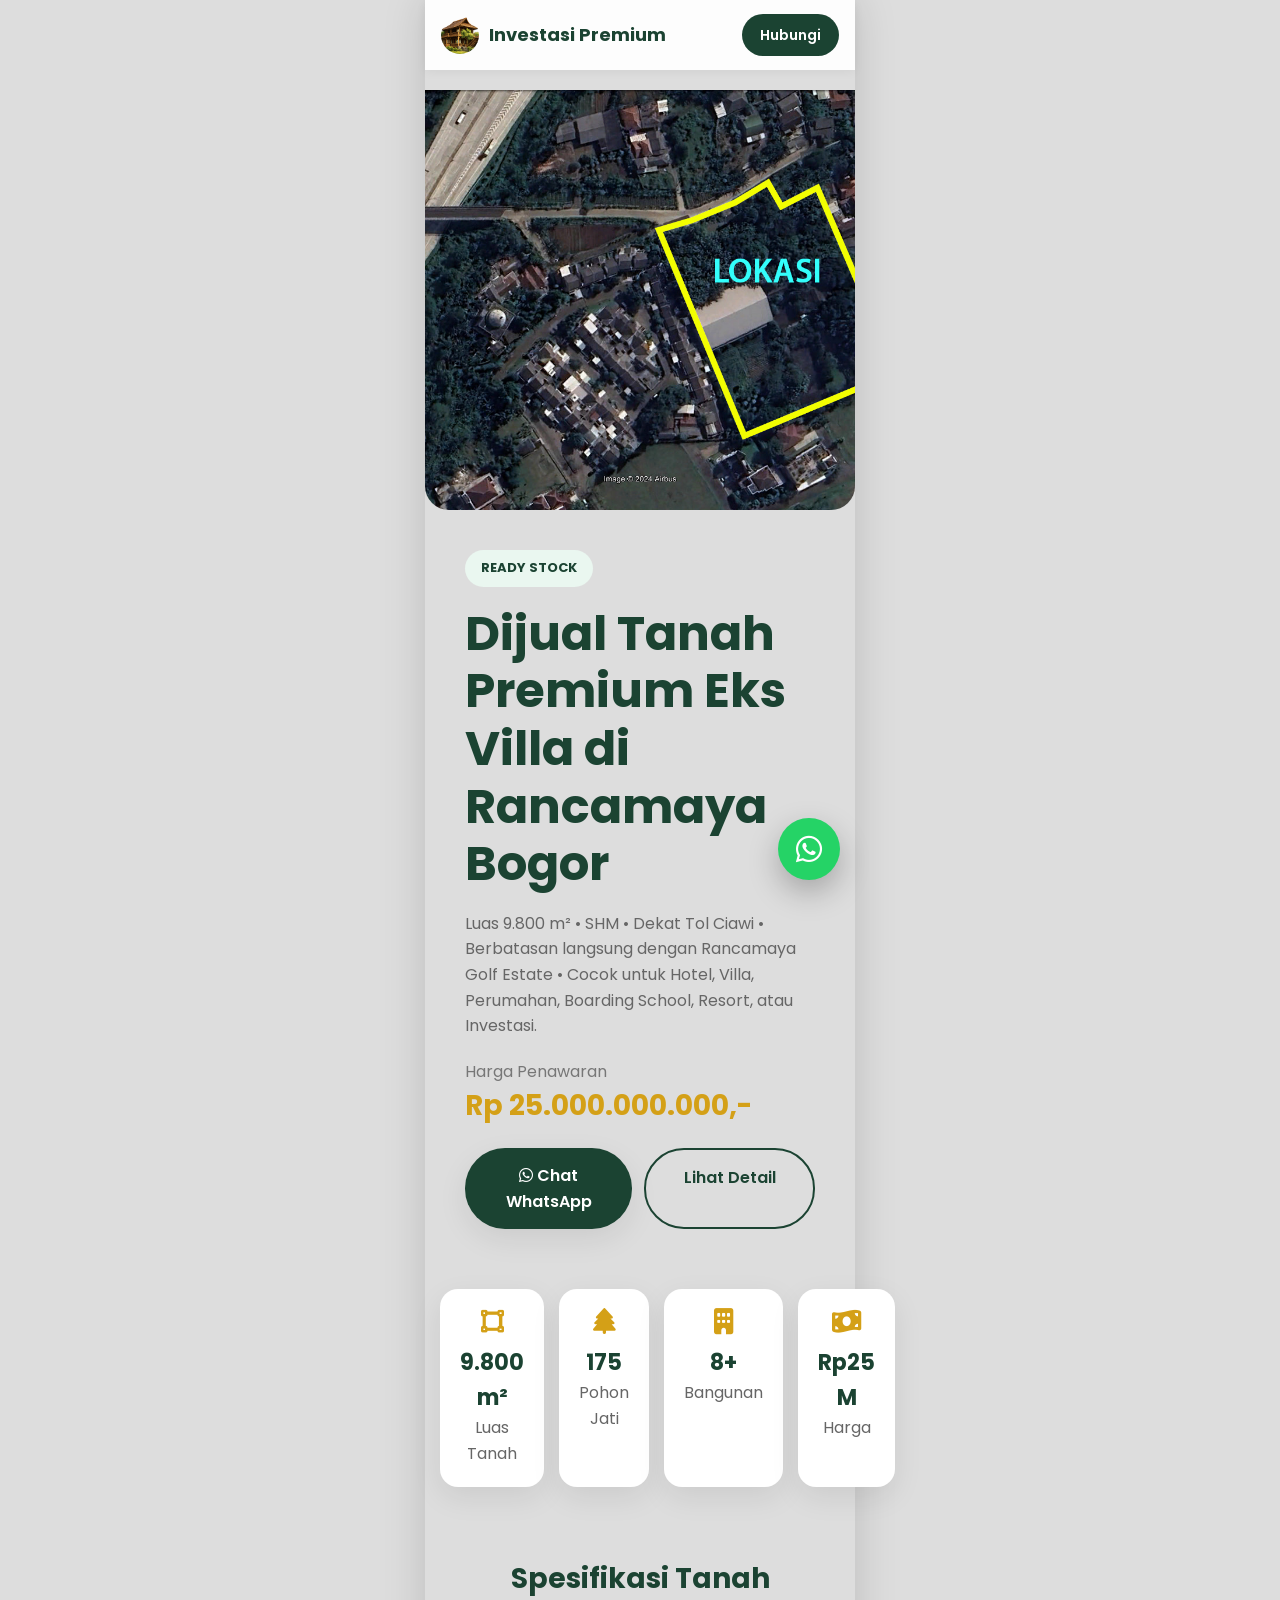
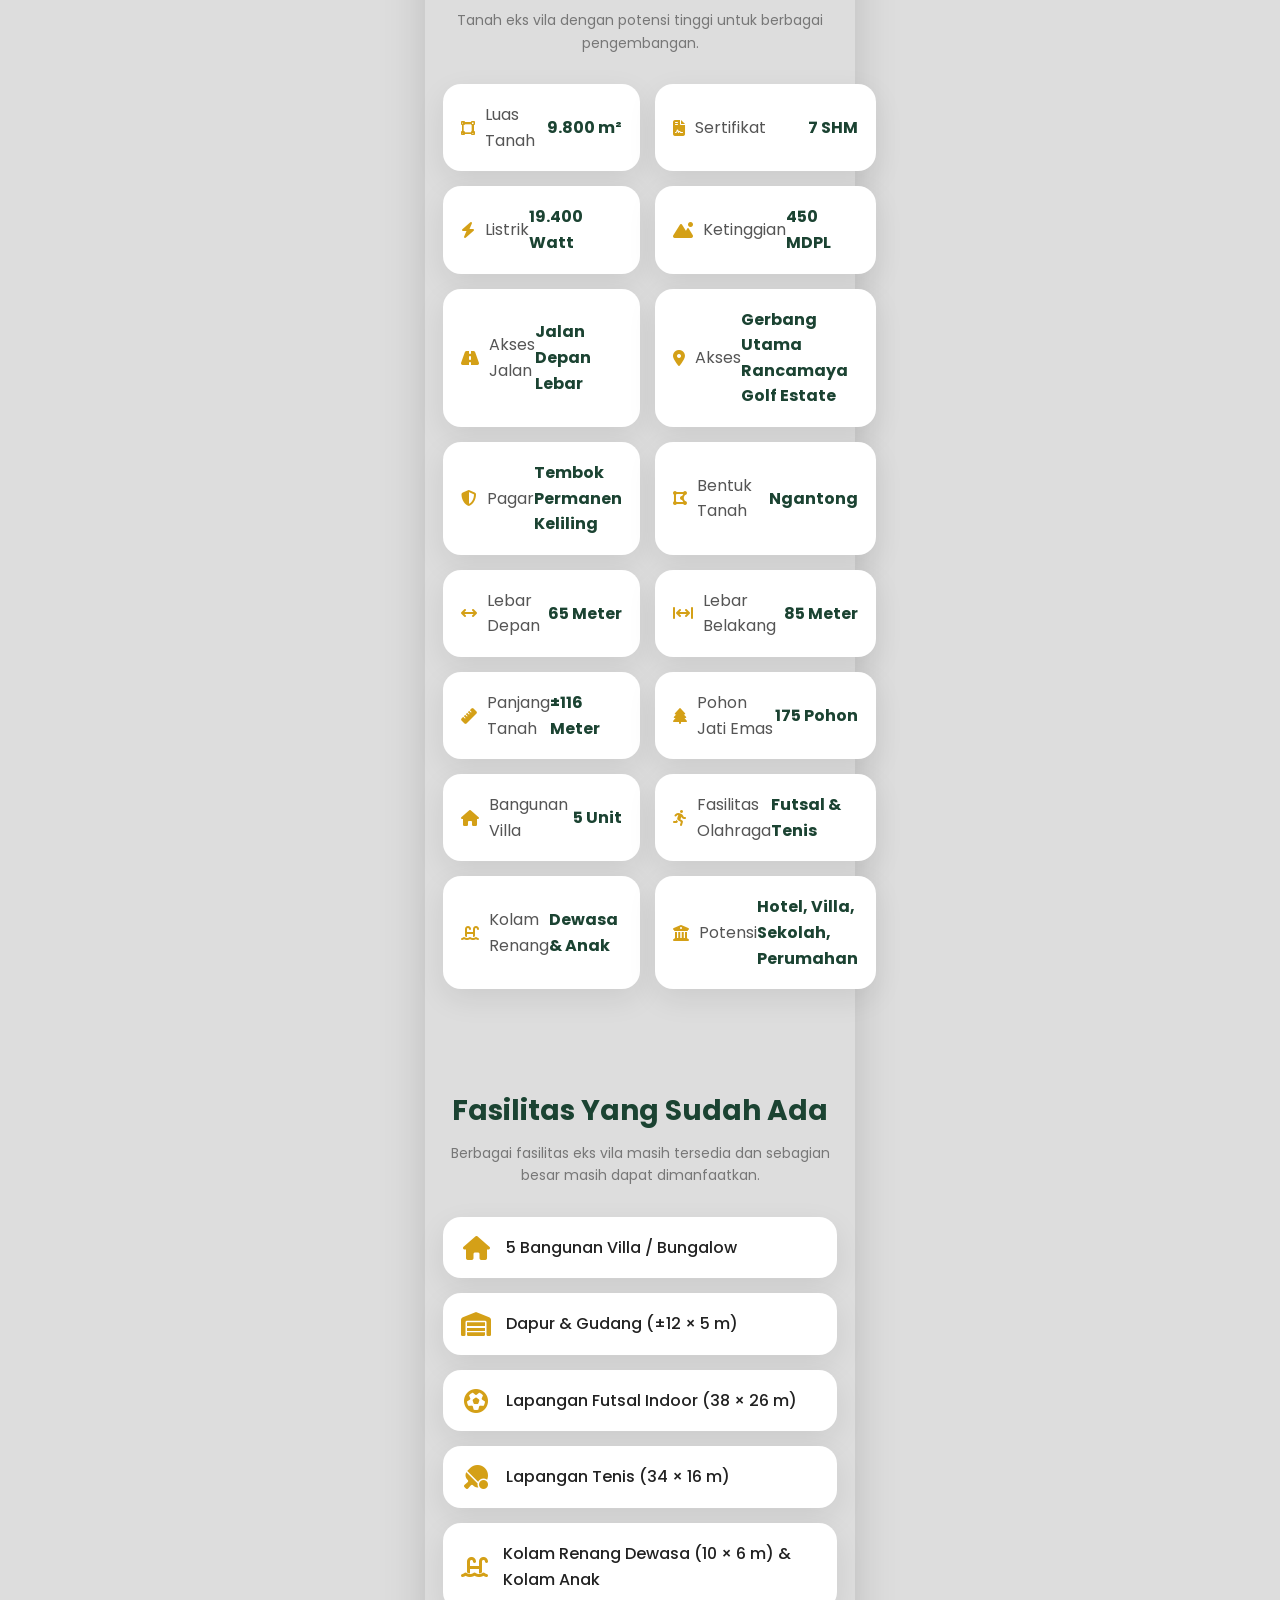
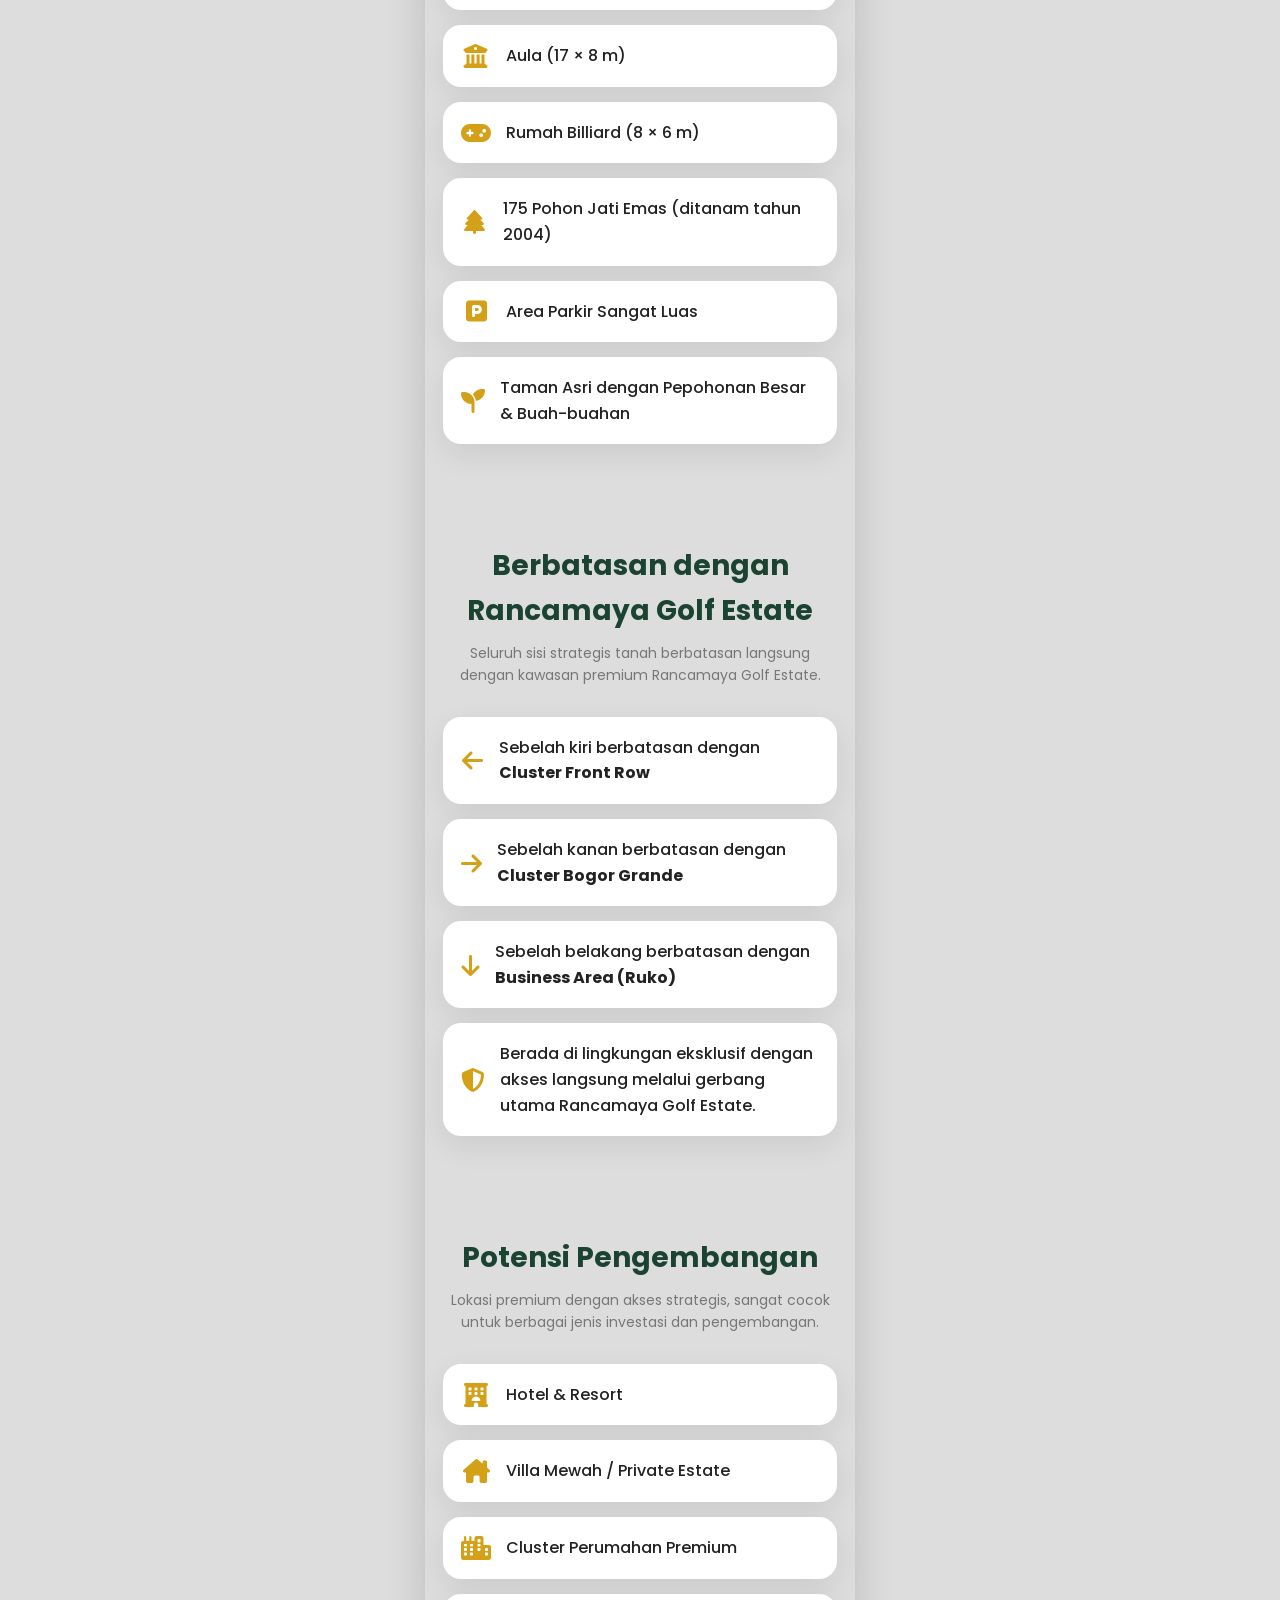
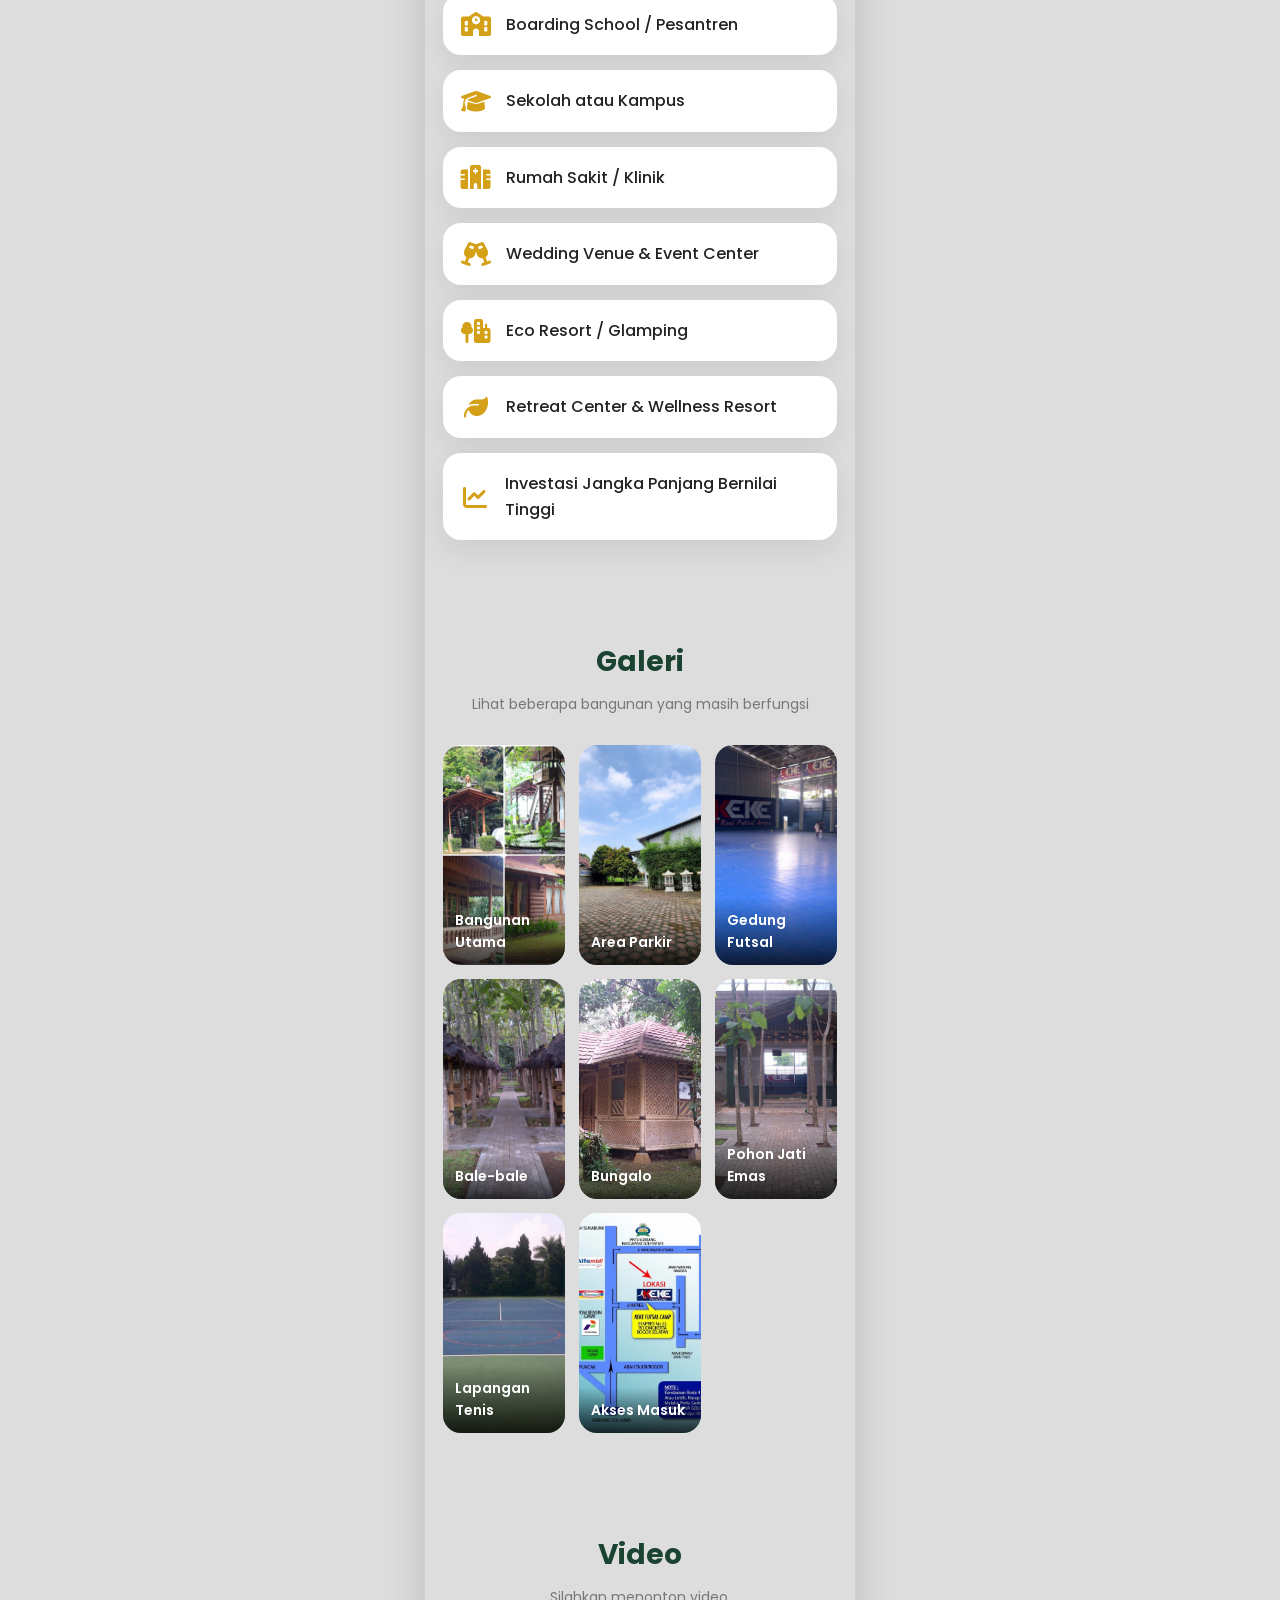
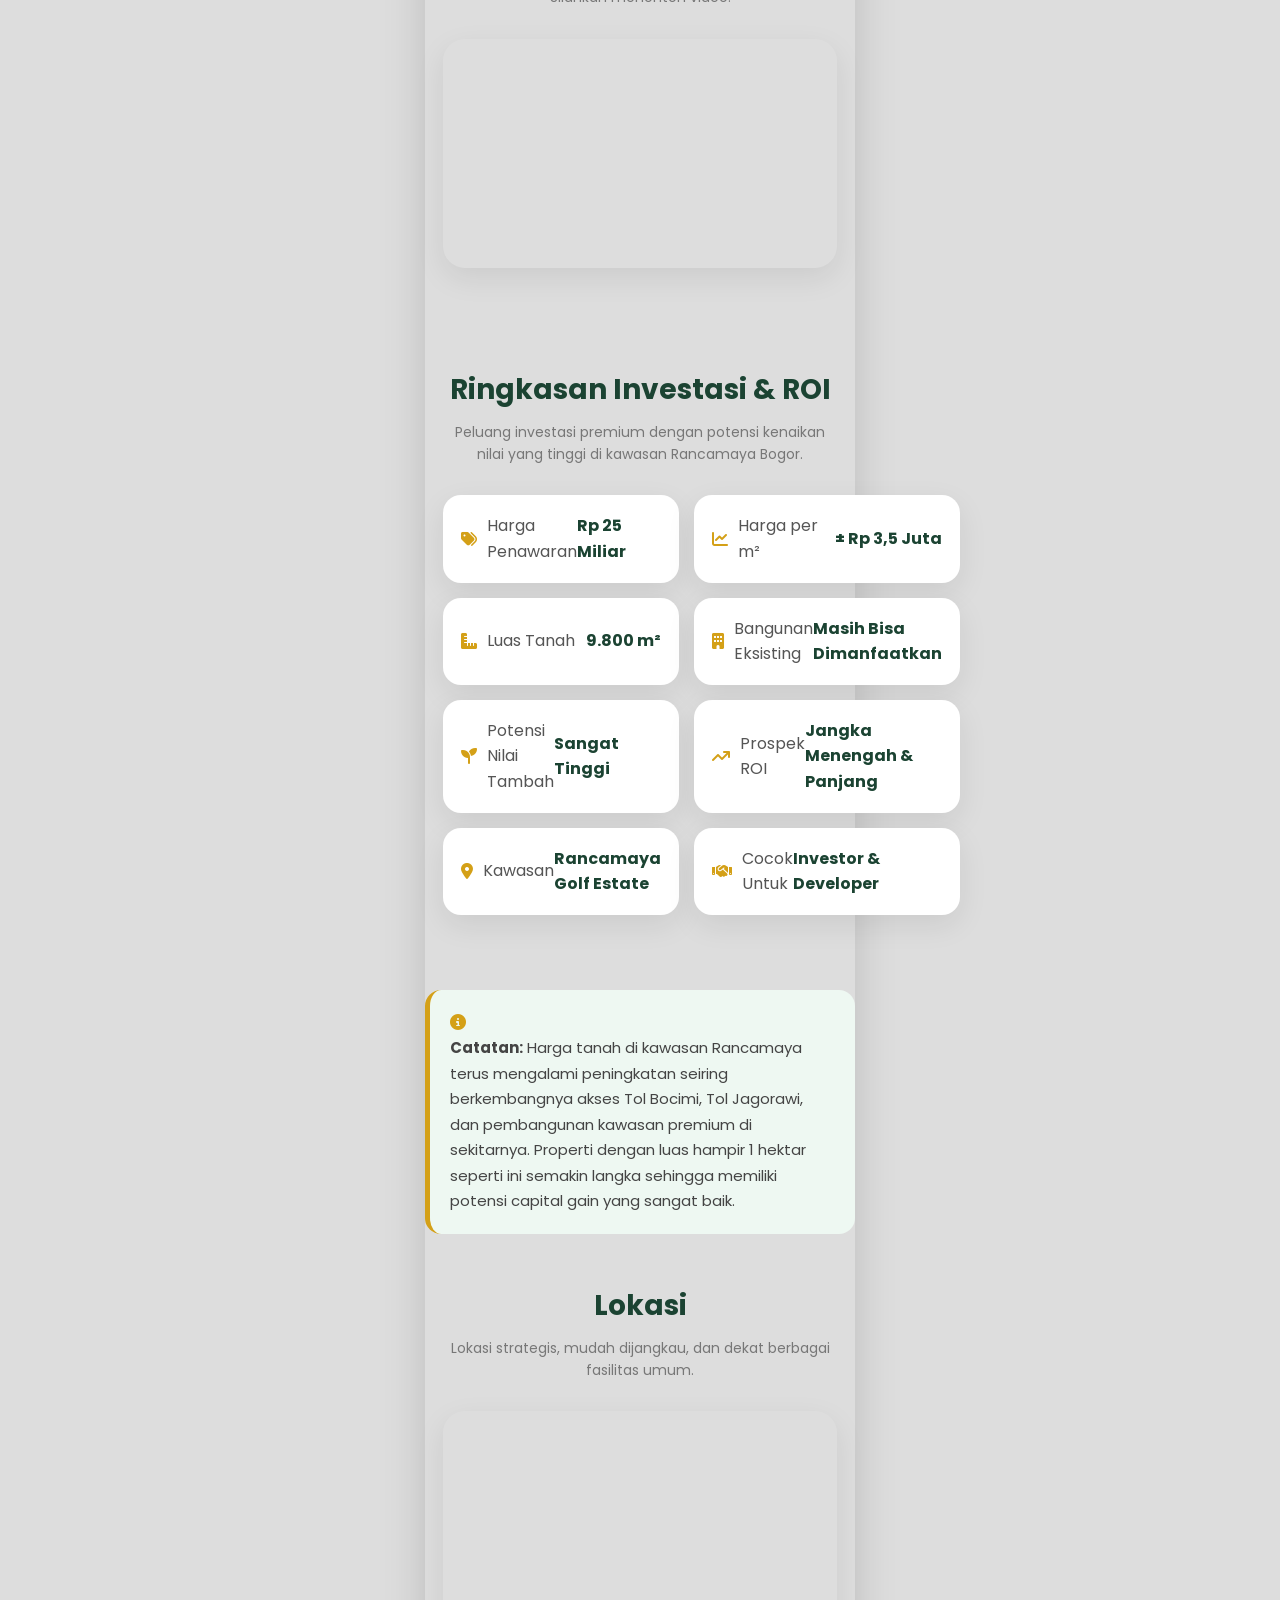
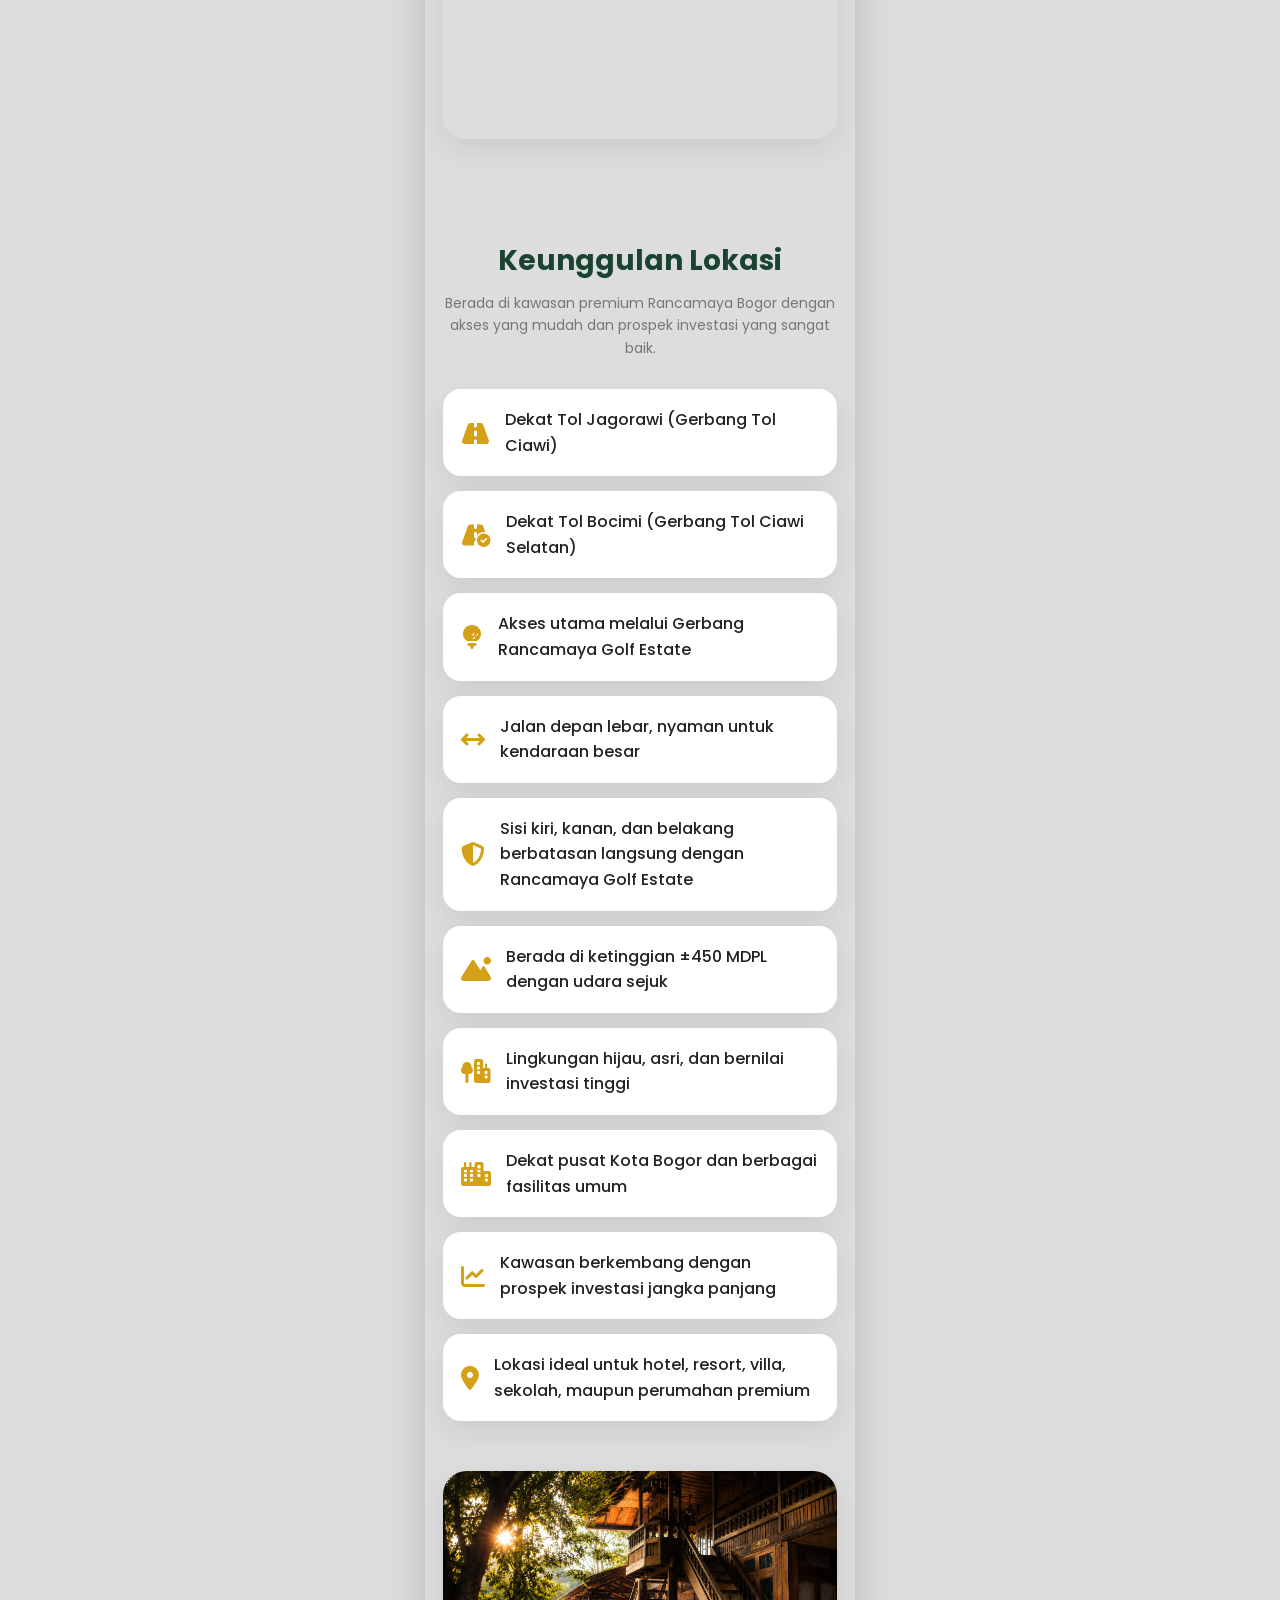
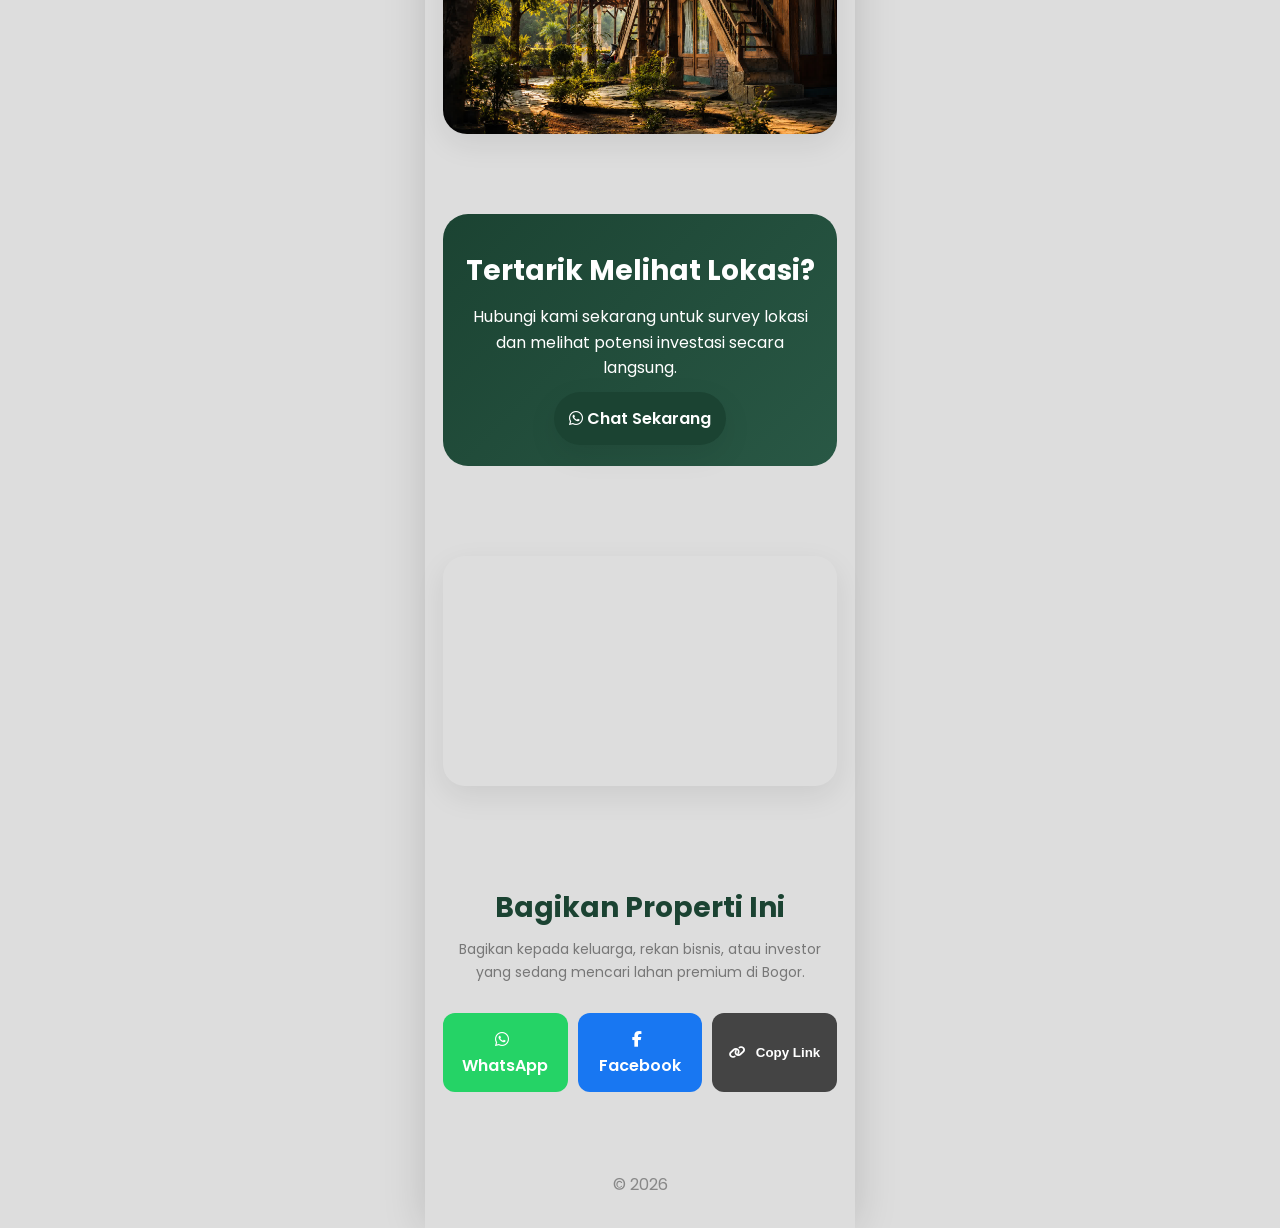
<file: index.html>
<!DOCTYPE html>
<html lang="id">

<head>

<!-- Primary Meta Tags -->
<meta charset="UTF-8">
<meta name="viewport" content="width=device-width, initial-scale=1.0">

<title>
Tanah Eks Villa Dijual di Rancamaya Bogor | 9.800 m² | SHM | Rp25 Miliar
</title>

<meta name="title" content="Tanah Eks Villa Dijual di Rancamaya Bogor | 9.800 m² | Rp25 Miliar">

<meta name="description" content="Dijual tanah eks villa seluas 9.800 m² di Rancamaya Bogor. Dekat Tol Ciawi, akses dari Rancamaya Golf Estate, 7 SHM, cocok untuk hotel, villa, boarding school, resort, atau perumahan.">

<!-- Open Graph / Facebook -->
<meta property="og:type" content="website">
<meta property="og:url" content="https://rontob.github.io/investasi-premium/">
<meta property="og:title" content="Tanah Eks Villa Dijual di Rancamaya Bogor | 9.800 m² | Rp25 Miliar">
<meta property="og:description" content="Tanah eks villa premium seluas 9.800 m² di kawasan Rancamaya Bogor. Dekat Tol Ciawi, akses utama Rancamaya Golf Estate, 7 SHM, cocok untuk hotel, villa mewah, resort, boarding school, dan perumahan.">
<meta property="og:image" content="https://rontob.github.io/investasi-premium/images/cover.jpg">
<meta property="og:image:secure_url" content="https://rontob.github.io/investasi-premium/images/cover.jpg">
<meta property="og:image:type" content="image/jpeg">
<meta property="og:site_name" content="Investasi Premium Rancamaya">
<meta property="og:locale" content="id_ID">

<!-- Twitter Card -->
<meta name="twitter:card" content="summary_large_image">
<meta name="twitter:url" content="https://rontob.github.io/investasi-premium/">
<meta name="twitter:title" content="Tanah Eks Villa Dijual di Rancamaya Bogor | 9.800 m²">
<meta name="twitter:description" content="Lahan premium 9.800 m² di Rancamaya Bogor dengan berbagai fasilitas eks villa. Cocok untuk hotel, resort, villa mewah, boarding school, dan investasi jangka panjang.">
<meta name="twitter:image" content="https://rontob.github.io/investasi-premium/images/cover.jpg">

<!-- Additional SEO -->
<meta name="keywords" content="tanah dijual Rancamaya, tanah Bogor, tanah dekat tol Ciawi, tanah investasi Bogor, lahan hotel Bogor, tanah villa Bogor, tanah resort Bogor, tanah boarding school, tanah perumahan Bogor, Rancamaya Golf Estate">

<meta name="author" content="Ronald 083897906925">
<meta name="robots" content="index,follow">

<link rel="canonical" href="https://rontob.github.io/investasi-premium/">

<link rel="icon" type="image/png" href="images/logo.png">

<meta name="theme-color" content="#1B4332">
    <!-- Google Font -->

    <link rel="preconnect"
        href="https://fonts.googleapis.com">

    <link rel="preconnect"
        href="https://fonts.gstatic.com"
        crossorigin>

    <link href="https://fonts.googleapis.com/css2?family=Poppins:wght@300;400;500;600;700;800&display=swap"
        rel="stylesheet">

    <!-- Font Awesome -->

    <link rel="stylesheet"
        href="https://cdnjs.cloudflare.com/ajax/libs/font-awesome/6.7.2/css/all.min.css">

    <!-- CSS -->

    <link rel="stylesheet"
        href="style.css">

</head>

<body>

<!-- ========================= -->

<header class="header">

<nav class="navbar">

<div class="logo">

<img src="images/logo.png" alt="Logo" loading="lazy">

<span>Investasi Premium</span>

</div>

<a href="https://wa.me/6283897906925?text=Halo,%20saya%20tertarik%20dengan%20Tanah%20Premium%20Eks%20Villa%20di%20Rancamaya%20Bogor.%20Mohon%20informasinya."
class="btn-nav">

Hubungi

</a>

</nav>

</header>

<!-- ========================= -->

<section class="hero">

<img
src="images/cover.jpg"
alt="Rumah Dijual"
class="hero-image"
loading="eager" fetchpriority="high">

<div class="hero-content">

<span class="badge">

READY STOCK

</span>

<h1>
Dijual Tanah Premium Eks Villa di Rancamaya Bogor
</h1>

<p>
Luas 9.800 m² • SHM • Dekat Tol Ciawi • Berbatasan langsung dengan Rancamaya Golf Estate • Cocok untuk Hotel, Villa, Perumahan, Boarding School, Resort, atau Investasi.
</p>

<div class="price">

Harga Penawaran

<strong>
Rp 25.000.000.000,-
</strong>

</div>

<div class="hero-button">

<a

href="https://wa.me/6283897906925?text=Halo,%20saya%20tertarik%20dengan%20Tanah%20Premium%20Eks%20Villa%20di%20Rancamaya%20Bogor.%20Mohon%20informasinya."

class="btn-primary">

<i class="fab fa-whatsapp"></i>

Chat WhatsApp

</a>

<a

href="#spesifikasi"

class="btn-secondary">

Lihat Detail

</a>

</div>

</div>

</section>


<!-- ========================= -->
<!-- QUICK INFO -->
<!-- ========================= -->

<section class="quick-info">

    <div class="item">
        <i class="fa-solid fa-vector-square"></i>
        <h3>9.800 m²</h3>
        <p>Luas Tanah</p>
    </div>

    <div class="item">
        <i class="fa-solid fa-tree"></i>
        <h3>175</h3>
        <p>Pohon Jati</p>
    </div>

    <div class="item">
        <i class="fa-solid fa-building"></i>
        <h3>8+</h3>
        <p>Bangunan</p>
    </div>

    <div class="item">
        <i class="fa-solid fa-money-bill-wave"></i>
        <h3>Rp25 M</h3>
        <p>Harga</p>
    </div>

</section>

<!-- ========================= -->
<!-- SPESIFIKASI -->
<!-- ========================= -->

<section id="spesifikasi" class="section">

    <div class="section-title">
        <h2>Spesifikasi Tanah</h2>
        <p>
            Tanah eks vila dengan potensi tinggi untuk berbagai pengembangan.
        </p>
    </div>

    <div class="spec-card">

        <div>
            <i class="fa-solid fa-vector-square"></i>
            <span>Luas Tanah</span>
            <strong>9.800 m²</strong>
        </div>

        <div>
            <i class="fa-solid fa-file-contract"></i>
            <span>Sertifikat</span>
            <strong>7 SHM</strong>
        </div>

        <div>
            <i class="fa-solid fa-bolt"></i>
            <span>Listrik</span>
            <strong>19.400 Watt</strong>
        </div>

        <div>
            <i class="fa-solid fa-mountain-sun"></i>
            <span>Ketinggian</span>
            <strong>450 MDPL</strong>
        </div>

        <div>
            <i class="fa-solid fa-road"></i>
            <span>Akses Jalan</span>
            <strong>Jalan Depan Lebar</strong>
        </div>

        <div>
            <i class="fa-solid fa-location-dot"></i>
            <span>Akses</span>
            <strong>Gerbang Utama Rancamaya Golf Estate</strong>
        </div>

        <div>
            <i class="fa-solid fa-shield-halved"></i>
            <span>Pagar</span>
            <strong>Tembok Permanen Keliling</strong>
        </div>

        <div>
            <i class="fa-solid fa-draw-polygon"></i>
            <span>Bentuk Tanah</span>
            <strong>Ngantong</strong>
        </div>

        <div>
            <i class="fa-solid fa-arrows-left-right"></i>
            <span>Lebar Depan</span>
            <strong>65 Meter</strong>
        </div>

        <div>
            <i class="fa-solid fa-arrows-left-right-to-line"></i>
            <span>Lebar Belakang</span>
            <strong>85 Meter</strong>
        </div>

        <div>
            <i class="fa-solid fa-ruler"></i>
            <span>Panjang Tanah</span>
            <strong>±116 Meter</strong>
        </div>

        <div>
            <i class="fa-solid fa-tree"></i>
            <span>Pohon Jati Emas</span>
            <strong>175 Pohon</strong>
        </div>

        <div>
            <i class="fa-solid fa-house"></i>
            <span>Bangunan Villa</span>
            <strong>5 Unit</strong>
        </div>

        <div>
            <i class="fa-solid fa-person-running"></i>
            <span>Fasilitas Olahraga</span>
            <strong>Futsal & Tenis</strong>
        </div>

        <div>
            <i class="fa-solid fa-water-ladder"></i>
            <span>Kolam Renang</span>
            <strong>Dewasa & Anak</strong>
        </div>

        <div>
            <i class="fa-solid fa-building-columns"></i>
            <span>Potensi</span>
            <strong>Hotel, Villa, Sekolah, Perumahan</strong>
        </div>

    </div>

</section>

<!-- ====== BAGIAN 2 DIMULAI DI SINI ====== -->
<!-- ========================= -->
<!-- FASILITAS YANG SUDAH ADA -->
<!-- ========================= -->

<section id="fasilitas" class="section">

    <div class="section-title">
        <h2>Fasilitas Yang Sudah Ada</h2>
        <p>
            Berbagai fasilitas eks vila masih tersedia dan sebagian besar masih dapat dimanfaatkan.
        </p>
    </div>

    <div class="feature-list">

        <div class="feature-item">
            <i class="fa-solid fa-house"></i>
            <span>5 Bangunan Villa / Bungalow</span>
        </div>

        <div class="feature-item">
            <i class="fa-solid fa-warehouse"></i>
            <span>Dapur & Gudang (±12 × 5 m)</span>
        </div>

        <div class="feature-item">
            <i class="fa-solid fa-futbol"></i>
            <span>Lapangan Futsal Indoor (38 × 26 m)</span>
        </div>

        <div class="feature-item">
            <i class="fa-solid fa-table-tennis-paddle-ball"></i>
            <span>Lapangan Tenis (34 × 16 m)</span>
        </div>

        <div class="feature-item">
            <i class="fa-solid fa-water-ladder"></i>
            <span>Kolam Renang Dewasa (10 × 6 m) & Kolam Anak</span>
        </div>

        <div class="feature-item">
            <i class="fa-solid fa-building-columns"></i>
            <span>Aula (17 × 8 m)</span>
        </div>

        <div class="feature-item">
            <i class="fa-solid fa-gamepad"></i>
            <span>Rumah Billiard (8 × 6 m)</span>
        </div>

        <div class="feature-item">
            <i class="fa-solid fa-tree"></i>
            <span>175 Pohon Jati Emas (ditanam tahun 2004)</span>
        </div>

        <div class="feature-item">
            <i class="fa-solid fa-square-parking"></i>
            <span>Area Parkir Sangat Luas</span>
        </div>

        <div class="feature-item">
            <i class="fa-solid fa-seedling"></i>
            <span>Taman Asri dengan Pepohonan Besar & Buah-buahan</span>
        </div>

    </div>

</section>

<!-- ========================= -->
<!-- BATAS TANAH -->
<!-- ========================= -->

<section id="batas-tanah" class="section">

    <div class="section-title">
        <h2>Berbatasan dengan Rancamaya Golf Estate</h2>
        <p>
            Seluruh sisi strategis tanah berbatasan langsung dengan kawasan premium
            Rancamaya Golf Estate.
        </p>
    </div>

    <div class="feature-list">

        <div class="feature-item">
            <i class="fa-solid fa-arrow-left"></i>
            <span>
                Sebelah kiri berbatasan dengan <strong>Cluster Front Row</strong>
            </span>
        </div>

        <div class="feature-item">
            <i class="fa-solid fa-arrow-right"></i>
            <span>
                Sebelah kanan berbatasan dengan <strong>Cluster Bogor Grande</strong>
            </span>
        </div>

        <div class="feature-item">
            <i class="fa-solid fa-arrow-down"></i>
            <span>
                Sebelah belakang berbatasan dengan <strong>Business Area (Ruko)</strong>
            </span>
        </div>

        <div class="feature-item">
            <i class="fa-solid fa-shield-halved"></i>
            <span>
                Berada di lingkungan eksklusif dengan akses langsung melalui gerbang utama Rancamaya Golf Estate.
            </span>
        </div>

    </div>

</section>
    
    <!-- ========================= -->
<!-- POTENSI PENGEMBANGAN -->
<!-- ========================= -->

<section id="potensi" class="section">

    <div class="section-title">
        <h2>Potensi Pengembangan</h2>
        <p>
            Lokasi premium dengan akses strategis, sangat cocok untuk berbagai jenis investasi dan pengembangan.
        </p>
    </div>

    <div class="feature-list">

        <div class="feature-item">
            <i class="fa-solid fa-hotel"></i>
            <span>Hotel & Resort</span>
        </div>

        <div class="feature-item">
            <i class="fa-solid fa-house-chimney"></i>
            <span>Villa Mewah / Private Estate</span>
        </div>

        <div class="feature-item">
            <i class="fa-solid fa-city"></i>
            <span>Cluster Perumahan Premium</span>
        </div>

        <div class="feature-item">
            <i class="fa-solid fa-school"></i>
            <span>Boarding School / Pesantren</span>
        </div>

        <div class="feature-item">
            <i class="fa-solid fa-graduation-cap"></i>
            <span>Sekolah atau Kampus</span>
        </div>

        <div class="feature-item">
            <i class="fa-solid fa-hospital"></i>
            <span>Rumah Sakit / Klinik</span>
        </div>

        <div class="feature-item">
            <i class="fa-solid fa-champagne-glasses"></i>
            <span>Wedding Venue & Event Center</span>
        </div>

        <div class="feature-item">
            <i class="fa-solid fa-tree-city"></i>
            <span>Eco Resort / Glamping</span>
        </div>

        <div class="feature-item">
            <i class="fa-solid fa-leaf"></i>
            <span>Retreat Center & Wellness Resort</span>
        </div>

        <div class="feature-item">
            <i class="fa-solid fa-chart-line"></i>
            <span>Investasi Jangka Panjang Bernilai Tinggi</span>
        </div>

    </div>

</section>

<!-- ========================= -->
<!-- GALERI -->
<!-- ========================= -->

    
    <section id="gallery" class="section">

    <div class="section-title">
        <h2>Galeri</h2>
        <p>Lihat beberapa bangunan yang masih berfungsi</p>
    </div>

    <div class="gallery">

        <div class="gallery-item">
            <img src="images/bangunanutama.jpg"
                 alt="Bangunan Utama"
                 loading="lazy"
                 onclick="openImage(this.src)">
            <div class="gallery-caption">Bangunan Utama</div>
        </div>

        <div class="gallery-item">
            <img src="images/parkir.jpeg"
                 alt="Area Parkir Luas"
                 loading="lazy"
                 onclick="openImage(this.src)">
            <div class="gallery-caption">Area Parkir</div>
        </div>

        <div class="gallery-item">
            <img src="images/futsal.jpeg"
                 alt="Gedung Futsal"
                 loading="lazy"
                 onclick="openImage(this.src)">
            <div class="gallery-caption">Gedung Futsal</div>
        </div>

        <div class="gallery-item">
            <img src="images/balebale.jpeg"
                 alt="Dapur"
                 loading="lazy"
                 onclick="openImage(this.src)">
            <div class="gallery-caption">Bale-bale</div>
        </div>

        <div class="gallery-item">
            <img src="images/bungalo.jpeg"
                 alt="Bungalo"
                 loading="lazy"
                 onclick="openImage(this.src)">
            <div class="gallery-caption">Bungalo</div>
        </div>

        <div class="gallery-item">
            <img src="images/pintumasukfutsal.jpeg"
                 alt="Area Masuk Futsal"
                 loading="lazy"
                 onclick="openImage(this.src)">
            <div class="gallery-caption">Pohon Jati Emas</div>
        </div>
        <div class="gallery-item">
            <img src="images/tenis.jpeg"
                 alt="Lapangan Tenis"
                 loading="lazy"
                 onclick="openImage(this.src)">
            <div class="gallery-caption">Lapangan Tenis</div>
        </div>

            <div class="gallery-item">
            <img src="images/map.webp"
                 alt="Map Akses Masuk"
                 loading="lazy"
                 onclick="openImage(this.src)">
            <div class="gallery-caption">Akses Masuk</div>
                </div>
    </div>

    </section>

<!-- ========================= -->
<!-- VIDEO -->
<!-- ========================= -->

<section class="section">

    <div class="section-title">

        <h2>Video</h2>

        <p>
            Silahkan menonton video.
        </p>

    </div>

    <div class="video-box">

        <iframe
            src="https://www.youtube.com/embed/E-bvQVPgO90"
            title="Video 1"
            loading="lazy"
            allowfullscreen>
        </iframe>

    </div>


</section>


    <!-- ========================= -->
<!-- RINGKASAN INVESTASI & ROI -->
<!-- ========================= -->

<section id="investasi" class="section">

    <div class="section-title">
        <h2>Ringkasan Investasi & ROI</h2>
        <p>
            Peluang investasi premium dengan potensi kenaikan nilai yang tinggi di kawasan Rancamaya Bogor.
        </p>
    </div>

    <div class="spec-card">

        <div>
            <i class="fa-solid fa-tags"></i>
            <span>Harga Penawaran</span>
            <strong>Rp 25 Miliar</strong>
        </div>

        <div>
            <i class="fa-solid fa-chart-line"></i>
            <span>Harga per m²</span>
            <strong>± Rp 3,5 Juta</strong>
        </div>

        <div>
            <i class="fa-solid fa-ruler-combined"></i>
            <span>Luas Tanah</span>
            <strong>9.800 m²</strong>
        </div>

        <div>
            <i class="fa-solid fa-building"></i>
            <span>Bangunan Eksisting</span>
            <strong>Masih Bisa Dimanfaatkan</strong>
        </div>

        <div>
            <i class="fa-solid fa-seedling"></i>
            <span>Potensi Nilai Tambah</span>
            <strong>Sangat Tinggi</strong>
        </div>

        <div>
            <i class="fa-solid fa-arrow-trend-up"></i>
            <span>Prospek ROI</span>
            <strong>Jangka Menengah & Panjang</strong>
        </div>

        <div>
            <i class="fa-solid fa-location-dot"></i>
            <span>Kawasan</span>
            <strong>Rancamaya Golf Estate</strong>
        </div>

        <div>
            <i class="fa-solid fa-handshake"></i>
            <span>Cocok Untuk</span>
            <strong>Investor & Developer</strong>
        </div>

    </div>

</section>
    <div class="cta-note">

    <i class="fa-solid fa-circle-info"></i>

    <p>
        <strong>Catatan:</strong> Harga tanah di kawasan Rancamaya terus mengalami peningkatan seiring berkembangnya akses Tol Bocimi, Tol Jagorawi, dan pembangunan kawasan premium di sekitarnya. Properti dengan luas hampir 1 hektar seperti ini semakin langka sehingga memiliki potensi capital gain yang sangat baik.
    </p>

    </div>

<!-- ========================= -->
<!-- LOKASI -->
<!-- ========================= -->

<section id="lokasi" class="section">

    <div class="section-title">
        <h2>Lokasi</h2>
        <p>Lokasi strategis, mudah dijangkau, dan dekat berbagai fasilitas umum.</p>
    </div>

    <div class="map">

              <iframe
            src="https://www.google.com/maps?q=Keke+Futsal+Arena+Bogor&output=embed"
            loading="lazy"
            allowfullscreen
            referrerpolicy="strict-origin-when-cross-origin"
            title="Lokasi Rumah Dijual Cinere Residence">
              </iframe>

    </div>

</section>
<!-- ========================= -->
<!-- KEUNGGULAN LOKASI -->
<!-- ========================= -->

<section id="keunggulan-lokasi" class="section">

    <div class="section-title">
        <h2>Keunggulan Lokasi</h2>
        <p>
            Berada di kawasan premium Rancamaya Bogor dengan akses yang mudah dan prospek investasi yang sangat baik.
        </p>
    </div>

    <div class="feature-list">

        <div class="feature-item">
            <i class="fa-solid fa-road"></i>
            <span>Dekat Tol Jagorawi (Gerbang Tol Ciawi)</span>
        </div>

        <div class="feature-item">
            <i class="fa-solid fa-road-circle-check"></i>
            <span>Dekat Tol Bocimi (Gerbang Tol Ciawi Selatan)</span>
        </div>

        <div class="feature-item">
            <i class="fa-solid fa-golf-ball-tee"></i>
            <span>Akses utama melalui Gerbang Rancamaya Golf Estate</span>
        </div>

        <div class="feature-item">
            <i class="fa-solid fa-arrows-left-right"></i>
            <span>Jalan depan lebar, nyaman untuk kendaraan besar</span>
        </div>

        <div class="feature-item">
            <i class="fa-solid fa-shield-halved"></i>
            <span>Sisi kiri, kanan, dan belakang berbatasan langsung dengan Rancamaya Golf Estate</span>
        </div>

        <div class="feature-item">
            <i class="fa-solid fa-mountain-sun"></i>
            <span>Berada di ketinggian ±450 MDPL dengan udara sejuk</span>
        </div>

        <div class="feature-item">
            <i class="fa-solid fa-tree-city"></i>
            <span>Lingkungan hijau, asri, dan bernilai investasi tinggi</span>
        </div>

        <div class="feature-item">
            <i class="fa-solid fa-city"></i>
            <span>Dekat pusat Kota Bogor dan berbagai fasilitas umum</span>
        </div>

        <div class="feature-item">
            <i class="fa-solid fa-chart-line"></i>
            <span>Kawasan berkembang dengan prospek investasi jangka panjang</span>
        </div>

        <div class="feature-item">
            <i class="fa-solid fa-location-dot"></i>
            <span>Lokasi ideal untuk hotel, resort, villa, sekolah, maupun perumahan premium</span>
        </div>

    </div>

</section>

    <!-- ========================= -->
<!-- FULL IMAGE -->
<!-- ========================= -->

<section class="section image-banner">

    <img
        src="images/art.jpg"
        alt="Investasi Tanah Premium Rancamaya"
        loading="lazy">

</section>
<!-- ========================= -->
<!-- CALL TO ACTION -->
<!-- ========================= -->

<section class="cta">

<h2>

Tertarik Melihat Lokasi?

</h2>

<p>

Hubungi kami sekarang untuk survey lokasi dan melihat potensi investasi secara langsung.
    
</p>

<a
href="https://wa.me/6283897906925?text=Halo,%20saya%20tertarik%20dengan%20Tanah%20Premium%20Eks%20Villa%20di%20Rancamaya%20Bogor.%20Mohon%20informasinya."
class="btn-primary">

<i class="fab fa-whatsapp"></i>

Chat Sekarang

</a>

</section>
    <section class="section">
            <div class="video-box">

        <iframe
            src="https://www.youtube.com/embed/zc4q4cCRBk8"
            title="Video 2"
            loading="lazy"
            allowfullscreen>
        </iframe>

            </div>
            
        </section>
<!-- ========================= -->
<!-- BAGIKAN PROPERTI -->
<!-- ========================= -->

<section class="section" id="share">

    <div class="section-title">
        <h2>Bagikan Properti Ini</h2>
        <p>
            Bagikan kepada keluarga, rekan bisnis, atau investor yang sedang mencari lahan premium di Bogor.
        </p>
    </div>

    <div class="share-buttons">

        <a href="#" id="shareWhatsapp" class="share-btn whatsapp">
            <i class="fab fa-whatsapp"></i>
            WhatsApp
        </a>

        <a href="#" id="shareFacebook" class="share-btn facebook" target="_blank">
            <i class="fab fa-facebook-f"></i>
            Facebook
        </a>

        <button type="button" id="copyLink" class="share-btn copy">
            <i class="fa-solid fa-link"></i>
            Copy Link
        </button>

    </div>

</section>

<!-- ========================= -->
<!-- FOOTER -->
<!-- ========================= -->

<footer>

    <p>
        © 2026 
    </p>

</footer>

<!-- ========================= -->
<!-- FLOATING WHATSAPP -->
<!-- ========================= -->

<a
    href="https://wa.me/6283897906925?text=Halo,%20saya%20tertarik%20dengan%20Tanah%20Premium%20Eks%20Villa%20di%20Rancamaya%20Bogor.%20Mohon%20informasinya."
    class="floating-wa"
    target="_blank"
    aria-label="Chat WhatsApp">

    <i class="fab fa-whatsapp"></i>

</a>

<!-- ========================= -->
<!-- LIGHTBOX -->
<!-- ========================= -->

<div id="imageModal" class="image-modal">

    <span class="close-btn" onclick="closeImage()">&times;</span>

    <img id="modalImg" alt="Foto Properti">

</div>

<!-- ========================= -->
<!-- JAVASCRIPT -->
<!-- ========================= -->

<script src="script.js"></script>

</body>

</html>
</file>
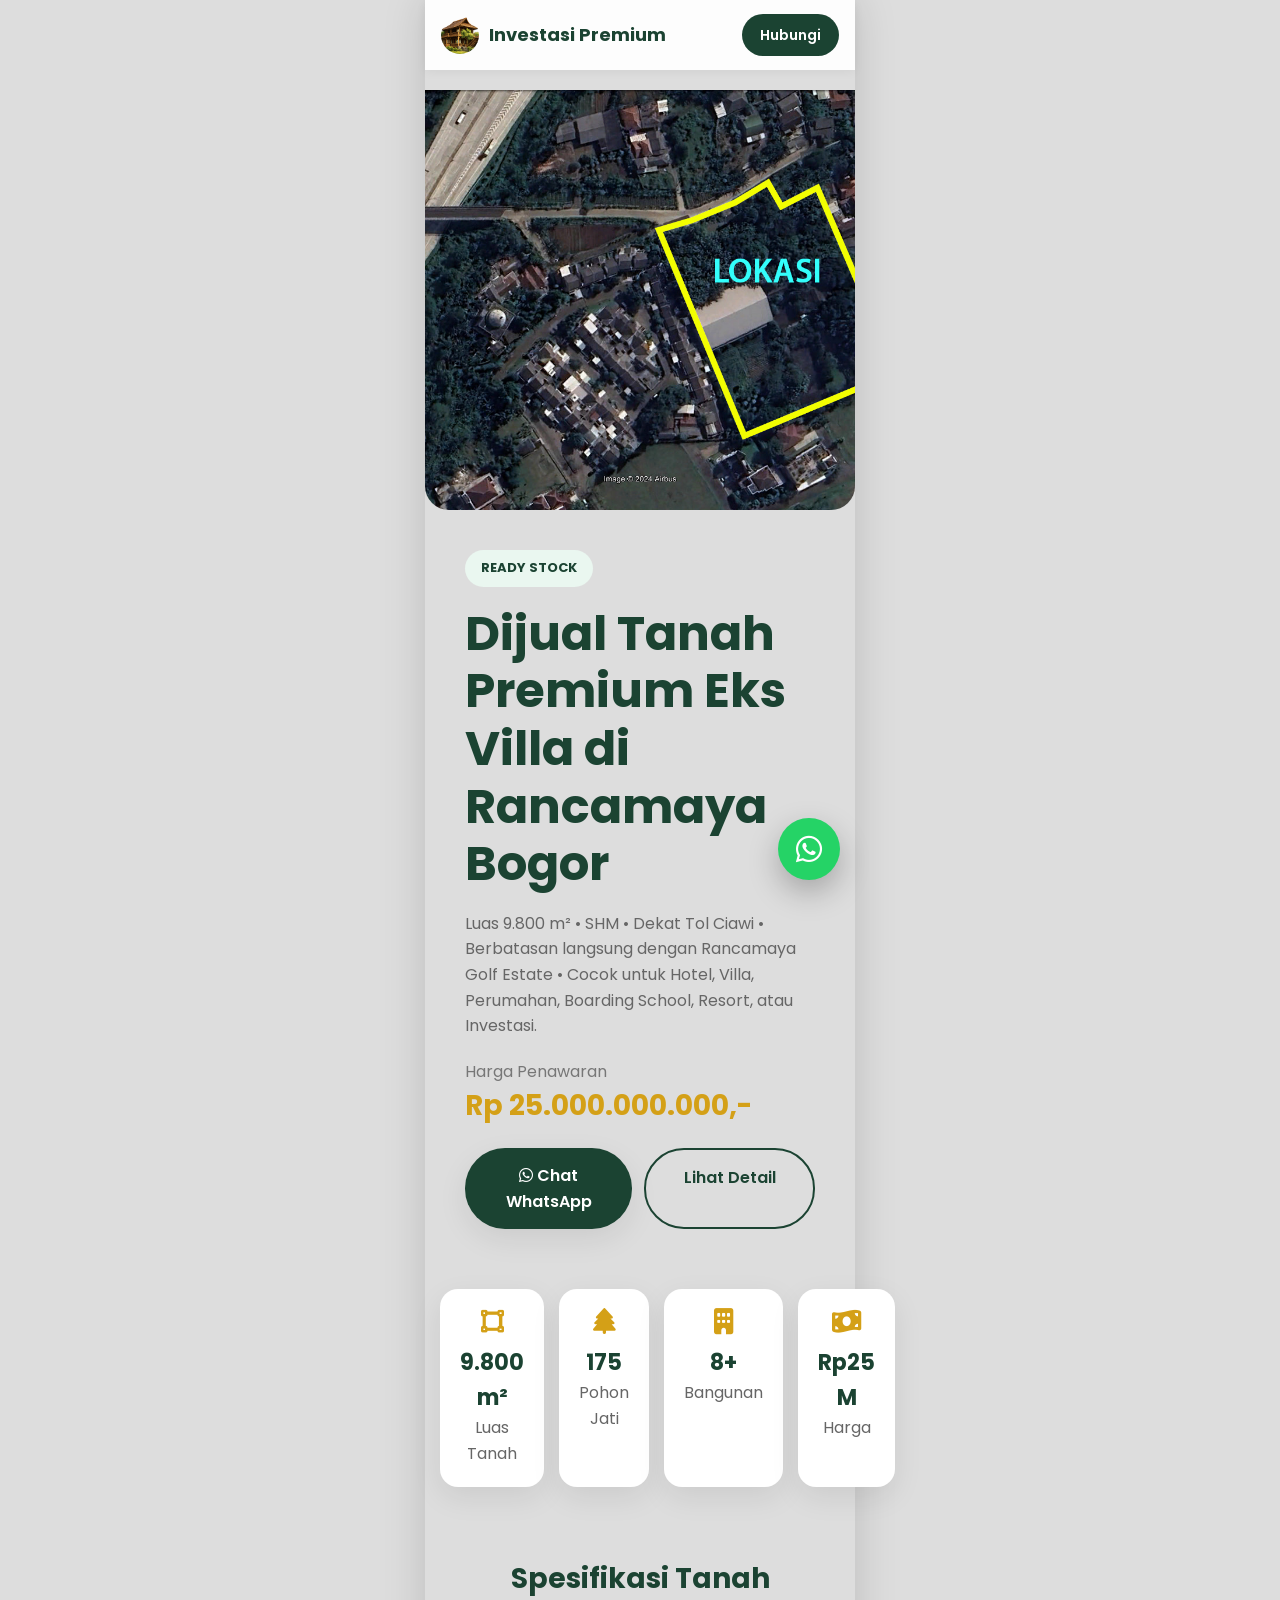
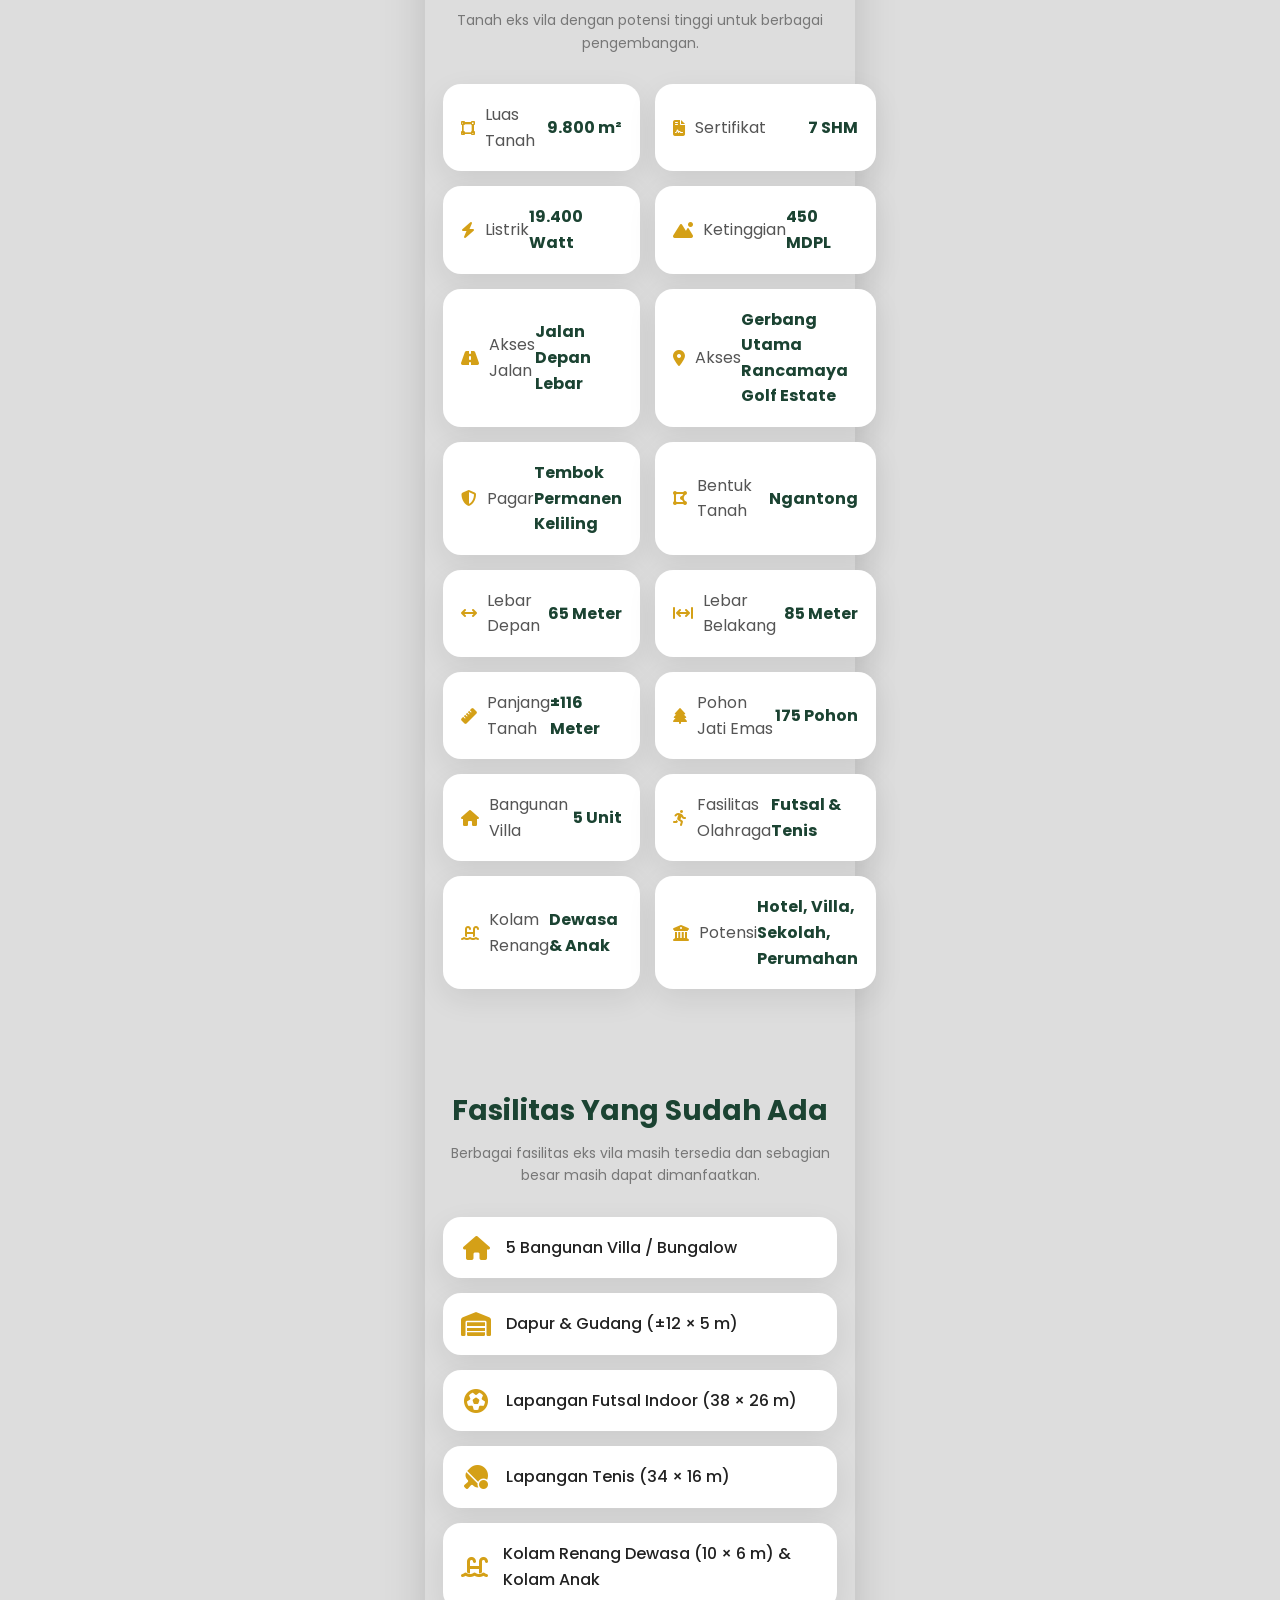
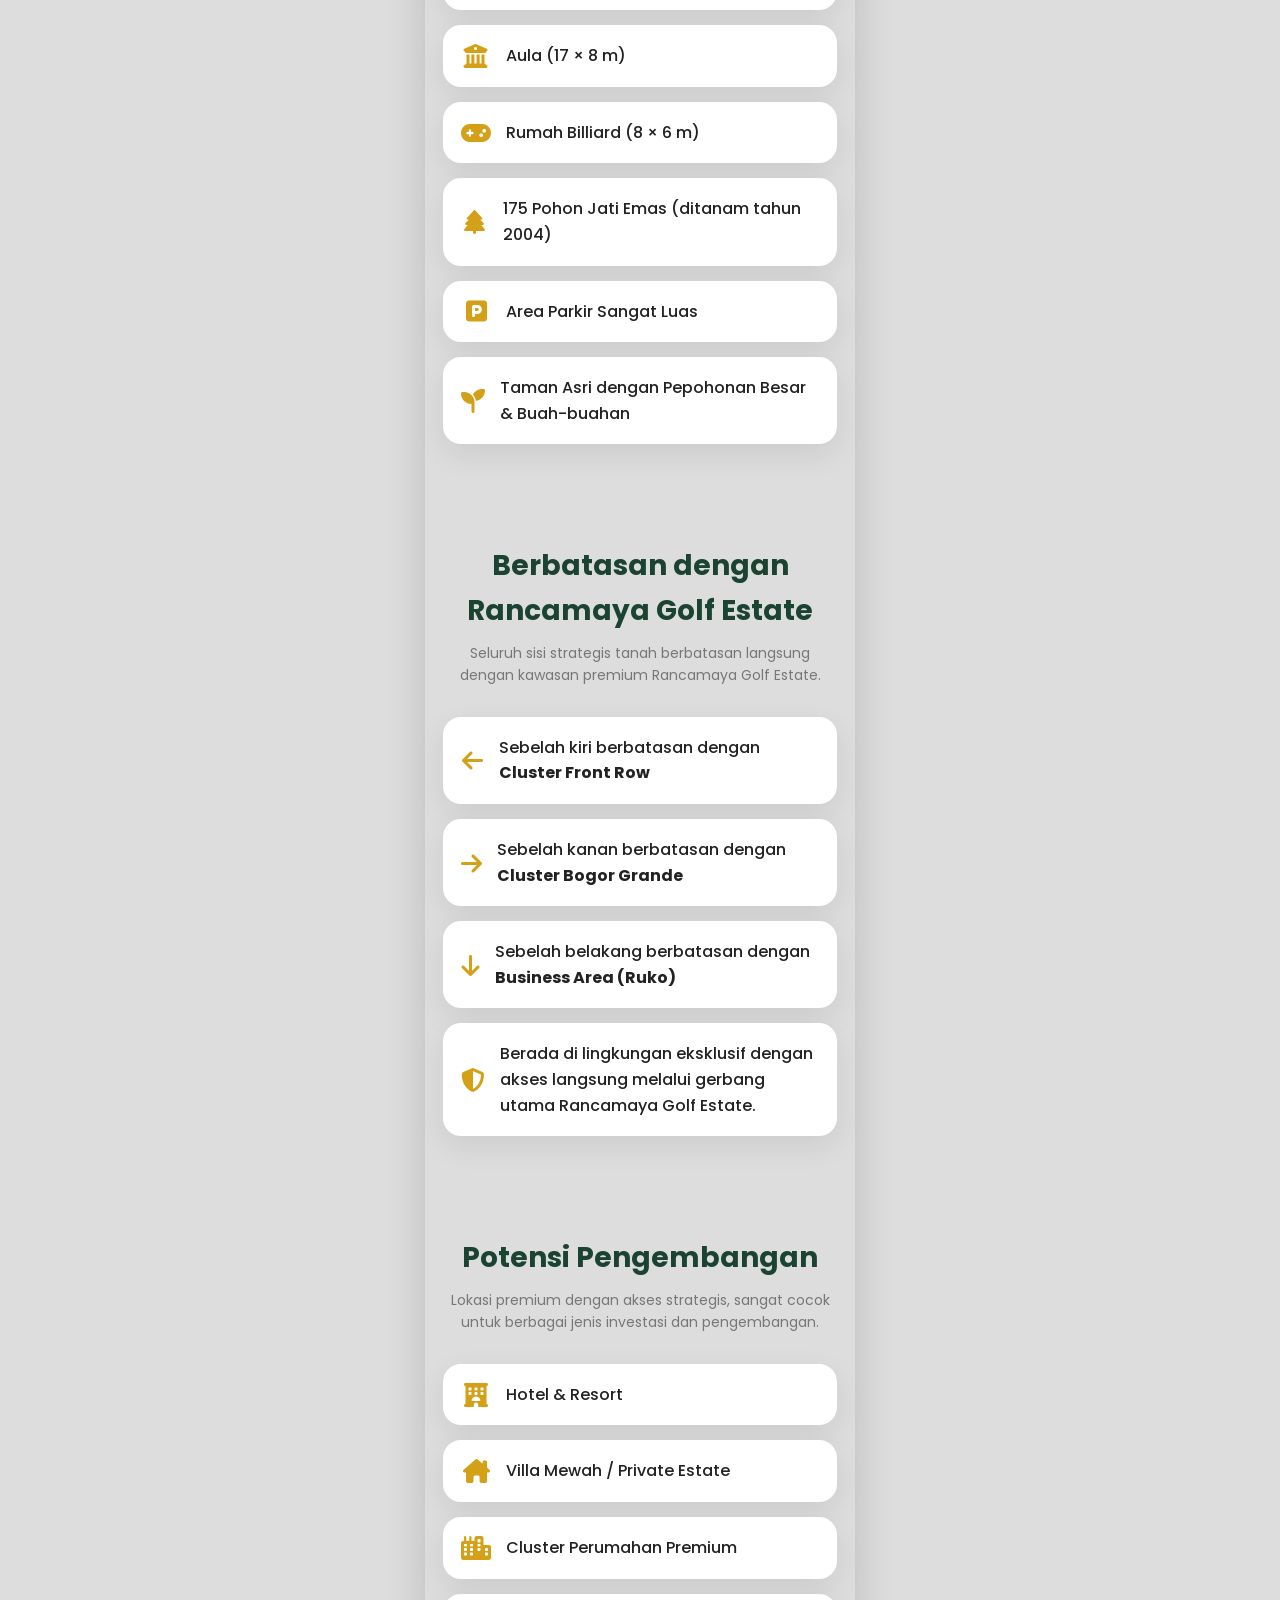
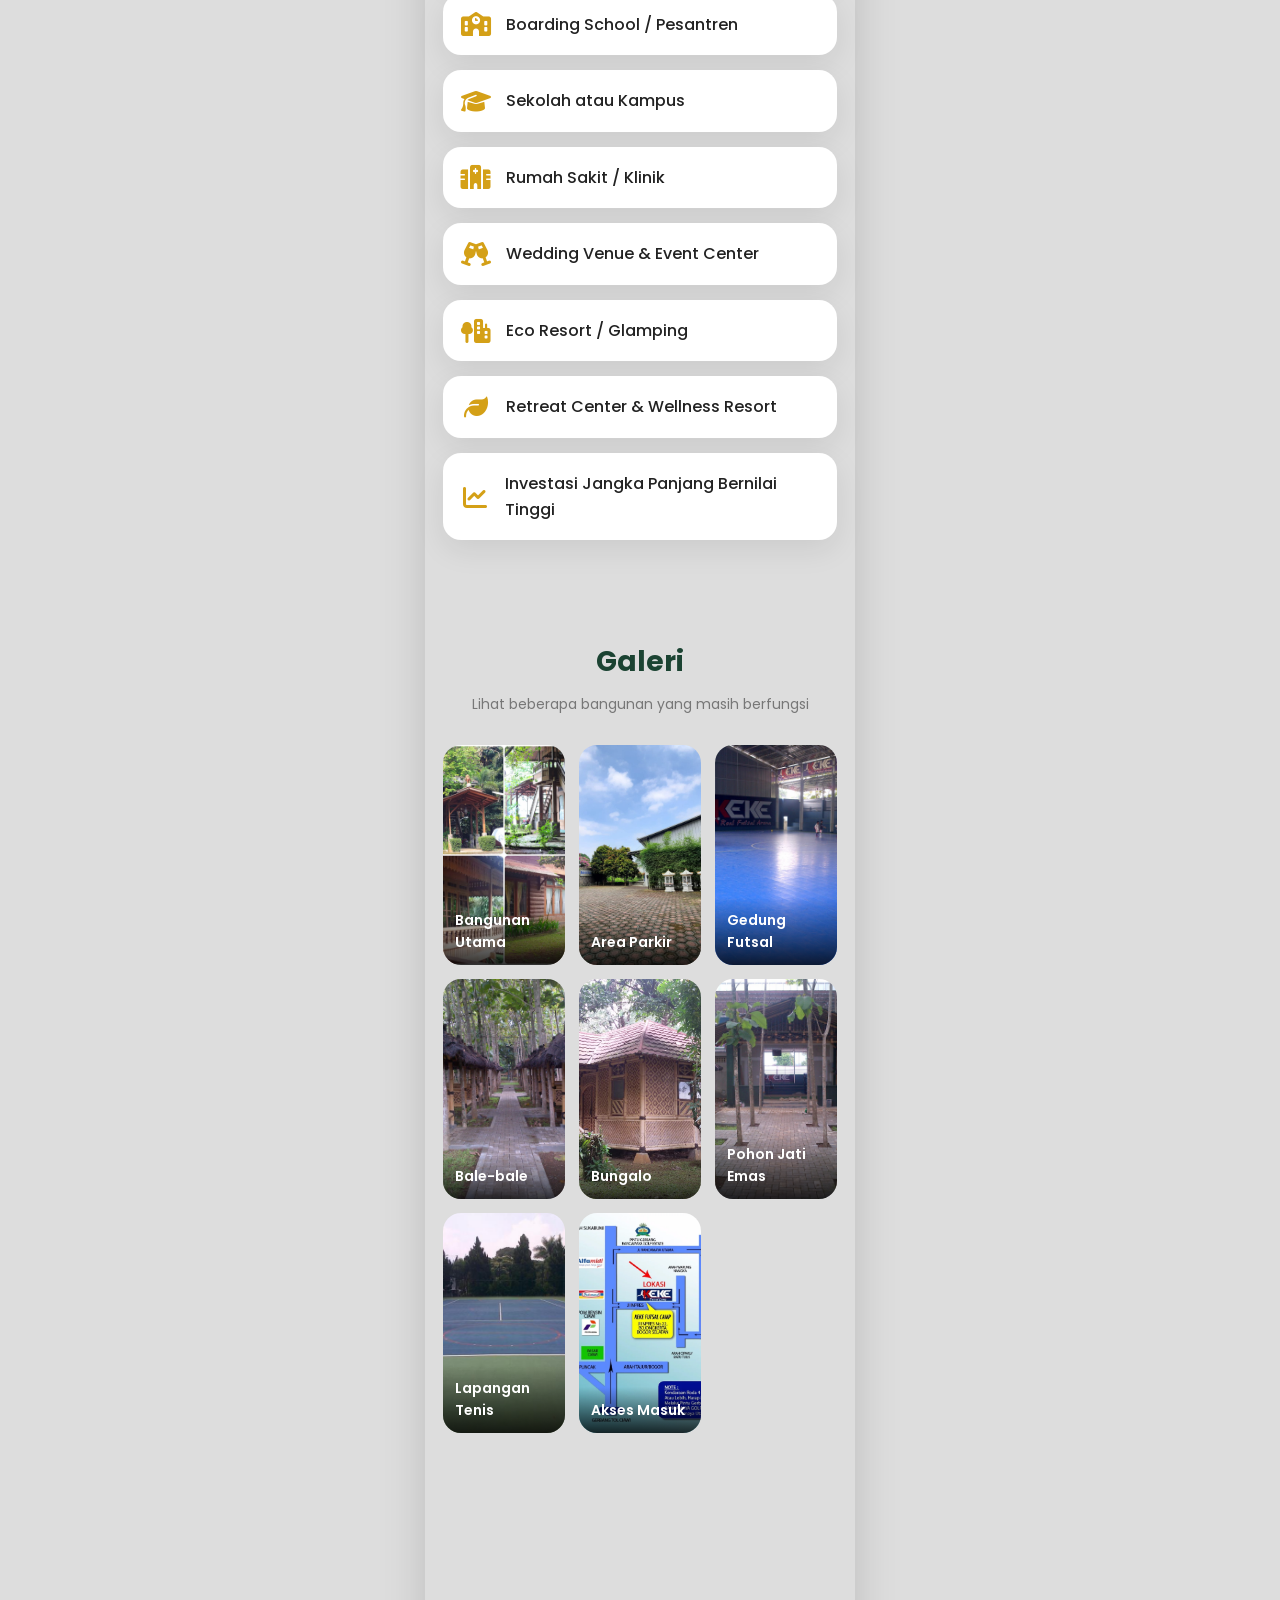
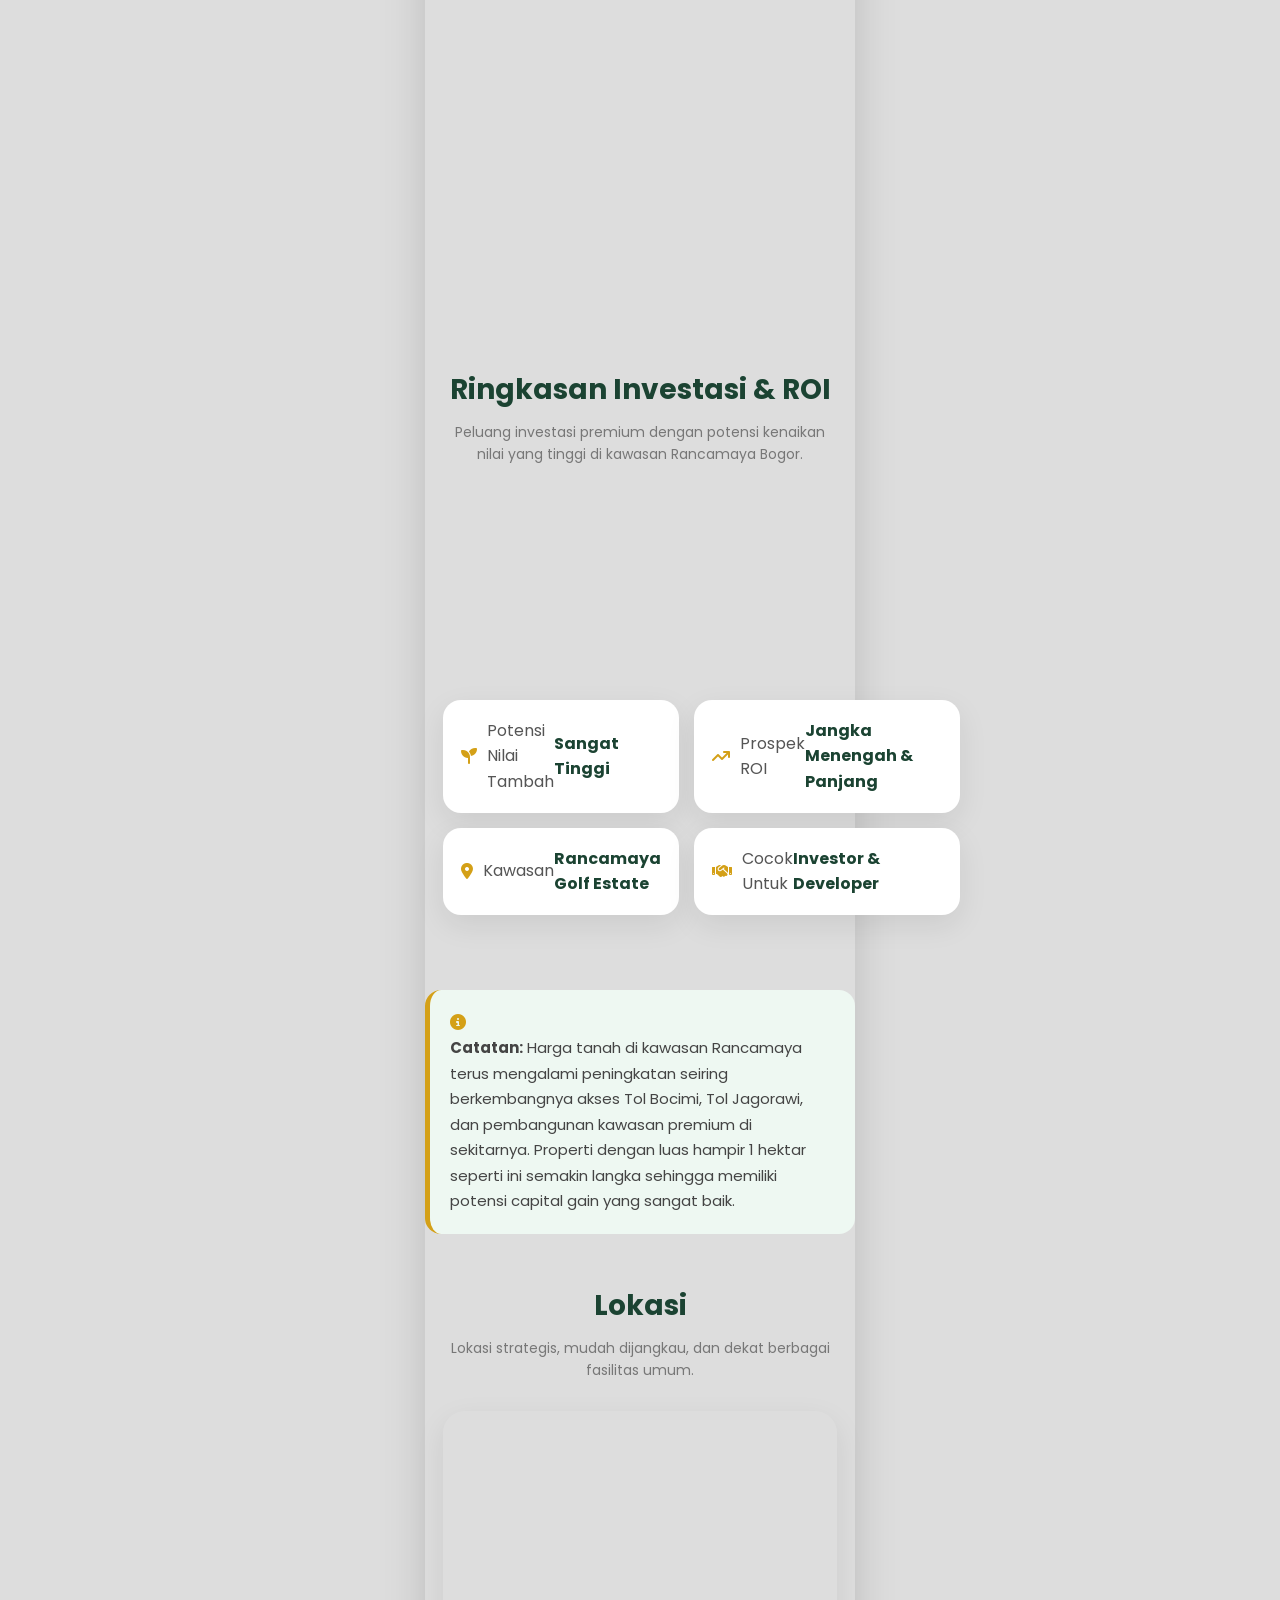
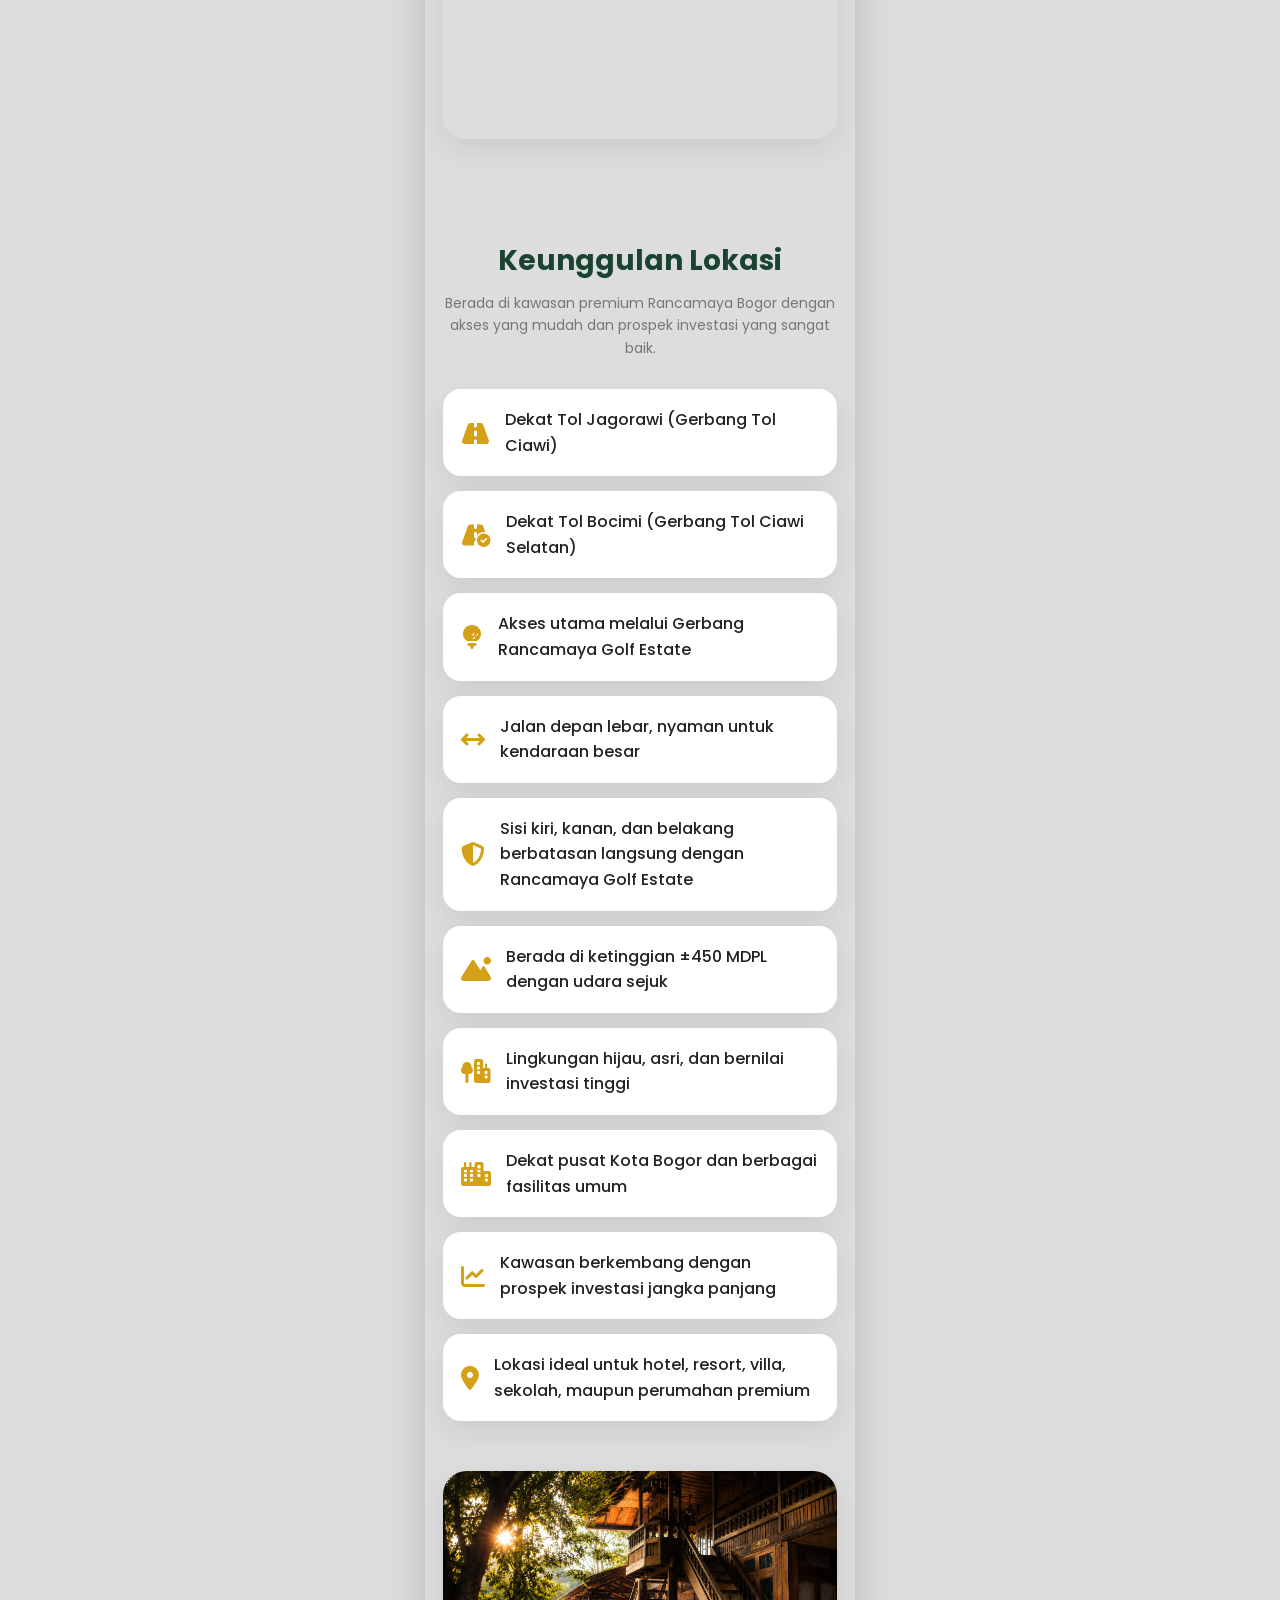
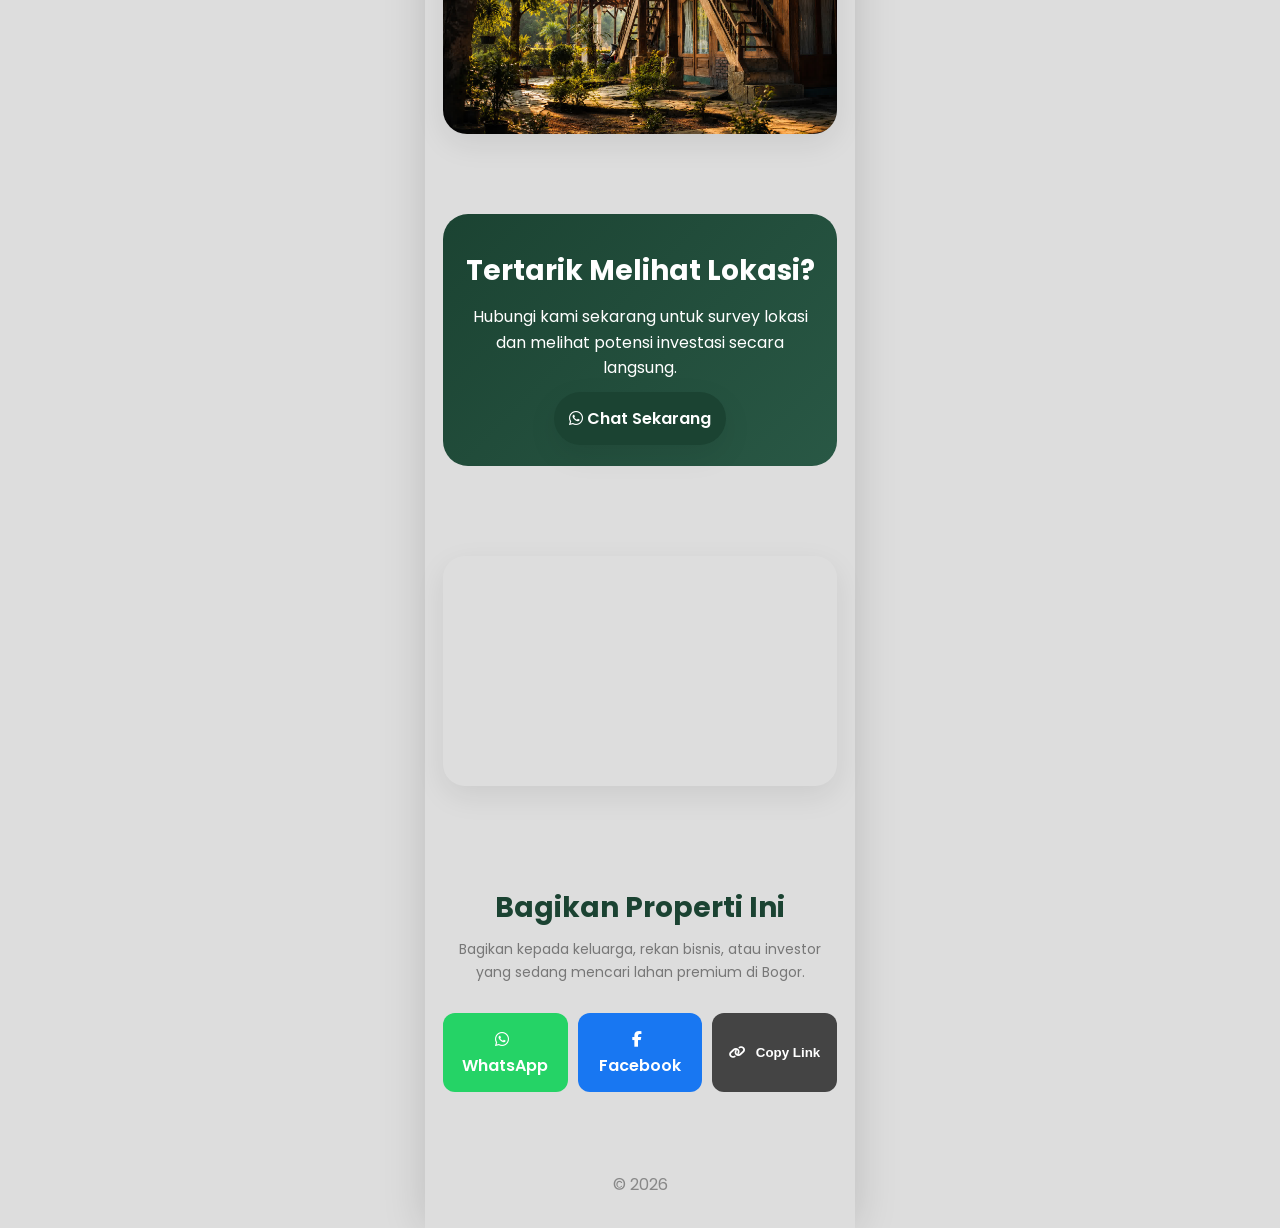
<file: anita.html>
<!DOCTYPE html>
<html lang="id">

<head>

<!-- Primary Meta Tags -->
<meta charset="UTF-8">
<meta name="viewport" content="width=device-width, initial-scale=1.0">

<title>
Tanah Eks Villa Dijual di Rancamaya Bogor | 9.800 m² | SHM | Rp25 Miliar
</title>

<meta name="title" content="Tanah Eks Villa Dijual di Rancamaya Bogor | 9.800 m² | Rp25 Miliar">

<meta name="description" content="Dijual tanah eks villa seluas 9.800 m² di Rancamaya Bogor. Dekat Tol Ciawi, akses dari Rancamaya Golf Estate, 7 SHM, cocok untuk hotel, villa, boarding school, resort, atau perumahan.">

<!-- Open Graph / Facebook -->
<meta property="og:type" content="website">
<meta property="og:url" content="https://rontob.github.io/investasi-premium/">
<meta property="og:title" content="Tanah Eks Villa Dijual di Rancamaya Bogor | 9.800 m² | Rp25 Miliar">
<meta property="og:description" content="Tanah eks villa premium seluas 9.800 m² di kawasan Rancamaya Bogor. Dekat Tol Ciawi, akses utama Rancamaya Golf Estate, 7 SHM, cocok untuk hotel, villa mewah, resort, boarding school, dan perumahan.">
<meta property="og:image" content="https://rontob.github.io/investasi-premium/images/cover.jpg">
<meta property="og:image:secure_url" content="https://rontob.github.io/investasi-premium/images/cover.jpg">
<meta property="og:image:type" content="image/jpeg">
<meta property="og:site_name" content="Investasi Premium Rancamaya">
<meta property="og:locale" content="id_ID">

<!-- Twitter Card -->
<meta name="twitter:card" content="summary_large_image">
<meta name="twitter:url" content="https://rontob.github.io/investasi-premium/">
<meta name="twitter:title" content="Tanah Eks Villa Dijual di Rancamaya Bogor | 9.800 m²">
<meta name="twitter:description" content="Lahan premium 9.800 m² di Rancamaya Bogor dengan berbagai fasilitas eks villa. Cocok untuk hotel, resort, villa mewah, boarding school, dan investasi jangka panjang.">
<meta name="twitter:image" content="https://rontob.github.io/investasi-premium/images/cover.jpg">

<!-- Additional SEO -->
<meta name="keywords" content="tanah dijual Rancamaya, tanah Bogor, tanah dekat tol Ciawi, tanah investasi Bogor, lahan hotel Bogor, tanah villa Bogor, tanah resort Bogor, tanah boarding school, tanah perumahan Bogor, Rancamaya Golf Estate">

<meta name="author" content="Anita 081219265223">
<meta name="robots" content="index,follow">

<link rel="canonical" href="https://rontob.github.io/investasi-premium/">

<link rel="icon" type="image/png" href="images/logo.png">

<meta name="theme-color" content="#1B4332">
    <!-- Google Font -->

    <link rel="preconnect"
        href="https://fonts.googleapis.com">

    <link rel="preconnect"
        href="https://fonts.gstatic.com"
        crossorigin>

    <link href="https://fonts.googleapis.com/css2?family=Poppins:wght@300;400;500;600;700;800&display=swap"
        rel="stylesheet">

    <!-- Font Awesome -->

    <link rel="stylesheet"
        href="https://cdnjs.cloudflare.com/ajax/libs/font-awesome/6.7.2/css/all.min.css">

    <!-- CSS -->

    <link rel="stylesheet"
        href="style.css">

</head>

<body>

<!-- ========================= -->

<header class="header">

<nav class="navbar">

<div class="logo">

<img src="images/logo.png" alt="Logo" loading="lazy">

<span>Investasi Premium</span>

</div>

<a href="https://wa.me/6281219265223?text=Halo,%20saya%20tertarik%20dengan%20Tanah%20Premium%20Eks%20Villa%20di%20Rancamaya%20Bogor.%20Mohon%20informasinya."
class="btn-nav">

Hubungi

</a>

</nav>

</header>

<!-- ========================= -->

<section class="hero">

<img
src="images/cover.jpg"
alt="Rumah Dijual"
class="hero-image"
loading="eager" fetchpriority="high">

<div class="hero-content">

<span class="badge">

READY STOCK

</span>

<h1>
Dijual Tanah Premium Eks Villa di Rancamaya Bogor
</h1>

<p>
Luas 9.800 m² • SHM • Dekat Tol Ciawi • Berbatasan langsung dengan Rancamaya Golf Estate • Cocok untuk Hotel, Villa, Perumahan, Boarding School, Resort, atau Investasi.
</p>

<div class="price">

Harga Penawaran

<strong>
Rp 25.000.000.000,-
</strong>

</div>

<div class="hero-button">

<a

href="https://wa.me/6281219265223?text=Halo,%20saya%20tertarik%20dengan%20Tanah%20Premium%20Eks%20Villa%20di%20Rancamaya%20Bogor.%20Mohon%20informasinya."

class="btn-primary">

<i class="fab fa-whatsapp"></i>

Chat WhatsApp

</a>

<a

href="#spesifikasi"

class="btn-secondary">

Lihat Detail

</a>

</div>

</div>

</section>


<!-- ========================= -->
<!-- QUICK INFO -->
<!-- ========================= -->

<section class="quick-info">

    <div class="item">
        <i class="fa-solid fa-vector-square"></i>
        <h3>9.800 m²</h3>
        <p>Luas Tanah</p>
    </div>

    <div class="item">
        <i class="fa-solid fa-tree"></i>
        <h3>175</h3>
        <p>Pohon Jati</p>
    </div>

    <div class="item">
        <i class="fa-solid fa-building"></i>
        <h3>8+</h3>
        <p>Bangunan</p>
    </div>

    <div class="item">
        <i class="fa-solid fa-money-bill-wave"></i>
        <h3>Rp25 M</h3>
        <p>Harga</p>
    </div>

</section>

<!-- ========================= -->
<!-- SPESIFIKASI -->
<!-- ========================= -->

<section id="spesifikasi" class="section">

    <div class="section-title">
        <h2>Spesifikasi Tanah</h2>
        <p>
            Tanah eks vila dengan potensi tinggi untuk berbagai pengembangan.
        </p>
    </div>

    <div class="spec-card">

        <div>
            <i class="fa-solid fa-vector-square"></i>
            <span>Luas Tanah</span>
            <strong>9.800 m²</strong>
        </div>

        <div>
            <i class="fa-solid fa-file-contract"></i>
            <span>Sertifikat</span>
            <strong>7 SHM</strong>
        </div>

        <div>
            <i class="fa-solid fa-bolt"></i>
            <span>Listrik</span>
            <strong>19.400 Watt</strong>
        </div>

        <div>
            <i class="fa-solid fa-mountain-sun"></i>
            <span>Ketinggian</span>
            <strong>450 MDPL</strong>
        </div>

        <div>
            <i class="fa-solid fa-road"></i>
            <span>Akses Jalan</span>
            <strong>Jalan Depan Lebar</strong>
        </div>

        <div>
            <i class="fa-solid fa-location-dot"></i>
            <span>Akses</span>
            <strong>Gerbang Utama Rancamaya Golf Estate</strong>
        </div>

        <div>
            <i class="fa-solid fa-shield-halved"></i>
            <span>Pagar</span>
            <strong>Tembok Permanen Keliling</strong>
        </div>

        <div>
            <i class="fa-solid fa-draw-polygon"></i>
            <span>Bentuk Tanah</span>
            <strong>Ngantong</strong>
        </div>

        <div>
            <i class="fa-solid fa-arrows-left-right"></i>
            <span>Lebar Depan</span>
            <strong>65 Meter</strong>
        </div>

        <div>
            <i class="fa-solid fa-arrows-left-right-to-line"></i>
            <span>Lebar Belakang</span>
            <strong>85 Meter</strong>
        </div>

        <div>
            <i class="fa-solid fa-ruler"></i>
            <span>Panjang Tanah</span>
            <strong>±116 Meter</strong>
        </div>

        <div>
            <i class="fa-solid fa-tree"></i>
            <span>Pohon Jati Emas</span>
            <strong>175 Pohon</strong>
        </div>

        <div>
            <i class="fa-solid fa-house"></i>
            <span>Bangunan Villa</span>
            <strong>5 Unit</strong>
        </div>

        <div>
            <i class="fa-solid fa-person-running"></i>
            <span>Fasilitas Olahraga</span>
            <strong>Futsal & Tenis</strong>
        </div>

        <div>
            <i class="fa-solid fa-water-ladder"></i>
            <span>Kolam Renang</span>
            <strong>Dewasa & Anak</strong>
        </div>

        <div>
            <i class="fa-solid fa-building-columns"></i>
            <span>Potensi</span>
            <strong>Hotel, Villa, Sekolah, Perumahan</strong>
        </div>

    </div>

</section>

<!-- ====== BAGIAN 2 DIMULAI DI SINI ====== -->
<!-- ========================= -->
<!-- FASILITAS YANG SUDAH ADA -->
<!-- ========================= -->

<section id="fasilitas" class="section">

    <div class="section-title">
        <h2>Fasilitas Yang Sudah Ada</h2>
        <p>
            Berbagai fasilitas eks vila masih tersedia dan sebagian besar masih dapat dimanfaatkan.
        </p>
    </div>

    <div class="feature-list">

        <div class="feature-item">
            <i class="fa-solid fa-house"></i>
            <span>5 Bangunan Villa / Bungalow</span>
        </div>

        <div class="feature-item">
            <i class="fa-solid fa-warehouse"></i>
            <span>Dapur & Gudang (±12 × 5 m)</span>
        </div>

        <div class="feature-item">
            <i class="fa-solid fa-futbol"></i>
            <span>Lapangan Futsal Indoor (38 × 26 m)</span>
        </div>

        <div class="feature-item">
            <i class="fa-solid fa-table-tennis-paddle-ball"></i>
            <span>Lapangan Tenis (34 × 16 m)</span>
        </div>

        <div class="feature-item">
            <i class="fa-solid fa-water-ladder"></i>
            <span>Kolam Renang Dewasa (10 × 6 m) & Kolam Anak</span>
        </div>

        <div class="feature-item">
            <i class="fa-solid fa-building-columns"></i>
            <span>Aula (17 × 8 m)</span>
        </div>

        <div class="feature-item">
            <i class="fa-solid fa-gamepad"></i>
            <span>Rumah Billiard (8 × 6 m)</span>
        </div>

        <div class="feature-item">
            <i class="fa-solid fa-tree"></i>
            <span>175 Pohon Jati Emas (ditanam tahun 2004)</span>
        </div>

        <div class="feature-item">
            <i class="fa-solid fa-square-parking"></i>
            <span>Area Parkir Sangat Luas</span>
        </div>

        <div class="feature-item">
            <i class="fa-solid fa-seedling"></i>
            <span>Taman Asri dengan Pepohonan Besar & Buah-buahan</span>
        </div>

    </div>

</section>
<!-- ========================= -->
<!-- BATAS TANAH -->
<!-- ========================= -->

<section id="batas-tanah" class="section">

    <div class="section-title">
        <h2>Berbatasan dengan Rancamaya Golf Estate</h2>
        <p>
            Seluruh sisi strategis tanah berbatasan langsung dengan kawasan premium
            Rancamaya Golf Estate.
        </p>
    </div>

    <div class="feature-list">

        <div class="feature-item">
            <i class="fa-solid fa-arrow-left"></i>
            <span>
                Sebelah kiri berbatasan dengan <strong>Cluster Front Row</strong>
            </span>
        </div>

        <div class="feature-item">
            <i class="fa-solid fa-arrow-right"></i>
            <span>
                Sebelah kanan berbatasan dengan <strong>Cluster Bogor Grande</strong>
            </span>
        </div>

        <div class="feature-item">
            <i class="fa-solid fa-arrow-down"></i>
            <span>
                Sebelah belakang berbatasan dengan <strong>Business Area (Ruko)</strong>
            </span>
        </div>

        <div class="feature-item">
            <i class="fa-solid fa-shield-halved"></i>
            <span>
                Berada di lingkungan eksklusif dengan akses langsung melalui gerbang utama Rancamaya Golf Estate.
            </span>
        </div>

    </div>

</section>
    <!-- ========================= -->
<!-- POTENSI PENGEMBANGAN -->
<!-- ========================= -->

<section id="potensi" class="section">

    <div class="section-title">
        <h2>Potensi Pengembangan</h2>
        <p>
            Lokasi premium dengan akses strategis, sangat cocok untuk berbagai jenis investasi dan pengembangan.
        </p>
    </div>

    <div class="feature-list">

        <div class="feature-item">
            <i class="fa-solid fa-hotel"></i>
            <span>Hotel & Resort</span>
        </div>

        <div class="feature-item">
            <i class="fa-solid fa-house-chimney"></i>
            <span>Villa Mewah / Private Estate</span>
        </div>

        <div class="feature-item">
            <i class="fa-solid fa-city"></i>
            <span>Cluster Perumahan Premium</span>
        </div>

        <div class="feature-item">
            <i class="fa-solid fa-school"></i>
            <span>Boarding School / Pesantren</span>
        </div>

        <div class="feature-item">
            <i class="fa-solid fa-graduation-cap"></i>
            <span>Sekolah atau Kampus</span>
        </div>

        <div class="feature-item">
            <i class="fa-solid fa-hospital"></i>
            <span>Rumah Sakit / Klinik</span>
        </div>

        <div class="feature-item">
            <i class="fa-solid fa-champagne-glasses"></i>
            <span>Wedding Venue & Event Center</span>
        </div>

        <div class="feature-item">
            <i class="fa-solid fa-tree-city"></i>
            <span>Eco Resort / Glamping</span>
        </div>

        <div class="feature-item">
            <i class="fa-solid fa-leaf"></i>
            <span>Retreat Center & Wellness Resort</span>
        </div>

        <div class="feature-item">
            <i class="fa-solid fa-chart-line"></i>
            <span>Investasi Jangka Panjang Bernilai Tinggi</span>
        </div>

    </div>

</section>

<!-- ========================= -->
<!-- GALERI -->
<!-- ========================= -->

    
    <section id="gallery" class="section">

    <div class="section-title">
        <h2>Galeri</h2>
        <p>Lihat beberapa bangunan yang masih berfungsi</p>
    </div>

    <div class="gallery">

        <div class="gallery-item">
            <img src="images/bangunanutama.jpg"
                 alt="Bangunan Utama"
                 loading="lazy"
                 onclick="openImage(this.src)">
            <div class="gallery-caption">Bangunan Utama</div>
        </div>

        <div class="gallery-item">
            <img src="images/parkir.jpeg"
                 alt="Area Parkir Luas"
                 loading="lazy"
                 onclick="openImage(this.src)">
            <div class="gallery-caption">Area Parkir</div>
        </div>

        <div class="gallery-item">
            <img src="images/futsal.jpeg"
                 alt="Gedung Futsal"
                 loading="lazy"
                 onclick="openImage(this.src)">
            <div class="gallery-caption">Gedung Futsal</div>
        </div>

        <div class="gallery-item">
            <img src="images/balebale.jpeg"
                 alt="Dapur"
                 loading="lazy"
                 onclick="openImage(this.src)">
            <div class="gallery-caption">Bale-bale</div>
        </div>

        <div class="gallery-item">
            <img src="images/bungalo.jpeg"
                 alt="Bungalo"
                 loading="lazy"
                 onclick="openImage(this.src)">
            <div class="gallery-caption">Bungalo</div>
        </div>

        <div class="gallery-item">
            <img src="images/pintumasukfutsal.jpeg"
                 alt="Area Masuk Futsal"
                 loading="lazy"
                 onclick="openImage(this.src)">
            <div class="gallery-caption">Pohon Jati Emas</div>
        </div>
        <div class="gallery-item">
            <img src="images/tenis.jpeg"
                 alt="Lapangan Tenis"
                 loading="lazy"
                 onclick="openImage(this.src)">
            <div class="gallery-caption">Lapangan Tenis</div>
        </div>
         <div class="gallery-item">
            <img src="images/map.webp"
                 alt="Map Akses Masuk"
                 loading="lazy"
                 onclick="openImage(this.src)">
            <div class="gallery-caption">Akses Masuk</div>
        </div>
    </div>

    </section>

<!-- ========================= -->
<!-- VIDEO -->
<!-- ========================= -->

<section class="section">

    <div class="section-title">

        <h2>Video</h2>

        <p>
            Silahkan menonton video.
        </p>

    </div>

    <div class="video-box">

        <iframe
            src="https://www.youtube.com/embed/E-bvQVPgO90"
            title="Video 1"
            loading="lazy"
            allowfullscreen>
        </iframe>

    </div>


</section>


    <!-- ========================= -->
<!-- RINGKASAN INVESTASI & ROI -->
<!-- ========================= -->

<section id="investasi" class="section">

    <div class="section-title">
        <h2>Ringkasan Investasi & ROI</h2>
        <p>
            Peluang investasi premium dengan potensi kenaikan nilai yang tinggi di kawasan Rancamaya Bogor.
        </p>
    </div>

    <div class="spec-card">

        <div>
            <i class="fa-solid fa-tags"></i>
            <span>Harga Penawaran</span>
            <strong>Rp 25 Miliar</strong>
        </div>

        <div>
            <i class="fa-solid fa-chart-line"></i>
            <span>Harga per m²</span>
            <strong>± Rp 3,5 Juta</strong>
        </div>

        <div>
            <i class="fa-solid fa-ruler-combined"></i>
            <span>Luas Tanah</span>
            <strong>9.800 m²</strong>
        </div>

        <div>
            <i class="fa-solid fa-building"></i>
            <span>Bangunan Eksisting</span>
            <strong>Masih Bisa Dimanfaatkan</strong>
        </div>

        <div>
            <i class="fa-solid fa-seedling"></i>
            <span>Potensi Nilai Tambah</span>
            <strong>Sangat Tinggi</strong>
        </div>

        <div>
            <i class="fa-solid fa-arrow-trend-up"></i>
            <span>Prospek ROI</span>
            <strong>Jangka Menengah & Panjang</strong>
        </div>

        <div>
            <i class="fa-solid fa-location-dot"></i>
            <span>Kawasan</span>
            <strong>Rancamaya Golf Estate</strong>
        </div>

        <div>
            <i class="fa-solid fa-handshake"></i>
            <span>Cocok Untuk</span>
            <strong>Investor & Developer</strong>
        </div>

    </div>

</section>
    <div class="cta-note">

    <i class="fa-solid fa-circle-info"></i>

    <p>
        <strong>Catatan:</strong> Harga tanah di kawasan Rancamaya terus mengalami peningkatan seiring berkembangnya akses Tol Bocimi, Tol Jagorawi, dan pembangunan kawasan premium di sekitarnya. Properti dengan luas hampir 1 hektar seperti ini semakin langka sehingga memiliki potensi capital gain yang sangat baik.
    </p>

    </div>

<!-- ========================= -->
<!-- LOKASI -->
<!-- ========================= -->

<section id="lokasi" class="section">

    <div class="section-title">
        <h2>Lokasi</h2>
        <p>Lokasi strategis, mudah dijangkau, dan dekat berbagai fasilitas umum.</p>
    </div>

    <div class="map">

              <iframe
            src="https://www.google.com/maps?q=Keke+Futsal+Arena+Bogor&output=embed"
            loading="lazy"
            allowfullscreen
            referrerpolicy="strict-origin-when-cross-origin"
            title="Lokasi Rumah Dijual Cinere Residence">
              </iframe>

    </div>

</section>
<!-- ========================= -->
<!-- KEUNGGULAN LOKASI -->
<!-- ========================= -->

<section id="keunggulan-lokasi" class="section">

    <div class="section-title">
        <h2>Keunggulan Lokasi</h2>
        <p>
            Berada di kawasan premium Rancamaya Bogor dengan akses yang mudah dan prospek investasi yang sangat baik.
        </p>
    </div>

    <div class="feature-list">

        <div class="feature-item">
            <i class="fa-solid fa-road"></i>
            <span>Dekat Tol Jagorawi (Gerbang Tol Ciawi)</span>
        </div>

        <div class="feature-item">
            <i class="fa-solid fa-road-circle-check"></i>
            <span>Dekat Tol Bocimi (Gerbang Tol Ciawi Selatan)</span>
        </div>

        <div class="feature-item">
            <i class="fa-solid fa-golf-ball-tee"></i>
            <span>Akses utama melalui Gerbang Rancamaya Golf Estate</span>
        </div>

        <div class="feature-item">
            <i class="fa-solid fa-arrows-left-right"></i>
            <span>Jalan depan lebar, nyaman untuk kendaraan besar</span>
        </div>

        <div class="feature-item">
            <i class="fa-solid fa-shield-halved"></i>
            <span>Sisi kiri, kanan, dan belakang berbatasan langsung dengan Rancamaya Golf Estate</span>
        </div>

        <div class="feature-item">
            <i class="fa-solid fa-mountain-sun"></i>
            <span>Berada di ketinggian ±450 MDPL dengan udara sejuk</span>
        </div>

        <div class="feature-item">
            <i class="fa-solid fa-tree-city"></i>
            <span>Lingkungan hijau, asri, dan bernilai investasi tinggi</span>
        </div>

        <div class="feature-item">
            <i class="fa-solid fa-city"></i>
            <span>Dekat pusat Kota Bogor dan berbagai fasilitas umum</span>
        </div>

        <div class="feature-item">
            <i class="fa-solid fa-chart-line"></i>
            <span>Kawasan berkembang dengan prospek investasi jangka panjang</span>
        </div>

        <div class="feature-item">
            <i class="fa-solid fa-location-dot"></i>
            <span>Lokasi ideal untuk hotel, resort, villa, sekolah, maupun perumahan premium</span>
        </div>

    </div>

</section>

    <!-- ========================= -->
<!-- FULL IMAGE -->
<!-- ========================= -->

<section class="section image-banner">

    <img
        src="images/art.jpg"
        alt="Investasi Tanah Premium Rancamaya"
        loading="lazy">

</section>
<!-- ========================= -->
<!-- CALL TO ACTION -->
<!-- ========================= -->

<section class="cta">

<h2>

Tertarik Melihat Lokasi?

</h2>

<p>

Hubungi kami sekarang untuk survey lokasi dan melihat potensi investasi secara langsung.
    
</p>

<a
href="https://wa.me/6281219265223?text=Halo,%20saya%20tertarik%20dengan%20Tanah%20Premium%20Eks%20Villa%20di%20Rancamaya%20Bogor.%20Mohon%20informasinya."
class="btn-primary">

<i class="fab fa-whatsapp"></i>

Chat Sekarang

</a>

</section>
    <section class="section">
            <div class="video-box">

        <iframe
            src="https://www.youtube.com/embed/zc4q4cCRBk8"
            title="Video 2"
            loading="lazy"
            allowfullscreen>
        </iframe>

            </div>
            
        </section>
<!-- ========================= -->
<!-- BAGIKAN PROPERTI -->
<!-- ========================= -->

<section class="section" id="share">

    <div class="section-title">
        <h2>Bagikan Properti Ini</h2>
        <p>
            Bagikan kepada keluarga, rekan bisnis, atau investor yang sedang mencari lahan premium di Bogor.
        </p>
    </div>

    <div class="share-buttons">

        <a href="#" id="shareWhatsapp" class="share-btn whatsapp">
            <i class="fab fa-whatsapp"></i>
            WhatsApp
        </a>

        <a href="#" id="shareFacebook" class="share-btn facebook" target="_blank">
            <i class="fab fa-facebook-f"></i>
            Facebook
        </a>

        <button type="button" id="copyLink" class="share-btn copy">
            <i class="fa-solid fa-link"></i>
            Copy Link
        </button>

    </div>

</section>

<!-- ========================= -->
<!-- FOOTER -->
<!-- ========================= -->

<footer>

    <p>
        © 2026 
    </p>

</footer>

<!-- ========================= -->
<!-- FLOATING WHATSAPP -->
<!-- ========================= -->

<a
    href="https://wa.me/6281219265223?text=Halo,%20saya%20tertarik%20dengan%20Tanah%20Premium%20Eks%20Villa%20di%20Rancamaya%20Bogor.%20Mohon%20informasinya."
    class="floating-wa"
    target="_blank"
    aria-label="Chat WhatsApp">

    <i class="fab fa-whatsapp"></i>

</a>

<!-- ========================= -->
<!-- LIGHTBOX -->
<!-- ========================= -->

<div id="imageModal" class="image-modal">

    <span class="close-btn" onclick="closeImage()">&times;</span>

    <img id="modalImg" alt="Foto Properti">

</div>

<!-- ========================= -->
<!-- JAVASCRIPT -->
<!-- ========================= -->

<script src="script.js"></script>

</body>

</html>
</file>
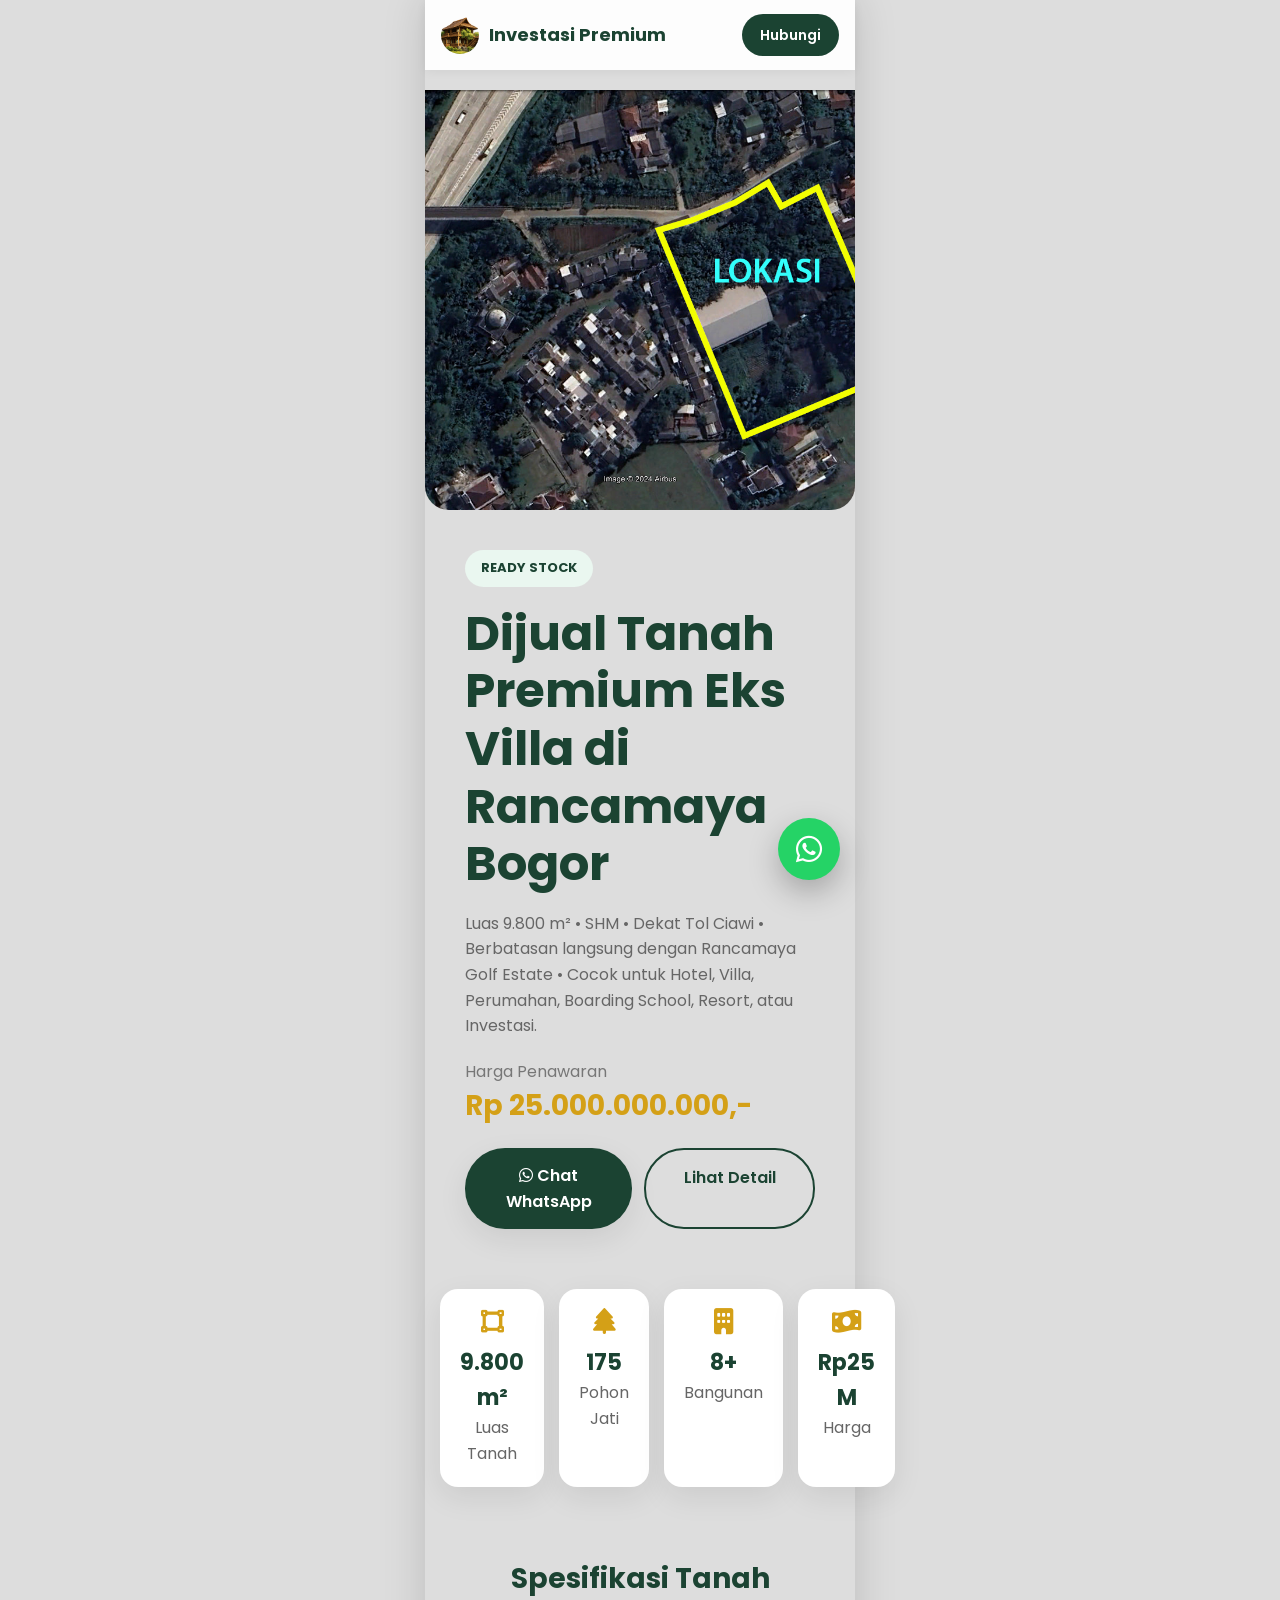
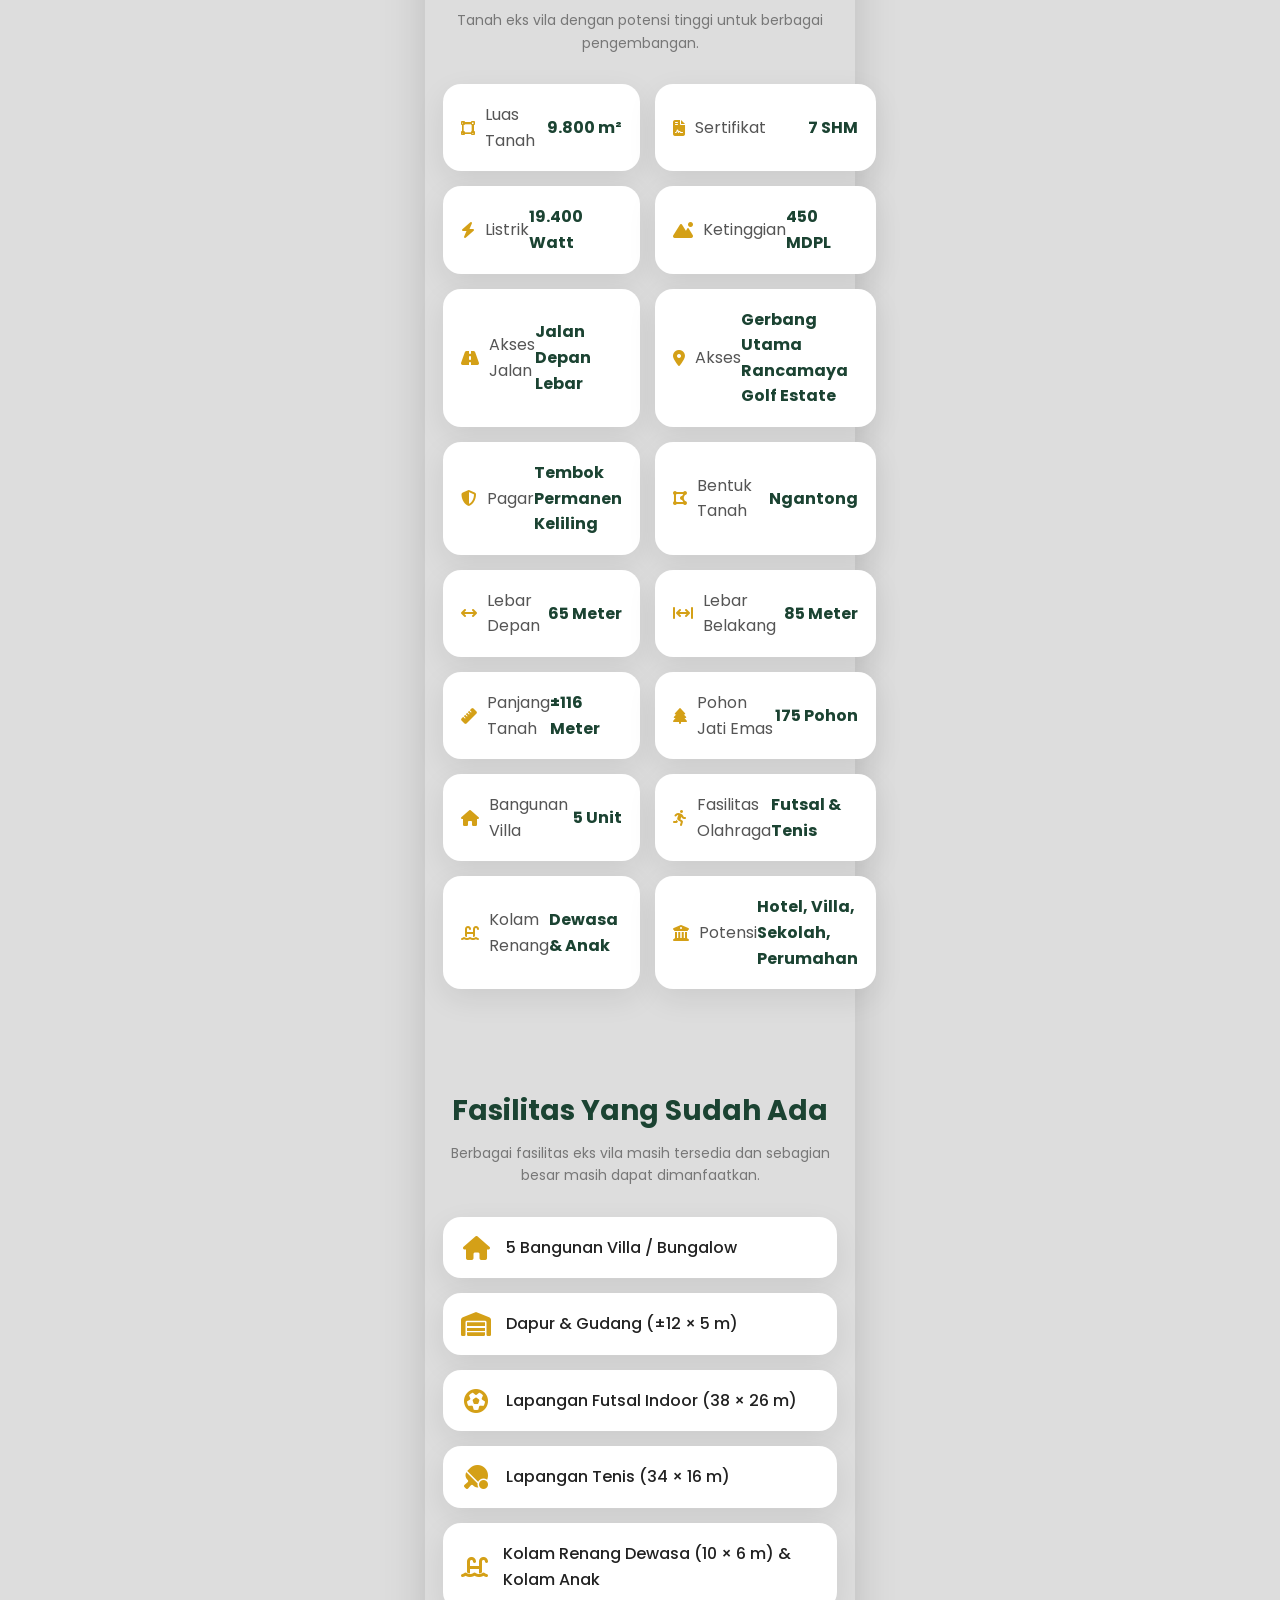
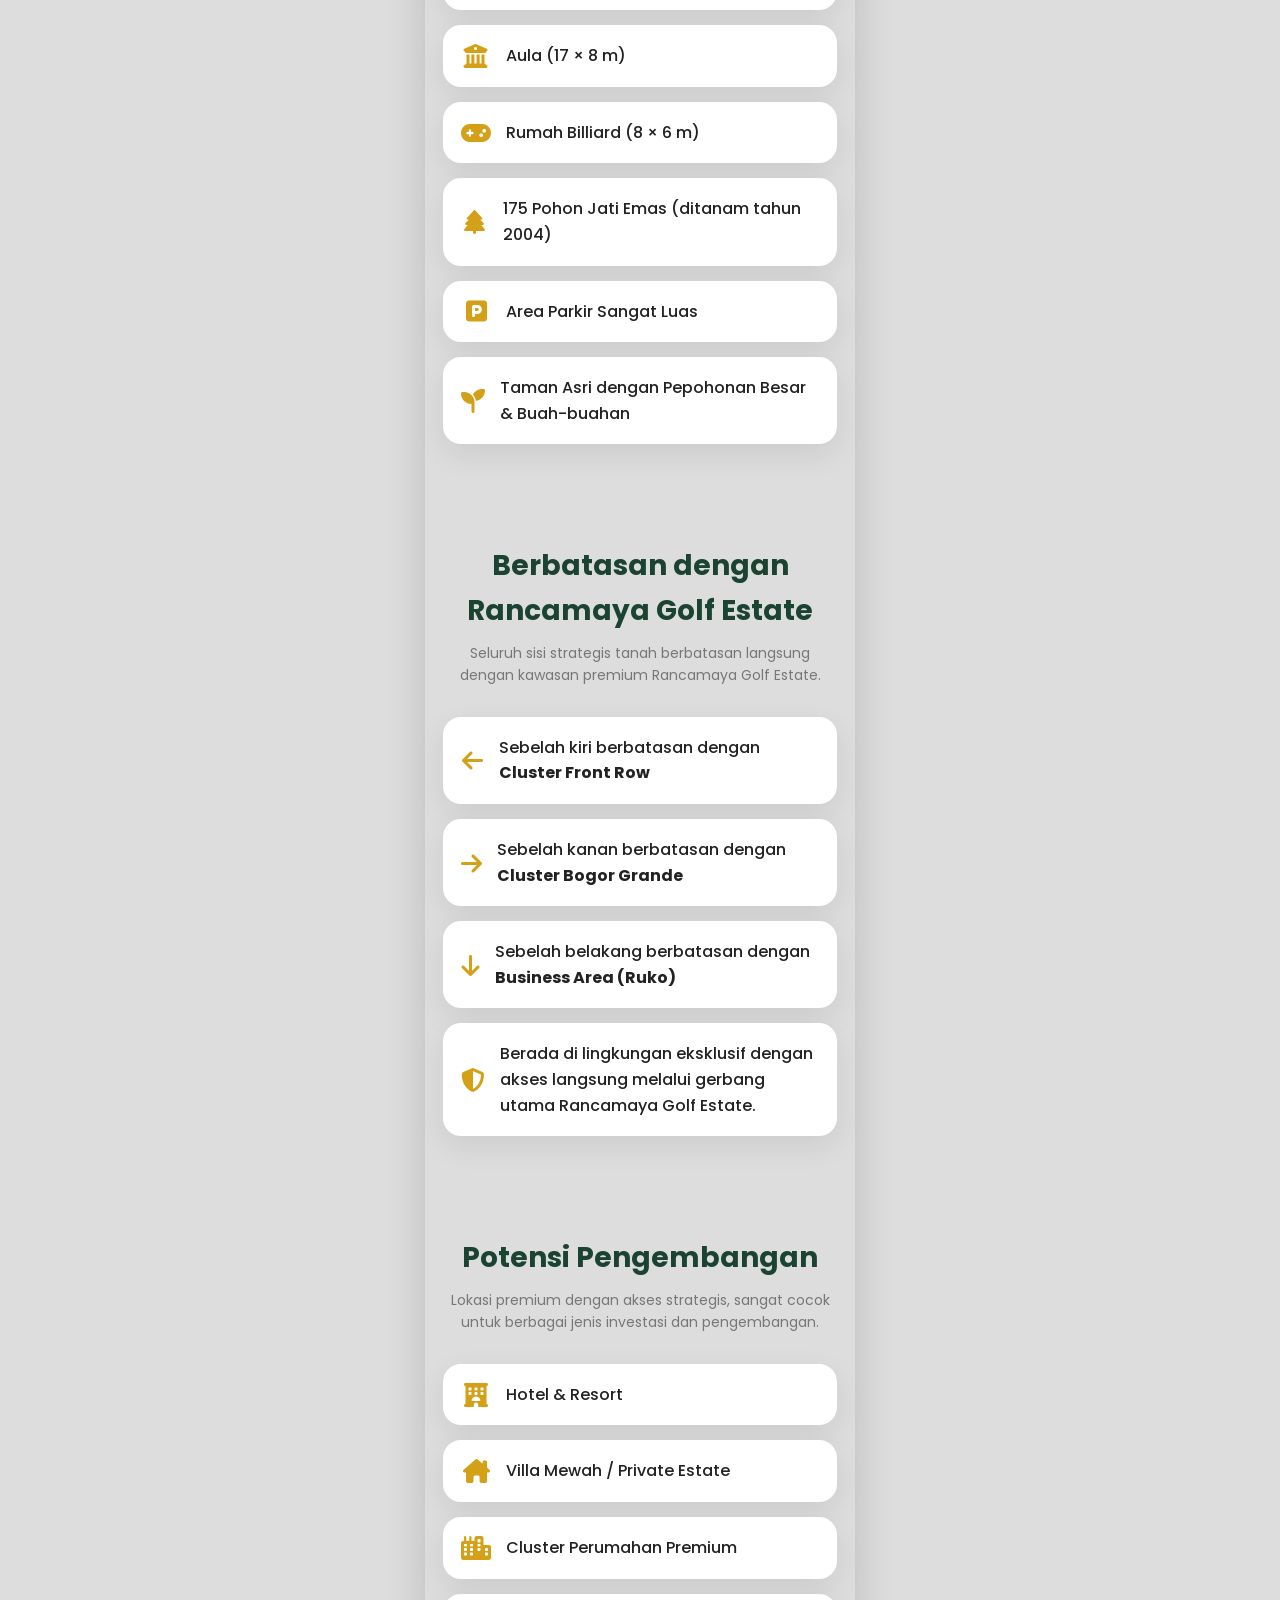
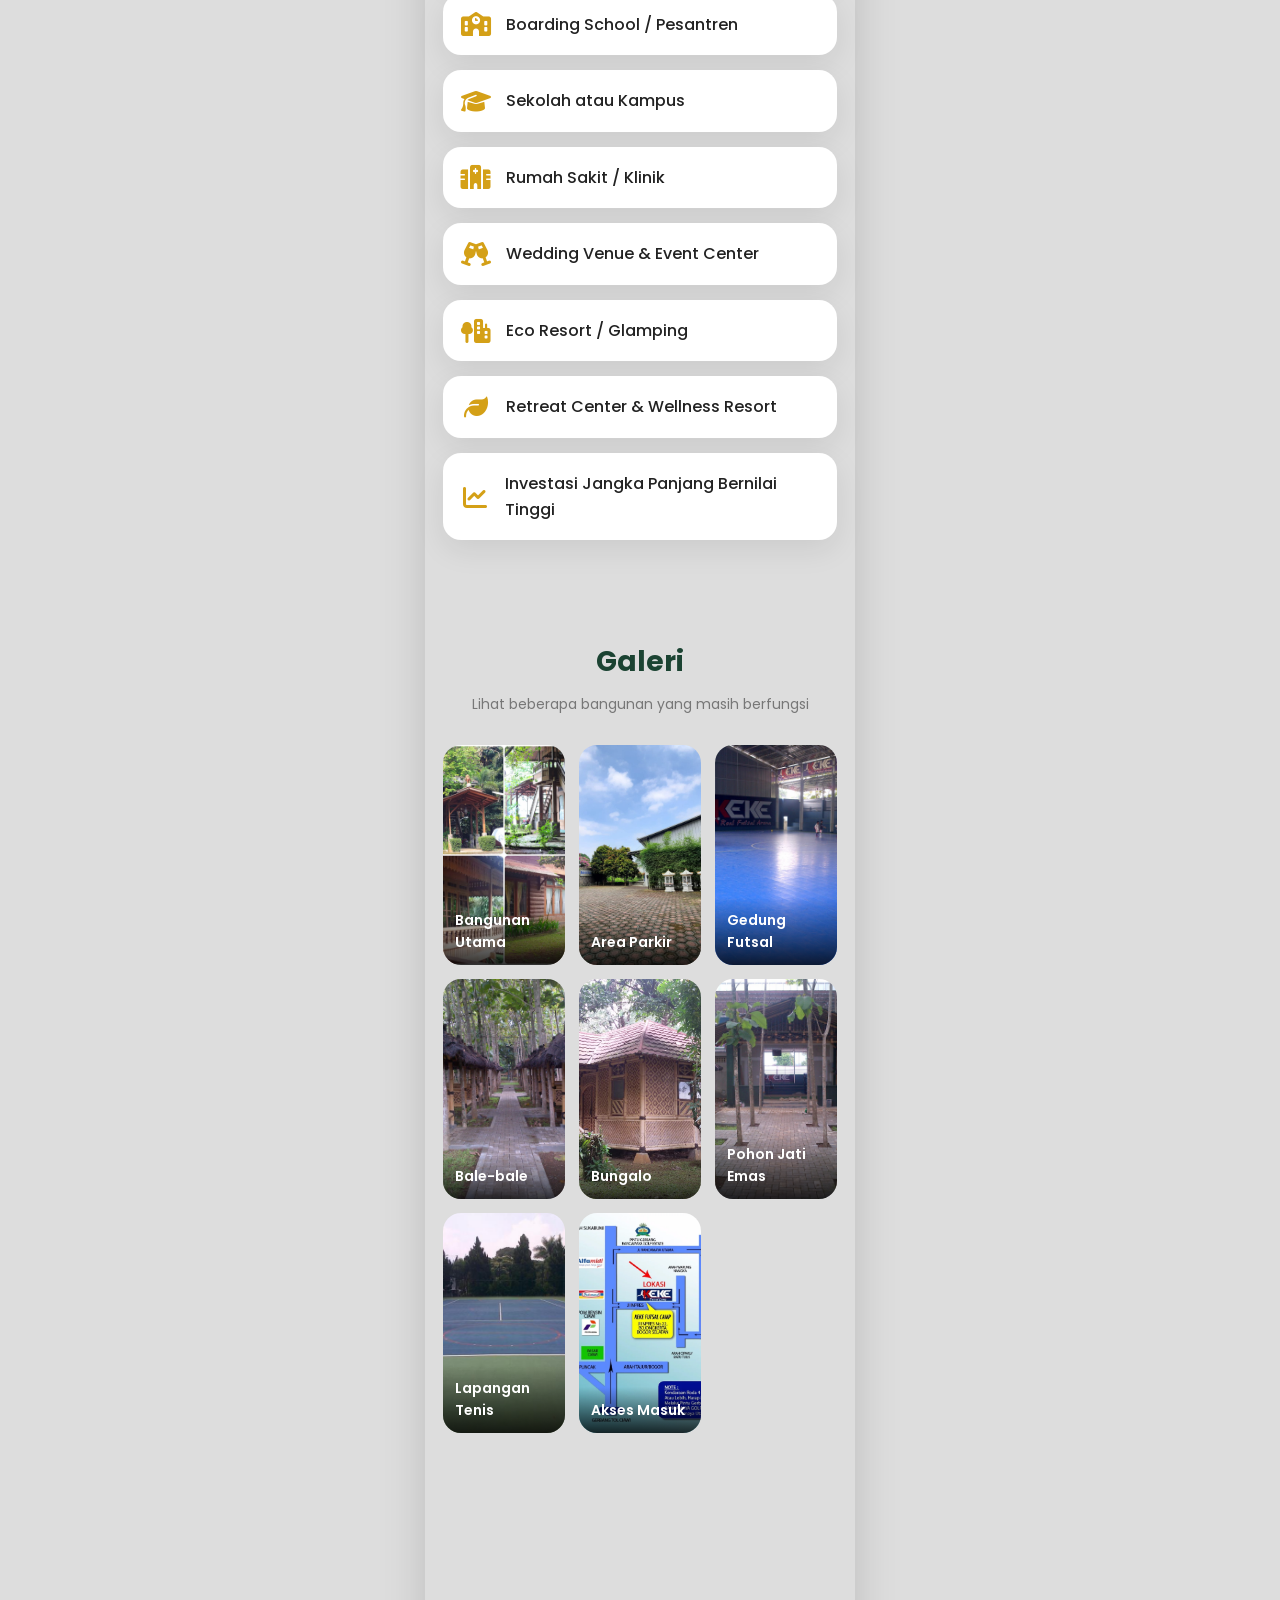
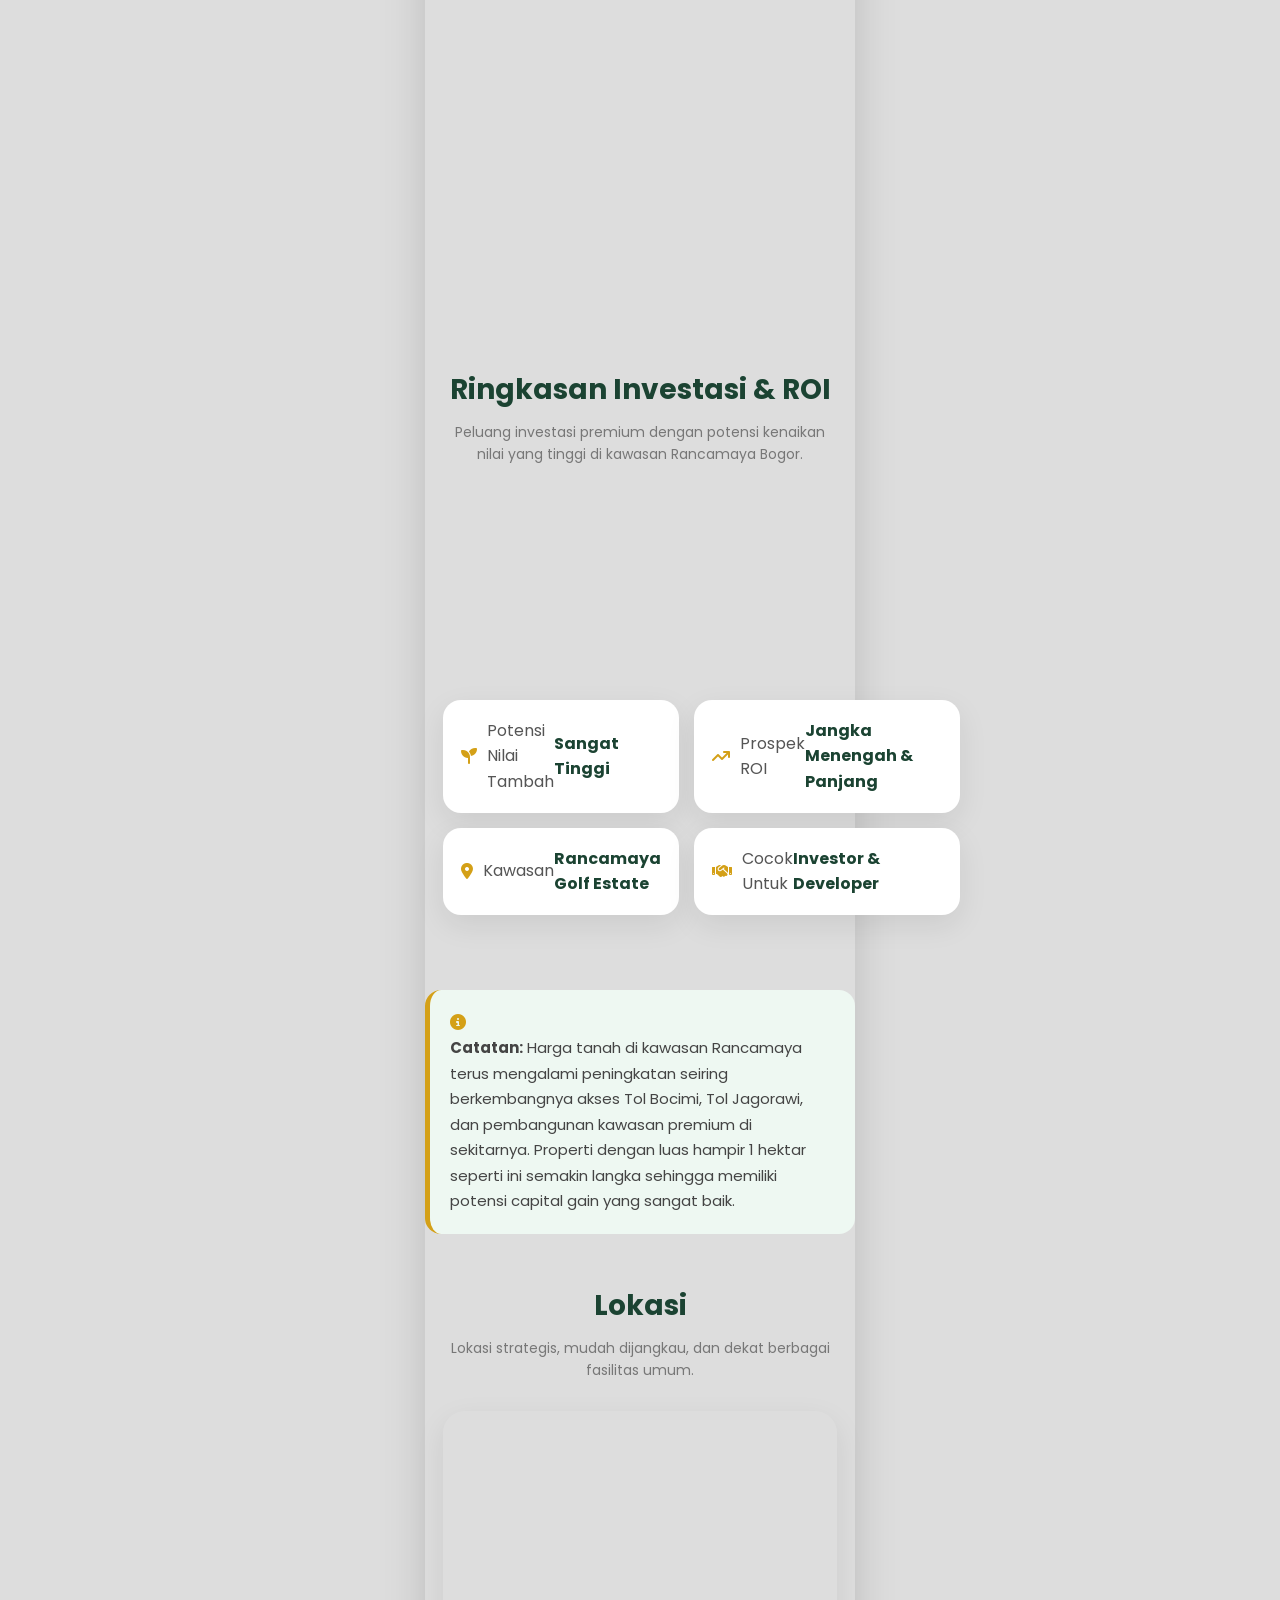
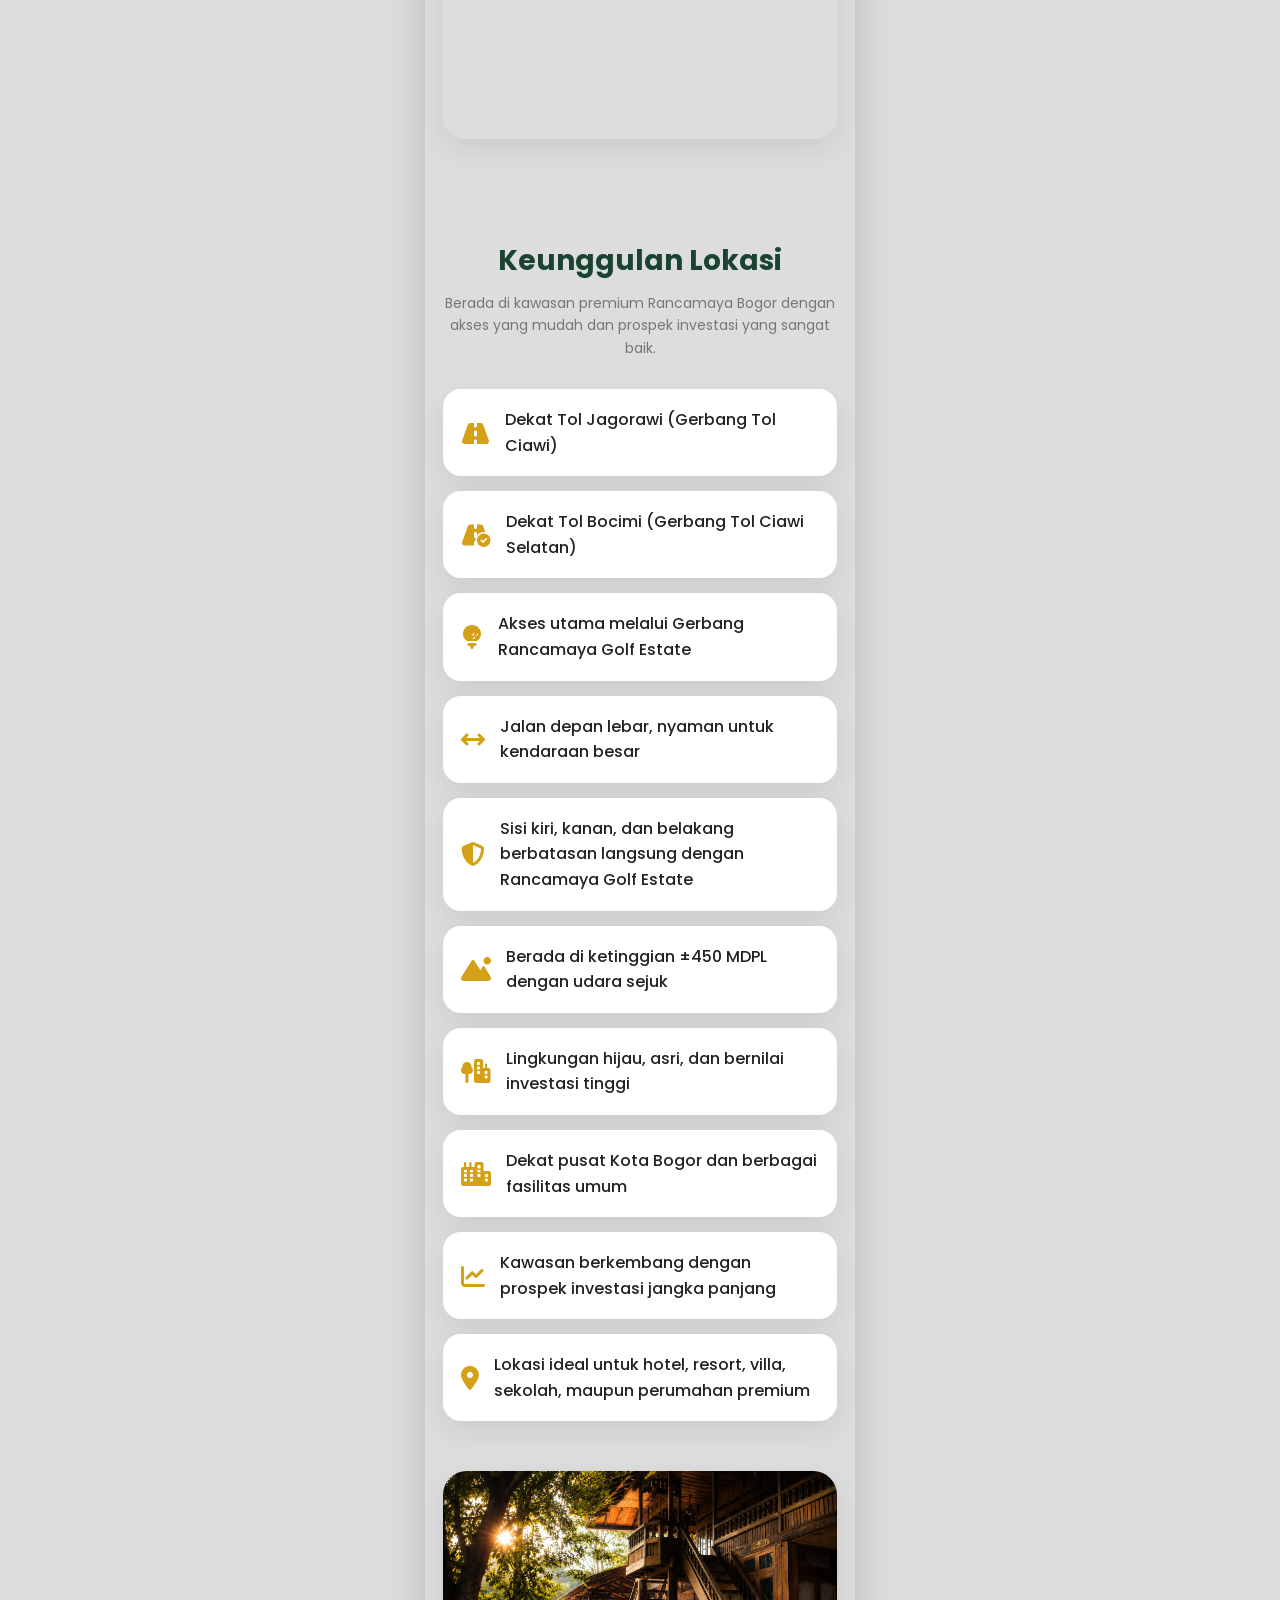
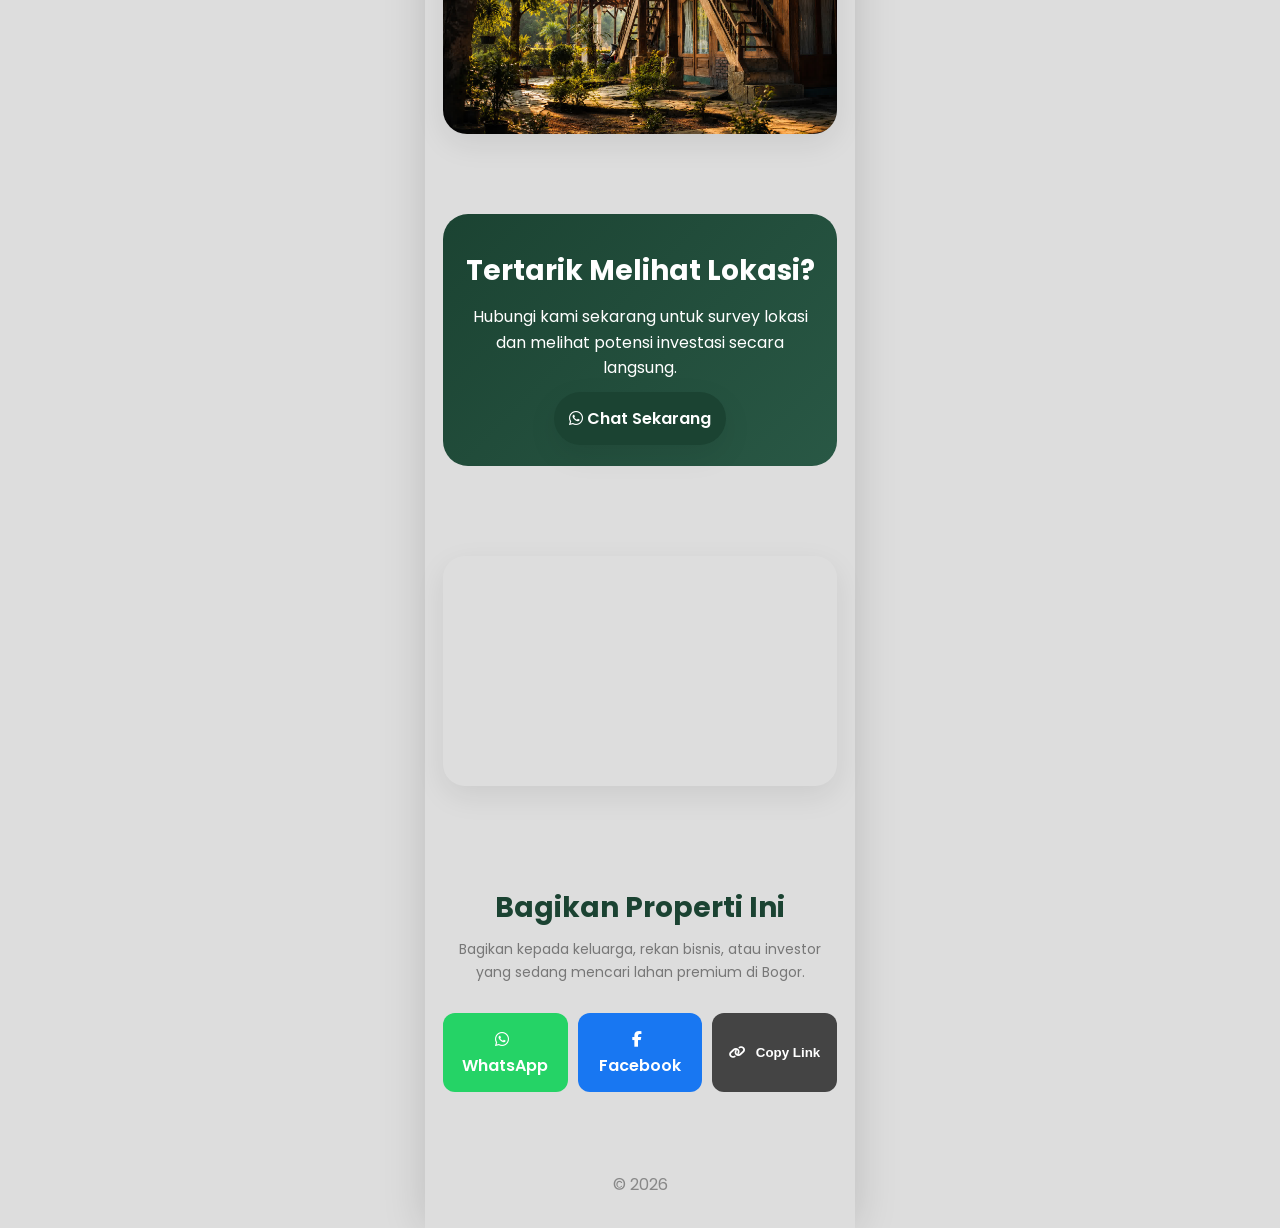
<file: bob.html>
<!DOCTYPE html>
<html lang="id">

<head>

<!-- Primary Meta Tags -->
<meta charset="UTF-8">
<meta name="viewport" content="width=device-width, initial-scale=1.0">

<title>
Tanah Eks Villa Dijual di Rancamaya Bogor | 9.800 m² | SHM | Rp25 Miliar
</title>

<meta name="title" content="Tanah Eks Villa Dijual di Rancamaya Bogor | 9.800 m² | Rp25 Miliar">

<meta name="description" content="Dijual tanah eks villa seluas 9.800 m² di Rancamaya Bogor. Dekat Tol Ciawi, akses dari Rancamaya Golf Estate, 7 SHM, cocok untuk hotel, villa, boarding school, resort, atau perumahan.">

<!-- Open Graph / Facebook -->
<meta property="og:type" content="website">
<meta property="og:url" content="https://rontob.github.io/investasi-premium/">
<meta property="og:title" content="Tanah Eks Villa Dijual di Rancamaya Bogor | 9.800 m² | Rp25 Miliar">
<meta property="og:description" content="Tanah eks villa premium seluas 9.800 m² di kawasan Rancamaya Bogor. Dekat Tol Ciawi, akses utama Rancamaya Golf Estate, 7 SHM, cocok untuk hotel, villa mewah, resort, boarding school, dan perumahan.">
<meta property="og:image" content="https://rontob.github.io/investasi-premium/images/cover.jpg">
<meta property="og:image:secure_url" content="https://rontob.github.io/investasi-premium/images/cover.jpg">
<meta property="og:image:type" content="image/jpeg">
<meta property="og:site_name" content="Investasi Premium Rancamaya">
<meta property="og:locale" content="id_ID">

<!-- Twitter Card -->
<meta name="twitter:card" content="summary_large_image">
<meta name="twitter:url" content="https://rontob.github.io/investasi-premium/">
<meta name="twitter:title" content="Tanah Eks Villa Dijual di Rancamaya Bogor | 9.800 m²">
<meta name="twitter:description" content="Lahan premium 9.800 m² di Rancamaya Bogor dengan berbagai fasilitas eks villa. Cocok untuk hotel, resort, villa mewah, boarding school, dan investasi jangka panjang.">
<meta name="twitter:image" content="https://rontob.github.io/investasi-premium/images/cover.jpg">

<!-- Additional SEO -->
<meta name="keywords" content="tanah dijual Rancamaya, tanah Bogor, tanah dekat tol Ciawi, tanah investasi Bogor, lahan hotel Bogor, tanah villa Bogor, tanah resort Bogor, tanah boarding school, tanah perumahan Bogor, Rancamaya Golf Estate">

<meta name="author" content="Ronald 083897906925">
<meta name="robots" content="index,follow">

<link rel="canonical" href="https://rontob.github.io/investasi-premium/">

<link rel="icon" type="image/png" href="images/logo.png">

<meta name="theme-color" content="#1B4332">
    <!-- Google Font -->

    <link rel="preconnect"
        href="https://fonts.googleapis.com">

    <link rel="preconnect"
        href="https://fonts.gstatic.com"
        crossorigin>

    <link href="https://fonts.googleapis.com/css2?family=Poppins:wght@300;400;500;600;700;800&display=swap"
        rel="stylesheet">

    <!-- Font Awesome -->

    <link rel="stylesheet"
        href="https://cdnjs.cloudflare.com/ajax/libs/font-awesome/6.7.2/css/all.min.css">

    <!-- CSS -->

    <link rel="stylesheet"
        href="style.css">

</head>

<body>

<!-- ========================= -->

<header class="header">

<nav class="navbar">

<div class="logo">

<img src="images/logo.png" alt="Logo" loading="lazy">

<span>Investasi Premium</span>

</div>

<a href="https://wa.me/6281294940297?text=Halo,%20saya%20tertarik%20dengan%20Tanah%20Premium%20Eks%20Villa%20di%20Rancamaya%20Bogor.%20Mohon%20informasinya."
class="btn-nav">

Hubungi

</a>

</nav>

</header>

<!-- ========================= -->

<section class="hero">

<img
src="images/cover.jpg"
alt="Rumah Dijual"
class="hero-image"
loading="eager" fetchpriority="high">

<div class="hero-content">

<span class="badge">

READY STOCK

</span>

<h1>
Dijual Tanah Premium Eks Villa di Rancamaya Bogor
</h1>

<p>
Luas 9.800 m² • SHM • Dekat Tol Ciawi • Berbatasan langsung dengan Rancamaya Golf Estate • Cocok untuk Hotel, Villa, Perumahan, Boarding School, Resort, atau Investasi.
</p>

<div class="price">

Harga Penawaran

<strong>
Rp 25.000.000.000,-
</strong>

</div>

<div class="hero-button">

<a

href="https://wa.me/6281294940297?text=Halo,%20saya%20tertarik%20dengan%20Tanah%20Premium%20Eks%20Villa%20di%20Rancamaya%20Bogor.%20Mohon%20informasinya."

class="btn-primary">

<i class="fab fa-whatsapp"></i>

Chat WhatsApp

</a>

<a

href="#spesifikasi"

class="btn-secondary">

Lihat Detail

</a>

</div>

</div>

</section>


<!-- ========================= -->
<!-- QUICK INFO -->
<!-- ========================= -->

<section class="quick-info">

    <div class="item">
        <i class="fa-solid fa-vector-square"></i>
        <h3>9.800 m²</h3>
        <p>Luas Tanah</p>
    </div>

    <div class="item">
        <i class="fa-solid fa-tree"></i>
        <h3>175</h3>
        <p>Pohon Jati</p>
    </div>

    <div class="item">
        <i class="fa-solid fa-building"></i>
        <h3>8+</h3>
        <p>Bangunan</p>
    </div>

    <div class="item">
        <i class="fa-solid fa-money-bill-wave"></i>
        <h3>Rp25 M</h3>
        <p>Harga</p>
    </div>

</section>

<!-- ========================= -->
<!-- SPESIFIKASI -->
<!-- ========================= -->

<section id="spesifikasi" class="section">

    <div class="section-title">
        <h2>Spesifikasi Tanah</h2>
        <p>
            Tanah eks vila dengan potensi tinggi untuk berbagai pengembangan.
        </p>
    </div>

    <div class="spec-card">

        <div>
            <i class="fa-solid fa-vector-square"></i>
            <span>Luas Tanah</span>
            <strong>9.800 m²</strong>
        </div>

        <div>
            <i class="fa-solid fa-file-contract"></i>
            <span>Sertifikat</span>
            <strong>7 SHM</strong>
        </div>

        <div>
            <i class="fa-solid fa-bolt"></i>
            <span>Listrik</span>
            <strong>19.400 Watt</strong>
        </div>

        <div>
            <i class="fa-solid fa-mountain-sun"></i>
            <span>Ketinggian</span>
            <strong>450 MDPL</strong>
        </div>

        <div>
            <i class="fa-solid fa-road"></i>
            <span>Akses Jalan</span>
            <strong>Jalan Depan Lebar</strong>
        </div>

        <div>
            <i class="fa-solid fa-location-dot"></i>
            <span>Akses</span>
            <strong>Gerbang Utama Rancamaya Golf Estate</strong>
        </div>

        <div>
            <i class="fa-solid fa-shield-halved"></i>
            <span>Pagar</span>
            <strong>Tembok Permanen Keliling</strong>
        </div>

        <div>
            <i class="fa-solid fa-draw-polygon"></i>
            <span>Bentuk Tanah</span>
            <strong>Ngantong</strong>
        </div>

        <div>
            <i class="fa-solid fa-arrows-left-right"></i>
            <span>Lebar Depan</span>
            <strong>65 Meter</strong>
        </div>

        <div>
            <i class="fa-solid fa-arrows-left-right-to-line"></i>
            <span>Lebar Belakang</span>
            <strong>85 Meter</strong>
        </div>

        <div>
            <i class="fa-solid fa-ruler"></i>
            <span>Panjang Tanah</span>
            <strong>±116 Meter</strong>
        </div>

        <div>
            <i class="fa-solid fa-tree"></i>
            <span>Pohon Jati Emas</span>
            <strong>175 Pohon</strong>
        </div>

        <div>
            <i class="fa-solid fa-house"></i>
            <span>Bangunan Villa</span>
            <strong>5 Unit</strong>
        </div>

        <div>
            <i class="fa-solid fa-person-running"></i>
            <span>Fasilitas Olahraga</span>
            <strong>Futsal & Tenis</strong>
        </div>

        <div>
            <i class="fa-solid fa-water-ladder"></i>
            <span>Kolam Renang</span>
            <strong>Dewasa & Anak</strong>
        </div>

        <div>
            <i class="fa-solid fa-building-columns"></i>
            <span>Potensi</span>
            <strong>Hotel, Villa, Sekolah, Perumahan</strong>
        </div>

    </div>

</section>

<!-- ====== BAGIAN 2 DIMULAI DI SINI ====== -->
<!-- ========================= -->
<!-- FASILITAS YANG SUDAH ADA -->
<!-- ========================= -->

<section id="fasilitas" class="section">

    <div class="section-title">
        <h2>Fasilitas Yang Sudah Ada</h2>
        <p>
            Berbagai fasilitas eks vila masih tersedia dan sebagian besar masih dapat dimanfaatkan.
        </p>
    </div>

    <div class="feature-list">

        <div class="feature-item">
            <i class="fa-solid fa-house"></i>
            <span>5 Bangunan Villa / Bungalow</span>
        </div>

        <div class="feature-item">
            <i class="fa-solid fa-warehouse"></i>
            <span>Dapur & Gudang (±12 × 5 m)</span>
        </div>

        <div class="feature-item">
            <i class="fa-solid fa-futbol"></i>
            <span>Lapangan Futsal Indoor (38 × 26 m)</span>
        </div>

        <div class="feature-item">
            <i class="fa-solid fa-table-tennis-paddle-ball"></i>
            <span>Lapangan Tenis (34 × 16 m)</span>
        </div>

        <div class="feature-item">
            <i class="fa-solid fa-water-ladder"></i>
            <span>Kolam Renang Dewasa (10 × 6 m) & Kolam Anak</span>
        </div>

        <div class="feature-item">
            <i class="fa-solid fa-building-columns"></i>
            <span>Aula (17 × 8 m)</span>
        </div>

        <div class="feature-item">
            <i class="fa-solid fa-gamepad"></i>
            <span>Rumah Billiard (8 × 6 m)</span>
        </div>

        <div class="feature-item">
            <i class="fa-solid fa-tree"></i>
            <span>175 Pohon Jati Emas (ditanam tahun 2004)</span>
        </div>

        <div class="feature-item">
            <i class="fa-solid fa-square-parking"></i>
            <span>Area Parkir Sangat Luas</span>
        </div>

        <div class="feature-item">
            <i class="fa-solid fa-seedling"></i>
            <span>Taman Asri dengan Pepohonan Besar & Buah-buahan</span>
        </div>

    </div>

</section>

<!-- ========================= -->
<!-- BATAS TANAH -->
<!-- ========================= -->

<section id="batas-tanah" class="section">

    <div class="section-title">
        <h2>Berbatasan dengan Rancamaya Golf Estate</h2>
        <p>
            Seluruh sisi strategis tanah berbatasan langsung dengan kawasan premium
            Rancamaya Golf Estate.
        </p>
    </div>

    <div class="feature-list">

        <div class="feature-item">
            <i class="fa-solid fa-arrow-left"></i>
            <span>
                Sebelah kiri berbatasan dengan <strong>Cluster Front Row</strong>
            </span>
        </div>

        <div class="feature-item">
            <i class="fa-solid fa-arrow-right"></i>
            <span>
                Sebelah kanan berbatasan dengan <strong>Cluster Bogor Grande</strong>
            </span>
        </div>

        <div class="feature-item">
            <i class="fa-solid fa-arrow-down"></i>
            <span>
                Sebelah belakang berbatasan dengan <strong>Business Area (Ruko)</strong>
            </span>
        </div>

        <div class="feature-item">
            <i class="fa-solid fa-shield-halved"></i>
            <span>
                Berada di lingkungan eksklusif dengan akses langsung melalui gerbang utama Rancamaya Golf Estate.
            </span>
        </div>

    </div>

</section>
    
    <!-- ========================= -->
<!-- POTENSI PENGEMBANGAN -->
<!-- ========================= -->

<section id="potensi" class="section">

    <div class="section-title">
        <h2>Potensi Pengembangan</h2>
        <p>
            Lokasi premium dengan akses strategis, sangat cocok untuk berbagai jenis investasi dan pengembangan.
        </p>
    </div>

    <div class="feature-list">

        <div class="feature-item">
            <i class="fa-solid fa-hotel"></i>
            <span>Hotel & Resort</span>
        </div>

        <div class="feature-item">
            <i class="fa-solid fa-house-chimney"></i>
            <span>Villa Mewah / Private Estate</span>
        </div>

        <div class="feature-item">
            <i class="fa-solid fa-city"></i>
            <span>Cluster Perumahan Premium</span>
        </div>

        <div class="feature-item">
            <i class="fa-solid fa-school"></i>
            <span>Boarding School / Pesantren</span>
        </div>

        <div class="feature-item">
            <i class="fa-solid fa-graduation-cap"></i>
            <span>Sekolah atau Kampus</span>
        </div>

        <div class="feature-item">
            <i class="fa-solid fa-hospital"></i>
            <span>Rumah Sakit / Klinik</span>
        </div>

        <div class="feature-item">
            <i class="fa-solid fa-champagne-glasses"></i>
            <span>Wedding Venue & Event Center</span>
        </div>

        <div class="feature-item">
            <i class="fa-solid fa-tree-city"></i>
            <span>Eco Resort / Glamping</span>
        </div>

        <div class="feature-item">
            <i class="fa-solid fa-leaf"></i>
            <span>Retreat Center & Wellness Resort</span>
        </div>

        <div class="feature-item">
            <i class="fa-solid fa-chart-line"></i>
            <span>Investasi Jangka Panjang Bernilai Tinggi</span>
        </div>

    </div>

</section>

<!-- ========================= -->
<!-- GALERI -->
<!-- ========================= -->

    
    <section id="gallery" class="section">

    <div class="section-title">
        <h2>Galeri</h2>
        <p>Lihat beberapa bangunan yang masih berfungsi</p>
    </div>

    <div class="gallery">

        <div class="gallery-item">
            <img src="images/bangunanutama.jpg"
                 alt="Bangunan Utama"
                 loading="lazy"
                 onclick="openImage(this.src)">
            <div class="gallery-caption">Bangunan Utama</div>
        </div>

        <div class="gallery-item">
            <img src="images/parkir.jpeg"
                 alt="Area Parkir Luas"
                 loading="lazy"
                 onclick="openImage(this.src)">
            <div class="gallery-caption">Area Parkir</div>
        </div>

        <div class="gallery-item">
            <img src="images/futsal.jpeg"
                 alt="Gedung Futsal"
                 loading="lazy"
                 onclick="openImage(this.src)">
            <div class="gallery-caption">Gedung Futsal</div>
        </div>

        <div class="gallery-item">
            <img src="images/balebale.jpeg"
                 alt="Dapur"
                 loading="lazy"
                 onclick="openImage(this.src)">
            <div class="gallery-caption">Bale-bale</div>
        </div>

        <div class="gallery-item">
            <img src="images/bungalo.jpeg"
                 alt="Bungalo"
                 loading="lazy"
                 onclick="openImage(this.src)">
            <div class="gallery-caption">Bungalo</div>
        </div>

        <div class="gallery-item">
            <img src="images/pintumasukfutsal.jpeg"
                 alt="Area Masuk Futsal"
                 loading="lazy"
                 onclick="openImage(this.src)">
            <div class="gallery-caption">Pohon Jati Emas</div>
        </div>
        <div class="gallery-item">
            <img src="images/tenis.jpeg"
                 alt="Lapangan Tenis"
                 loading="lazy"
                 onclick="openImage(this.src)">
            <div class="gallery-caption">Lapangan Tenis</div>
        </div>

            <div class="gallery-item">
            <img src="images/map.webp"
                 alt="Map Akses Masuk"
                 loading="lazy"
                 onclick="openImage(this.src)">
            <div class="gallery-caption">Akses Masuk</div>
                </div>
    </div>

    </section>

<!-- ========================= -->
<!-- VIDEO -->
<!-- ========================= -->

<section class="section">

    <div class="section-title">

        <h2>Video</h2>

        <p>
            Silahkan menonton video.
        </p>

    </div>

    <div class="video-box">

        <iframe
            src="https://www.youtube.com/embed/E-bvQVPgO90"
            title="Video 1"
            loading="lazy"
            allowfullscreen>
        </iframe>

    </div>


</section>


    <!-- ========================= -->
<!-- RINGKASAN INVESTASI & ROI -->
<!-- ========================= -->

<section id="investasi" class="section">

    <div class="section-title">
        <h2>Ringkasan Investasi & ROI</h2>
        <p>
            Peluang investasi premium dengan potensi kenaikan nilai yang tinggi di kawasan Rancamaya Bogor.
        </p>
    </div>

    <div class="spec-card">

        <div>
            <i class="fa-solid fa-tags"></i>
            <span>Harga Penawaran</span>
            <strong>Rp 25 Miliar</strong>
        </div>

        <div>
            <i class="fa-solid fa-chart-line"></i>
            <span>Harga per m²</span>
            <strong>± Rp 3,5 Juta</strong>
        </div>

        <div>
            <i class="fa-solid fa-ruler-combined"></i>
            <span>Luas Tanah</span>
            <strong>9.800 m²</strong>
        </div>

        <div>
            <i class="fa-solid fa-building"></i>
            <span>Bangunan Eksisting</span>
            <strong>Masih Bisa Dimanfaatkan</strong>
        </div>

        <div>
            <i class="fa-solid fa-seedling"></i>
            <span>Potensi Nilai Tambah</span>
            <strong>Sangat Tinggi</strong>
        </div>

        <div>
            <i class="fa-solid fa-arrow-trend-up"></i>
            <span>Prospek ROI</span>
            <strong>Jangka Menengah & Panjang</strong>
        </div>

        <div>
            <i class="fa-solid fa-location-dot"></i>
            <span>Kawasan</span>
            <strong>Rancamaya Golf Estate</strong>
        </div>

        <div>
            <i class="fa-solid fa-handshake"></i>
            <span>Cocok Untuk</span>
            <strong>Investor & Developer</strong>
        </div>

    </div>

</section>
    <div class="cta-note">

    <i class="fa-solid fa-circle-info"></i>

    <p>
        <strong>Catatan:</strong> Harga tanah di kawasan Rancamaya terus mengalami peningkatan seiring berkembangnya akses Tol Bocimi, Tol Jagorawi, dan pembangunan kawasan premium di sekitarnya. Properti dengan luas hampir 1 hektar seperti ini semakin langka sehingga memiliki potensi capital gain yang sangat baik.
    </p>

    </div>

<!-- ========================= -->
<!-- LOKASI -->
<!-- ========================= -->

<section id="lokasi" class="section">

    <div class="section-title">
        <h2>Lokasi</h2>
        <p>Lokasi strategis, mudah dijangkau, dan dekat berbagai fasilitas umum.</p>
    </div>

    <div class="map">

              <iframe
            src="https://www.google.com/maps?q=Keke+Futsal+Arena+Bogor&output=embed"
            loading="lazy"
            allowfullscreen
            referrerpolicy="strict-origin-when-cross-origin"
            title="Lokasi Rumah Dijual Cinere Residence">
              </iframe>

    </div>

</section>
<!-- ========================= -->
<!-- KEUNGGULAN LOKASI -->
<!-- ========================= -->

<section id="keunggulan-lokasi" class="section">

    <div class="section-title">
        <h2>Keunggulan Lokasi</h2>
        <p>
            Berada di kawasan premium Rancamaya Bogor dengan akses yang mudah dan prospek investasi yang sangat baik.
        </p>
    </div>

    <div class="feature-list">

        <div class="feature-item">
            <i class="fa-solid fa-road"></i>
            <span>Dekat Tol Jagorawi (Gerbang Tol Ciawi)</span>
        </div>

        <div class="feature-item">
            <i class="fa-solid fa-road-circle-check"></i>
            <span>Dekat Tol Bocimi (Gerbang Tol Ciawi Selatan)</span>
        </div>

        <div class="feature-item">
            <i class="fa-solid fa-golf-ball-tee"></i>
            <span>Akses utama melalui Gerbang Rancamaya Golf Estate</span>
        </div>

        <div class="feature-item">
            <i class="fa-solid fa-arrows-left-right"></i>
            <span>Jalan depan lebar, nyaman untuk kendaraan besar</span>
        </div>

        <div class="feature-item">
            <i class="fa-solid fa-shield-halved"></i>
            <span>Sisi kiri, kanan, dan belakang berbatasan langsung dengan Rancamaya Golf Estate</span>
        </div>

        <div class="feature-item">
            <i class="fa-solid fa-mountain-sun"></i>
            <span>Berada di ketinggian ±450 MDPL dengan udara sejuk</span>
        </div>

        <div class="feature-item">
            <i class="fa-solid fa-tree-city"></i>
            <span>Lingkungan hijau, asri, dan bernilai investasi tinggi</span>
        </div>

        <div class="feature-item">
            <i class="fa-solid fa-city"></i>
            <span>Dekat pusat Kota Bogor dan berbagai fasilitas umum</span>
        </div>

        <div class="feature-item">
            <i class="fa-solid fa-chart-line"></i>
            <span>Kawasan berkembang dengan prospek investasi jangka panjang</span>
        </div>

        <div class="feature-item">
            <i class="fa-solid fa-location-dot"></i>
            <span>Lokasi ideal untuk hotel, resort, villa, sekolah, maupun perumahan premium</span>
        </div>

    </div>

</section>

    <!-- ========================= -->
<!-- FULL IMAGE -->
<!-- ========================= -->

<section class="section image-banner">

    <img
        src="images/art.jpg"
        alt="Investasi Tanah Premium Rancamaya"
        loading="lazy">

</section>
<!-- ========================= -->
<!-- CALL TO ACTION -->
<!-- ========================= -->

<section class="cta">

<h2>

Tertarik Melihat Lokasi?

</h2>

<p>

Hubungi kami sekarang untuk survey lokasi dan melihat potensi investasi secara langsung.
    
</p>

<a
href="https://wa.me/6281294940297?text=Halo,%20saya%20tertarik%20dengan%20Tanah%20Premium%20Eks%20Villa%20di%20Rancamaya%20Bogor.%20Mohon%20informasinya."
class="btn-primary">

<i class="fab fa-whatsapp"></i>

Chat Sekarang

</a>

</section>
    <section class="section">
            <div class="video-box">

        <iframe
            src="https://www.youtube.com/embed/zc4q4cCRBk8"
            title="Video 2"
            loading="lazy"
            allowfullscreen>
        </iframe>

            </div>
            
        </section>
<!-- ========================= -->
<!-- BAGIKAN PROPERTI -->
<!-- ========================= -->

<section class="section" id="share">

    <div class="section-title">
        <h2>Bagikan Properti Ini</h2>
        <p>
            Bagikan kepada keluarga, rekan bisnis, atau investor yang sedang mencari lahan premium di Bogor.
        </p>
    </div>

    <div class="share-buttons">

        <a href="#" id="shareWhatsapp" class="share-btn whatsapp">
            <i class="fab fa-whatsapp"></i>
            WhatsApp
        </a>

        <a href="#" id="shareFacebook" class="share-btn facebook" target="_blank">
            <i class="fab fa-facebook-f"></i>
            Facebook
        </a>

        <button type="button" id="copyLink" class="share-btn copy">
            <i class="fa-solid fa-link"></i>
            Copy Link
        </button>

    </div>

</section>

<!-- ========================= -->
<!-- FOOTER -->
<!-- ========================= -->

<footer>

    <p>
        © 2026 
    </p>

</footer>

<!-- ========================= -->
<!-- FLOATING WHATSAPP -->
<!-- ========================= -->

<a
    href="https://wa.me/6281294940297?text=Halo,%20saya%20tertarik%20dengan%20Tanah%20Premium%20Eks%20Villa%20di%20Rancamaya%20Bogor.%20Mohon%20informasinya."
    class="floating-wa"
    target="_blank"
    aria-label="Chat WhatsApp">

    <i class="fab fa-whatsapp"></i>

</a>

<!-- ========================= -->
<!-- LIGHTBOX -->
<!-- ========================= -->

<div id="imageModal" class="image-modal">

    <span class="close-btn" onclick="closeImage()">&times;</span>

    <img id="modalImg" alt="Foto Properti">

</div>

<!-- ========================= -->
<!-- JAVASCRIPT -->
<!-- ========================= -->

<script src="script.js"></script>

</body>

</html>
</file>
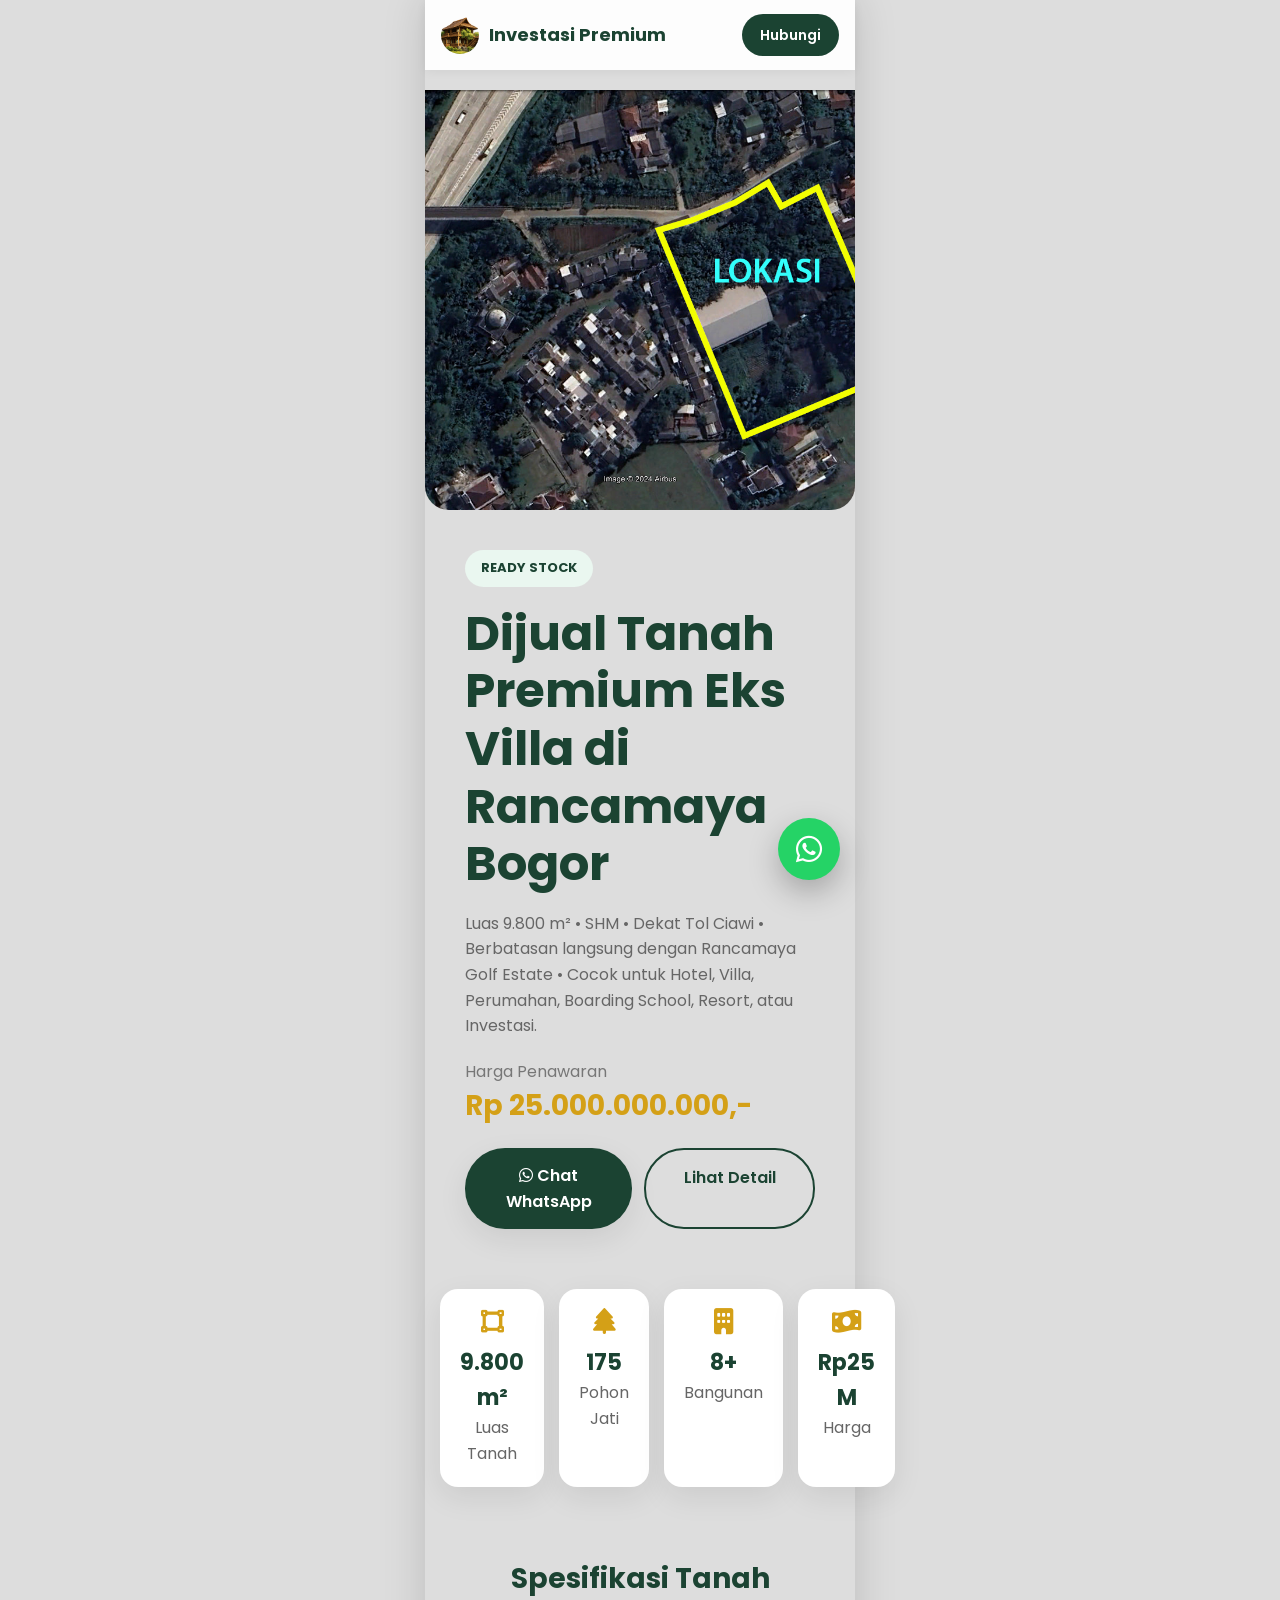
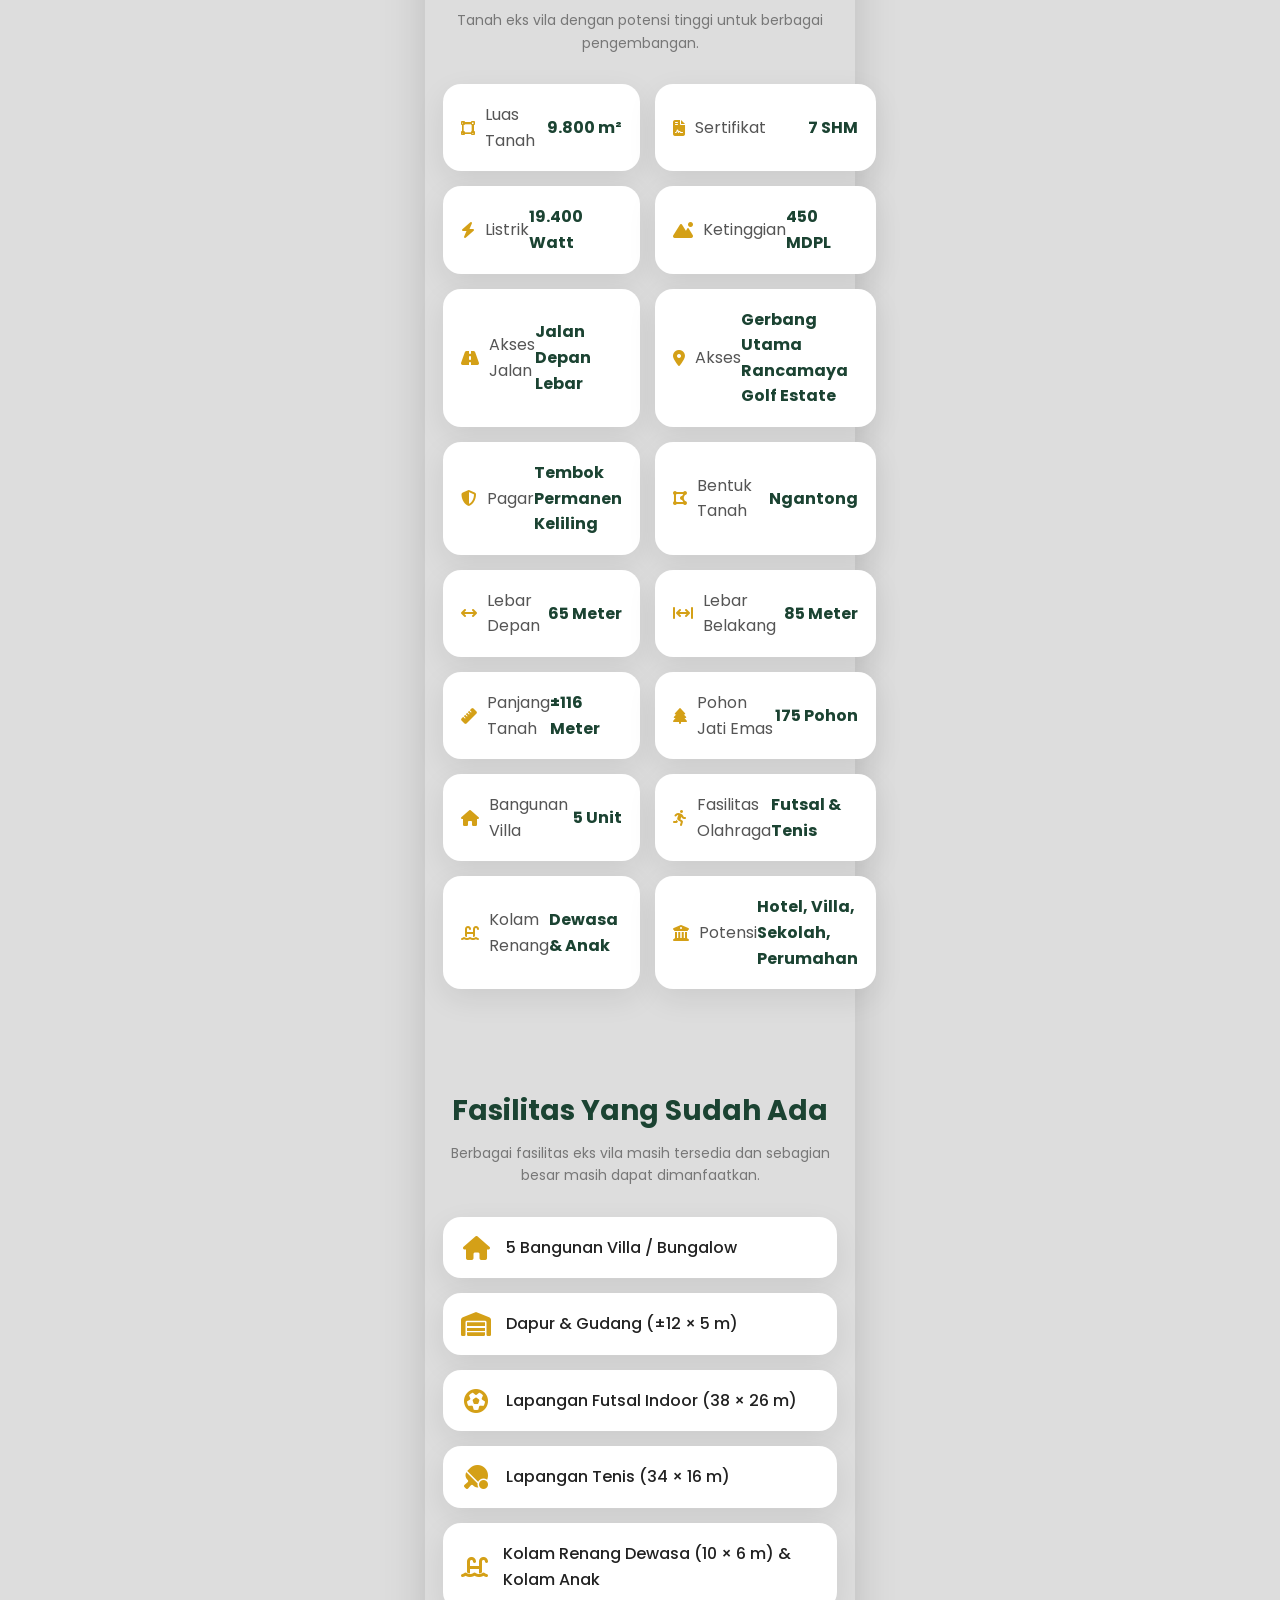
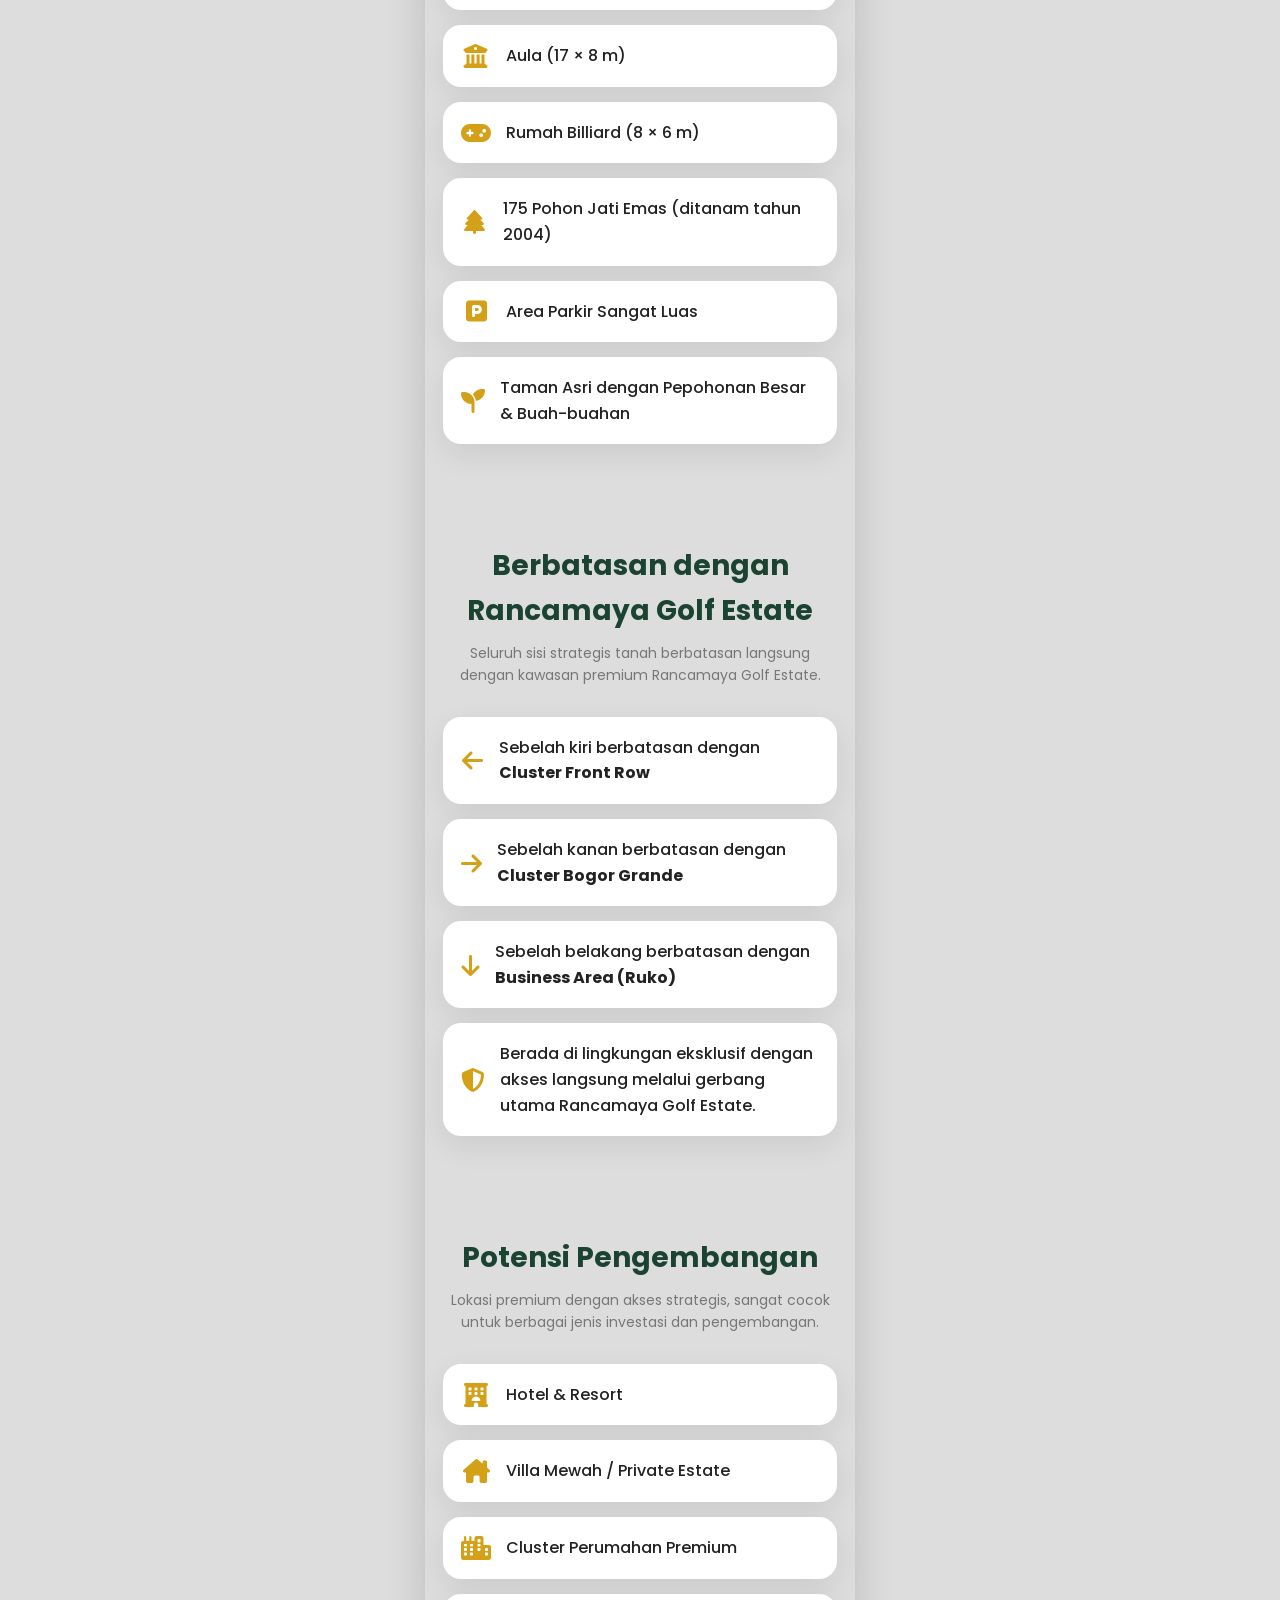
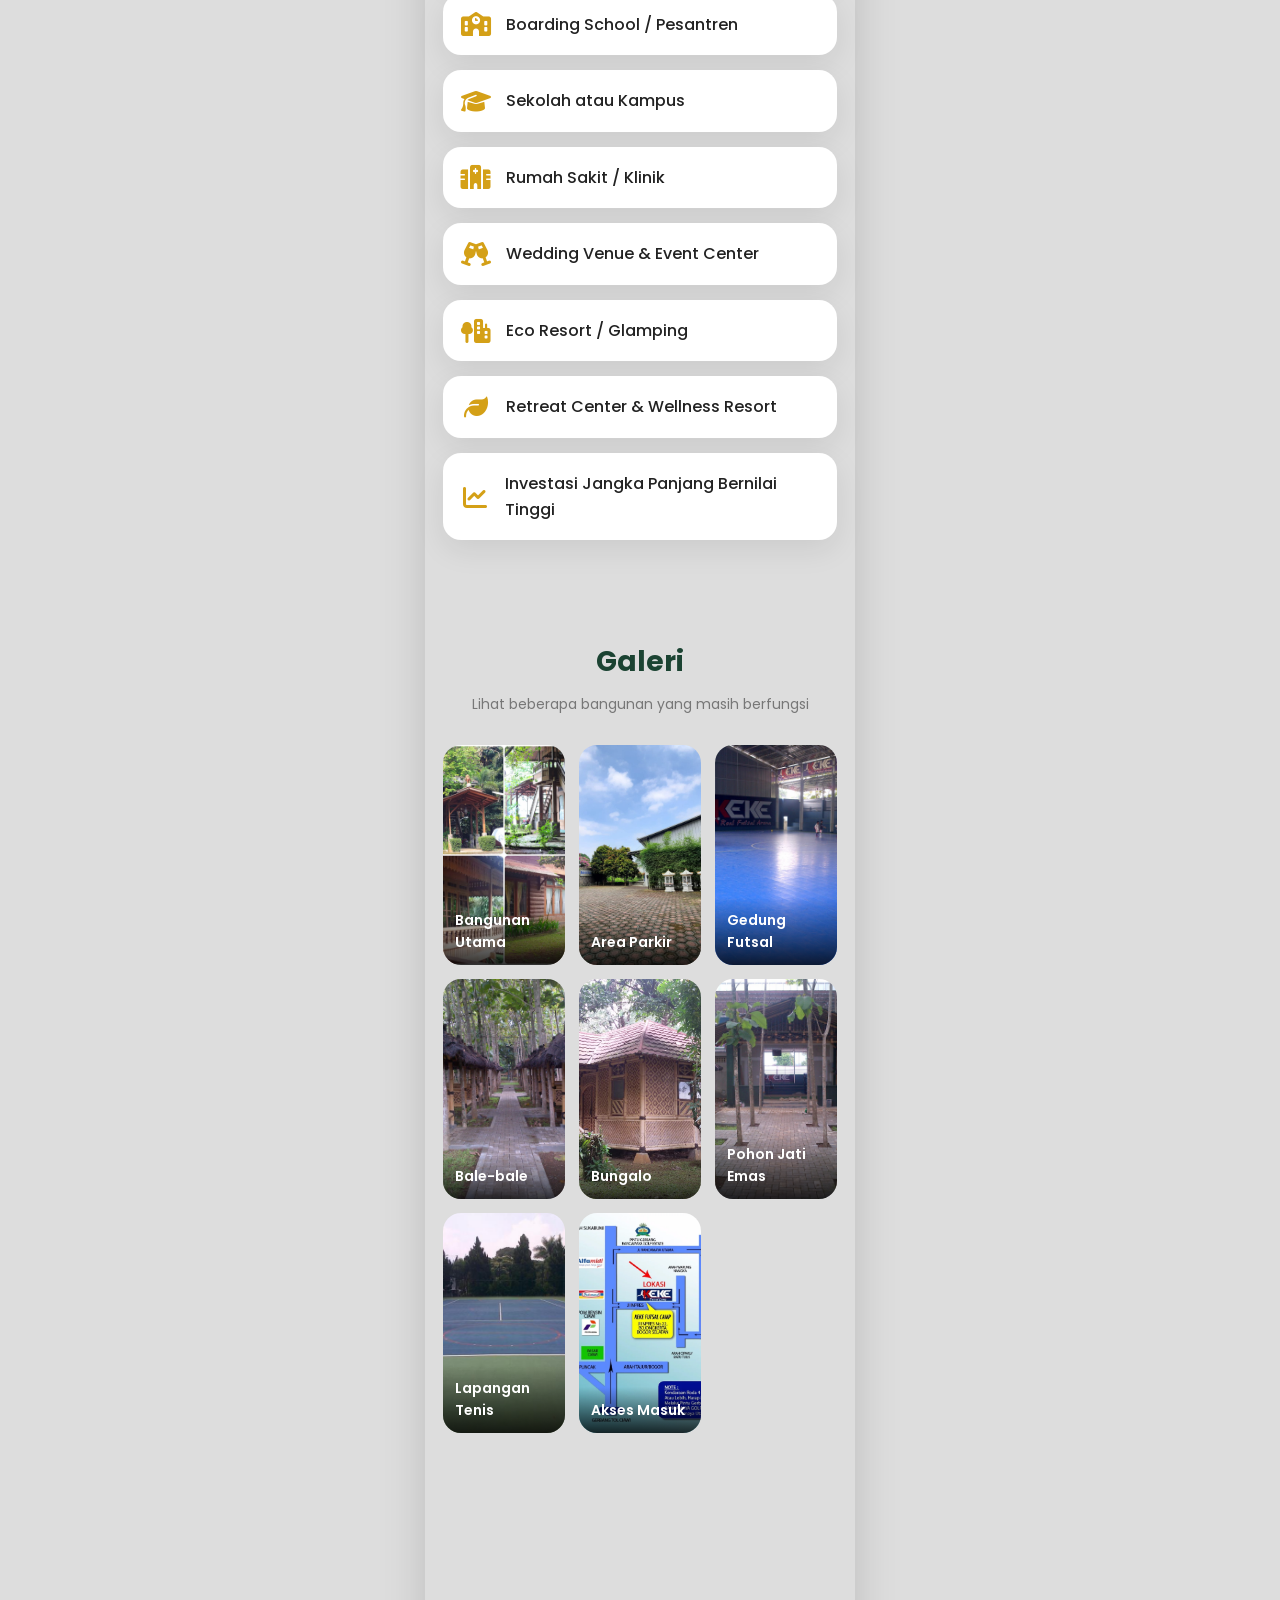
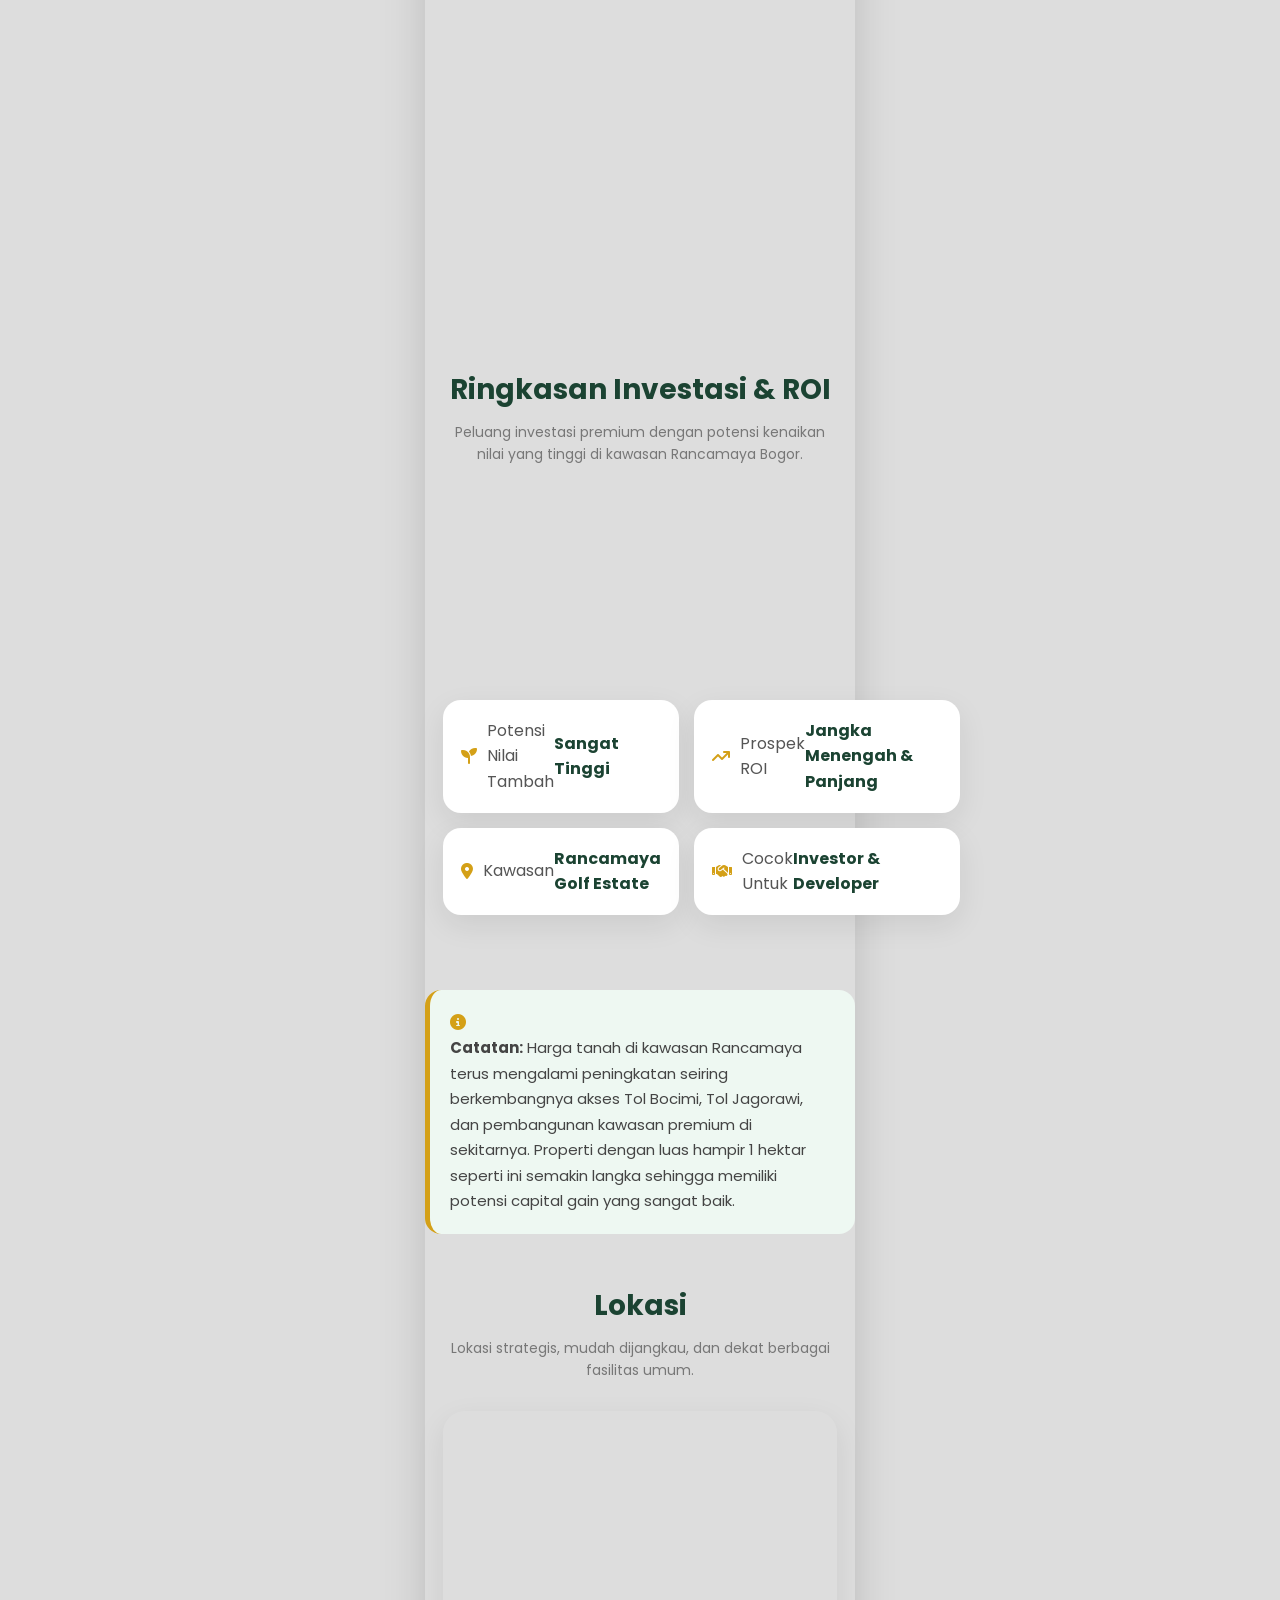
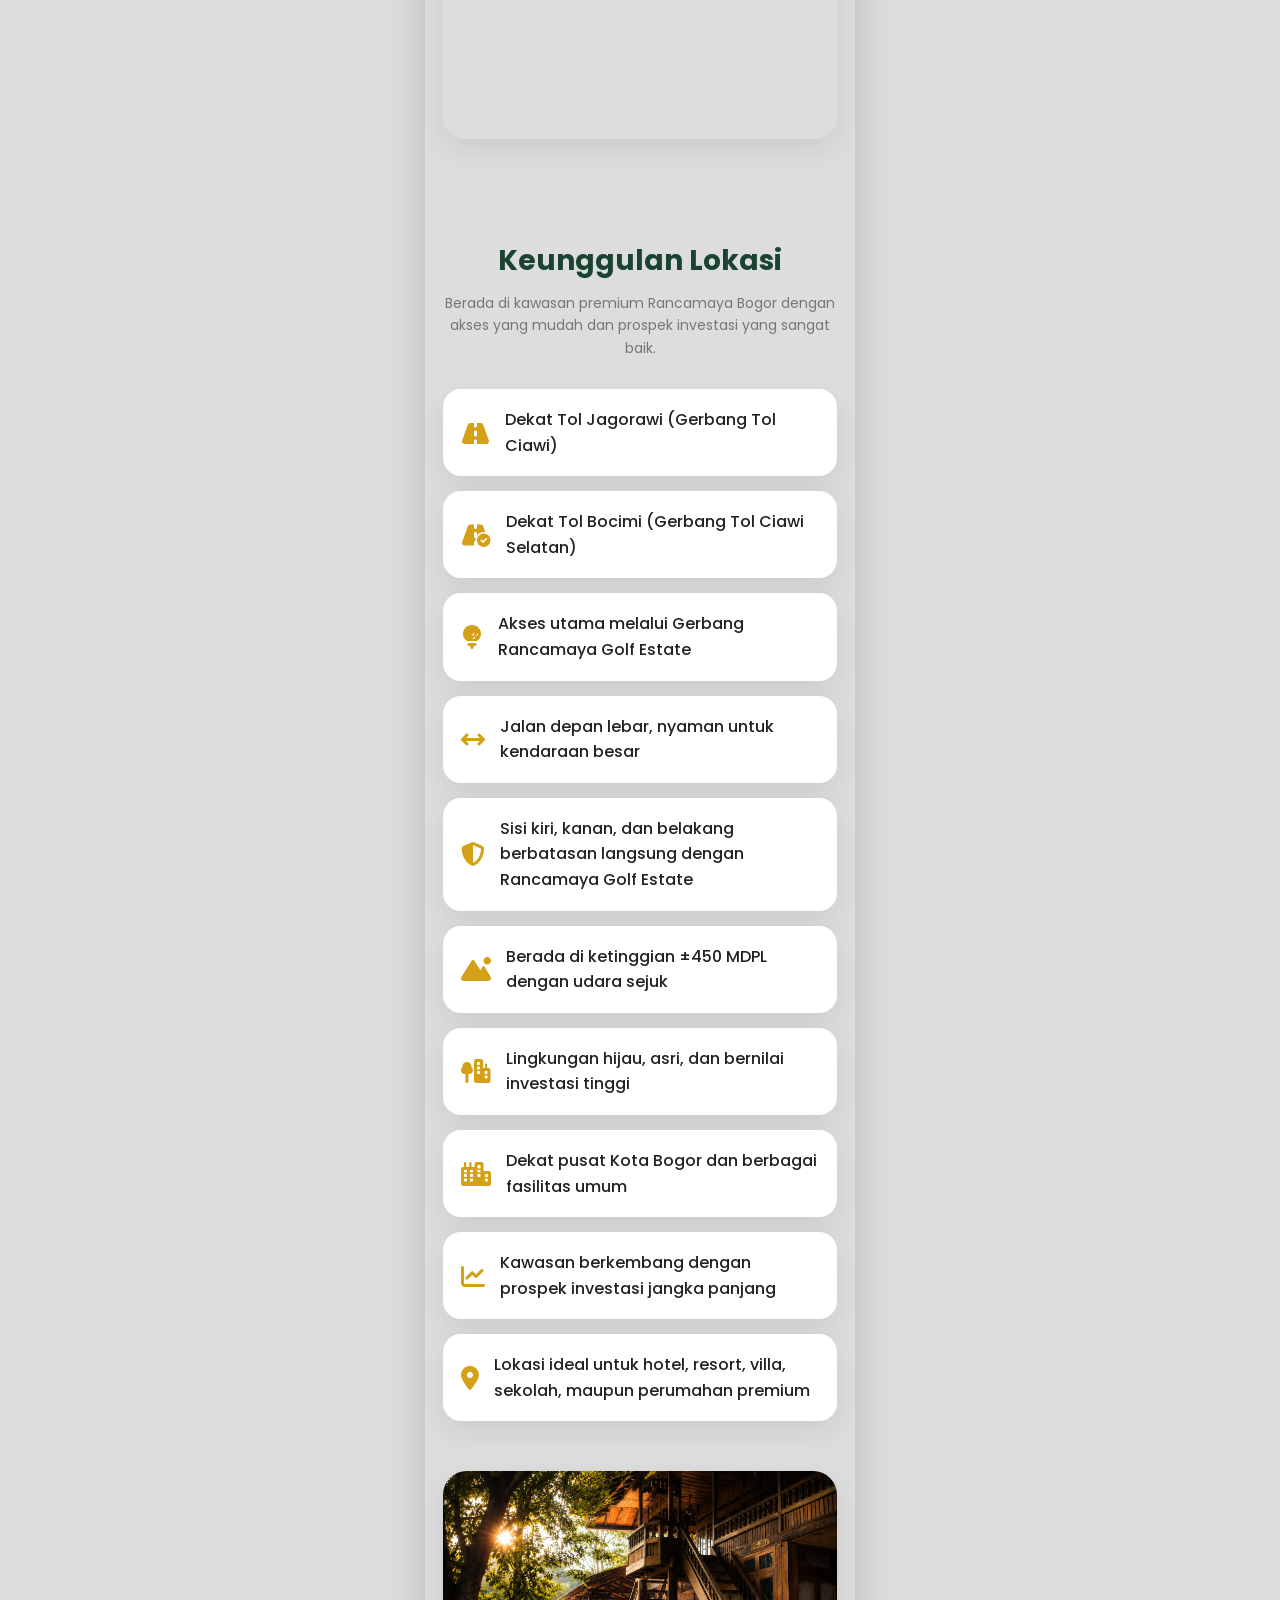
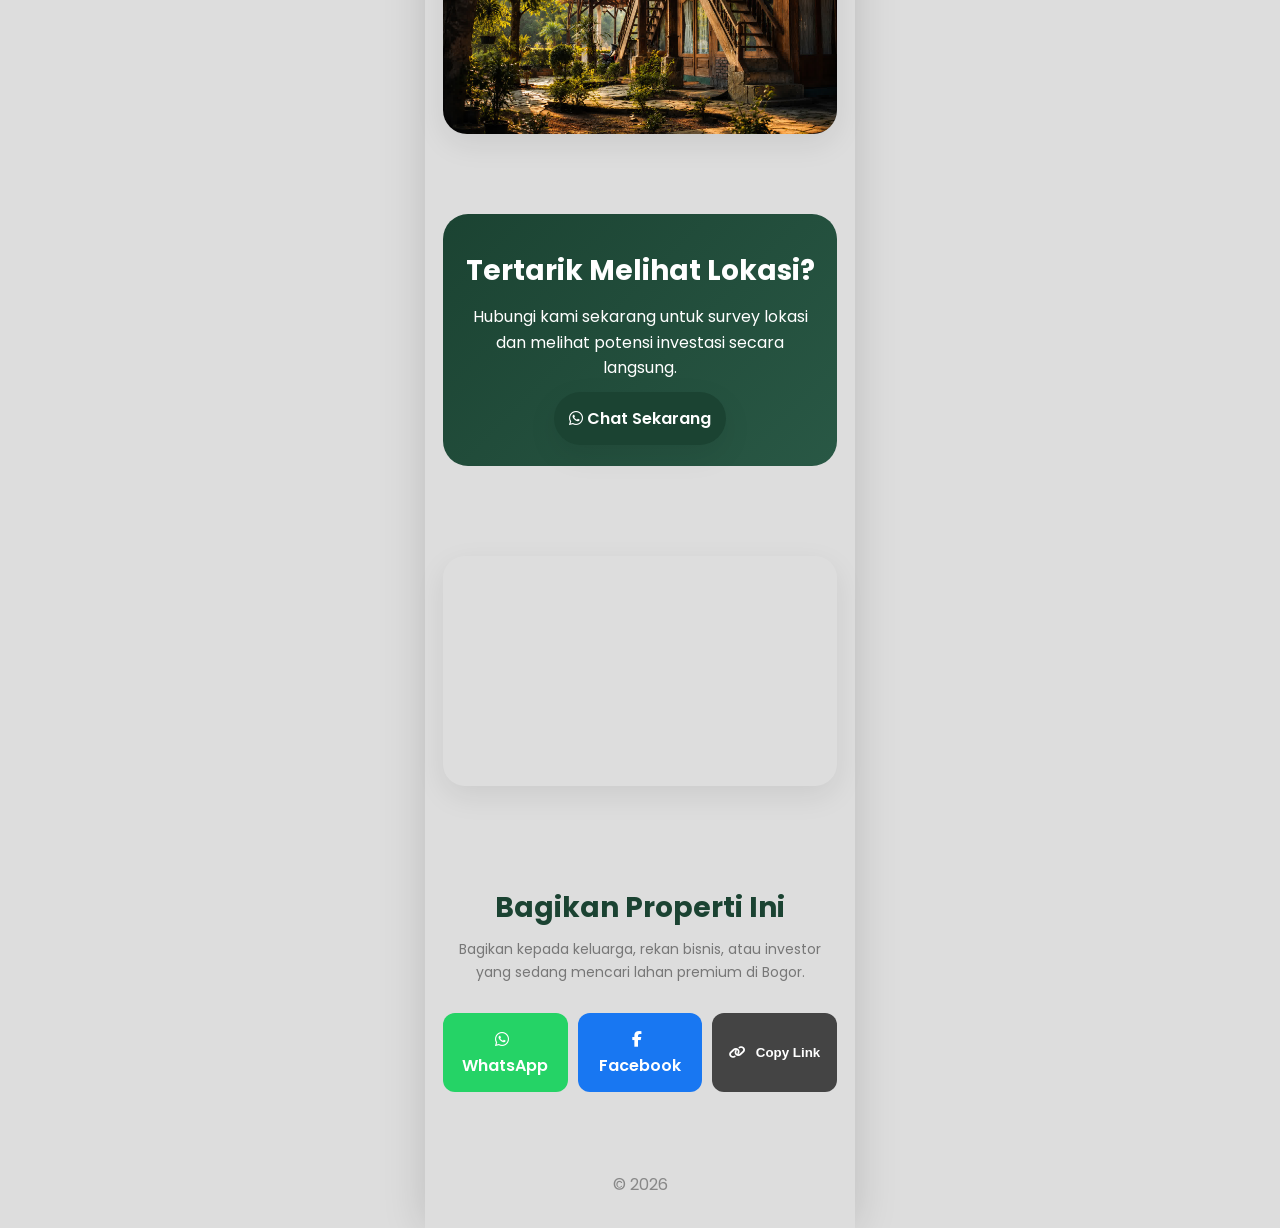
<file: hasanudin.html>
<!DOCTYPE html>
<html lang="id">

<head>

<!-- Primary Meta Tags -->
<meta charset="UTF-8">
<meta name="viewport" content="width=device-width, initial-scale=1.0">

<title>
Tanah Eks Villa Dijual di Rancamaya Bogor | 9.800 m² | SHM | Rp25 Miliar
</title>

<meta name="title" content="Tanah Eks Villa Dijual di Rancamaya Bogor | 9.800 m² | Rp25 Miliar">

<meta name="description" content="Dijual tanah eks villa seluas 9.800 m² di Rancamaya Bogor. Dekat Tol Ciawi, akses dari Rancamaya Golf Estate, 7 SHM, cocok untuk hotel, villa, boarding school, resort, atau perumahan.">

<!-- Open Graph / Facebook -->
<meta property="og:type" content="website">
<meta property="og:url" content="https://rontob.github.io/investasi-premium/">
<meta property="og:title" content="Tanah Eks Villa Dijual di Rancamaya Bogor | 9.800 m² | Rp25 Miliar">
<meta property="og:description" content="Tanah eks villa premium seluas 9.800 m² di kawasan Rancamaya Bogor. Dekat Tol Ciawi, akses utama Rancamaya Golf Estate, 7 SHM, cocok untuk hotel, villa mewah, resort, boarding school, dan perumahan.">
<meta property="og:image" content="https://rontob.github.io/investasi-premium/images/cover.jpg">
<meta property="og:image:secure_url" content="https://rontob.github.io/investasi-premium/images/cover.jpg">
<meta property="og:image:type" content="image/jpeg">
<meta property="og:site_name" content="Investasi Premium Rancamaya">
<meta property="og:locale" content="id_ID">

<!-- Twitter Card -->
<meta name="twitter:card" content="summary_large_image">
<meta name="twitter:url" content="https://rontob.github.io/investasi-premium/">
<meta name="twitter:title" content="Tanah Eks Villa Dijual di Rancamaya Bogor | 9.800 m²">
<meta name="twitter:description" content="Lahan premium 9.800 m² di Rancamaya Bogor dengan berbagai fasilitas eks villa. Cocok untuk hotel, resort, villa mewah, boarding school, dan investasi jangka panjang.">
<meta name="twitter:image" content="https://rontob.github.io/investasi-premium/images/cover.jpg">

<!-- Additional SEO -->
<meta name="keywords" content="tanah dijual Rancamaya, tanah Bogor, tanah dekat tol Ciawi, tanah investasi Bogor, lahan hotel Bogor, tanah villa Bogor, tanah resort Bogor, tanah boarding school, tanah perumahan Bogor, Rancamaya Golf Estate">

<meta name="author" content="Hasanudin 087877844109">
<meta name="robots" content="index,follow">

<link rel="canonical" href="https://rontob.github.io/investasi-premium/">

<link rel="icon" type="image/png" href="images/logo.png">

<meta name="theme-color" content="#1B4332">
    <!-- Google Font -->

    <link rel="preconnect"
        href="https://fonts.googleapis.com">

    <link rel="preconnect"
        href="https://fonts.gstatic.com"
        crossorigin>

    <link href="https://fonts.googleapis.com/css2?family=Poppins:wght@300;400;500;600;700;800&display=swap"
        rel="stylesheet">

    <!-- Font Awesome -->

    <link rel="stylesheet"
        href="https://cdnjs.cloudflare.com/ajax/libs/font-awesome/6.7.2/css/all.min.css">

    <!-- CSS -->

    <link rel="stylesheet"
        href="style.css">

</head>

<body>

<!-- ========================= -->

<header class="header">

<nav class="navbar">

<div class="logo">

<img src="images/logo.png" alt="Logo" loading="lazy">

<span>Investasi Premium</span>

</div>

<a href="https://wa.me/6287877844109?text=Halo,%20saya%20tertarik%20dengan%20Tanah%20Premium%20Eks%20Villa%20di%20Rancamaya%20Bogor.%20Mohon%20informasinya."
class="btn-nav">

Hubungi

</a>

</nav>

</header>

<!-- ========================= -->

<section class="hero">

<img
src="images/cover.jpg"
alt="Rumah Dijual"
class="hero-image"
loading="eager" fetchpriority="high">

<div class="hero-content">

<span class="badge">

READY STOCK

</span>

<h1>
Dijual Tanah Premium Eks Villa di Rancamaya Bogor
</h1>

<p>
Luas 9.800 m² • SHM • Dekat Tol Ciawi • Berbatasan langsung dengan Rancamaya Golf Estate • Cocok untuk Hotel, Villa, Perumahan, Boarding School, Resort, atau Investasi.
</p>

<div class="price">

Harga Penawaran

<strong>
Rp 25.000.000.000,-
</strong>

</div>

<div class="hero-button">

<a

href="https://wa.me/6287877844109?text=Halo,%20saya%20tertarik%20dengan%20Tanah%20Premium%20Eks%20Villa%20di%20Rancamaya%20Bogor.%20Mohon%20informasinya."

class="btn-primary">

<i class="fab fa-whatsapp"></i>

Chat WhatsApp

</a>

<a

href="#spesifikasi"

class="btn-secondary">

Lihat Detail

</a>

</div>

</div>

</section>


<!-- ========================= -->
<!-- QUICK INFO -->
<!-- ========================= -->

<section class="quick-info">

    <div class="item">
        <i class="fa-solid fa-vector-square"></i>
        <h3>9.800 m²</h3>
        <p>Luas Tanah</p>
    </div>

    <div class="item">
        <i class="fa-solid fa-tree"></i>
        <h3>175</h3>
        <p>Pohon Jati</p>
    </div>

    <div class="item">
        <i class="fa-solid fa-building"></i>
        <h3>8+</h3>
        <p>Bangunan</p>
    </div>

    <div class="item">
        <i class="fa-solid fa-money-bill-wave"></i>
        <h3>Rp25 M</h3>
        <p>Harga</p>
    </div>

</section>

<!-- ========================= -->
<!-- SPESIFIKASI -->
<!-- ========================= -->

<section id="spesifikasi" class="section">

    <div class="section-title">
        <h2>Spesifikasi Tanah</h2>
        <p>
            Tanah eks vila dengan potensi tinggi untuk berbagai pengembangan.
        </p>
    </div>

    <div class="spec-card">

        <div>
            <i class="fa-solid fa-vector-square"></i>
            <span>Luas Tanah</span>
            <strong>9.800 m²</strong>
        </div>

        <div>
            <i class="fa-solid fa-file-contract"></i>
            <span>Sertifikat</span>
            <strong>7 SHM</strong>
        </div>

        <div>
            <i class="fa-solid fa-bolt"></i>
            <span>Listrik</span>
            <strong>19.400 Watt</strong>
        </div>

        <div>
            <i class="fa-solid fa-mountain-sun"></i>
            <span>Ketinggian</span>
            <strong>450 MDPL</strong>
        </div>

        <div>
            <i class="fa-solid fa-road"></i>
            <span>Akses Jalan</span>
            <strong>Jalan Depan Lebar</strong>
        </div>

        <div>
            <i class="fa-solid fa-location-dot"></i>
            <span>Akses</span>
            <strong>Gerbang Utama Rancamaya Golf Estate</strong>
        </div>

        <div>
            <i class="fa-solid fa-shield-halved"></i>
            <span>Pagar</span>
            <strong>Tembok Permanen Keliling</strong>
        </div>

        <div>
            <i class="fa-solid fa-draw-polygon"></i>
            <span>Bentuk Tanah</span>
            <strong>Ngantong</strong>
        </div>

        <div>
            <i class="fa-solid fa-arrows-left-right"></i>
            <span>Lebar Depan</span>
            <strong>65 Meter</strong>
        </div>

        <div>
            <i class="fa-solid fa-arrows-left-right-to-line"></i>
            <span>Lebar Belakang</span>
            <strong>85 Meter</strong>
        </div>

        <div>
            <i class="fa-solid fa-ruler"></i>
            <span>Panjang Tanah</span>
            <strong>±116 Meter</strong>
        </div>

        <div>
            <i class="fa-solid fa-tree"></i>
            <span>Pohon Jati Emas</span>
            <strong>175 Pohon</strong>
        </div>

        <div>
            <i class="fa-solid fa-house"></i>
            <span>Bangunan Villa</span>
            <strong>5 Unit</strong>
        </div>

        <div>
            <i class="fa-solid fa-person-running"></i>
            <span>Fasilitas Olahraga</span>
            <strong>Futsal & Tenis</strong>
        </div>

        <div>
            <i class="fa-solid fa-water-ladder"></i>
            <span>Kolam Renang</span>
            <strong>Dewasa & Anak</strong>
        </div>

        <div>
            <i class="fa-solid fa-building-columns"></i>
            <span>Potensi</span>
            <strong>Hotel, Villa, Sekolah, Perumahan</strong>
        </div>

    </div>

</section>

<!-- ====== BAGIAN 2 DIMULAI DI SINI ====== -->
<!-- ========================= -->
<!-- FASILITAS YANG SUDAH ADA -->
<!-- ========================= -->

<section id="fasilitas" class="section">

    <div class="section-title">
        <h2>Fasilitas Yang Sudah Ada</h2>
        <p>
            Berbagai fasilitas eks vila masih tersedia dan sebagian besar masih dapat dimanfaatkan.
        </p>
    </div>

    <div class="feature-list">

        <div class="feature-item">
            <i class="fa-solid fa-house"></i>
            <span>5 Bangunan Villa / Bungalow</span>
        </div>

        <div class="feature-item">
            <i class="fa-solid fa-warehouse"></i>
            <span>Dapur & Gudang (±12 × 5 m)</span>
        </div>

        <div class="feature-item">
            <i class="fa-solid fa-futbol"></i>
            <span>Lapangan Futsal Indoor (38 × 26 m)</span>
        </div>

        <div class="feature-item">
            <i class="fa-solid fa-table-tennis-paddle-ball"></i>
            <span>Lapangan Tenis (34 × 16 m)</span>
        </div>

        <div class="feature-item">
            <i class="fa-solid fa-water-ladder"></i>
            <span>Kolam Renang Dewasa (10 × 6 m) & Kolam Anak</span>
        </div>

        <div class="feature-item">
            <i class="fa-solid fa-building-columns"></i>
            <span>Aula (17 × 8 m)</span>
        </div>

        <div class="feature-item">
            <i class="fa-solid fa-gamepad"></i>
            <span>Rumah Billiard (8 × 6 m)</span>
        </div>

        <div class="feature-item">
            <i class="fa-solid fa-tree"></i>
            <span>175 Pohon Jati Emas (ditanam tahun 2004)</span>
        </div>

        <div class="feature-item">
            <i class="fa-solid fa-square-parking"></i>
            <span>Area Parkir Sangat Luas</span>
        </div>

        <div class="feature-item">
            <i class="fa-solid fa-seedling"></i>
            <span>Taman Asri dengan Pepohonan Besar & Buah-buahan</span>
        </div>

    </div>

</section>
<!-- ========================= -->
<!-- BATAS TANAH -->
<!-- ========================= -->

<section id="batas-tanah" class="section">

    <div class="section-title">
        <h2>Berbatasan dengan Rancamaya Golf Estate</h2>
        <p>
            Seluruh sisi strategis tanah berbatasan langsung dengan kawasan premium
            Rancamaya Golf Estate.
        </p>
    </div>

    <div class="feature-list">

        <div class="feature-item">
            <i class="fa-solid fa-arrow-left"></i>
            <span>
                Sebelah kiri berbatasan dengan <strong>Cluster Front Row</strong>
            </span>
        </div>

        <div class="feature-item">
            <i class="fa-solid fa-arrow-right"></i>
            <span>
                Sebelah kanan berbatasan dengan <strong>Cluster Bogor Grande</strong>
            </span>
        </div>

        <div class="feature-item">
            <i class="fa-solid fa-arrow-down"></i>
            <span>
                Sebelah belakang berbatasan dengan <strong>Business Area (Ruko)</strong>
            </span>
        </div>

        <div class="feature-item">
            <i class="fa-solid fa-shield-halved"></i>
            <span>
                Berada di lingkungan eksklusif dengan akses langsung melalui gerbang utama Rancamaya Golf Estate.
            </span>
        </div>

    </div>

</section>
    <!-- ========================= -->
<!-- POTENSI PENGEMBANGAN -->
<!-- ========================= -->

<section id="potensi" class="section">

    <div class="section-title">
        <h2>Potensi Pengembangan</h2>
        <p>
            Lokasi premium dengan akses strategis, sangat cocok untuk berbagai jenis investasi dan pengembangan.
        </p>
    </div>

    <div class="feature-list">

        <div class="feature-item">
            <i class="fa-solid fa-hotel"></i>
            <span>Hotel & Resort</span>
        </div>

        <div class="feature-item">
            <i class="fa-solid fa-house-chimney"></i>
            <span>Villa Mewah / Private Estate</span>
        </div>

        <div class="feature-item">
            <i class="fa-solid fa-city"></i>
            <span>Cluster Perumahan Premium</span>
        </div>

        <div class="feature-item">
            <i class="fa-solid fa-school"></i>
            <span>Boarding School / Pesantren</span>
        </div>

        <div class="feature-item">
            <i class="fa-solid fa-graduation-cap"></i>
            <span>Sekolah atau Kampus</span>
        </div>

        <div class="feature-item">
            <i class="fa-solid fa-hospital"></i>
            <span>Rumah Sakit / Klinik</span>
        </div>

        <div class="feature-item">
            <i class="fa-solid fa-champagne-glasses"></i>
            <span>Wedding Venue & Event Center</span>
        </div>

        <div class="feature-item">
            <i class="fa-solid fa-tree-city"></i>
            <span>Eco Resort / Glamping</span>
        </div>

        <div class="feature-item">
            <i class="fa-solid fa-leaf"></i>
            <span>Retreat Center & Wellness Resort</span>
        </div>

        <div class="feature-item">
            <i class="fa-solid fa-chart-line"></i>
            <span>Investasi Jangka Panjang Bernilai Tinggi</span>
        </div>

    </div>

</section>

<!-- ========================= -->
<!-- GALERI -->
<!-- ========================= -->

    
    <section id="gallery" class="section">

    <div class="section-title">
        <h2>Galeri</h2>
        <p>Lihat beberapa bangunan yang masih berfungsi</p>
    </div>

    <div class="gallery">

        <div class="gallery-item">
            <img src="images/bangunanutama.jpg"
                 alt="Bangunan Utama"
                 loading="lazy"
                 onclick="openImage(this.src)">
            <div class="gallery-caption">Bangunan Utama</div>
        </div>

        <div class="gallery-item">
            <img src="images/parkir.jpeg"
                 alt="Area Parkir Luas"
                 loading="lazy"
                 onclick="openImage(this.src)">
            <div class="gallery-caption">Area Parkir</div>
        </div>

        <div class="gallery-item">
            <img src="images/futsal.jpeg"
                 alt="Gedung Futsal"
                 loading="lazy"
                 onclick="openImage(this.src)">
            <div class="gallery-caption">Gedung Futsal</div>
        </div>

        <div class="gallery-item">
            <img src="images/balebale.jpeg"
                 alt="Dapur"
                 loading="lazy"
                 onclick="openImage(this.src)">
            <div class="gallery-caption">Bale-bale</div>
        </div>

        <div class="gallery-item">
            <img src="images/bungalo.jpeg"
                 alt="Bungalo"
                 loading="lazy"
                 onclick="openImage(this.src)">
            <div class="gallery-caption">Bungalo</div>
        </div>

        <div class="gallery-item">
            <img src="images/pintumasukfutsal.jpeg"
                 alt="Area Masuk Futsal"
                 loading="lazy"
                 onclick="openImage(this.src)">
            <div class="gallery-caption">Pohon Jati Emas</div>
        </div>
        <div class="gallery-item">
            <img src="images/tenis.jpeg"
                 alt="Lapangan Tenis"
                 loading="lazy"
                 onclick="openImage(this.src)">
            <div class="gallery-caption">Lapangan Tenis</div>
        </div>
        <div class="gallery-item">
            <img src="images/map.webp"
                 alt="Map Akses Masuk"
                 loading="lazy"
                 onclick="openImage(this.src)">
            <div class="gallery-caption">Akses Masuk</div>
         </div>
    </div>

    </section>

<!-- ========================= -->
<!-- VIDEO -->
<!-- ========================= -->

<section class="section">

    <div class="section-title">

        <h2>Video</h2>

        <p>
            Silahkan menonton video.
        </p>

    </div>

    <div class="video-box">

        <iframe
            src="https://www.youtube.com/embed/E-bvQVPgO90"
            title="Video 1"
            loading="lazy"
            allowfullscreen>
        </iframe>

    </div>


</section>


    <!-- ========================= -->
<!-- RINGKASAN INVESTASI & ROI -->
<!-- ========================= -->

<section id="investasi" class="section">

    <div class="section-title">
        <h2>Ringkasan Investasi & ROI</h2>
        <p>
            Peluang investasi premium dengan potensi kenaikan nilai yang tinggi di kawasan Rancamaya Bogor.
        </p>
    </div>

    <div class="spec-card">

        <div>
            <i class="fa-solid fa-tags"></i>
            <span>Harga Penawaran</span>
            <strong>Rp 25 Miliar</strong>
        </div>

        <div>
            <i class="fa-solid fa-chart-line"></i>
            <span>Harga per m²</span>
            <strong>± Rp 3,5 Juta</strong>
        </div>

        <div>
            <i class="fa-solid fa-ruler-combined"></i>
            <span>Luas Tanah</span>
            <strong>9.800 m²</strong>
        </div>

        <div>
            <i class="fa-solid fa-building"></i>
            <span>Bangunan Eksisting</span>
            <strong>Masih Bisa Dimanfaatkan</strong>
        </div>

        <div>
            <i class="fa-solid fa-seedling"></i>
            <span>Potensi Nilai Tambah</span>
            <strong>Sangat Tinggi</strong>
        </div>

        <div>
            <i class="fa-solid fa-arrow-trend-up"></i>
            <span>Prospek ROI</span>
            <strong>Jangka Menengah & Panjang</strong>
        </div>

        <div>
            <i class="fa-solid fa-location-dot"></i>
            <span>Kawasan</span>
            <strong>Rancamaya Golf Estate</strong>
        </div>

        <div>
            <i class="fa-solid fa-handshake"></i>
            <span>Cocok Untuk</span>
            <strong>Investor & Developer</strong>
        </div>

    </div>

</section>
    <div class="cta-note">

    <i class="fa-solid fa-circle-info"></i>

    <p>
        <strong>Catatan:</strong> Harga tanah di kawasan Rancamaya terus mengalami peningkatan seiring berkembangnya akses Tol Bocimi, Tol Jagorawi, dan pembangunan kawasan premium di sekitarnya. Properti dengan luas hampir 1 hektar seperti ini semakin langka sehingga memiliki potensi capital gain yang sangat baik.
    </p>

    </div>

<!-- ========================= -->
<!-- LOKASI -->
<!-- ========================= -->

<section id="lokasi" class="section">

    <div class="section-title">
        <h2>Lokasi</h2>
        <p>Lokasi strategis, mudah dijangkau, dan dekat berbagai fasilitas umum.</p>
    </div>

    <div class="map">

              <iframe
            src="https://www.google.com/maps?q=Keke+Futsal+Arena+Bogor&output=embed"
            loading="lazy"
            allowfullscreen
            referrerpolicy="strict-origin-when-cross-origin"
            title="Lokasi Rumah Dijual Cinere Residence">
              </iframe>

    </div>

</section>
<!-- ========================= -->
<!-- KEUNGGULAN LOKASI -->
<!-- ========================= -->

<section id="keunggulan-lokasi" class="section">

    <div class="section-title">
        <h2>Keunggulan Lokasi</h2>
        <p>
            Berada di kawasan premium Rancamaya Bogor dengan akses yang mudah dan prospek investasi yang sangat baik.
        </p>
    </div>

    <div class="feature-list">

        <div class="feature-item">
            <i class="fa-solid fa-road"></i>
            <span>Dekat Tol Jagorawi (Gerbang Tol Ciawi)</span>
        </div>

        <div class="feature-item">
            <i class="fa-solid fa-road-circle-check"></i>
            <span>Dekat Tol Bocimi (Gerbang Tol Ciawi Selatan)</span>
        </div>

        <div class="feature-item">
            <i class="fa-solid fa-golf-ball-tee"></i>
            <span>Akses utama melalui Gerbang Rancamaya Golf Estate</span>
        </div>

        <div class="feature-item">
            <i class="fa-solid fa-arrows-left-right"></i>
            <span>Jalan depan lebar, nyaman untuk kendaraan besar</span>
        </div>

        <div class="feature-item">
            <i class="fa-solid fa-shield-halved"></i>
            <span>Sisi kiri, kanan, dan belakang berbatasan langsung dengan Rancamaya Golf Estate</span>
        </div>

        <div class="feature-item">
            <i class="fa-solid fa-mountain-sun"></i>
            <span>Berada di ketinggian ±450 MDPL dengan udara sejuk</span>
        </div>

        <div class="feature-item">
            <i class="fa-solid fa-tree-city"></i>
            <span>Lingkungan hijau, asri, dan bernilai investasi tinggi</span>
        </div>

        <div class="feature-item">
            <i class="fa-solid fa-city"></i>
            <span>Dekat pusat Kota Bogor dan berbagai fasilitas umum</span>
        </div>

        <div class="feature-item">
            <i class="fa-solid fa-chart-line"></i>
            <span>Kawasan berkembang dengan prospek investasi jangka panjang</span>
        </div>

        <div class="feature-item">
            <i class="fa-solid fa-location-dot"></i>
            <span>Lokasi ideal untuk hotel, resort, villa, sekolah, maupun perumahan premium</span>
        </div>

    </div>

</section>

    <!-- ========================= -->
<!-- FULL IMAGE -->
<!-- ========================= -->

<section class="section image-banner">

    <img
        src="images/art.jpg"
        alt="Investasi Tanah Premium Rancamaya"
        loading="lazy">

</section>
<!-- ========================= -->
<!-- CALL TO ACTION -->
<!-- ========================= -->

<section class="cta">

<h2>

Tertarik Melihat Lokasi?

</h2>

<p>

Hubungi kami sekarang untuk survey lokasi dan melihat potensi investasi secara langsung.
    
</p>

<a
href="https://wa.me/6287877844109?text=Halo,%20saya%20tertarik%20dengan%20Tanah%20Premium%20Eks%20Villa%20di%20Rancamaya%20Bogor.%20Mohon%20informasinya."
class="btn-primary">

<i class="fab fa-whatsapp"></i>

Chat Sekarang

</a>

</section>
    <section class="section">
            <div class="video-box">

        <iframe
            src="https://www.youtube.com/embed/zc4q4cCRBk8"
            title="Video 2"
            loading="lazy"
            allowfullscreen>
        </iframe>

            </div>
            
        </section>
<!-- ========================= -->
<!-- BAGIKAN PROPERTI -->
<!-- ========================= -->

<section class="section" id="share">

    <div class="section-title">
        <h2>Bagikan Properti Ini</h2>
        <p>
            Bagikan kepada keluarga, rekan bisnis, atau investor yang sedang mencari lahan premium di Bogor.
        </p>
    </div>

    <div class="share-buttons">

        <a href="#" id="shareWhatsapp" class="share-btn whatsapp">
            <i class="fab fa-whatsapp"></i>
            WhatsApp
        </a>

        <a href="#" id="shareFacebook" class="share-btn facebook" target="_blank">
            <i class="fab fa-facebook-f"></i>
            Facebook
        </a>

        <button type="button" id="copyLink" class="share-btn copy">
            <i class="fa-solid fa-link"></i>
            Copy Link
        </button>

    </div>

</section>

<!-- ========================= -->
<!-- FOOTER -->
<!-- ========================= -->

<footer>

    <p>
        © 2026 
    </p>

</footer>

<!-- ========================= -->
<!-- FLOATING WHATSAPP -->
<!-- ========================= -->

<a
    href="https://wa.me/6287877844109?text=Halo,%20saya%20tertarik%20dengan%20Tanah%20Premium%20Eks%20Villa%20di%20Rancamaya%20Bogor.%20Mohon%20informasinya."
    class="floating-wa"
    target="_blank"
    aria-label="Chat WhatsApp">

    <i class="fab fa-whatsapp"></i>

</a>

<!-- ========================= -->
<!-- LIGHTBOX -->
<!-- ========================= -->

<div id="imageModal" class="image-modal">

    <span class="close-btn" onclick="closeImage()">&times;</span>

    <img id="modalImg" alt="Foto Properti">

</div>

<!-- ========================= -->
<!-- JAVASCRIPT -->
<!-- ========================= -->

<script src="script.js"></script>

</body>

</html>
</file>
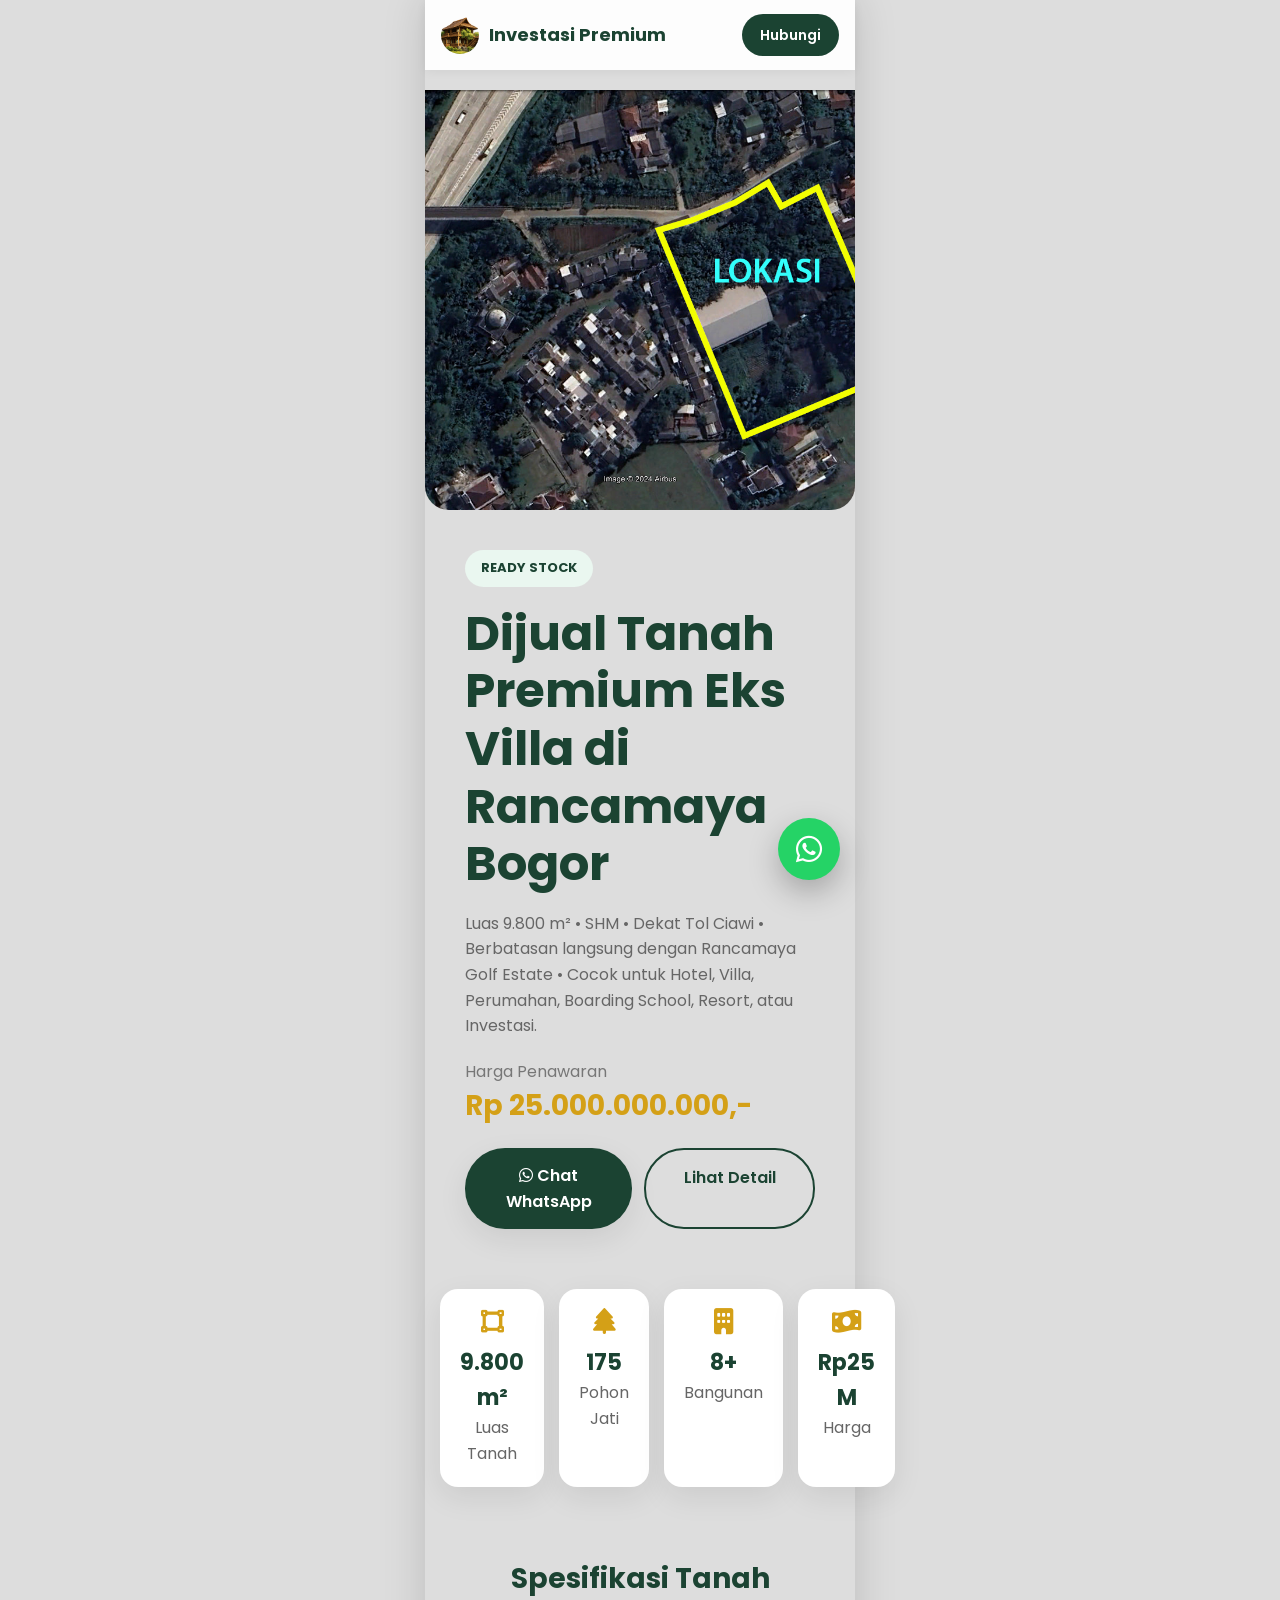
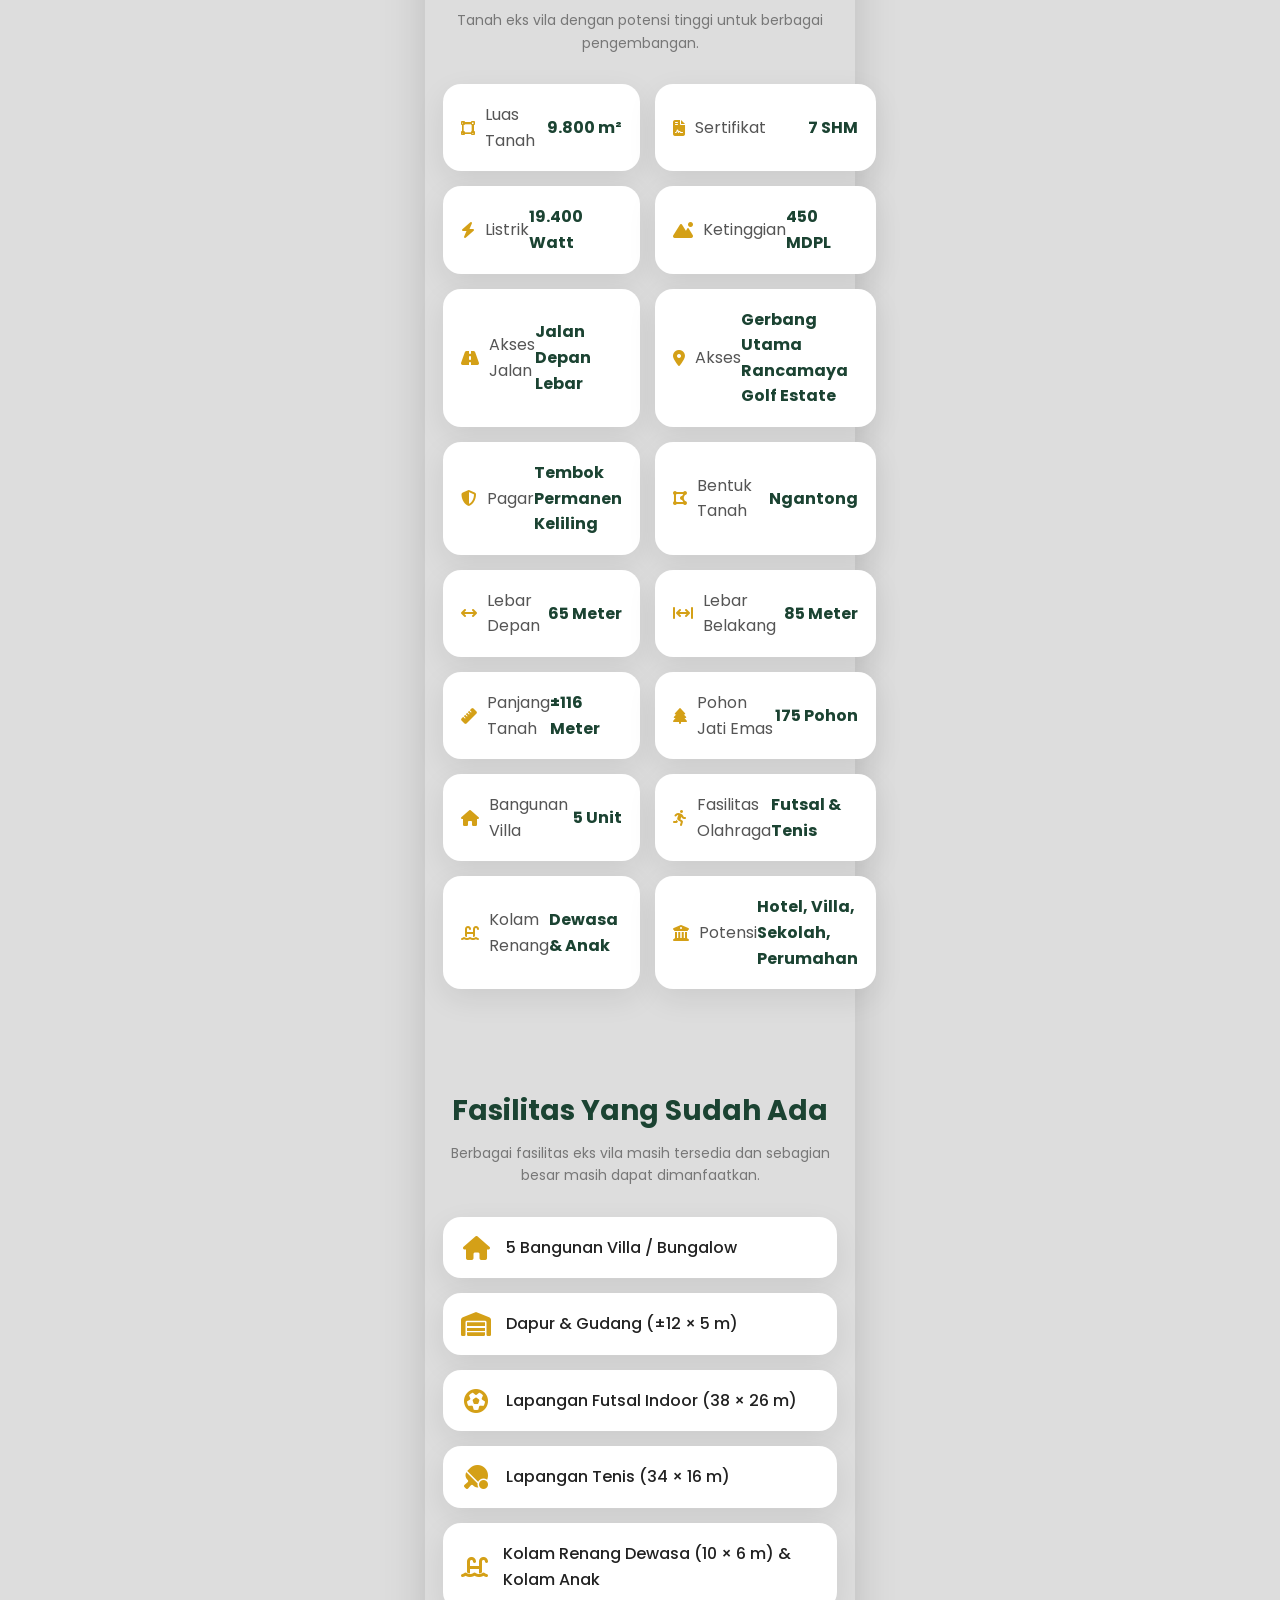
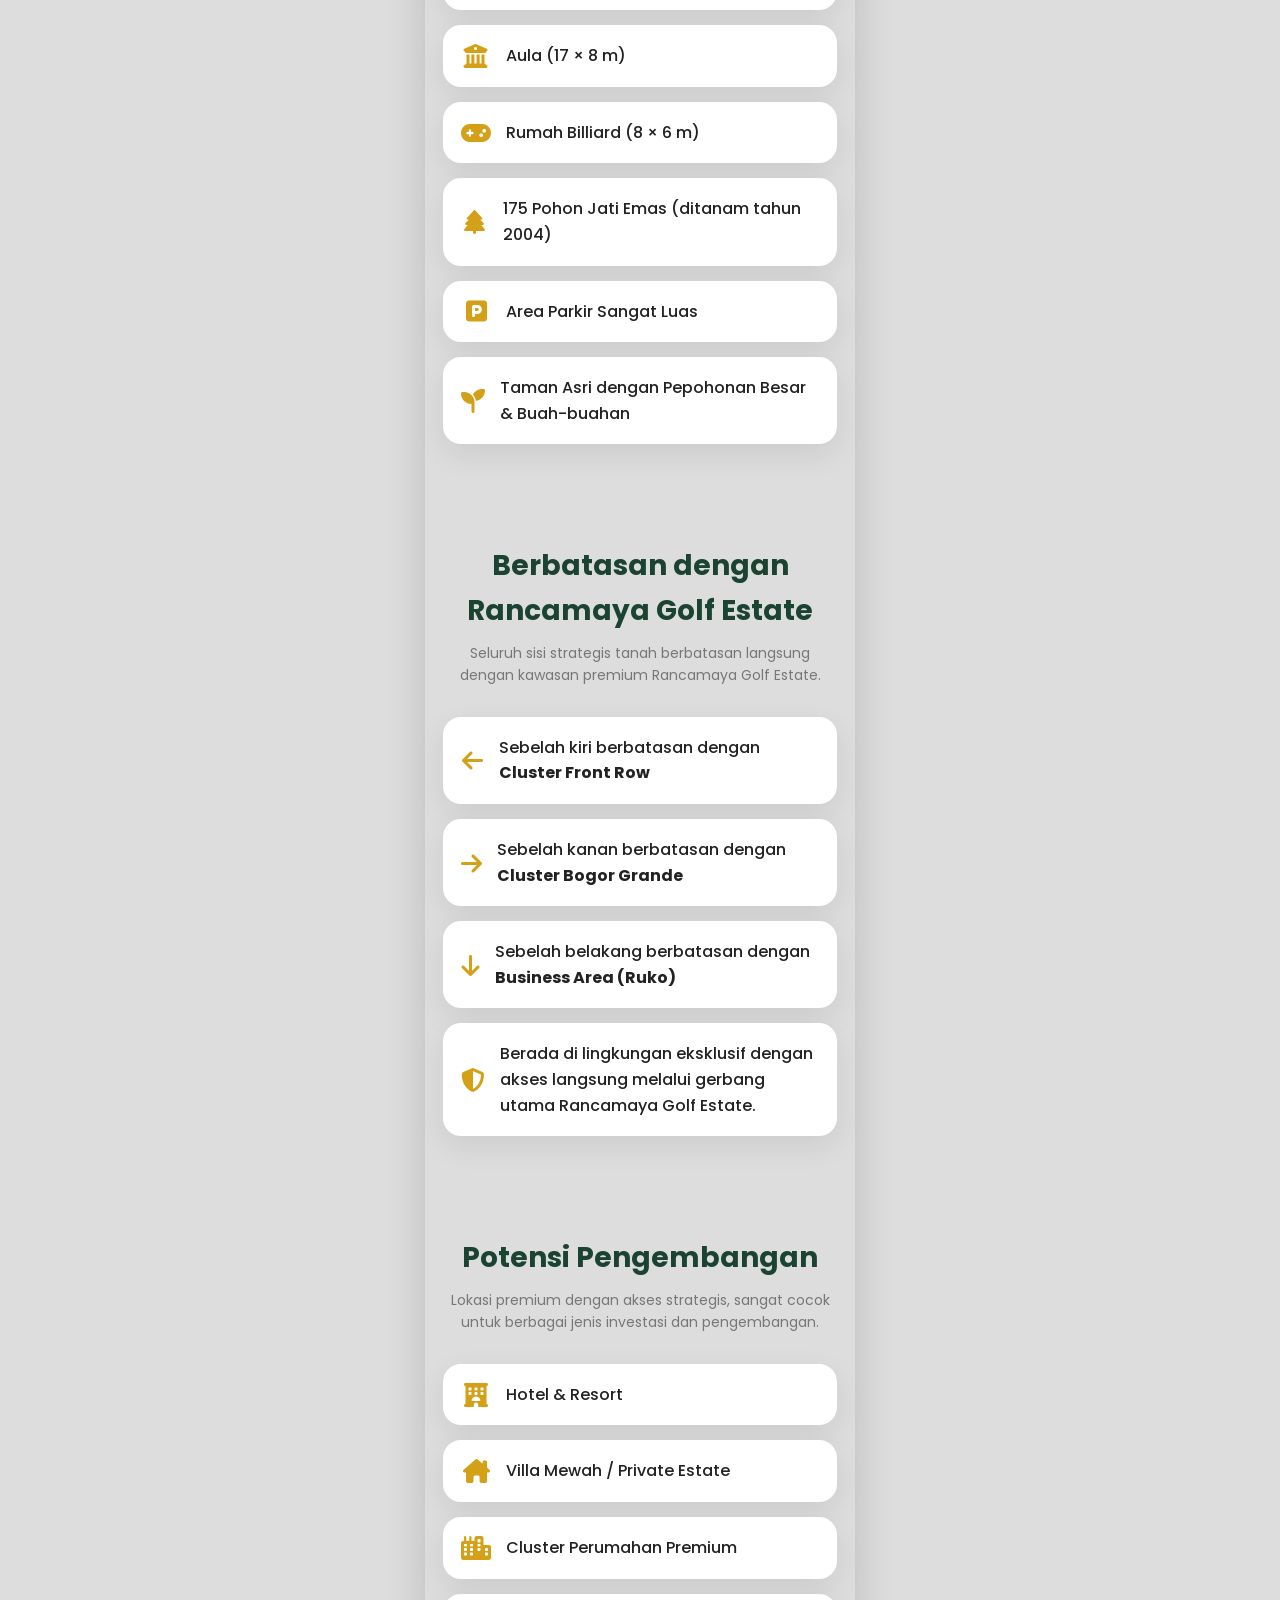
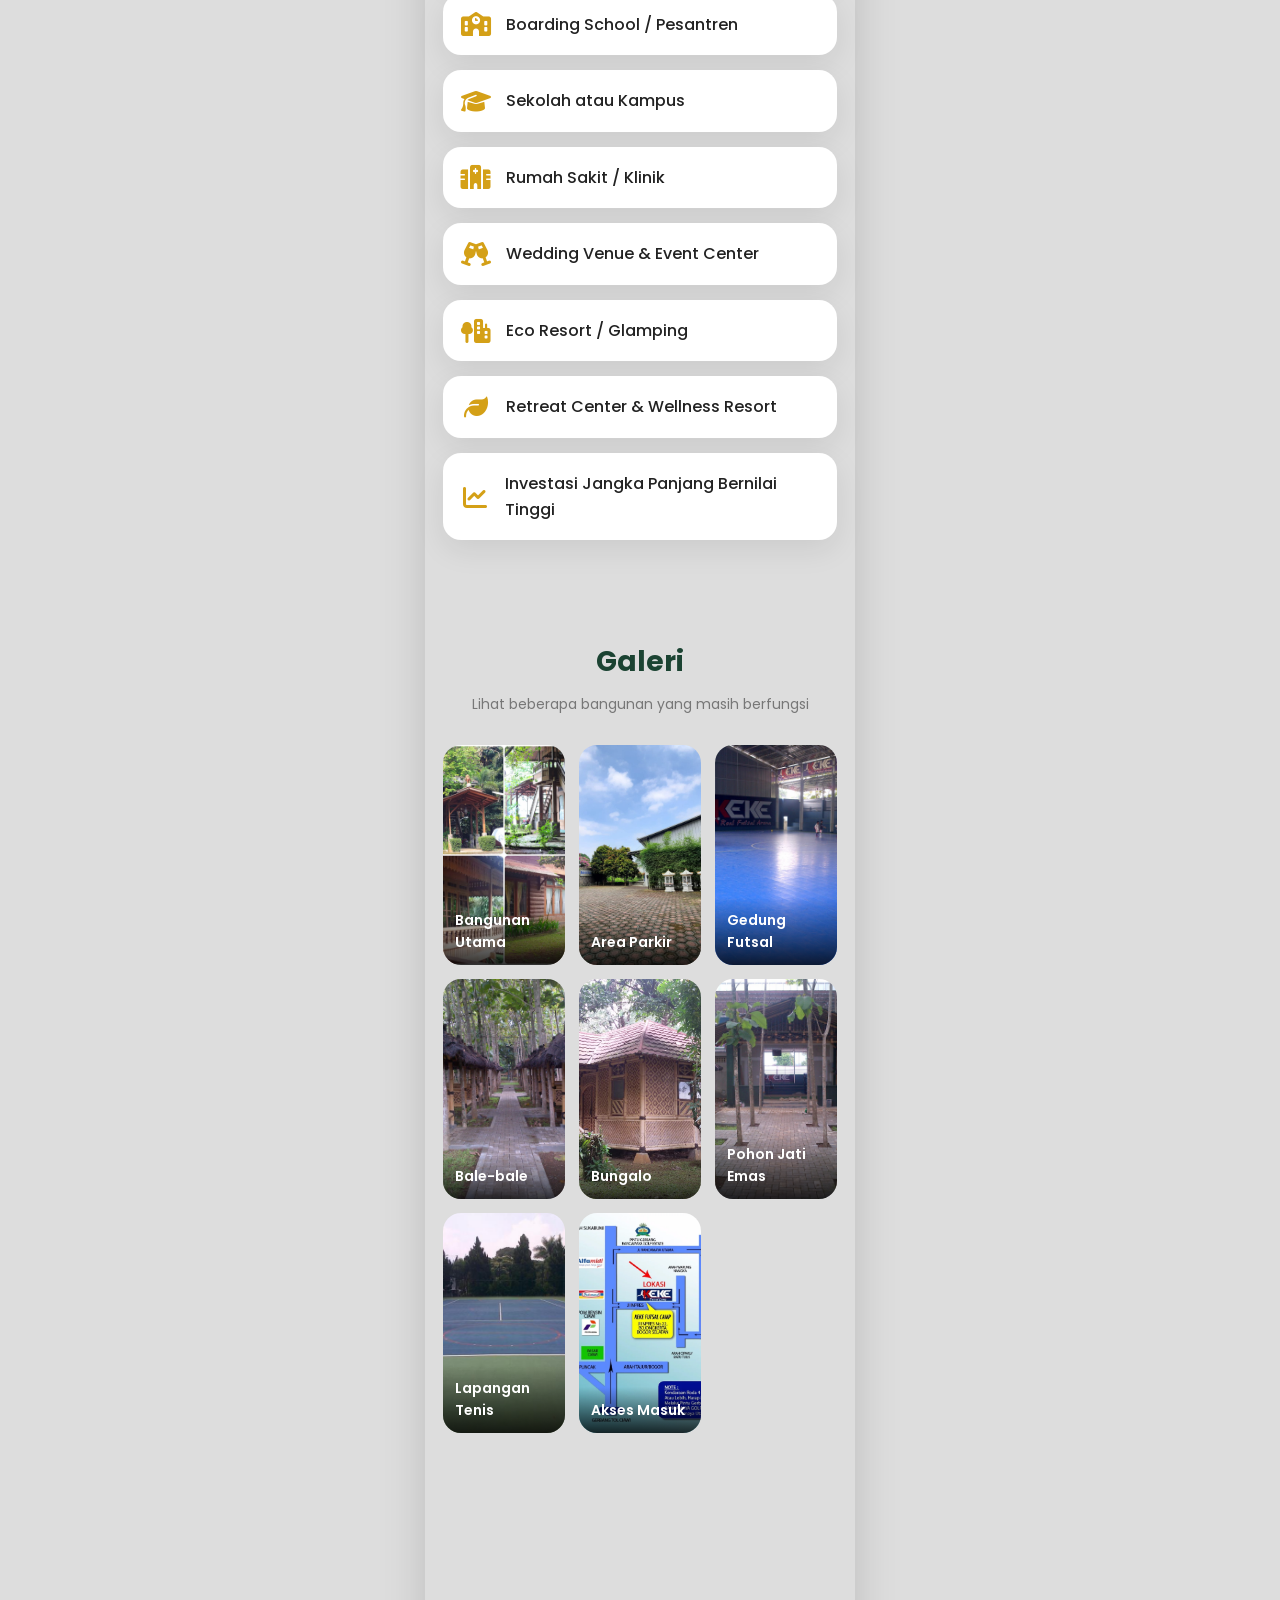
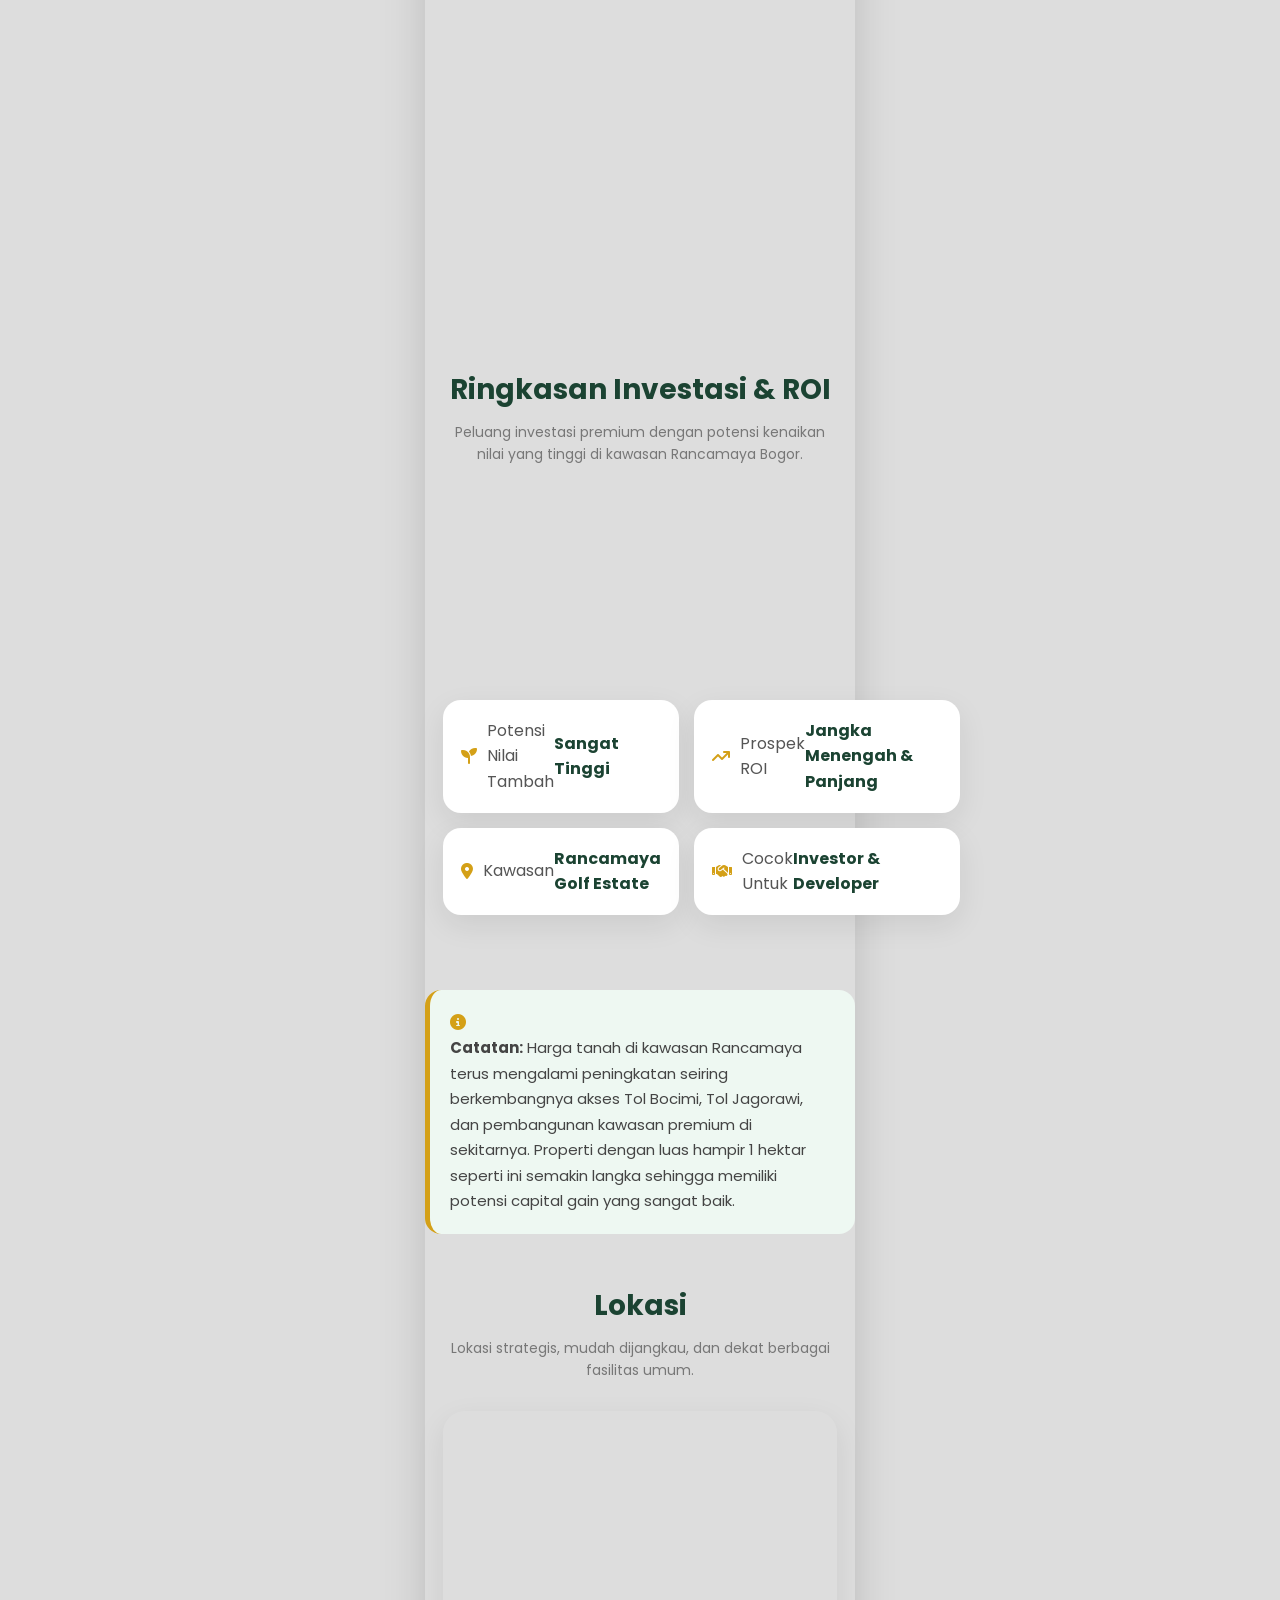
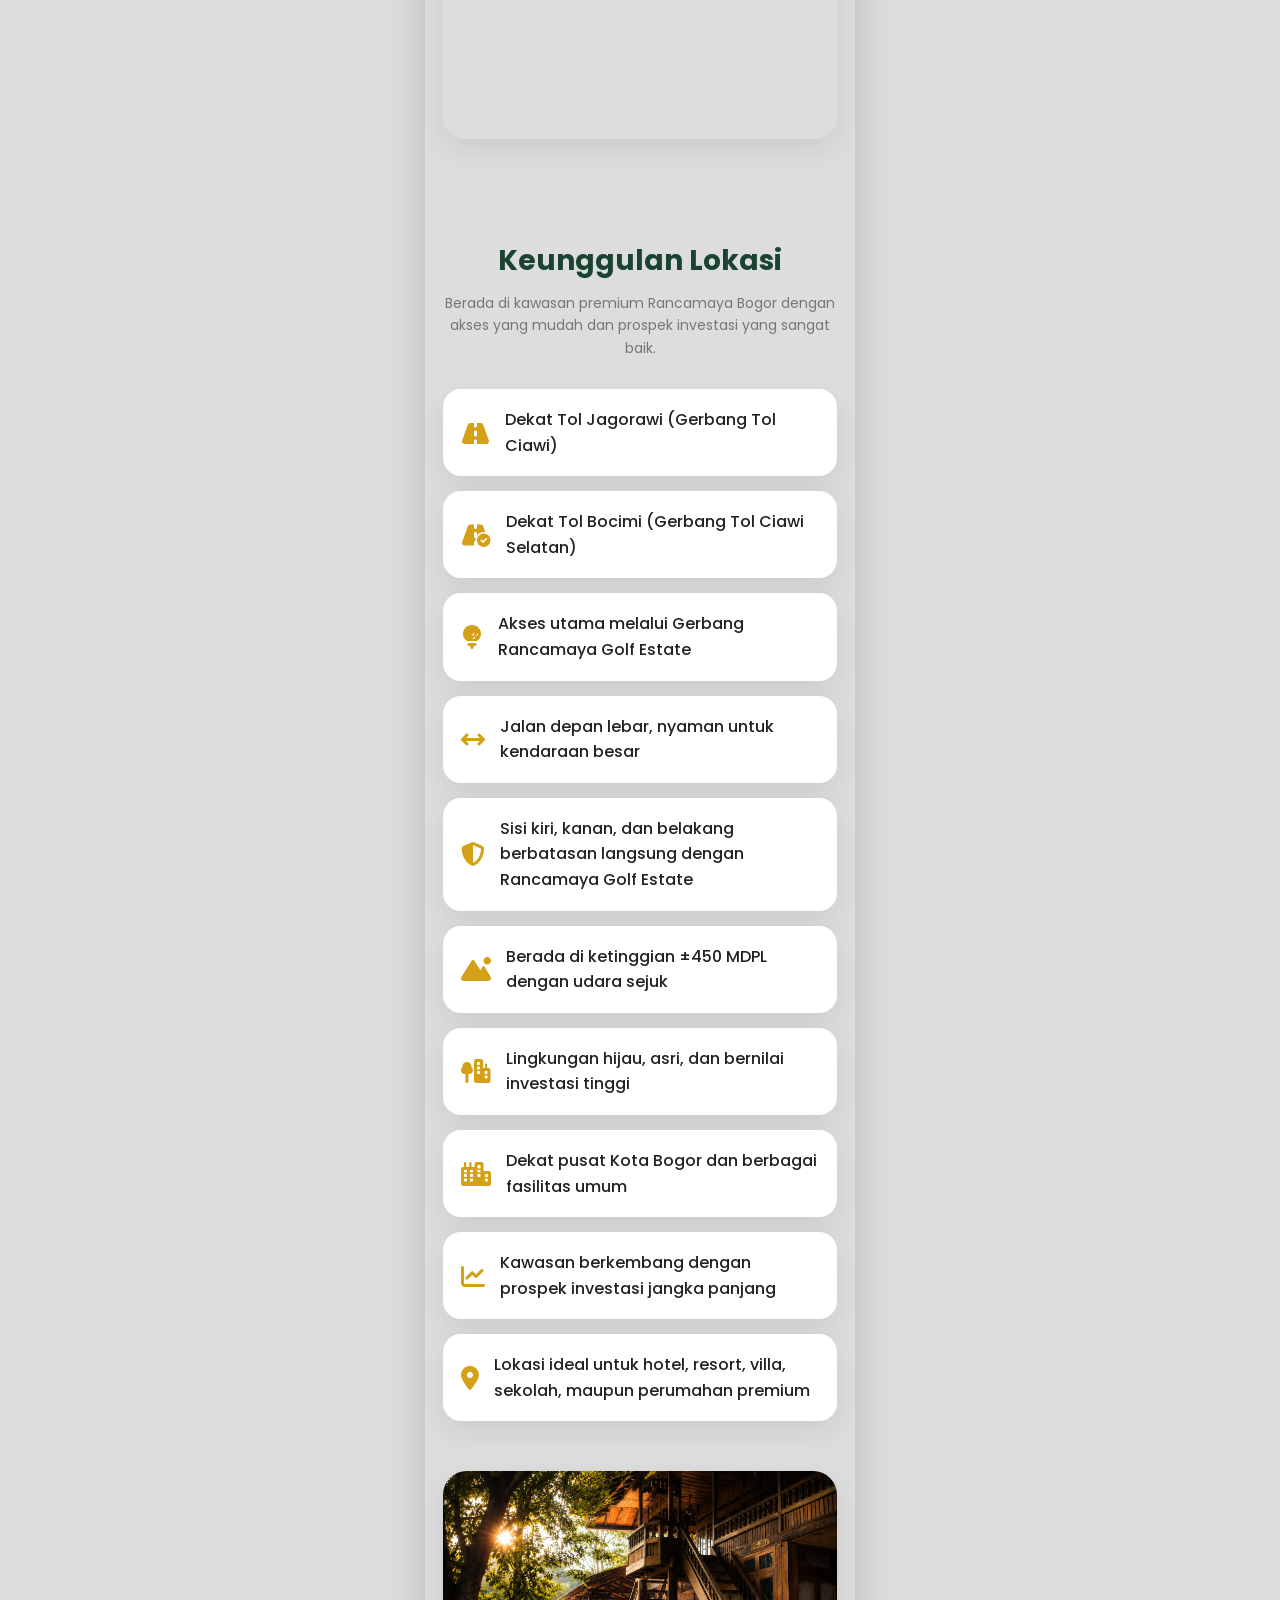
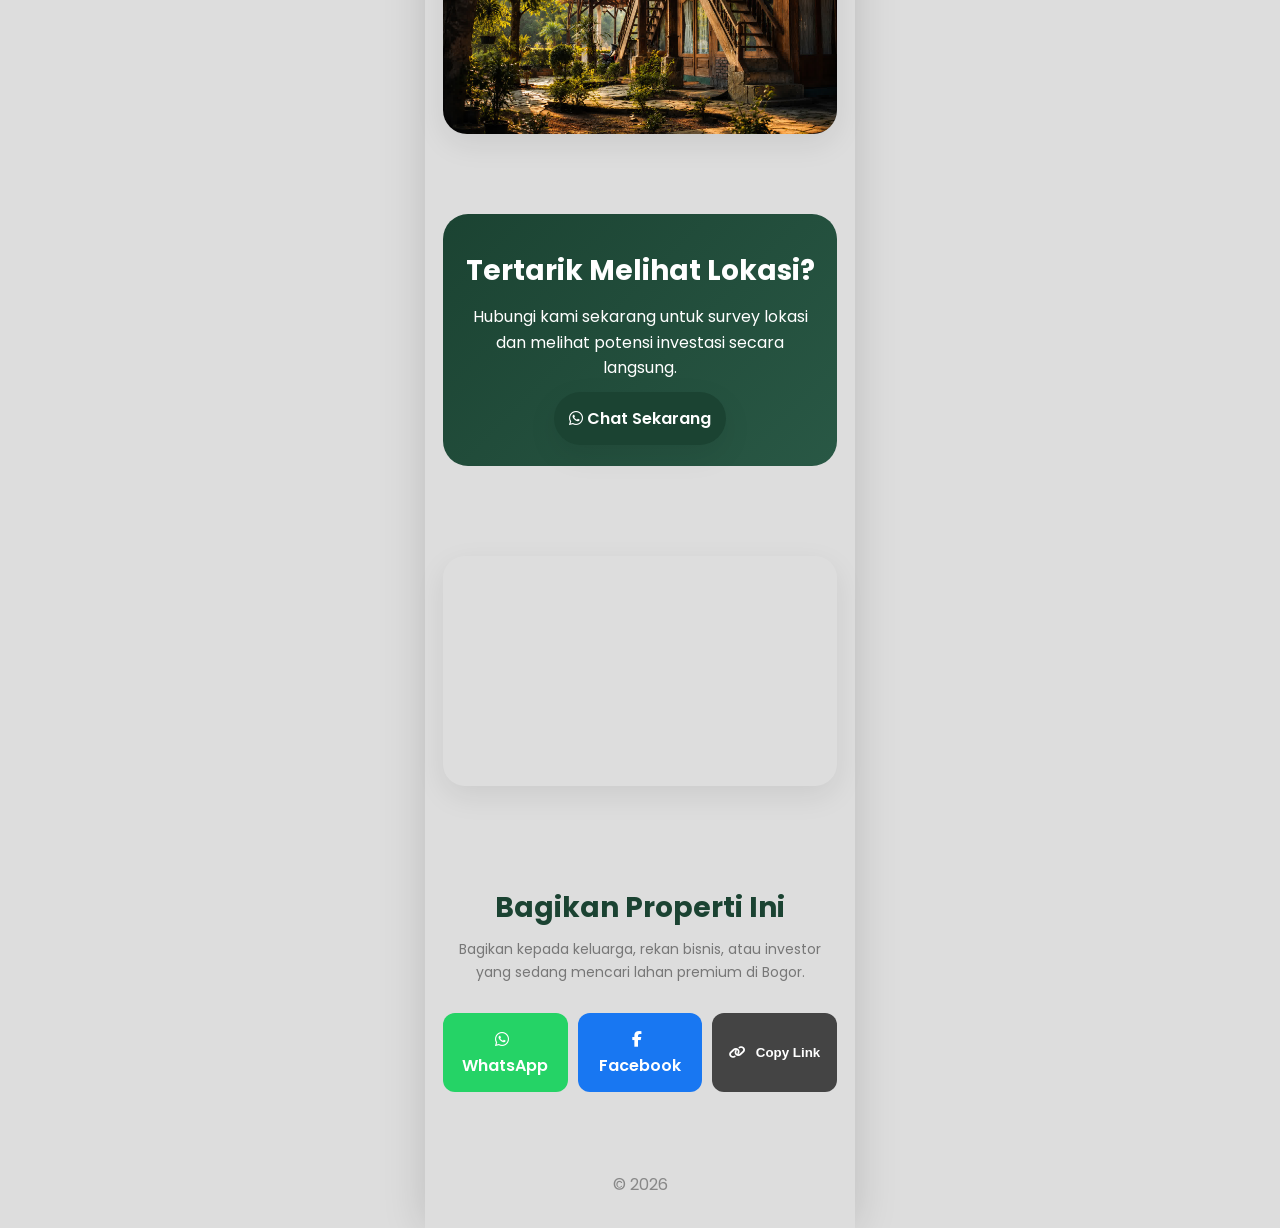
<file: ricardo.html>
<!DOCTYPE html>
<html lang="id">

<head>

<!-- Primary Meta Tags -->
<meta charset="UTF-8">
<meta name="viewport" content="width=device-width, initial-scale=1.0">

<title>
Tanah Eks Villa Dijual di Rancamaya Bogor | 9.800 m² | SHM | Rp25 Miliar
</title>

<meta name="title" content="Tanah Eks Villa Dijual di Rancamaya Bogor | 9.800 m² | Rp25 Miliar">

<meta name="description" content="Dijual tanah eks villa seluas 9.800 m² di Rancamaya Bogor. Dekat Tol Ciawi, akses dari Rancamaya Golf Estate, 7 SHM, cocok untuk hotel, villa, boarding school, resort, atau perumahan.">

<!-- Open Graph / Facebook -->
<meta property="og:type" content="website">
<meta property="og:url" content="https://rontob.github.io/investasi-premium/">
<meta property="og:title" content="Tanah Eks Villa Dijual di Rancamaya Bogor | 9.800 m² | Rp25 Miliar">
<meta property="og:description" content="Tanah eks villa premium seluas 9.800 m² di kawasan Rancamaya Bogor. Dekat Tol Ciawi, akses utama Rancamaya Golf Estate, 7 SHM, cocok untuk hotel, villa mewah, resort, boarding school, dan perumahan.">
<meta property="og:image" content="https://rontob.github.io/investasi-premium/images/cover.jpg">
<meta property="og:image:secure_url" content="https://rontob.github.io/investasi-premium/images/cover.jpg">
<meta property="og:image:type" content="image/jpeg">
<meta property="og:site_name" content="Investasi Premium Rancamaya">
<meta property="og:locale" content="id_ID">

<!-- Twitter Card -->
<meta name="twitter:card" content="summary_large_image">
<meta name="twitter:url" content="https://rontob.github.io/investasi-premium/">
<meta name="twitter:title" content="Tanah Eks Villa Dijual di Rancamaya Bogor | 9.800 m²">
<meta name="twitter:description" content="Lahan premium 9.800 m² di Rancamaya Bogor dengan berbagai fasilitas eks villa. Cocok untuk hotel, resort, villa mewah, boarding school, dan investasi jangka panjang.">
<meta name="twitter:image" content="https://rontob.github.io/investasi-premium/images/cover.jpg">

<!-- Additional SEO -->
<meta name="keywords" content="tanah dijual Rancamaya, tanah Bogor, tanah dekat tol Ciawi, tanah investasi Bogor, lahan hotel Bogor, tanah villa Bogor, tanah resort Bogor, tanah boarding school, tanah perumahan Bogor, Rancamaya Golf Estate">

<meta name="author" content="Ronald 083897906925">
<meta name="robots" content="index,follow">

<link rel="canonical" href="https://rontob.github.io/investasi-premium/">

<link rel="icon" type="image/png" href="images/logo.png">

<meta name="theme-color" content="#1B4332">
    <!-- Google Font -->

    <link rel="preconnect"
        href="https://fonts.googleapis.com">

    <link rel="preconnect"
        href="https://fonts.gstatic.com"
        crossorigin>

    <link href="https://fonts.googleapis.com/css2?family=Poppins:wght@300;400;500;600;700;800&display=swap"
        rel="stylesheet">

    <!-- Font Awesome -->

    <link rel="stylesheet"
        href="https://cdnjs.cloudflare.com/ajax/libs/font-awesome/6.7.2/css/all.min.css">

    <!-- CSS -->

    <link rel="stylesheet"
        href="style.css">

</head>

<body>

<!-- ========================= -->

<header class="header">

<nav class="navbar">

<div class="logo">

<img src="images/logo.png" alt="Logo" loading="lazy">

<span>Investasi Premium</span>

</div>

<a href="https://wa.me/6285710325997?text=Halo,%20saya%20tertarik%20dengan%20Tanah%20Premium%20Eks%20Villa%20di%20Rancamaya%20Bogor.%20Mohon%20informasinya."
class="btn-nav">

Hubungi

</a>

</nav>

</header>

<!-- ========================= -->

<section class="hero">

<img
src="images/cover.jpg"
alt="Rumah Dijual"
class="hero-image"
loading="eager" fetchpriority="high">

<div class="hero-content">

<span class="badge">

READY STOCK

</span>

<h1>
Dijual Tanah Premium Eks Villa di Rancamaya Bogor
</h1>

<p>
Luas 9.800 m² • SHM • Dekat Tol Ciawi • Berbatasan langsung dengan Rancamaya Golf Estate • Cocok untuk Hotel, Villa, Perumahan, Boarding School, Resort, atau Investasi.
</p>

<div class="price">

Harga Penawaran

<strong>
Rp 25.000.000.000,-
</strong>

</div>

<div class="hero-button">

<a

href="https://wa.me/6285710325997?text=Halo,%20saya%20tertarik%20dengan%20Tanah%20Premium%20Eks%20Villa%20di%20Rancamaya%20Bogor.%20Mohon%20informasinya."

class="btn-primary">

<i class="fab fa-whatsapp"></i>

Chat WhatsApp

</a>

<a

href="#spesifikasi"

class="btn-secondary">

Lihat Detail

</a>

</div>

</div>

</section>


<!-- ========================= -->
<!-- QUICK INFO -->
<!-- ========================= -->

<section class="quick-info">

    <div class="item">
        <i class="fa-solid fa-vector-square"></i>
        <h3>9.800 m²</h3>
        <p>Luas Tanah</p>
    </div>

    <div class="item">
        <i class="fa-solid fa-tree"></i>
        <h3>175</h3>
        <p>Pohon Jati</p>
    </div>

    <div class="item">
        <i class="fa-solid fa-building"></i>
        <h3>8+</h3>
        <p>Bangunan</p>
    </div>

    <div class="item">
        <i class="fa-solid fa-money-bill-wave"></i>
        <h3>Rp25 M</h3>
        <p>Harga</p>
    </div>

</section>

<!-- ========================= -->
<!-- SPESIFIKASI -->
<!-- ========================= -->

<section id="spesifikasi" class="section">

    <div class="section-title">
        <h2>Spesifikasi Tanah</h2>
        <p>
            Tanah eks vila dengan potensi tinggi untuk berbagai pengembangan.
        </p>
    </div>

    <div class="spec-card">

        <div>
            <i class="fa-solid fa-vector-square"></i>
            <span>Luas Tanah</span>
            <strong>9.800 m²</strong>
        </div>

        <div>
            <i class="fa-solid fa-file-contract"></i>
            <span>Sertifikat</span>
            <strong>7 SHM</strong>
        </div>

        <div>
            <i class="fa-solid fa-bolt"></i>
            <span>Listrik</span>
            <strong>19.400 Watt</strong>
        </div>

        <div>
            <i class="fa-solid fa-mountain-sun"></i>
            <span>Ketinggian</span>
            <strong>450 MDPL</strong>
        </div>

        <div>
            <i class="fa-solid fa-road"></i>
            <span>Akses Jalan</span>
            <strong>Jalan Depan Lebar</strong>
        </div>

        <div>
            <i class="fa-solid fa-location-dot"></i>
            <span>Akses</span>
            <strong>Gerbang Utama Rancamaya Golf Estate</strong>
        </div>

        <div>
            <i class="fa-solid fa-shield-halved"></i>
            <span>Pagar</span>
            <strong>Tembok Permanen Keliling</strong>
        </div>

        <div>
            <i class="fa-solid fa-draw-polygon"></i>
            <span>Bentuk Tanah</span>
            <strong>Ngantong</strong>
        </div>

        <div>
            <i class="fa-solid fa-arrows-left-right"></i>
            <span>Lebar Depan</span>
            <strong>65 Meter</strong>
        </div>

        <div>
            <i class="fa-solid fa-arrows-left-right-to-line"></i>
            <span>Lebar Belakang</span>
            <strong>85 Meter</strong>
        </div>

        <div>
            <i class="fa-solid fa-ruler"></i>
            <span>Panjang Tanah</span>
            <strong>±116 Meter</strong>
        </div>

        <div>
            <i class="fa-solid fa-tree"></i>
            <span>Pohon Jati Emas</span>
            <strong>175 Pohon</strong>
        </div>

        <div>
            <i class="fa-solid fa-house"></i>
            <span>Bangunan Villa</span>
            <strong>5 Unit</strong>
        </div>

        <div>
            <i class="fa-solid fa-person-running"></i>
            <span>Fasilitas Olahraga</span>
            <strong>Futsal & Tenis</strong>
        </div>

        <div>
            <i class="fa-solid fa-water-ladder"></i>
            <span>Kolam Renang</span>
            <strong>Dewasa & Anak</strong>
        </div>

        <div>
            <i class="fa-solid fa-building-columns"></i>
            <span>Potensi</span>
            <strong>Hotel, Villa, Sekolah, Perumahan</strong>
        </div>

    </div>

</section>

<!-- ====== BAGIAN 2 DIMULAI DI SINI ====== -->
<!-- ========================= -->
<!-- FASILITAS YANG SUDAH ADA -->
<!-- ========================= -->

<section id="fasilitas" class="section">

    <div class="section-title">
        <h2>Fasilitas Yang Sudah Ada</h2>
        <p>
            Berbagai fasilitas eks vila masih tersedia dan sebagian besar masih dapat dimanfaatkan.
        </p>
    </div>

    <div class="feature-list">

        <div class="feature-item">
            <i class="fa-solid fa-house"></i>
            <span>5 Bangunan Villa / Bungalow</span>
        </div>

        <div class="feature-item">
            <i class="fa-solid fa-warehouse"></i>
            <span>Dapur & Gudang (±12 × 5 m)</span>
        </div>

        <div class="feature-item">
            <i class="fa-solid fa-futbol"></i>
            <span>Lapangan Futsal Indoor (38 × 26 m)</span>
        </div>

        <div class="feature-item">
            <i class="fa-solid fa-table-tennis-paddle-ball"></i>
            <span>Lapangan Tenis (34 × 16 m)</span>
        </div>

        <div class="feature-item">
            <i class="fa-solid fa-water-ladder"></i>
            <span>Kolam Renang Dewasa (10 × 6 m) & Kolam Anak</span>
        </div>

        <div class="feature-item">
            <i class="fa-solid fa-building-columns"></i>
            <span>Aula (17 × 8 m)</span>
        </div>

        <div class="feature-item">
            <i class="fa-solid fa-gamepad"></i>
            <span>Rumah Billiard (8 × 6 m)</span>
        </div>

        <div class="feature-item">
            <i class="fa-solid fa-tree"></i>
            <span>175 Pohon Jati Emas (ditanam tahun 2004)</span>
        </div>

        <div class="feature-item">
            <i class="fa-solid fa-square-parking"></i>
            <span>Area Parkir Sangat Luas</span>
        </div>

        <div class="feature-item">
            <i class="fa-solid fa-seedling"></i>
            <span>Taman Asri dengan Pepohonan Besar & Buah-buahan</span>
        </div>

    </div>

</section>

<!-- ========================= -->
<!-- BATAS TANAH -->
<!-- ========================= -->

<section id="batas-tanah" class="section">

    <div class="section-title">
        <h2>Berbatasan dengan Rancamaya Golf Estate</h2>
        <p>
            Seluruh sisi strategis tanah berbatasan langsung dengan kawasan premium
            Rancamaya Golf Estate.
        </p>
    </div>

    <div class="feature-list">

        <div class="feature-item">
            <i class="fa-solid fa-arrow-left"></i>
            <span>
                Sebelah kiri berbatasan dengan <strong>Cluster Front Row</strong>
            </span>
        </div>

        <div class="feature-item">
            <i class="fa-solid fa-arrow-right"></i>
            <span>
                Sebelah kanan berbatasan dengan <strong>Cluster Bogor Grande</strong>
            </span>
        </div>

        <div class="feature-item">
            <i class="fa-solid fa-arrow-down"></i>
            <span>
                Sebelah belakang berbatasan dengan <strong>Business Area (Ruko)</strong>
            </span>
        </div>

        <div class="feature-item">
            <i class="fa-solid fa-shield-halved"></i>
            <span>
                Berada di lingkungan eksklusif dengan akses langsung melalui gerbang utama Rancamaya Golf Estate.
            </span>
        </div>

    </div>

</section>
    
    <!-- ========================= -->
<!-- POTENSI PENGEMBANGAN -->
<!-- ========================= -->

<section id="potensi" class="section">

    <div class="section-title">
        <h2>Potensi Pengembangan</h2>
        <p>
            Lokasi premium dengan akses strategis, sangat cocok untuk berbagai jenis investasi dan pengembangan.
        </p>
    </div>

    <div class="feature-list">

        <div class="feature-item">
            <i class="fa-solid fa-hotel"></i>
            <span>Hotel & Resort</span>
        </div>

        <div class="feature-item">
            <i class="fa-solid fa-house-chimney"></i>
            <span>Villa Mewah / Private Estate</span>
        </div>

        <div class="feature-item">
            <i class="fa-solid fa-city"></i>
            <span>Cluster Perumahan Premium</span>
        </div>

        <div class="feature-item">
            <i class="fa-solid fa-school"></i>
            <span>Boarding School / Pesantren</span>
        </div>

        <div class="feature-item">
            <i class="fa-solid fa-graduation-cap"></i>
            <span>Sekolah atau Kampus</span>
        </div>

        <div class="feature-item">
            <i class="fa-solid fa-hospital"></i>
            <span>Rumah Sakit / Klinik</span>
        </div>

        <div class="feature-item">
            <i class="fa-solid fa-champagne-glasses"></i>
            <span>Wedding Venue & Event Center</span>
        </div>

        <div class="feature-item">
            <i class="fa-solid fa-tree-city"></i>
            <span>Eco Resort / Glamping</span>
        </div>

        <div class="feature-item">
            <i class="fa-solid fa-leaf"></i>
            <span>Retreat Center & Wellness Resort</span>
        </div>

        <div class="feature-item">
            <i class="fa-solid fa-chart-line"></i>
            <span>Investasi Jangka Panjang Bernilai Tinggi</span>
        </div>

    </div>

</section>

<!-- ========================= -->
<!-- GALERI -->
<!-- ========================= -->

    
    <section id="gallery" class="section">

    <div class="section-title">
        <h2>Galeri</h2>
        <p>Lihat beberapa bangunan yang masih berfungsi</p>
    </div>

    <div class="gallery">

        <div class="gallery-item">
            <img src="images/bangunanutama.jpg"
                 alt="Bangunan Utama"
                 loading="lazy"
                 onclick="openImage(this.src)">
            <div class="gallery-caption">Bangunan Utama</div>
        </div>

        <div class="gallery-item">
            <img src="images/parkir.jpeg"
                 alt="Area Parkir Luas"
                 loading="lazy"
                 onclick="openImage(this.src)">
            <div class="gallery-caption">Area Parkir</div>
        </div>

        <div class="gallery-item">
            <img src="images/futsal.jpeg"
                 alt="Gedung Futsal"
                 loading="lazy"
                 onclick="openImage(this.src)">
            <div class="gallery-caption">Gedung Futsal</div>
        </div>

        <div class="gallery-item">
            <img src="images/balebale.jpeg"
                 alt="Dapur"
                 loading="lazy"
                 onclick="openImage(this.src)">
            <div class="gallery-caption">Bale-bale</div>
        </div>

        <div class="gallery-item">
            <img src="images/bungalo.jpeg"
                 alt="Bungalo"
                 loading="lazy"
                 onclick="openImage(this.src)">
            <div class="gallery-caption">Bungalo</div>
        </div>

        <div class="gallery-item">
            <img src="images/pintumasukfutsal.jpeg"
                 alt="Area Masuk Futsal"
                 loading="lazy"
                 onclick="openImage(this.src)">
            <div class="gallery-caption">Pohon Jati Emas</div>
        </div>
        <div class="gallery-item">
            <img src="images/tenis.jpeg"
                 alt="Lapangan Tenis"
                 loading="lazy"
                 onclick="openImage(this.src)">
            <div class="gallery-caption">Lapangan Tenis</div>
        </div>

            <div class="gallery-item">
            <img src="images/map.webp"
                 alt="Map Akses Masuk"
                 loading="lazy"
                 onclick="openImage(this.src)">
            <div class="gallery-caption">Akses Masuk</div>
                </div>
    </div>

    </section>

<!-- ========================= -->
<!-- VIDEO -->
<!-- ========================= -->

<section class="section">

    <div class="section-title">

        <h2>Video</h2>

        <p>
            Silahkan menonton video.
        </p>

    </div>

    <div class="video-box">

        <iframe
            src="https://www.youtube.com/embed/E-bvQVPgO90"
            title="Video 1"
            loading="lazy"
            allowfullscreen>
        </iframe>

    </div>


</section>


    <!-- ========================= -->
<!-- RINGKASAN INVESTASI & ROI -->
<!-- ========================= -->

<section id="investasi" class="section">

    <div class="section-title">
        <h2>Ringkasan Investasi & ROI</h2>
        <p>
            Peluang investasi premium dengan potensi kenaikan nilai yang tinggi di kawasan Rancamaya Bogor.
        </p>
    </div>

    <div class="spec-card">

        <div>
            <i class="fa-solid fa-tags"></i>
            <span>Harga Penawaran</span>
            <strong>Rp 25 Miliar</strong>
        </div>

        <div>
            <i class="fa-solid fa-chart-line"></i>
            <span>Harga per m²</span>
            <strong>± Rp 3,5 Juta</strong>
        </div>

        <div>
            <i class="fa-solid fa-ruler-combined"></i>
            <span>Luas Tanah</span>
            <strong>9.800 m²</strong>
        </div>

        <div>
            <i class="fa-solid fa-building"></i>
            <span>Bangunan Eksisting</span>
            <strong>Masih Bisa Dimanfaatkan</strong>
        </div>

        <div>
            <i class="fa-solid fa-seedling"></i>
            <span>Potensi Nilai Tambah</span>
            <strong>Sangat Tinggi</strong>
        </div>

        <div>
            <i class="fa-solid fa-arrow-trend-up"></i>
            <span>Prospek ROI</span>
            <strong>Jangka Menengah & Panjang</strong>
        </div>

        <div>
            <i class="fa-solid fa-location-dot"></i>
            <span>Kawasan</span>
            <strong>Rancamaya Golf Estate</strong>
        </div>

        <div>
            <i class="fa-solid fa-handshake"></i>
            <span>Cocok Untuk</span>
            <strong>Investor & Developer</strong>
        </div>

    </div>

</section>
    <div class="cta-note">

    <i class="fa-solid fa-circle-info"></i>

    <p>
        <strong>Catatan:</strong> Harga tanah di kawasan Rancamaya terus mengalami peningkatan seiring berkembangnya akses Tol Bocimi, Tol Jagorawi, dan pembangunan kawasan premium di sekitarnya. Properti dengan luas hampir 1 hektar seperti ini semakin langka sehingga memiliki potensi capital gain yang sangat baik.
    </p>

    </div>

<!-- ========================= -->
<!-- LOKASI -->
<!-- ========================= -->

<section id="lokasi" class="section">

    <div class="section-title">
        <h2>Lokasi</h2>
        <p>Lokasi strategis, mudah dijangkau, dan dekat berbagai fasilitas umum.</p>
    </div>

    <div class="map">

              <iframe
            src="https://www.google.com/maps?q=Keke+Futsal+Arena+Bogor&output=embed"
            loading="lazy"
            allowfullscreen
            referrerpolicy="strict-origin-when-cross-origin"
            title="Lokasi Rumah Dijual Cinere Residence">
              </iframe>

    </div>

</section>
<!-- ========================= -->
<!-- KEUNGGULAN LOKASI -->
<!-- ========================= -->

<section id="keunggulan-lokasi" class="section">

    <div class="section-title">
        <h2>Keunggulan Lokasi</h2>
        <p>
            Berada di kawasan premium Rancamaya Bogor dengan akses yang mudah dan prospek investasi yang sangat baik.
        </p>
    </div>

    <div class="feature-list">

        <div class="feature-item">
            <i class="fa-solid fa-road"></i>
            <span>Dekat Tol Jagorawi (Gerbang Tol Ciawi)</span>
        </div>

        <div class="feature-item">
            <i class="fa-solid fa-road-circle-check"></i>
            <span>Dekat Tol Bocimi (Gerbang Tol Ciawi Selatan)</span>
        </div>

        <div class="feature-item">
            <i class="fa-solid fa-golf-ball-tee"></i>
            <span>Akses utama melalui Gerbang Rancamaya Golf Estate</span>
        </div>

        <div class="feature-item">
            <i class="fa-solid fa-arrows-left-right"></i>
            <span>Jalan depan lebar, nyaman untuk kendaraan besar</span>
        </div>

        <div class="feature-item">
            <i class="fa-solid fa-shield-halved"></i>
            <span>Sisi kiri, kanan, dan belakang berbatasan langsung dengan Rancamaya Golf Estate</span>
        </div>

        <div class="feature-item">
            <i class="fa-solid fa-mountain-sun"></i>
            <span>Berada di ketinggian ±450 MDPL dengan udara sejuk</span>
        </div>

        <div class="feature-item">
            <i class="fa-solid fa-tree-city"></i>
            <span>Lingkungan hijau, asri, dan bernilai investasi tinggi</span>
        </div>

        <div class="feature-item">
            <i class="fa-solid fa-city"></i>
            <span>Dekat pusat Kota Bogor dan berbagai fasilitas umum</span>
        </div>

        <div class="feature-item">
            <i class="fa-solid fa-chart-line"></i>
            <span>Kawasan berkembang dengan prospek investasi jangka panjang</span>
        </div>

        <div class="feature-item">
            <i class="fa-solid fa-location-dot"></i>
            <span>Lokasi ideal untuk hotel, resort, villa, sekolah, maupun perumahan premium</span>
        </div>

    </div>

</section>

    <!-- ========================= -->
<!-- FULL IMAGE -->
<!-- ========================= -->

<section class="section image-banner">

    <img
        src="images/art.jpg"
        alt="Investasi Tanah Premium Rancamaya"
        loading="lazy">

</section>
<!-- ========================= -->
<!-- CALL TO ACTION -->
<!-- ========================= -->

<section class="cta">

<h2>

Tertarik Melihat Lokasi?

</h2>

<p>

Hubungi kami sekarang untuk survey lokasi dan melihat potensi investasi secara langsung.
    
</p>

<a
href="https://wa.me/6285710325997?text=Halo,%20saya%20tertarik%20dengan%20Tanah%20Premium%20Eks%20Villa%20di%20Rancamaya%20Bogor.%20Mohon%20informasinya."
class="btn-primary">

<i class="fab fa-whatsapp"></i>

Chat Sekarang

</a>

</section>
    <section class="section">
            <div class="video-box">

        <iframe
            src="https://www.youtube.com/embed/zc4q4cCRBk8"
            title="Video 2"
            loading="lazy"
            allowfullscreen>
        </iframe>

            </div>
            
        </section>
<!-- ========================= -->
<!-- BAGIKAN PROPERTI -->
<!-- ========================= -->

<section class="section" id="share">

    <div class="section-title">
        <h2>Bagikan Properti Ini</h2>
        <p>
            Bagikan kepada keluarga, rekan bisnis, atau investor yang sedang mencari lahan premium di Bogor.
        </p>
    </div>

    <div class="share-buttons">

        <a href="#" id="shareWhatsapp" class="share-btn whatsapp">
            <i class="fab fa-whatsapp"></i>
            WhatsApp
        </a>

        <a href="#" id="shareFacebook" class="share-btn facebook" target="_blank">
            <i class="fab fa-facebook-f"></i>
            Facebook
        </a>

        <button type="button" id="copyLink" class="share-btn copy">
            <i class="fa-solid fa-link"></i>
            Copy Link
        </button>

    </div>

</section>

<!-- ========================= -->
<!-- FOOTER -->
<!-- ========================= -->

<footer>

    <p>
        © 2026 
    </p>

</footer>

<!-- ========================= -->
<!-- FLOATING WHATSAPP -->
<!-- ========================= -->

<a
    href="https://wa.me/6285710325997?text=Halo,%20saya%20tertarik%20dengan%20Tanah%20Premium%20Eks%20Villa%20di%20Rancamaya%20Bogor.%20Mohon%20informasinya."
    class="floating-wa"
    target="_blank"
    aria-label="Chat WhatsApp">

    <i class="fab fa-whatsapp"></i>

</a>

<!-- ========================= -->
<!-- LIGHTBOX -->
<!-- ========================= -->

<div id="imageModal" class="image-modal">

    <span class="close-btn" onclick="closeImage()">&times;</span>

    <img id="modalImg" alt="Foto Properti">

</div>

<!-- ========================= -->
<!-- JAVASCRIPT -->
<!-- ========================= -->

<script src="script.js"></script>

</body>

</html>
</file>
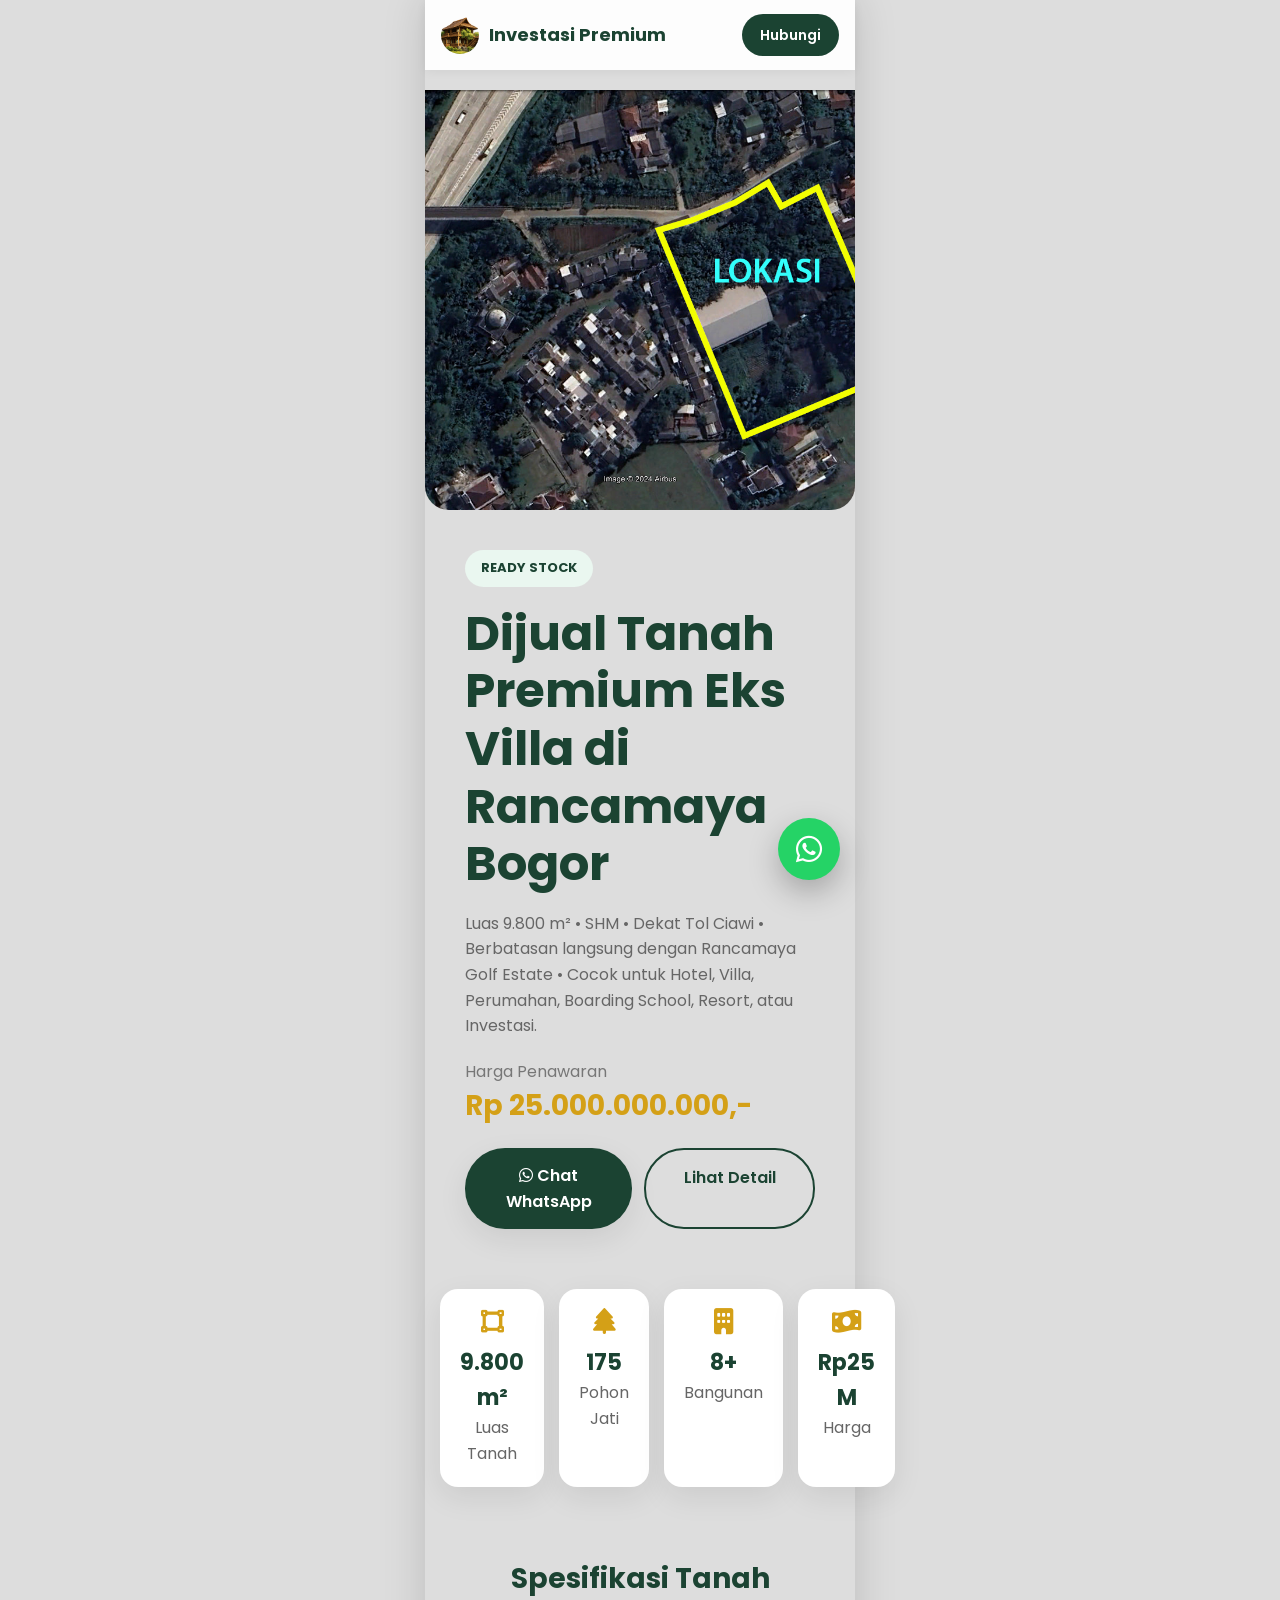
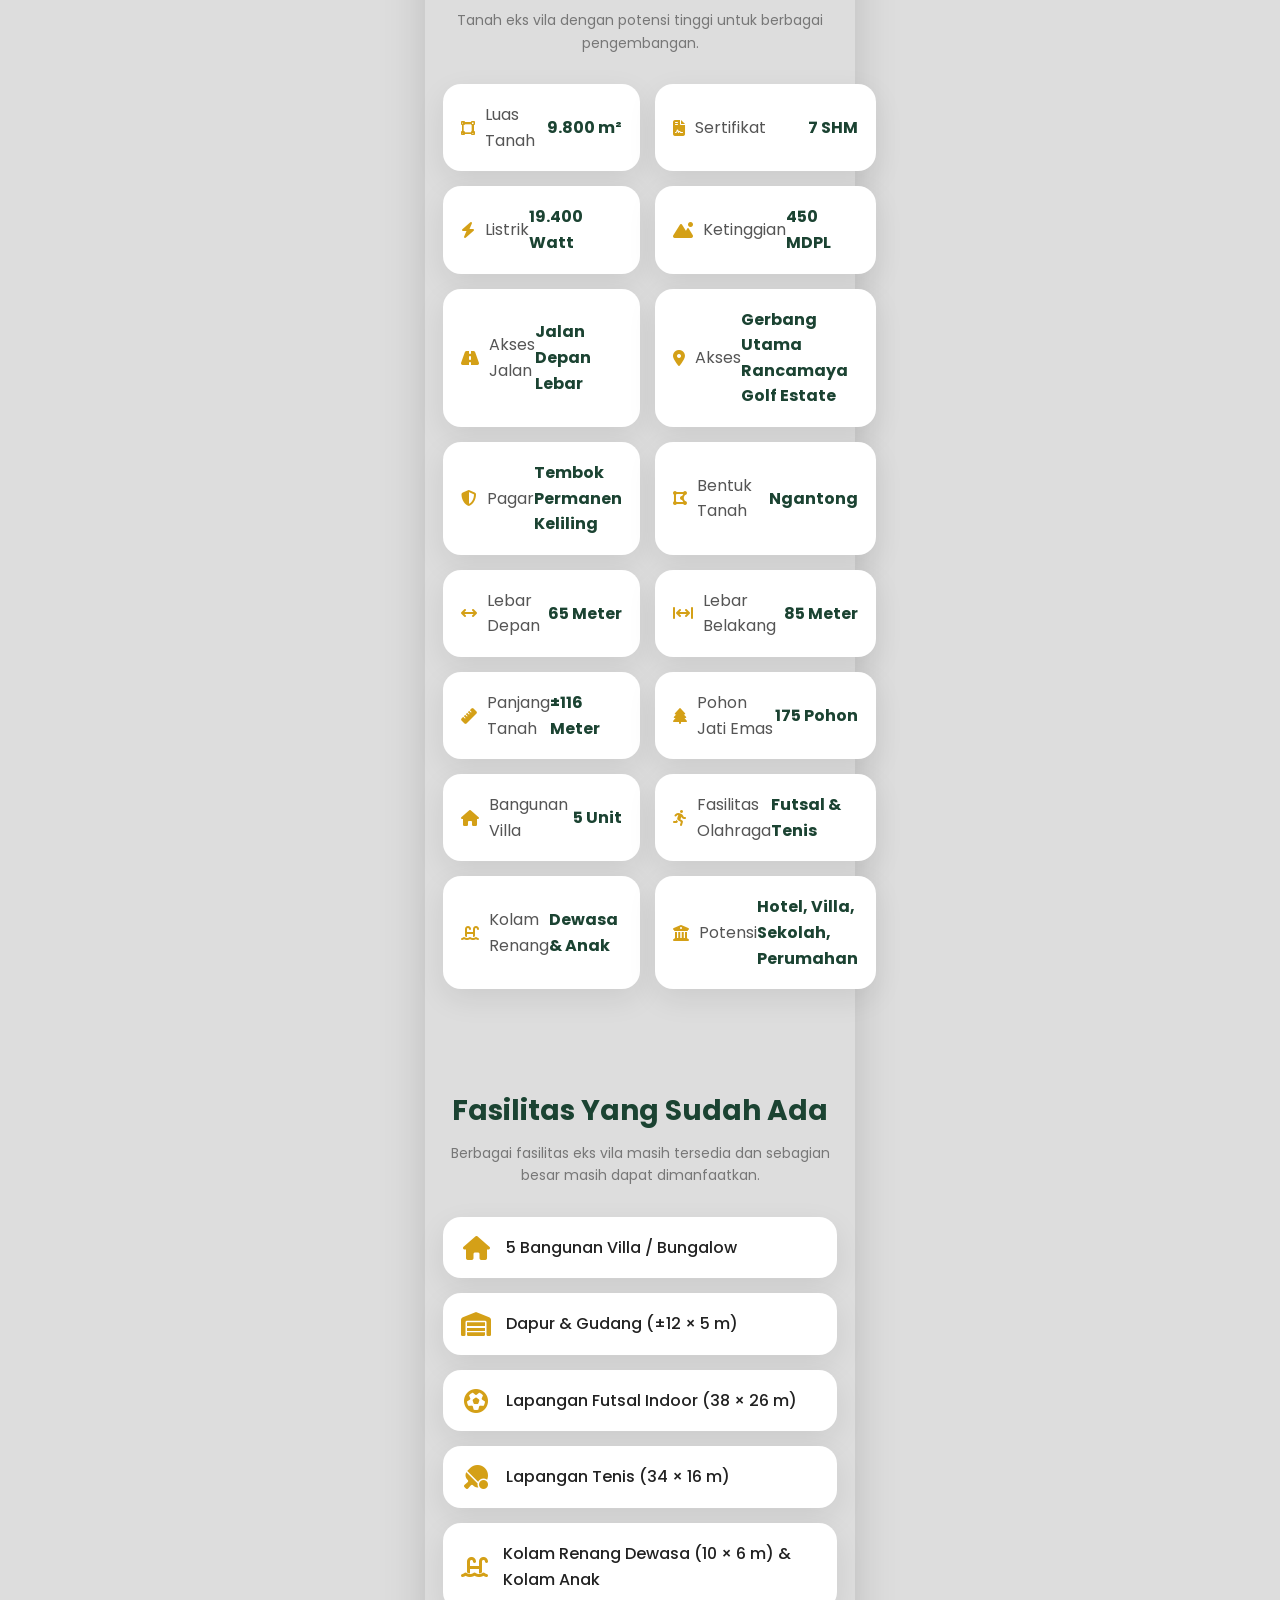
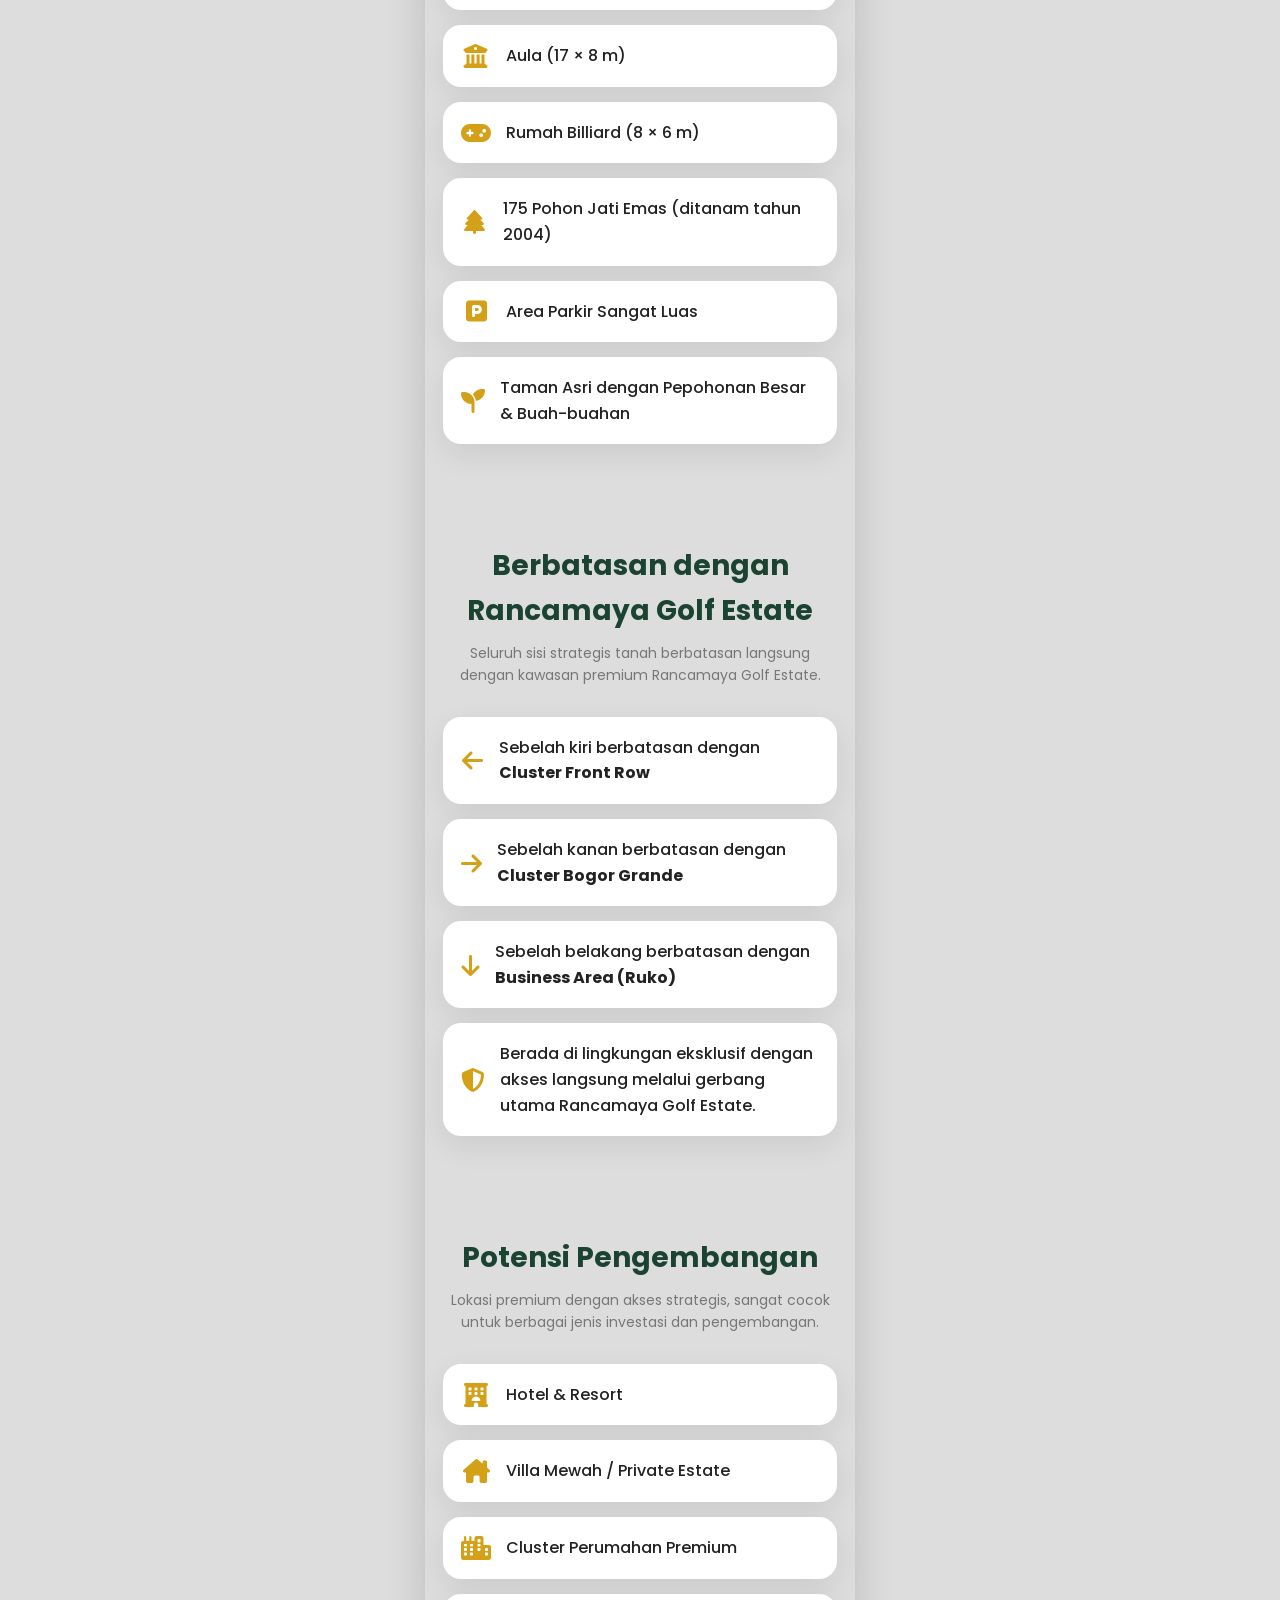
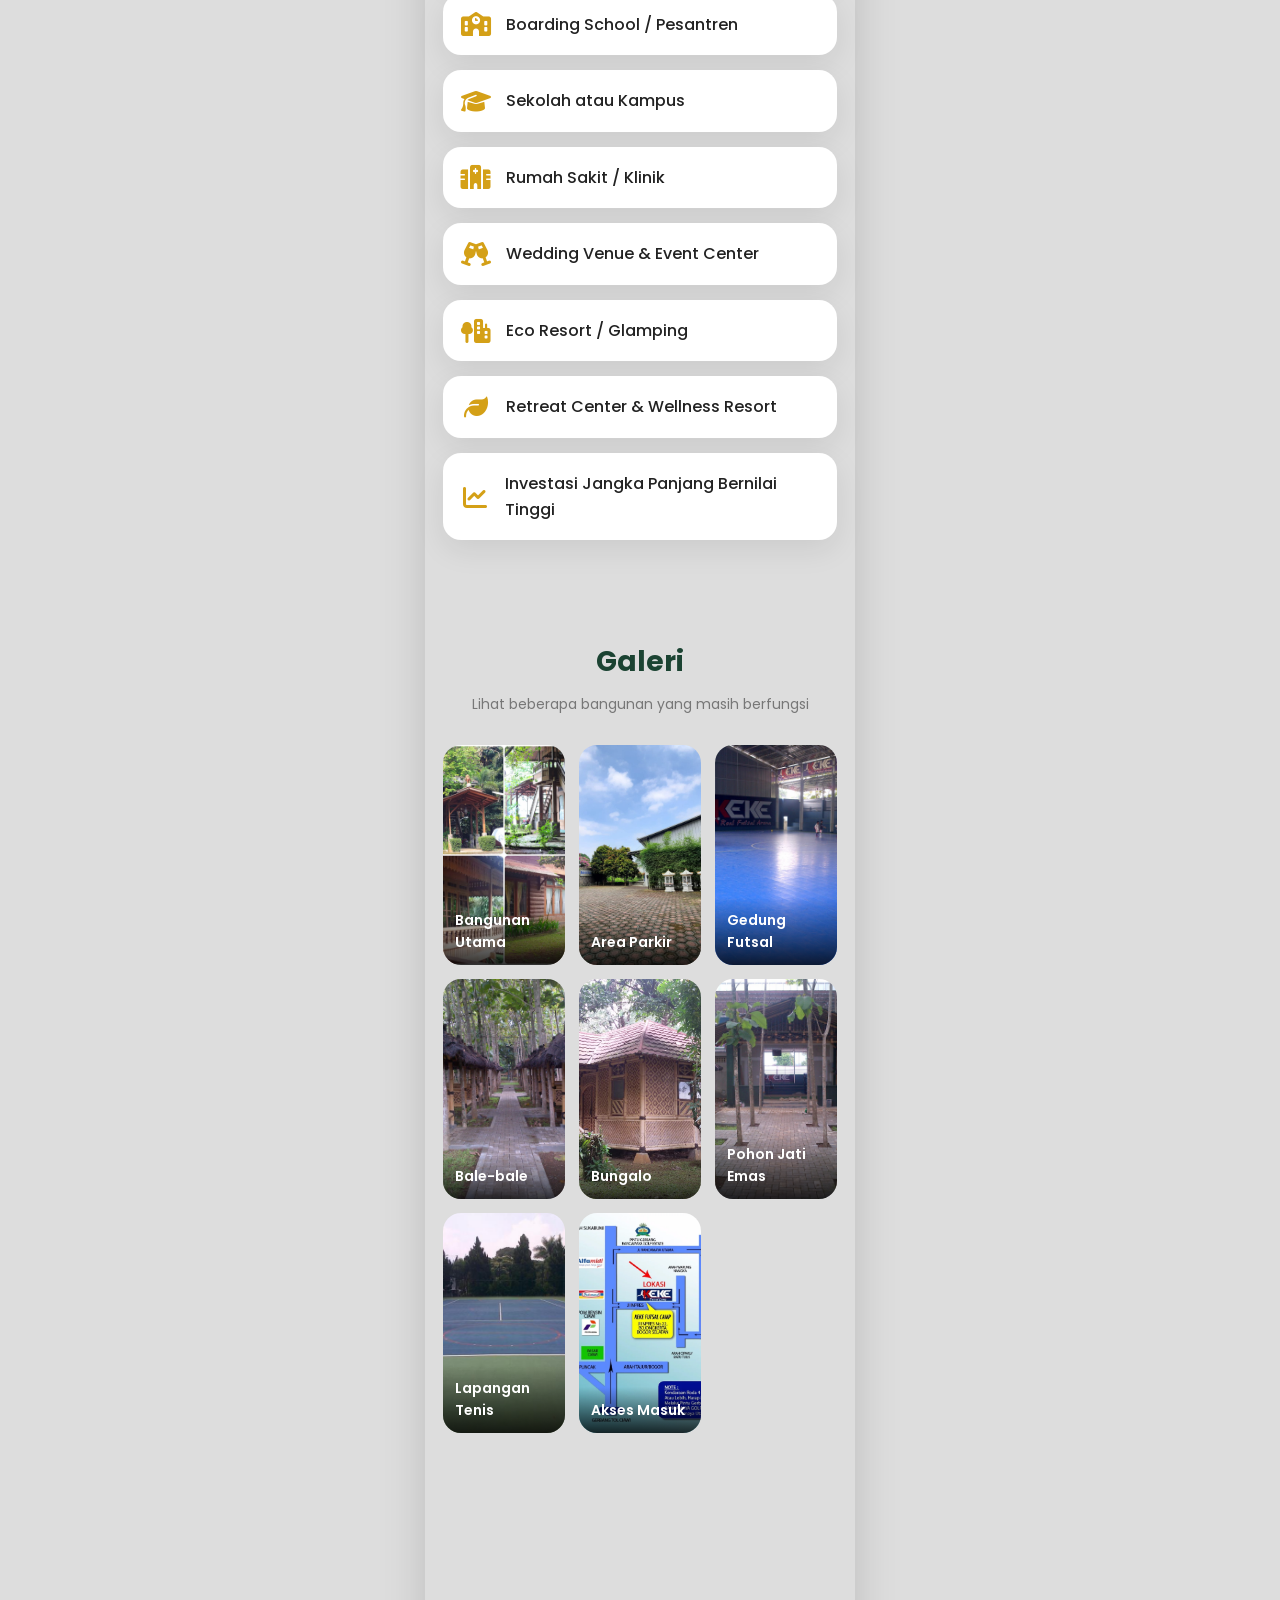
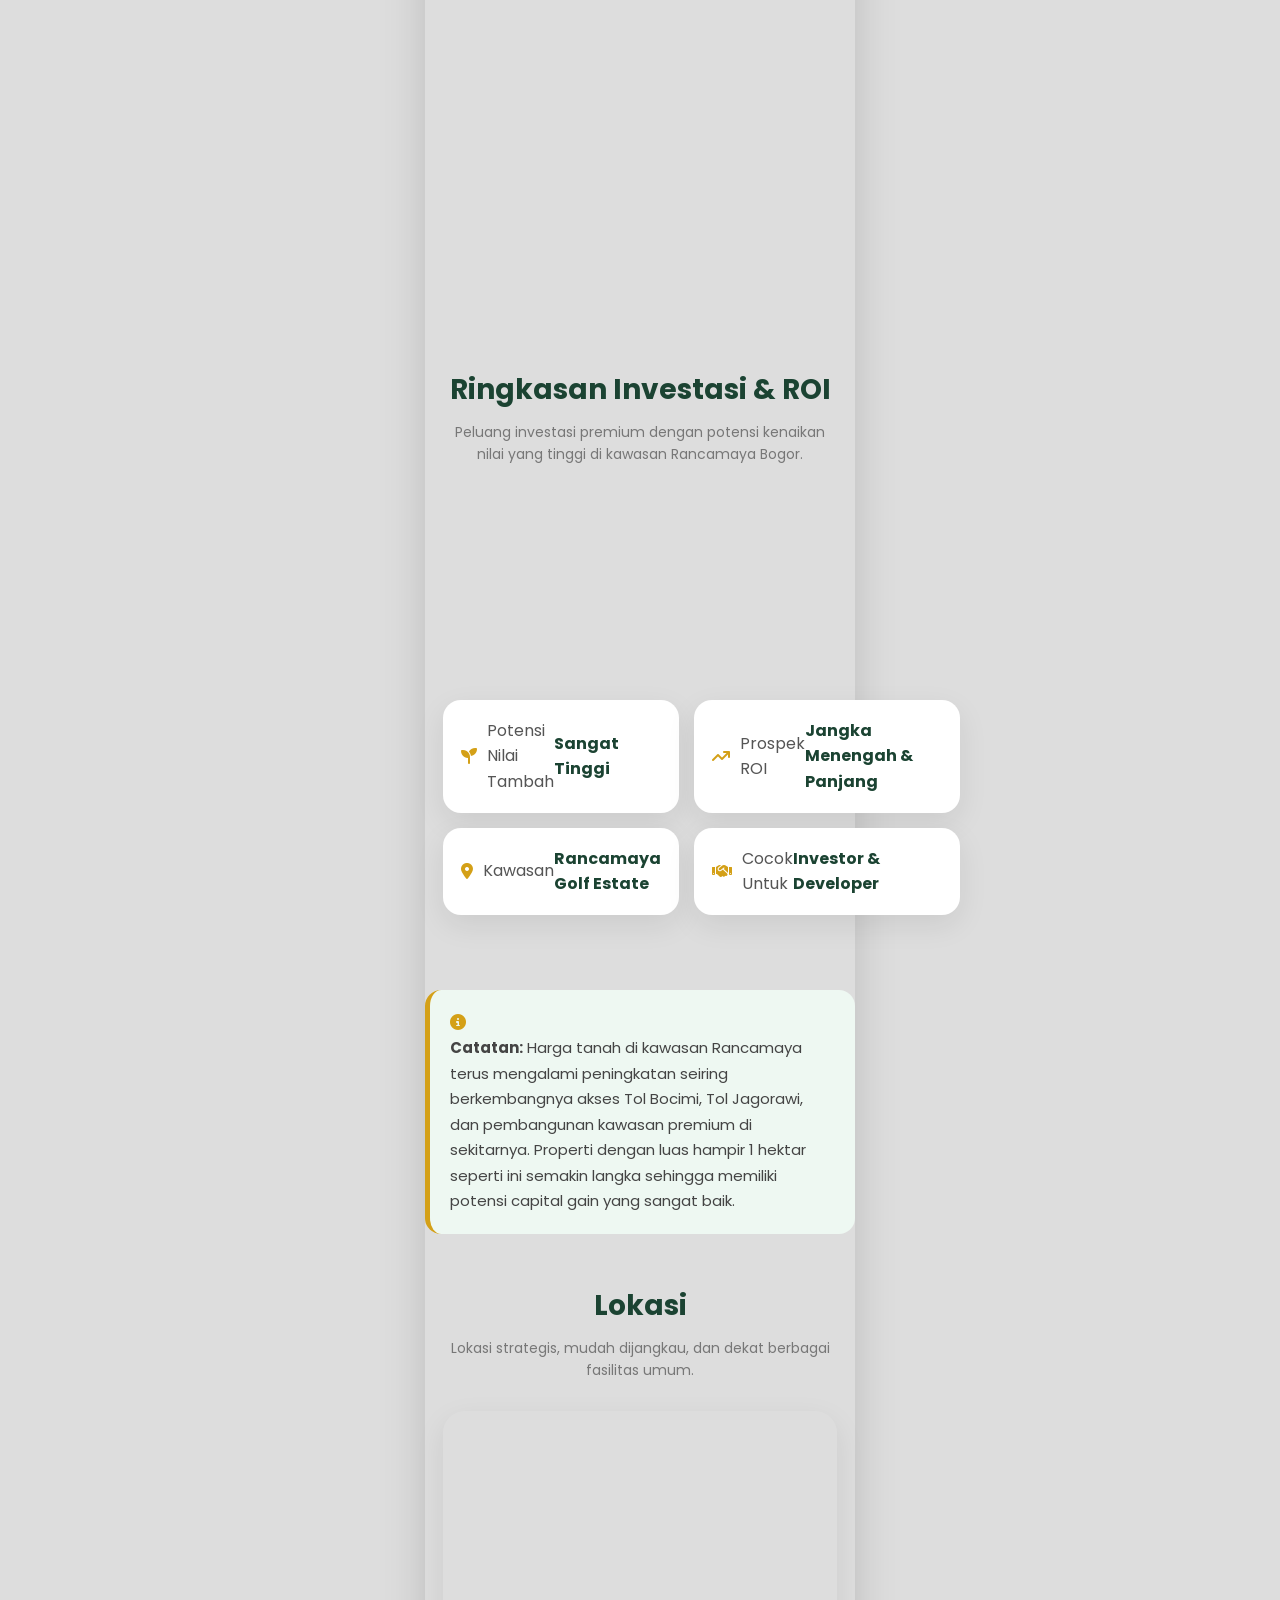
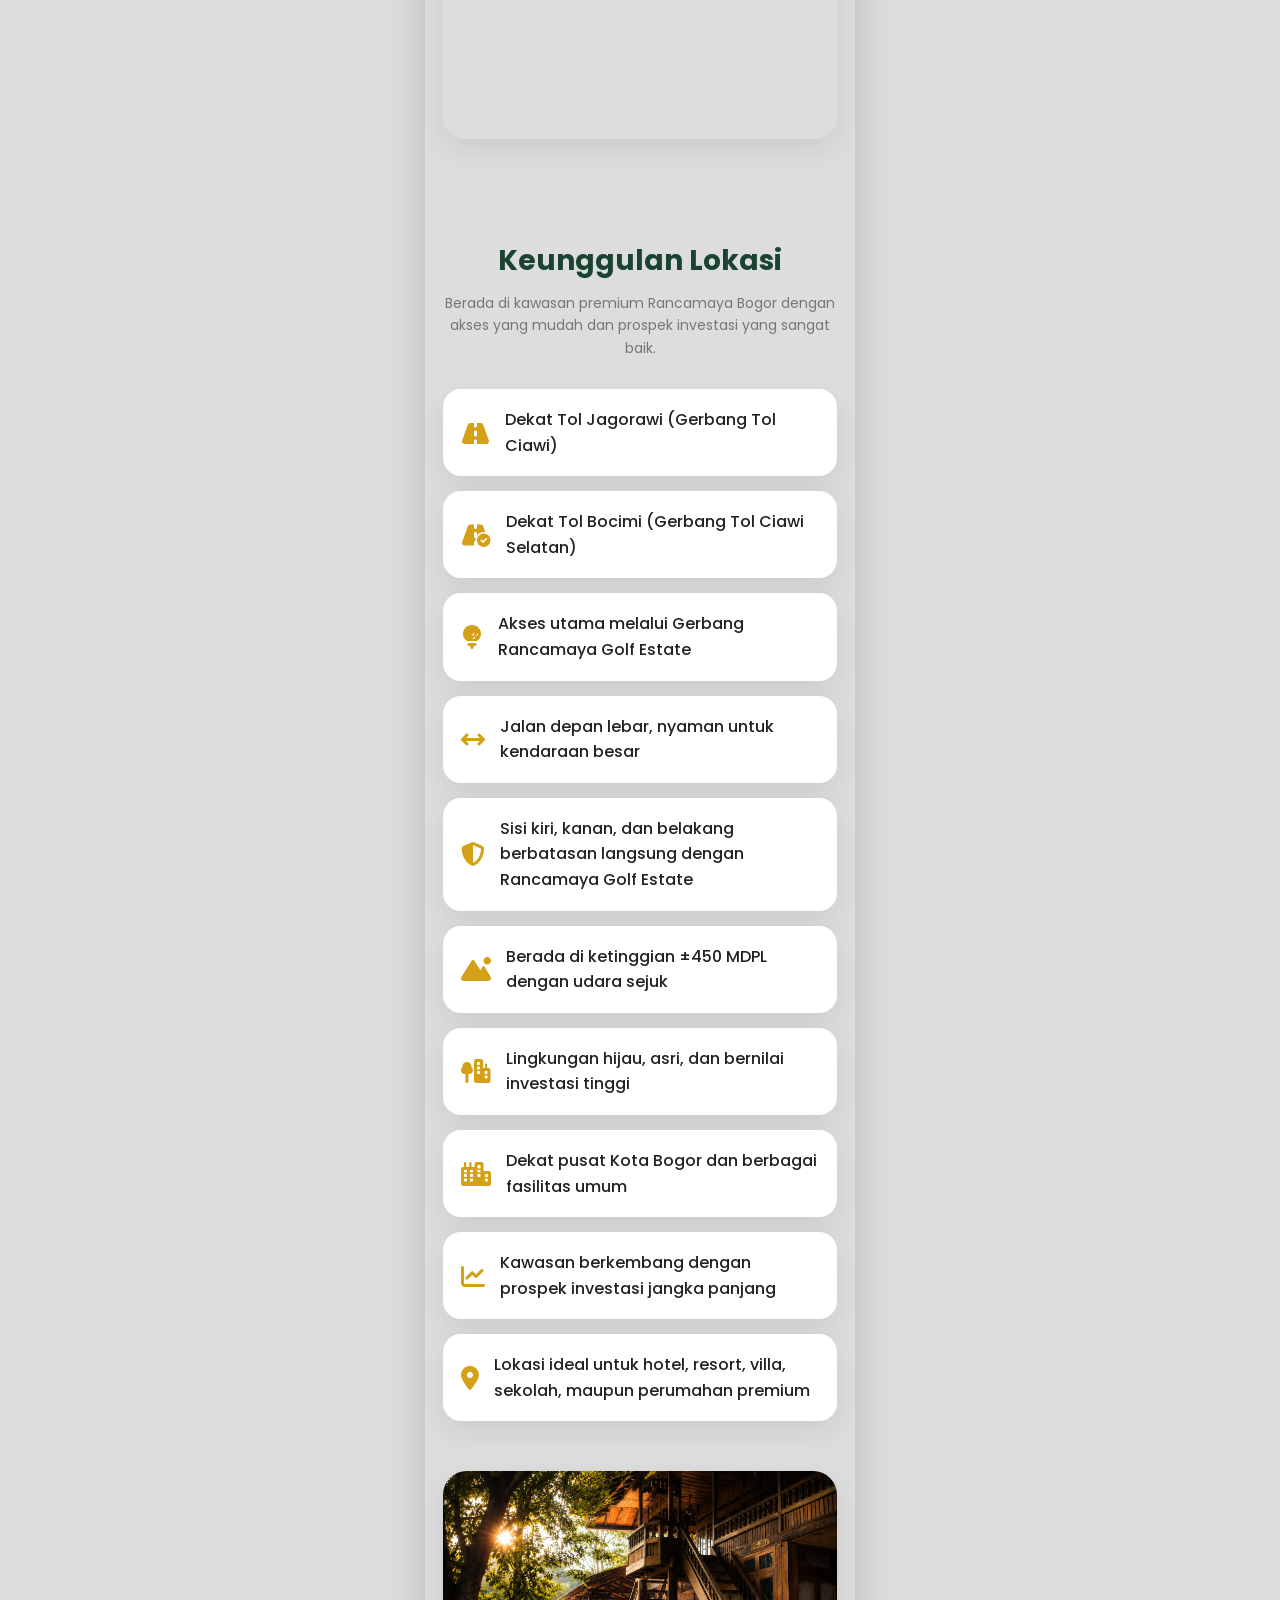
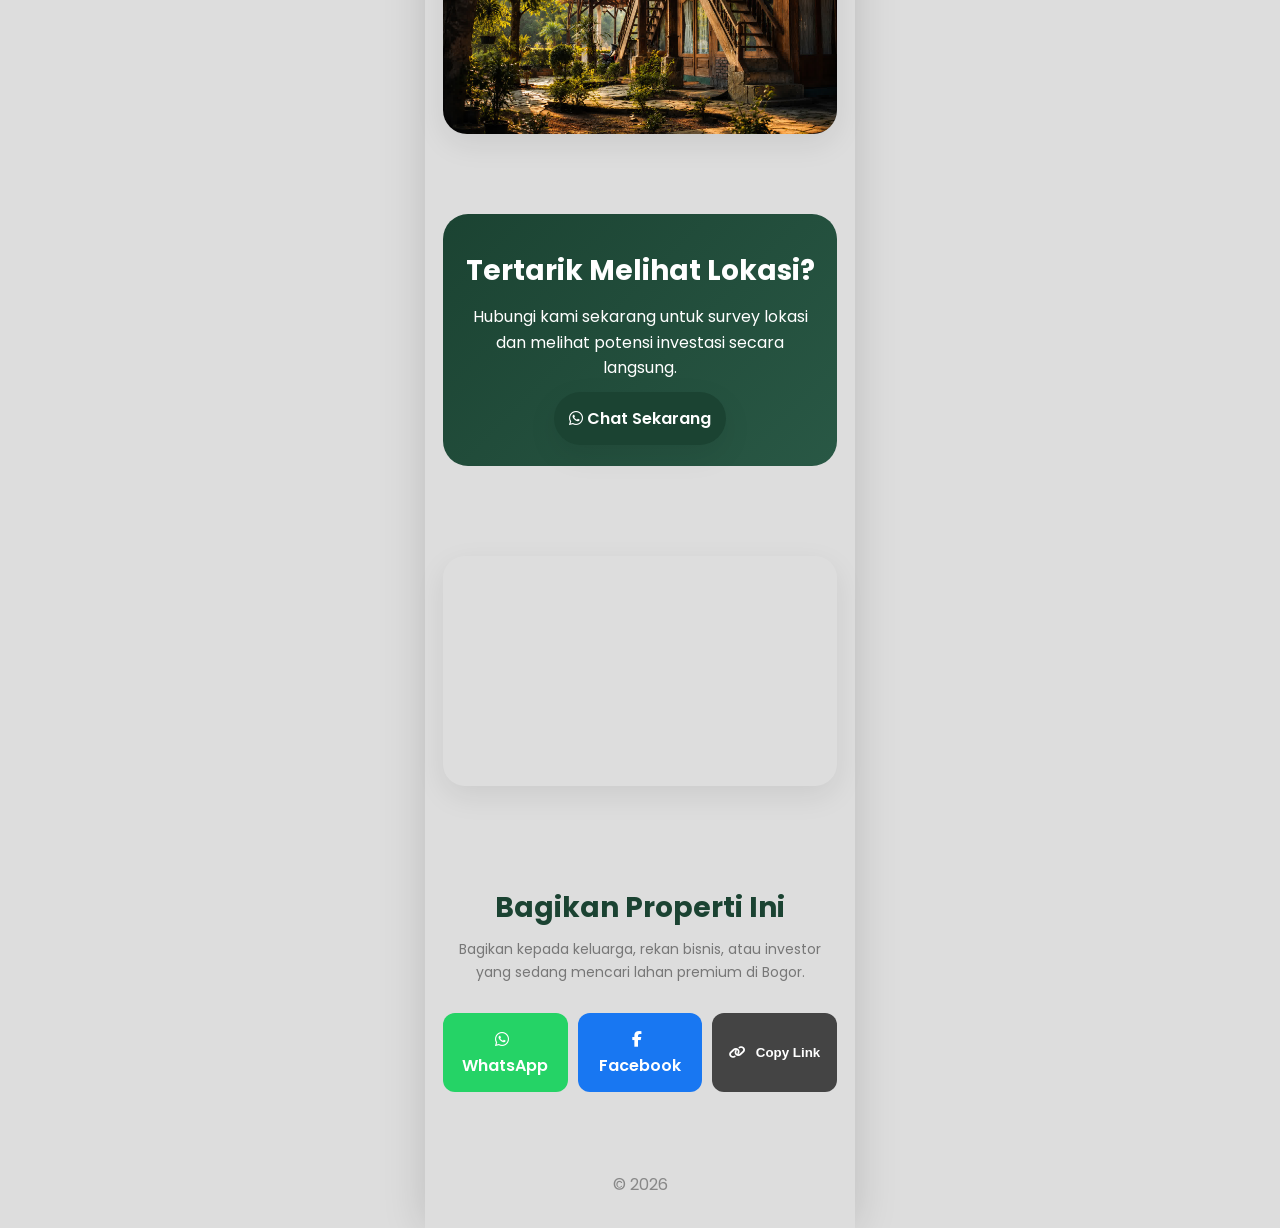
<file: suha.html>
<!DOCTYPE html>
<html lang="id">

<head>

<!-- Primary Meta Tags -->
<meta charset="UTF-8">
<meta name="viewport" content="width=device-width, initial-scale=1.0">

<title>
Tanah Eks Villa Dijual di Rancamaya Bogor | 9.800 m² | SHM | Rp25 Miliar
</title>

<meta name="title" content="Tanah Eks Villa Dijual di Rancamaya Bogor | 9.800 m² | Rp25 Miliar">

<meta name="description" content="Dijual tanah eks villa seluas 9.800 m² di Rancamaya Bogor. Dekat Tol Ciawi, akses dari Rancamaya Golf Estate, 7 SHM, cocok untuk hotel, villa, boarding school, resort, atau perumahan.">

<!-- Open Graph / Facebook -->
<meta property="og:type" content="website">
<meta property="og:url" content="https://rontob.github.io/investasi-premium/">
<meta property="og:title" content="Tanah Eks Villa Dijual di Rancamaya Bogor | 9.800 m² | Rp25 Miliar">
<meta property="og:description" content="Tanah eks villa premium seluas 9.800 m² di kawasan Rancamaya Bogor. Dekat Tol Ciawi, akses utama Rancamaya Golf Estate, 7 SHM, cocok untuk hotel, villa mewah, resort, boarding school, dan perumahan.">
<meta property="og:image" content="https://rontob.github.io/investasi-premium/images/cover.jpg">
<meta property="og:image:secure_url" content="https://rontob.github.io/investasi-premium/images/cover.jpg">
<meta property="og:image:type" content="image/jpeg">
<meta property="og:site_name" content="Investasi Premium Rancamaya">
<meta property="og:locale" content="id_ID">

<!-- Twitter Card -->
<meta name="twitter:card" content="summary_large_image">
<meta name="twitter:url" content="https://rontob.github.io/investasi-premium/">
<meta name="twitter:title" content="Tanah Eks Villa Dijual di Rancamaya Bogor | 9.800 m²">
<meta name="twitter:description" content="Lahan premium 9.800 m² di Rancamaya Bogor dengan berbagai fasilitas eks villa. Cocok untuk hotel, resort, villa mewah, boarding school, dan investasi jangka panjang.">
<meta name="twitter:image" content="https://rontob.github.io/investasi-premium/images/cover.jpg">

<!-- Additional SEO -->
<meta name="keywords" content="tanah dijual Rancamaya, tanah Bogor, tanah dekat tol Ciawi, tanah investasi Bogor, lahan hotel Bogor, tanah villa Bogor, tanah resort Bogor, tanah boarding school, tanah perumahan Bogor, Rancamaya Golf Estate">

<meta name="author" content="Ronald 083897906925">
<meta name="robots" content="index,follow">

<link rel="canonical" href="https://rontob.github.io/investasi-premium/">

<link rel="icon" type="image/png" href="images/logo.png">

<meta name="theme-color" content="#1B4332">
    <!-- Google Font -->

    <link rel="preconnect"
        href="https://fonts.googleapis.com">

    <link rel="preconnect"
        href="https://fonts.gstatic.com"
        crossorigin>

    <link href="https://fonts.googleapis.com/css2?family=Poppins:wght@300;400;500;600;700;800&display=swap"
        rel="stylesheet">

    <!-- Font Awesome -->

    <link rel="stylesheet"
        href="https://cdnjs.cloudflare.com/ajax/libs/font-awesome/6.7.2/css/all.min.css">

    <!-- CSS -->

    <link rel="stylesheet"
        href="style.css">

</head>

<body>

<!-- ========================= -->

<header class="header">

<nav class="navbar">

<div class="logo">

<img src="images/logo.png" alt="Logo" loading="lazy">

<span>Investasi Premium</span>

</div>

<a href="https://wa.me/6281283295900?text=Halo,%20saya%20tertarik%20dengan%20Tanah%20Premium%20Eks%20Villa%20di%20Rancamaya%20Bogor.%20Mohon%20informasinya."
class="btn-nav">

Hubungi

</a>

</nav>

</header>

<!-- ========================= -->

<section class="hero">

<img
src="images/cover.jpg"
alt="Rumah Dijual"
class="hero-image"
loading="eager" fetchpriority="high">

<div class="hero-content">

<span class="badge">

READY STOCK

</span>

<h1>
Dijual Tanah Premium Eks Villa di Rancamaya Bogor
</h1>

<p>
Luas 9.800 m² • SHM • Dekat Tol Ciawi • Berbatasan langsung dengan Rancamaya Golf Estate • Cocok untuk Hotel, Villa, Perumahan, Boarding School, Resort, atau Investasi.
</p>

<div class="price">

Harga Penawaran

<strong>
Rp 25.000.000.000,-
</strong>

</div>

<div class="hero-button">

<a

href="https://wa.me/6281283295900?text=Halo,%20saya%20tertarik%20dengan%20Tanah%20Premium%20Eks%20Villa%20di%20Rancamaya%20Bogor.%20Mohon%20informasinya."

class="btn-primary">

<i class="fab fa-whatsapp"></i>

Chat WhatsApp

</a>

<a

href="#spesifikasi"

class="btn-secondary">

Lihat Detail

</a>

</div>

</div>

</section>


<!-- ========================= -->
<!-- QUICK INFO -->
<!-- ========================= -->

<section class="quick-info">

    <div class="item">
        <i class="fa-solid fa-vector-square"></i>
        <h3>9.800 m²</h3>
        <p>Luas Tanah</p>
    </div>

    <div class="item">
        <i class="fa-solid fa-tree"></i>
        <h3>175</h3>
        <p>Pohon Jati</p>
    </div>

    <div class="item">
        <i class="fa-solid fa-building"></i>
        <h3>8+</h3>
        <p>Bangunan</p>
    </div>

    <div class="item">
        <i class="fa-solid fa-money-bill-wave"></i>
        <h3>Rp25 M</h3>
        <p>Harga</p>
    </div>

</section>

<!-- ========================= -->
<!-- SPESIFIKASI -->
<!-- ========================= -->

<section id="spesifikasi" class="section">

    <div class="section-title">
        <h2>Spesifikasi Tanah</h2>
        <p>
            Tanah eks vila dengan potensi tinggi untuk berbagai pengembangan.
        </p>
    </div>

    <div class="spec-card">

        <div>
            <i class="fa-solid fa-vector-square"></i>
            <span>Luas Tanah</span>
            <strong>9.800 m²</strong>
        </div>

        <div>
            <i class="fa-solid fa-file-contract"></i>
            <span>Sertifikat</span>
            <strong>7 SHM</strong>
        </div>

        <div>
            <i class="fa-solid fa-bolt"></i>
            <span>Listrik</span>
            <strong>19.400 Watt</strong>
        </div>

        <div>
            <i class="fa-solid fa-mountain-sun"></i>
            <span>Ketinggian</span>
            <strong>450 MDPL</strong>
        </div>

        <div>
            <i class="fa-solid fa-road"></i>
            <span>Akses Jalan</span>
            <strong>Jalan Depan Lebar</strong>
        </div>

        <div>
            <i class="fa-solid fa-location-dot"></i>
            <span>Akses</span>
            <strong>Gerbang Utama Rancamaya Golf Estate</strong>
        </div>

        <div>
            <i class="fa-solid fa-shield-halved"></i>
            <span>Pagar</span>
            <strong>Tembok Permanen Keliling</strong>
        </div>

        <div>
            <i class="fa-solid fa-draw-polygon"></i>
            <span>Bentuk Tanah</span>
            <strong>Ngantong</strong>
        </div>

        <div>
            <i class="fa-solid fa-arrows-left-right"></i>
            <span>Lebar Depan</span>
            <strong>65 Meter</strong>
        </div>

        <div>
            <i class="fa-solid fa-arrows-left-right-to-line"></i>
            <span>Lebar Belakang</span>
            <strong>85 Meter</strong>
        </div>

        <div>
            <i class="fa-solid fa-ruler"></i>
            <span>Panjang Tanah</span>
            <strong>±116 Meter</strong>
        </div>

        <div>
            <i class="fa-solid fa-tree"></i>
            <span>Pohon Jati Emas</span>
            <strong>175 Pohon</strong>
        </div>

        <div>
            <i class="fa-solid fa-house"></i>
            <span>Bangunan Villa</span>
            <strong>5 Unit</strong>
        </div>

        <div>
            <i class="fa-solid fa-person-running"></i>
            <span>Fasilitas Olahraga</span>
            <strong>Futsal & Tenis</strong>
        </div>

        <div>
            <i class="fa-solid fa-water-ladder"></i>
            <span>Kolam Renang</span>
            <strong>Dewasa & Anak</strong>
        </div>

        <div>
            <i class="fa-solid fa-building-columns"></i>
            <span>Potensi</span>
            <strong>Hotel, Villa, Sekolah, Perumahan</strong>
        </div>

    </div>

</section>

<!-- ====== BAGIAN 2 DIMULAI DI SINI ====== -->
<!-- ========================= -->
<!-- FASILITAS YANG SUDAH ADA -->
<!-- ========================= -->

<section id="fasilitas" class="section">

    <div class="section-title">
        <h2>Fasilitas Yang Sudah Ada</h2>
        <p>
            Berbagai fasilitas eks vila masih tersedia dan sebagian besar masih dapat dimanfaatkan.
        </p>
    </div>

    <div class="feature-list">

        <div class="feature-item">
            <i class="fa-solid fa-house"></i>
            <span>5 Bangunan Villa / Bungalow</span>
        </div>

        <div class="feature-item">
            <i class="fa-solid fa-warehouse"></i>
            <span>Dapur & Gudang (±12 × 5 m)</span>
        </div>

        <div class="feature-item">
            <i class="fa-solid fa-futbol"></i>
            <span>Lapangan Futsal Indoor (38 × 26 m)</span>
        </div>

        <div class="feature-item">
            <i class="fa-solid fa-table-tennis-paddle-ball"></i>
            <span>Lapangan Tenis (34 × 16 m)</span>
        </div>

        <div class="feature-item">
            <i class="fa-solid fa-water-ladder"></i>
            <span>Kolam Renang Dewasa (10 × 6 m) & Kolam Anak</span>
        </div>

        <div class="feature-item">
            <i class="fa-solid fa-building-columns"></i>
            <span>Aula (17 × 8 m)</span>
        </div>

        <div class="feature-item">
            <i class="fa-solid fa-gamepad"></i>
            <span>Rumah Billiard (8 × 6 m)</span>
        </div>

        <div class="feature-item">
            <i class="fa-solid fa-tree"></i>
            <span>175 Pohon Jati Emas (ditanam tahun 2004)</span>
        </div>

        <div class="feature-item">
            <i class="fa-solid fa-square-parking"></i>
            <span>Area Parkir Sangat Luas</span>
        </div>

        <div class="feature-item">
            <i class="fa-solid fa-seedling"></i>
            <span>Taman Asri dengan Pepohonan Besar & Buah-buahan</span>
        </div>

    </div>

</section>

<!-- ========================= -->
<!-- BATAS TANAH -->
<!-- ========================= -->

<section id="batas-tanah" class="section">

    <div class="section-title">
        <h2>Berbatasan dengan Rancamaya Golf Estate</h2>
        <p>
            Seluruh sisi strategis tanah berbatasan langsung dengan kawasan premium
            Rancamaya Golf Estate.
        </p>
    </div>

    <div class="feature-list">

        <div class="feature-item">
            <i class="fa-solid fa-arrow-left"></i>
            <span>
                Sebelah kiri berbatasan dengan <strong>Cluster Front Row</strong>
            </span>
        </div>

        <div class="feature-item">
            <i class="fa-solid fa-arrow-right"></i>
            <span>
                Sebelah kanan berbatasan dengan <strong>Cluster Bogor Grande</strong>
            </span>
        </div>

        <div class="feature-item">
            <i class="fa-solid fa-arrow-down"></i>
            <span>
                Sebelah belakang berbatasan dengan <strong>Business Area (Ruko)</strong>
            </span>
        </div>

        <div class="feature-item">
            <i class="fa-solid fa-shield-halved"></i>
            <span>
                Berada di lingkungan eksklusif dengan akses langsung melalui gerbang utama Rancamaya Golf Estate.
            </span>
        </div>

    </div>

</section>
    
    <!-- ========================= -->
<!-- POTENSI PENGEMBANGAN -->
<!-- ========================= -->

<section id="potensi" class="section">

    <div class="section-title">
        <h2>Potensi Pengembangan</h2>
        <p>
            Lokasi premium dengan akses strategis, sangat cocok untuk berbagai jenis investasi dan pengembangan.
        </p>
    </div>

    <div class="feature-list">

        <div class="feature-item">
            <i class="fa-solid fa-hotel"></i>
            <span>Hotel & Resort</span>
        </div>

        <div class="feature-item">
            <i class="fa-solid fa-house-chimney"></i>
            <span>Villa Mewah / Private Estate</span>
        </div>

        <div class="feature-item">
            <i class="fa-solid fa-city"></i>
            <span>Cluster Perumahan Premium</span>
        </div>

        <div class="feature-item">
            <i class="fa-solid fa-school"></i>
            <span>Boarding School / Pesantren</span>
        </div>

        <div class="feature-item">
            <i class="fa-solid fa-graduation-cap"></i>
            <span>Sekolah atau Kampus</span>
        </div>

        <div class="feature-item">
            <i class="fa-solid fa-hospital"></i>
            <span>Rumah Sakit / Klinik</span>
        </div>

        <div class="feature-item">
            <i class="fa-solid fa-champagne-glasses"></i>
            <span>Wedding Venue & Event Center</span>
        </div>

        <div class="feature-item">
            <i class="fa-solid fa-tree-city"></i>
            <span>Eco Resort / Glamping</span>
        </div>

        <div class="feature-item">
            <i class="fa-solid fa-leaf"></i>
            <span>Retreat Center & Wellness Resort</span>
        </div>

        <div class="feature-item">
            <i class="fa-solid fa-chart-line"></i>
            <span>Investasi Jangka Panjang Bernilai Tinggi</span>
        </div>

    </div>

</section>

<!-- ========================= -->
<!-- GALERI -->
<!-- ========================= -->

    
    <section id="gallery" class="section">

    <div class="section-title">
        <h2>Galeri</h2>
        <p>Lihat beberapa bangunan yang masih berfungsi</p>
    </div>

    <div class="gallery">

        <div class="gallery-item">
            <img src="images/bangunanutama.jpg"
                 alt="Bangunan Utama"
                 loading="lazy"
                 onclick="openImage(this.src)">
            <div class="gallery-caption">Bangunan Utama</div>
        </div>

        <div class="gallery-item">
            <img src="images/parkir.jpeg"
                 alt="Area Parkir Luas"
                 loading="lazy"
                 onclick="openImage(this.src)">
            <div class="gallery-caption">Area Parkir</div>
        </div>

        <div class="gallery-item">
            <img src="images/futsal.jpeg"
                 alt="Gedung Futsal"
                 loading="lazy"
                 onclick="openImage(this.src)">
            <div class="gallery-caption">Gedung Futsal</div>
        </div>

        <div class="gallery-item">
            <img src="images/balebale.jpeg"
                 alt="Dapur"
                 loading="lazy"
                 onclick="openImage(this.src)">
            <div class="gallery-caption">Bale-bale</div>
        </div>

        <div class="gallery-item">
            <img src="images/bungalo.jpeg"
                 alt="Bungalo"
                 loading="lazy"
                 onclick="openImage(this.src)">
            <div class="gallery-caption">Bungalo</div>
        </div>

        <div class="gallery-item">
            <img src="images/pintumasukfutsal.jpeg"
                 alt="Area Masuk Futsal"
                 loading="lazy"
                 onclick="openImage(this.src)">
            <div class="gallery-caption">Pohon Jati Emas</div>
        </div>
        <div class="gallery-item">
            <img src="images/tenis.jpeg"
                 alt="Lapangan Tenis"
                 loading="lazy"
                 onclick="openImage(this.src)">
            <div class="gallery-caption">Lapangan Tenis</div>
        </div>

            <div class="gallery-item">
            <img src="images/map.webp"
                 alt="Map Akses Masuk"
                 loading="lazy"
                 onclick="openImage(this.src)">
            <div class="gallery-caption">Akses Masuk</div>
                </div>
    </div>

    </section>

<!-- ========================= -->
<!-- VIDEO -->
<!-- ========================= -->

<section class="section">

    <div class="section-title">

        <h2>Video</h2>

        <p>
            Silahkan menonton video.
        </p>

    </div>

    <div class="video-box">

        <iframe
            src="https://www.youtube.com/embed/E-bvQVPgO90"
            title="Video 1"
            loading="lazy"
            allowfullscreen>
        </iframe>

    </div>


</section>


    <!-- ========================= -->
<!-- RINGKASAN INVESTASI & ROI -->
<!-- ========================= -->

<section id="investasi" class="section">

    <div class="section-title">
        <h2>Ringkasan Investasi & ROI</h2>
        <p>
            Peluang investasi premium dengan potensi kenaikan nilai yang tinggi di kawasan Rancamaya Bogor.
        </p>
    </div>

    <div class="spec-card">

        <div>
            <i class="fa-solid fa-tags"></i>
            <span>Harga Penawaran</span>
            <strong>Rp 25 Miliar</strong>
        </div>

        <div>
            <i class="fa-solid fa-chart-line"></i>
            <span>Harga per m²</span>
            <strong>± Rp 3,5 Juta</strong>
        </div>

        <div>
            <i class="fa-solid fa-ruler-combined"></i>
            <span>Luas Tanah</span>
            <strong>9.800 m²</strong>
        </div>

        <div>
            <i class="fa-solid fa-building"></i>
            <span>Bangunan Eksisting</span>
            <strong>Masih Bisa Dimanfaatkan</strong>
        </div>

        <div>
            <i class="fa-solid fa-seedling"></i>
            <span>Potensi Nilai Tambah</span>
            <strong>Sangat Tinggi</strong>
        </div>

        <div>
            <i class="fa-solid fa-arrow-trend-up"></i>
            <span>Prospek ROI</span>
            <strong>Jangka Menengah & Panjang</strong>
        </div>

        <div>
            <i class="fa-solid fa-location-dot"></i>
            <span>Kawasan</span>
            <strong>Rancamaya Golf Estate</strong>
        </div>

        <div>
            <i class="fa-solid fa-handshake"></i>
            <span>Cocok Untuk</span>
            <strong>Investor & Developer</strong>
        </div>

    </div>

</section>
    <div class="cta-note">

    <i class="fa-solid fa-circle-info"></i>

    <p>
        <strong>Catatan:</strong> Harga tanah di kawasan Rancamaya terus mengalami peningkatan seiring berkembangnya akses Tol Bocimi, Tol Jagorawi, dan pembangunan kawasan premium di sekitarnya. Properti dengan luas hampir 1 hektar seperti ini semakin langka sehingga memiliki potensi capital gain yang sangat baik.
    </p>

    </div>

<!-- ========================= -->
<!-- LOKASI -->
<!-- ========================= -->

<section id="lokasi" class="section">

    <div class="section-title">
        <h2>Lokasi</h2>
        <p>Lokasi strategis, mudah dijangkau, dan dekat berbagai fasilitas umum.</p>
    </div>

    <div class="map">

              <iframe
            src="https://www.google.com/maps?q=Keke+Futsal+Arena+Bogor&output=embed"
            loading="lazy"
            allowfullscreen
            referrerpolicy="strict-origin-when-cross-origin"
            title="Lokasi Rumah Dijual Cinere Residence">
              </iframe>

    </div>

</section>
<!-- ========================= -->
<!-- KEUNGGULAN LOKASI -->
<!-- ========================= -->

<section id="keunggulan-lokasi" class="section">

    <div class="section-title">
        <h2>Keunggulan Lokasi</h2>
        <p>
            Berada di kawasan premium Rancamaya Bogor dengan akses yang mudah dan prospek investasi yang sangat baik.
        </p>
    </div>

    <div class="feature-list">

        <div class="feature-item">
            <i class="fa-solid fa-road"></i>
            <span>Dekat Tol Jagorawi (Gerbang Tol Ciawi)</span>
        </div>

        <div class="feature-item">
            <i class="fa-solid fa-road-circle-check"></i>
            <span>Dekat Tol Bocimi (Gerbang Tol Ciawi Selatan)</span>
        </div>

        <div class="feature-item">
            <i class="fa-solid fa-golf-ball-tee"></i>
            <span>Akses utama melalui Gerbang Rancamaya Golf Estate</span>
        </div>

        <div class="feature-item">
            <i class="fa-solid fa-arrows-left-right"></i>
            <span>Jalan depan lebar, nyaman untuk kendaraan besar</span>
        </div>

        <div class="feature-item">
            <i class="fa-solid fa-shield-halved"></i>
            <span>Sisi kiri, kanan, dan belakang berbatasan langsung dengan Rancamaya Golf Estate</span>
        </div>

        <div class="feature-item">
            <i class="fa-solid fa-mountain-sun"></i>
            <span>Berada di ketinggian ±450 MDPL dengan udara sejuk</span>
        </div>

        <div class="feature-item">
            <i class="fa-solid fa-tree-city"></i>
            <span>Lingkungan hijau, asri, dan bernilai investasi tinggi</span>
        </div>

        <div class="feature-item">
            <i class="fa-solid fa-city"></i>
            <span>Dekat pusat Kota Bogor dan berbagai fasilitas umum</span>
        </div>

        <div class="feature-item">
            <i class="fa-solid fa-chart-line"></i>
            <span>Kawasan berkembang dengan prospek investasi jangka panjang</span>
        </div>

        <div class="feature-item">
            <i class="fa-solid fa-location-dot"></i>
            <span>Lokasi ideal untuk hotel, resort, villa, sekolah, maupun perumahan premium</span>
        </div>

    </div>

</section>

    <!-- ========================= -->
<!-- FULL IMAGE -->
<!-- ========================= -->

<section class="section image-banner">

    <img
        src="images/art.jpg"
        alt="Investasi Tanah Premium Rancamaya"
        loading="lazy">

</section>
<!-- ========================= -->
<!-- CALL TO ACTION -->
<!-- ========================= -->

<section class="cta">

<h2>

Tertarik Melihat Lokasi?

</h2>

<p>

Hubungi kami sekarang untuk survey lokasi dan melihat potensi investasi secara langsung.
    
</p>

<a
href="https://wa.me/6281283295900?text=Halo,%20saya%20tertarik%20dengan%20Tanah%20Premium%20Eks%20Villa%20di%20Rancamaya%20Bogor.%20Mohon%20informasinya."
class="btn-primary">

<i class="fab fa-whatsapp"></i>

Chat Sekarang

</a>

</section>
    <section class="section">
            <div class="video-box">

        <iframe
            src="https://www.youtube.com/embed/zc4q4cCRBk8"
            title="Video 2"
            loading="lazy"
            allowfullscreen>
        </iframe>

            </div>
            
        </section>
<!-- ========================= -->
<!-- BAGIKAN PROPERTI -->
<!-- ========================= -->

<section class="section" id="share">

    <div class="section-title">
        <h2>Bagikan Properti Ini</h2>
        <p>
            Bagikan kepada keluarga, rekan bisnis, atau investor yang sedang mencari lahan premium di Bogor.
        </p>
    </div>

    <div class="share-buttons">

        <a href="#" id="shareWhatsapp" class="share-btn whatsapp">
            <i class="fab fa-whatsapp"></i>
            WhatsApp
        </a>

        <a href="#" id="shareFacebook" class="share-btn facebook" target="_blank">
            <i class="fab fa-facebook-f"></i>
            Facebook
        </a>

        <button type="button" id="copyLink" class="share-btn copy">
            <i class="fa-solid fa-link"></i>
            Copy Link
        </button>

    </div>

</section>

<!-- ========================= -->
<!-- FOOTER -->
<!-- ========================= -->

<footer>

    <p>
        © 2026 
    </p>

</footer>

<!-- ========================= -->
<!-- FLOATING WHATSAPP -->
<!-- ========================= -->

<a
    href="https://wa.me/6281283295900?text=Halo,%20saya%20tertarik%20dengan%20Tanah%20Premium%20Eks%20Villa%20di%20Rancamaya%20Bogor.%20Mohon%20informasinya."
    class="floating-wa"
    target="_blank"
    aria-label="Chat WhatsApp">

    <i class="fab fa-whatsapp"></i>

</a>

<!-- ========================= -->
<!-- LIGHTBOX -->
<!-- ========================= -->

<div id="imageModal" class="image-modal">

    <span class="close-btn" onclick="closeImage()">&times;</span>

    <img id="modalImg" alt="Foto Properti">

</div>

<!-- ========================= -->
<!-- JAVASCRIPT -->
<!-- ========================= -->

<script src="script.js"></script>

</body>

</html>
</file>
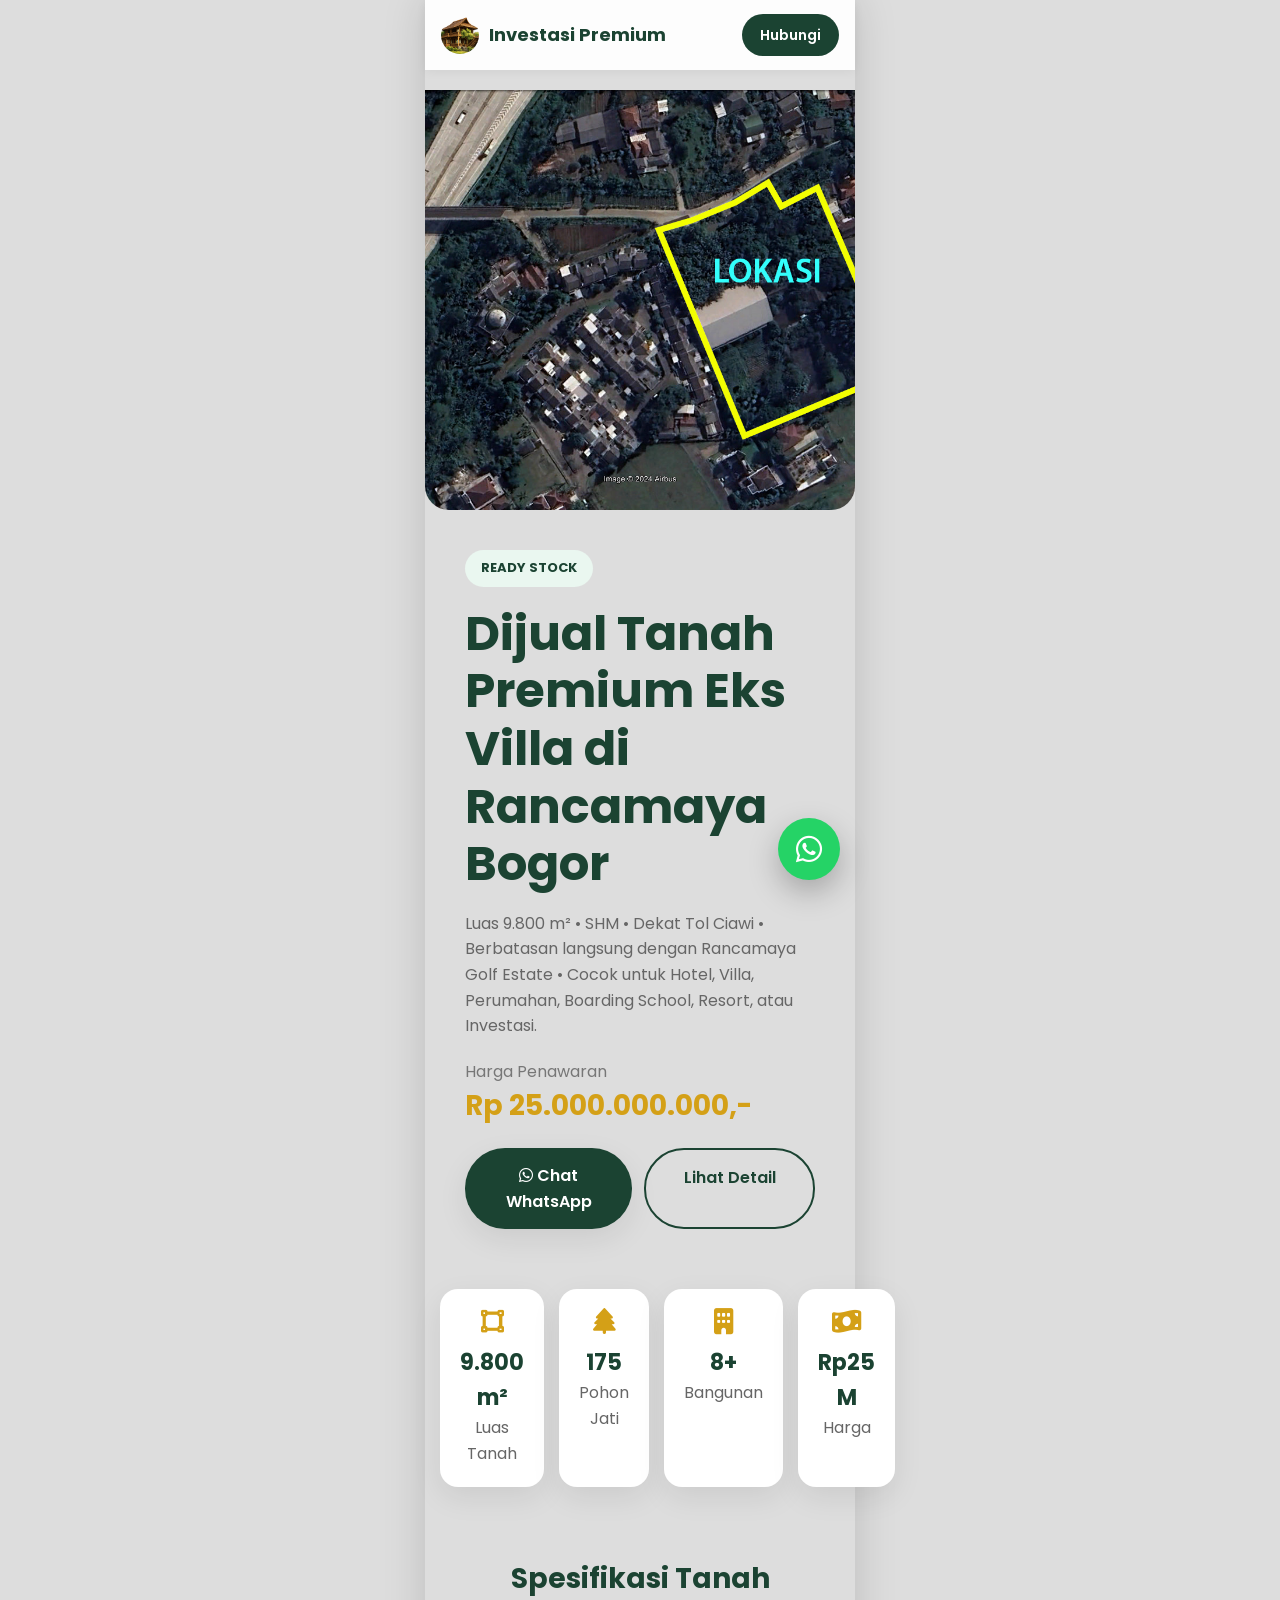
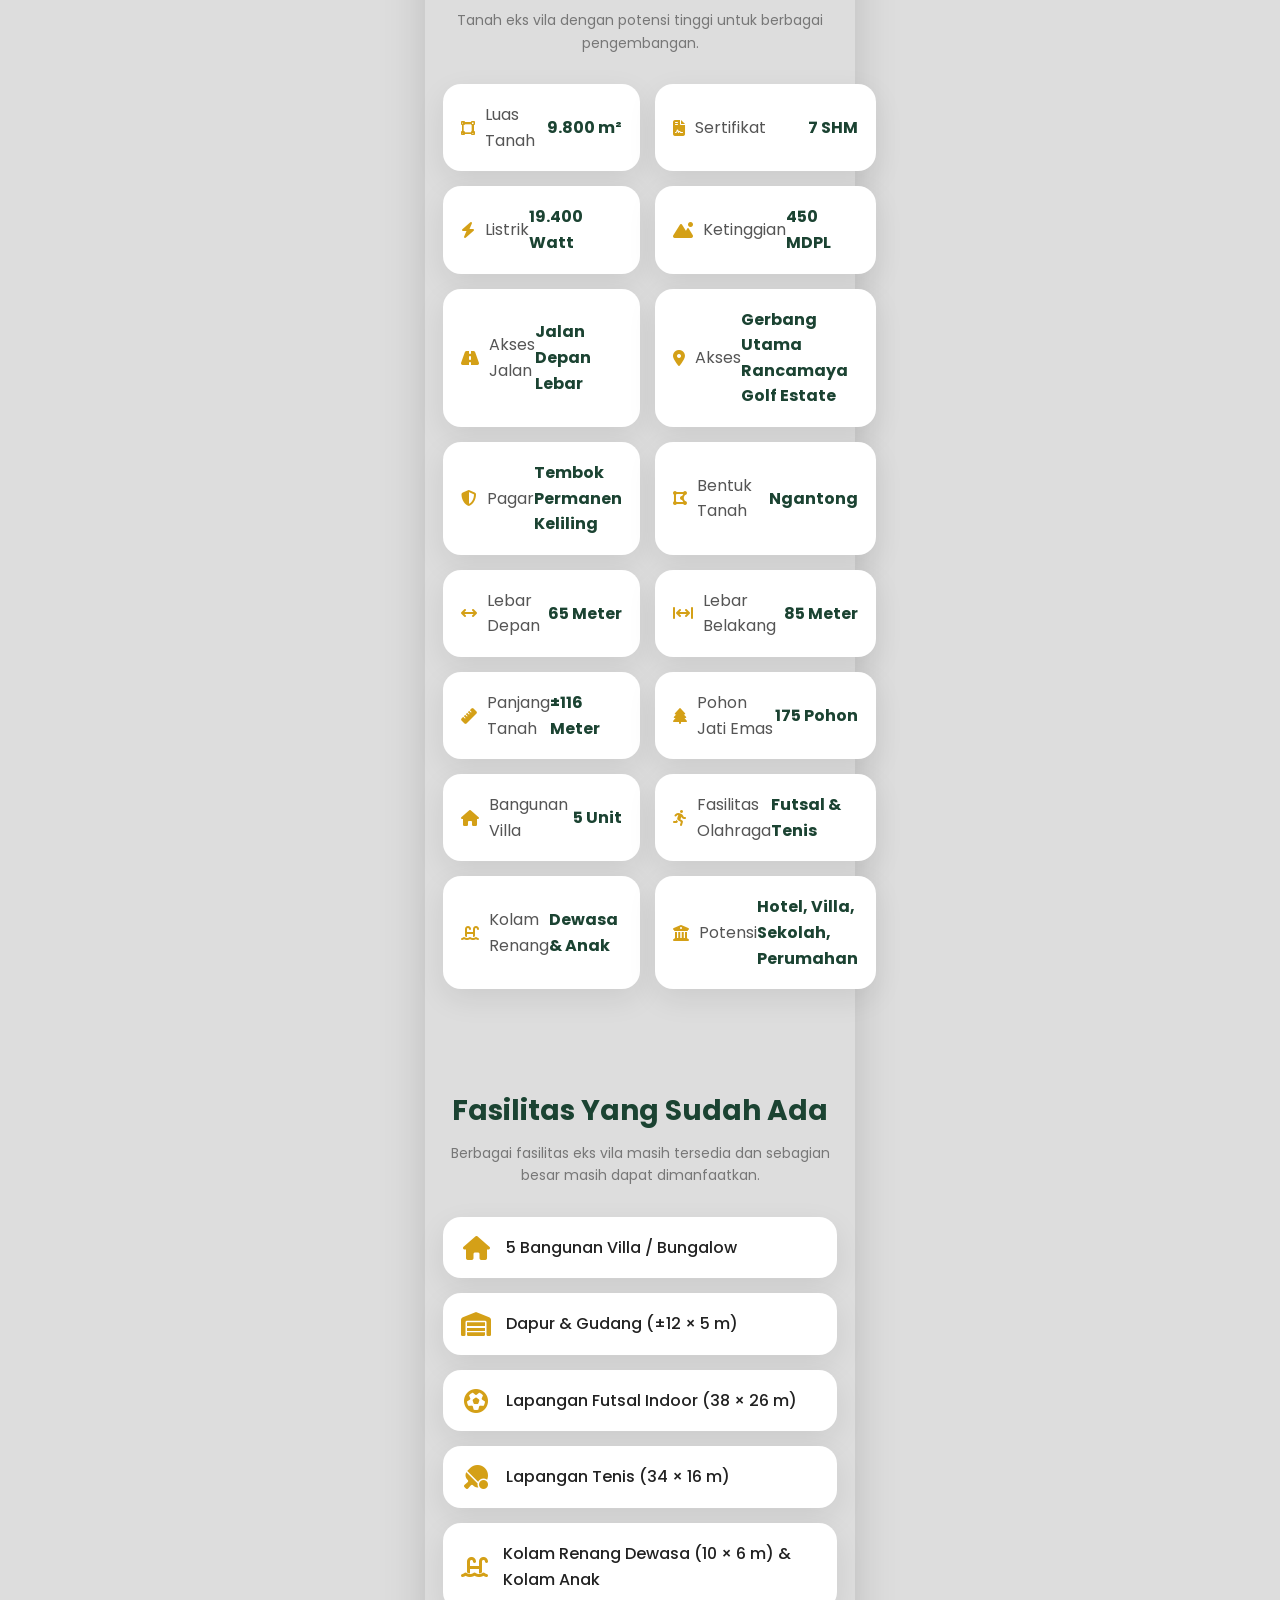
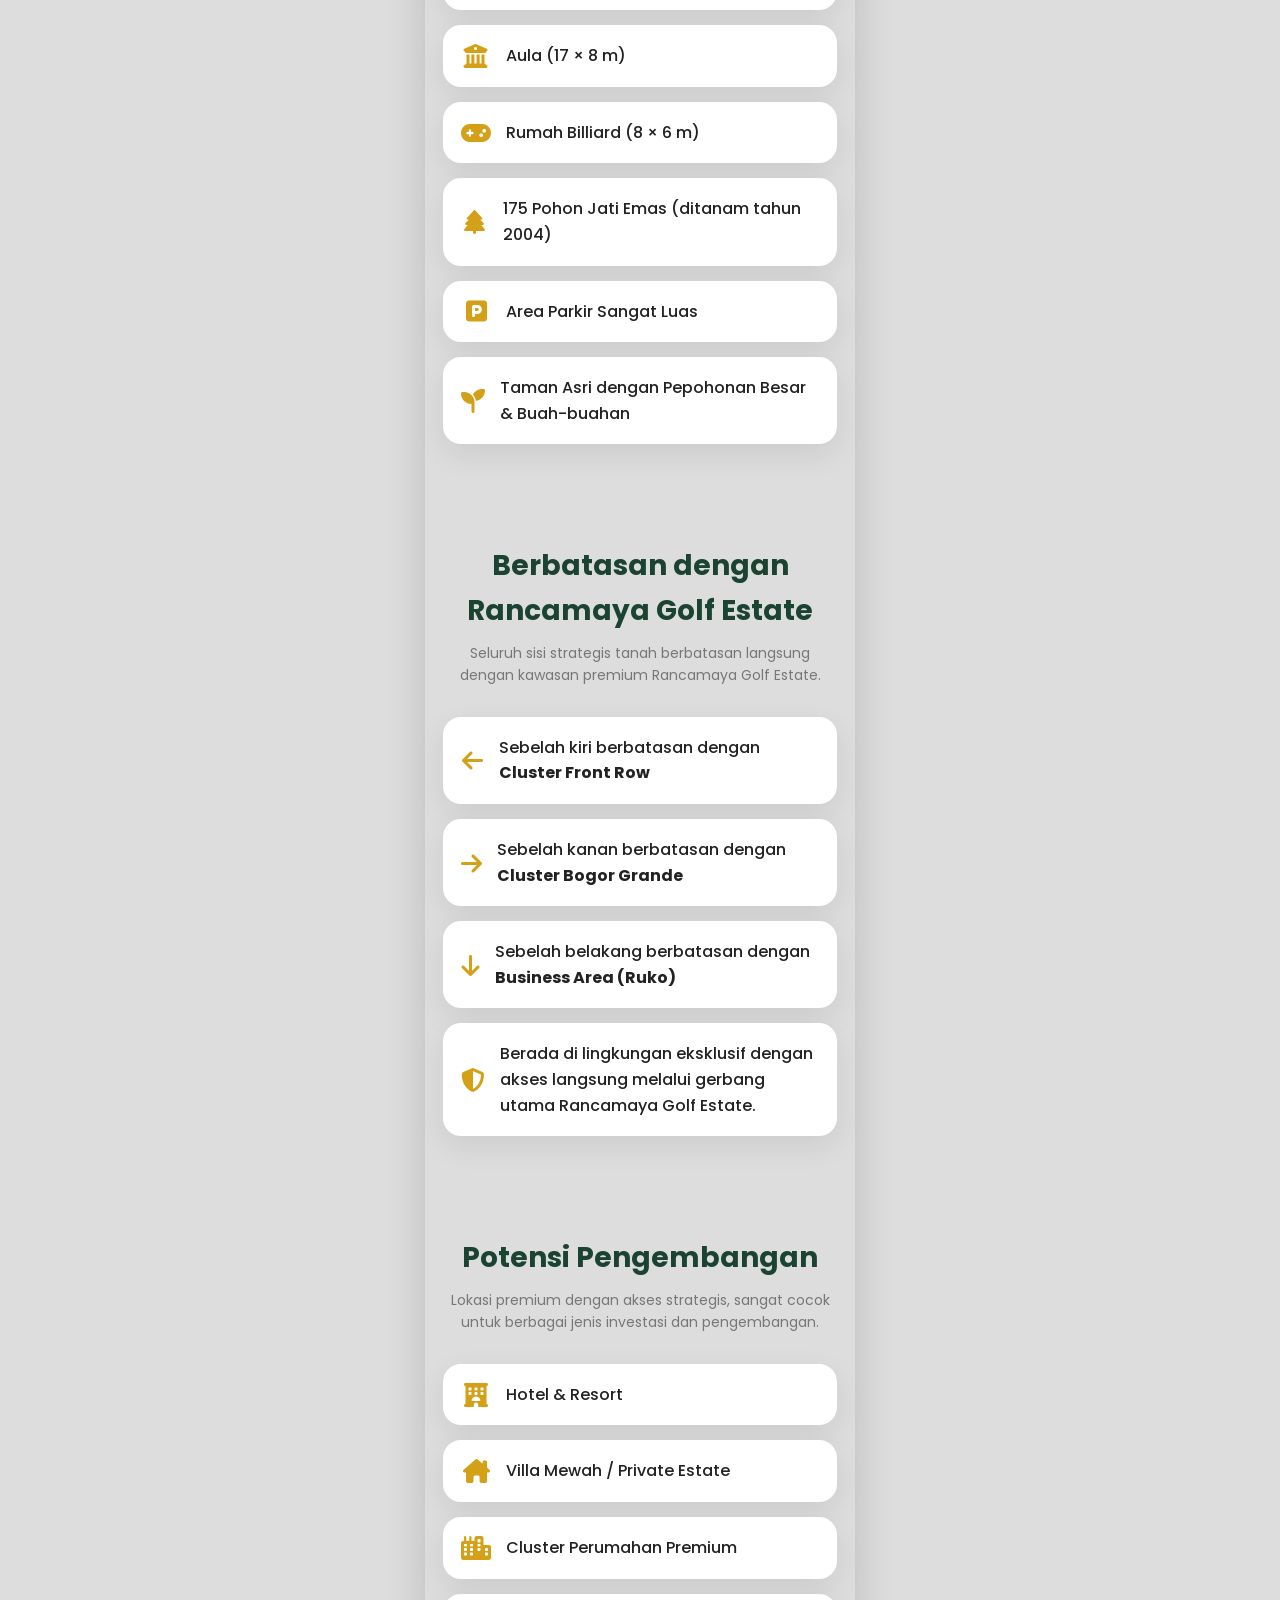
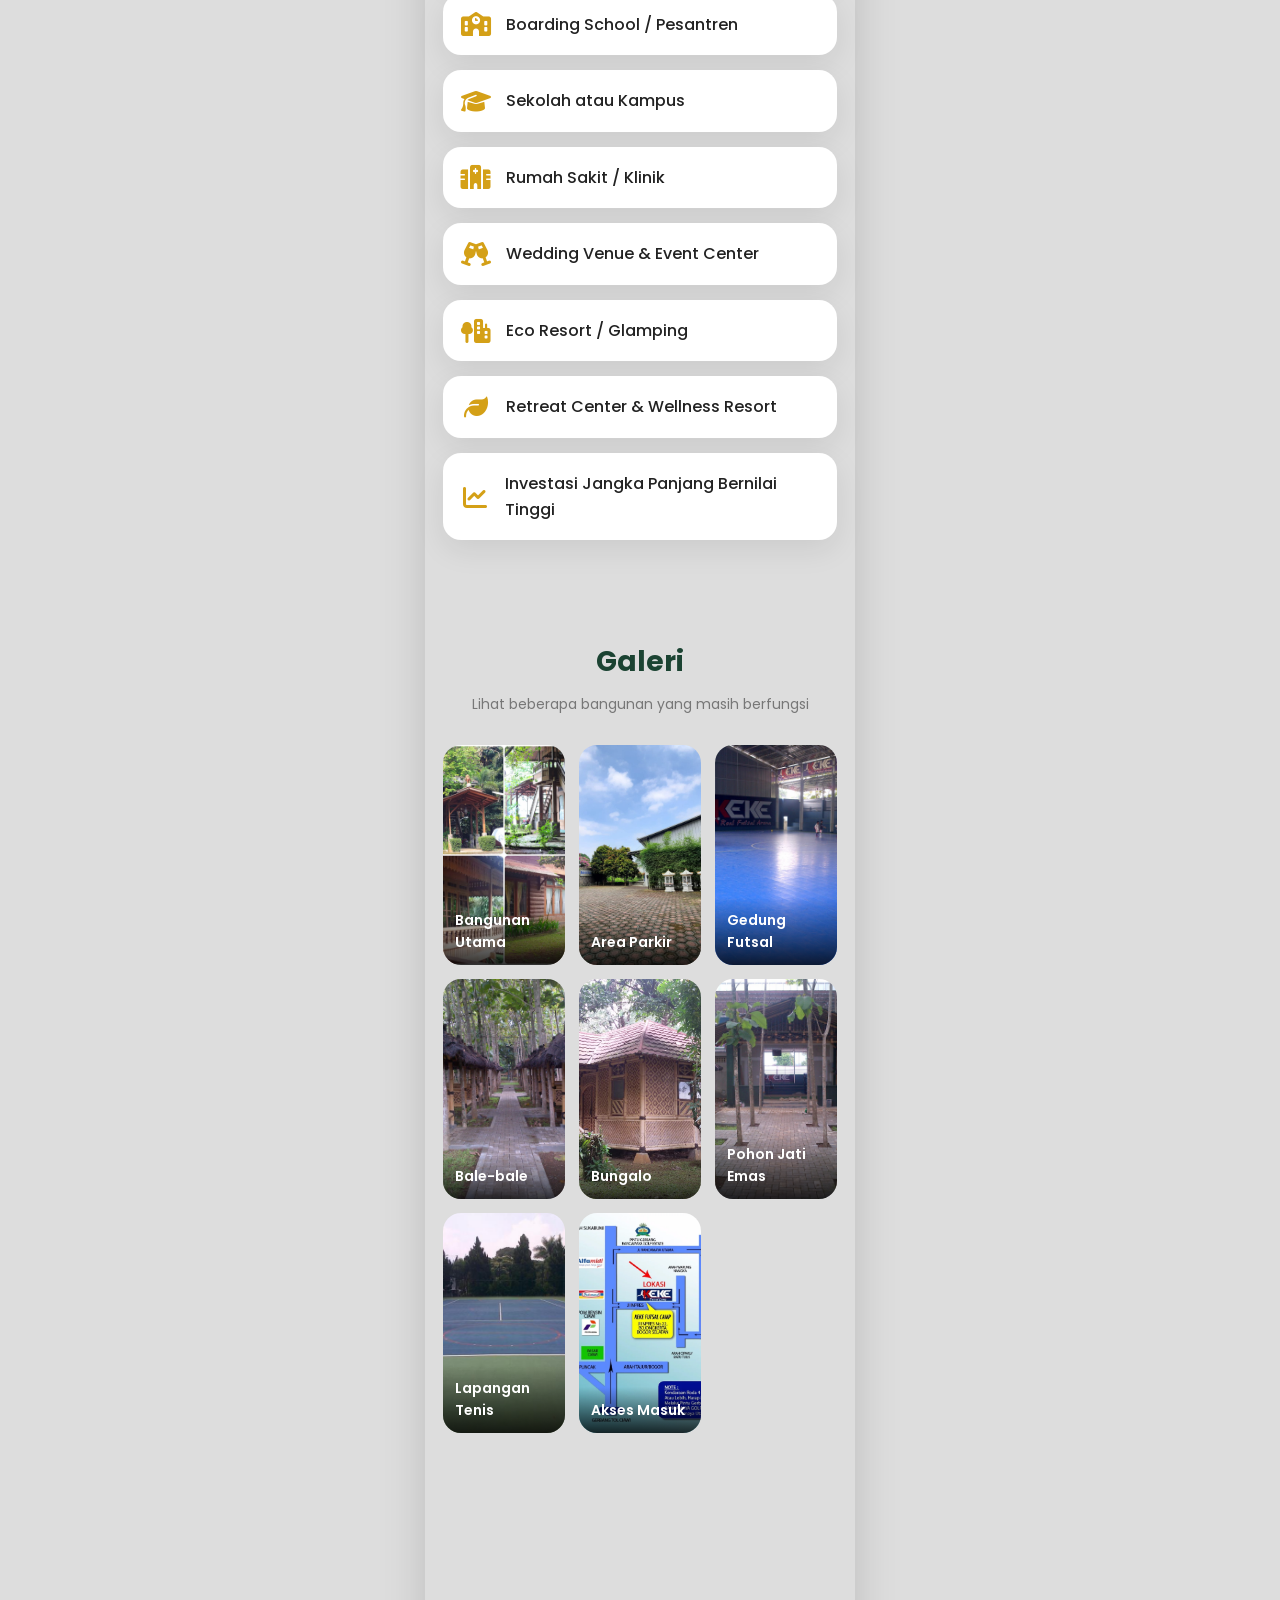
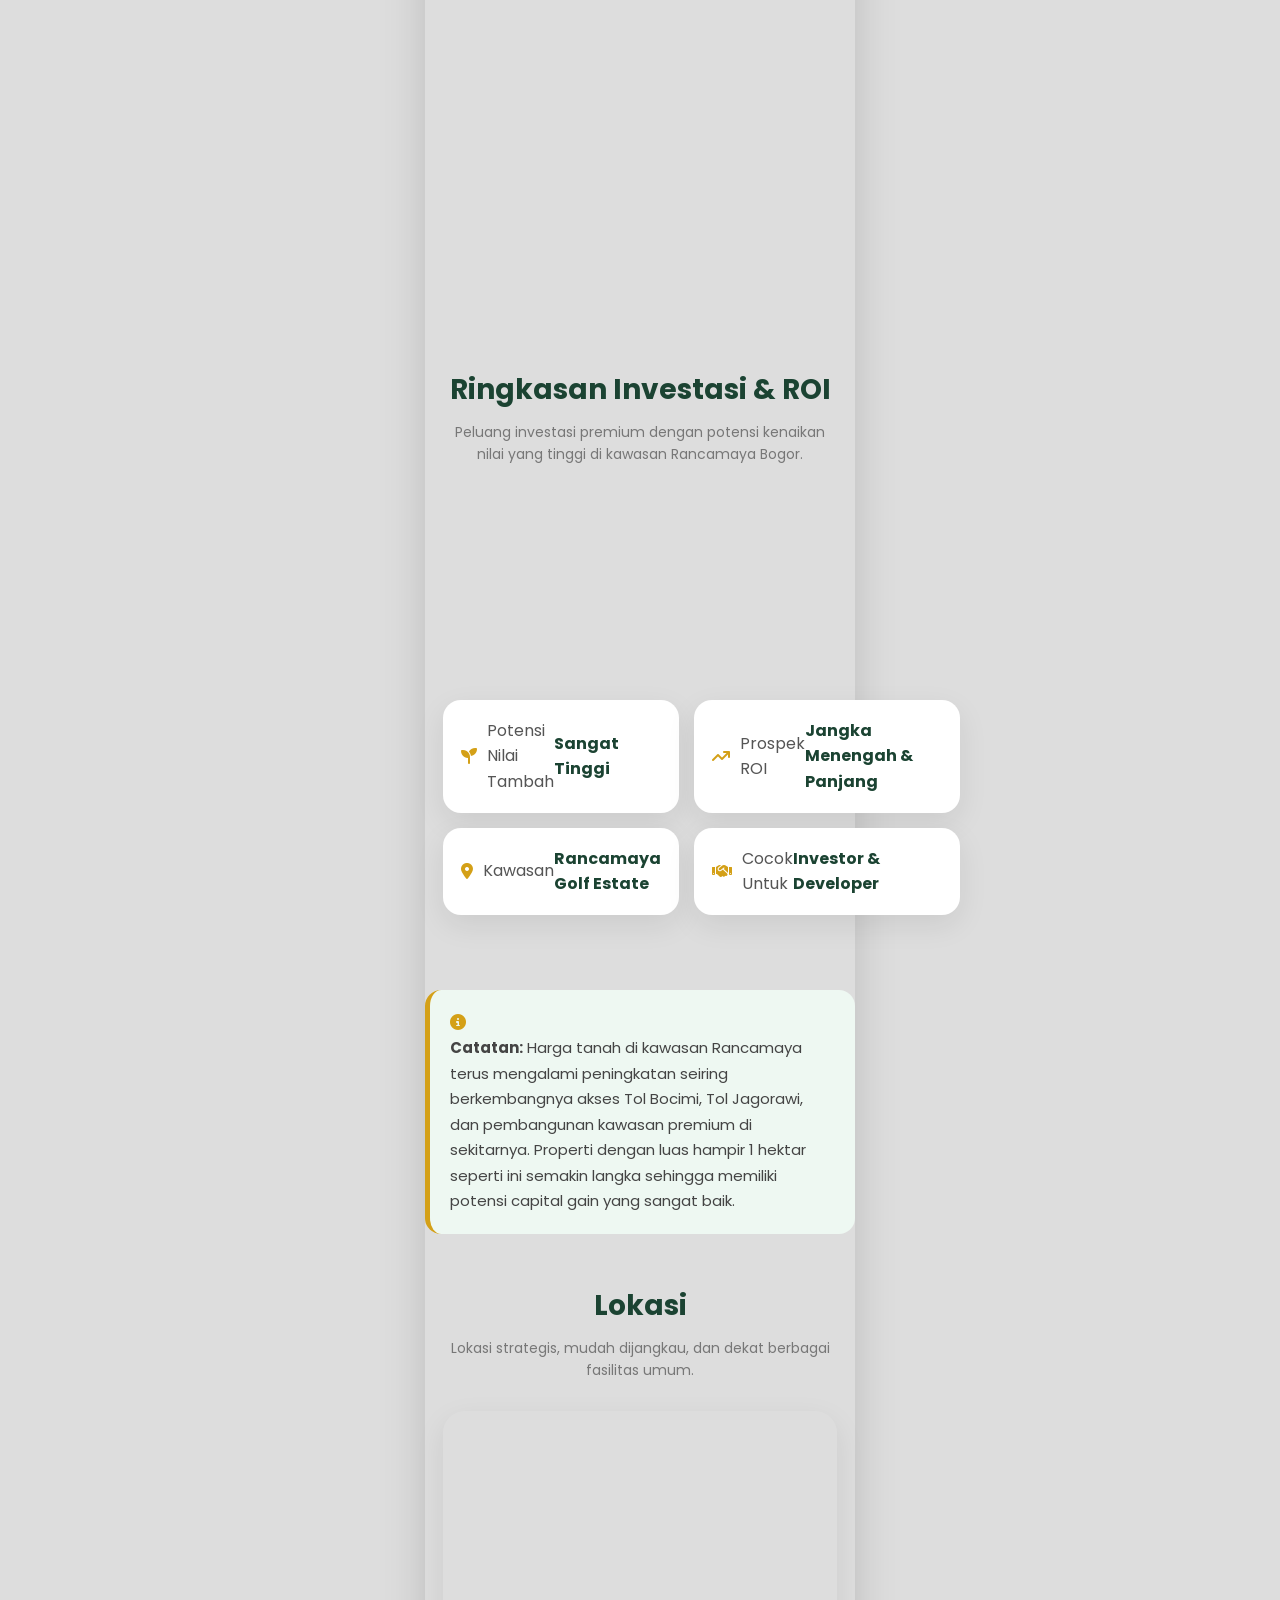
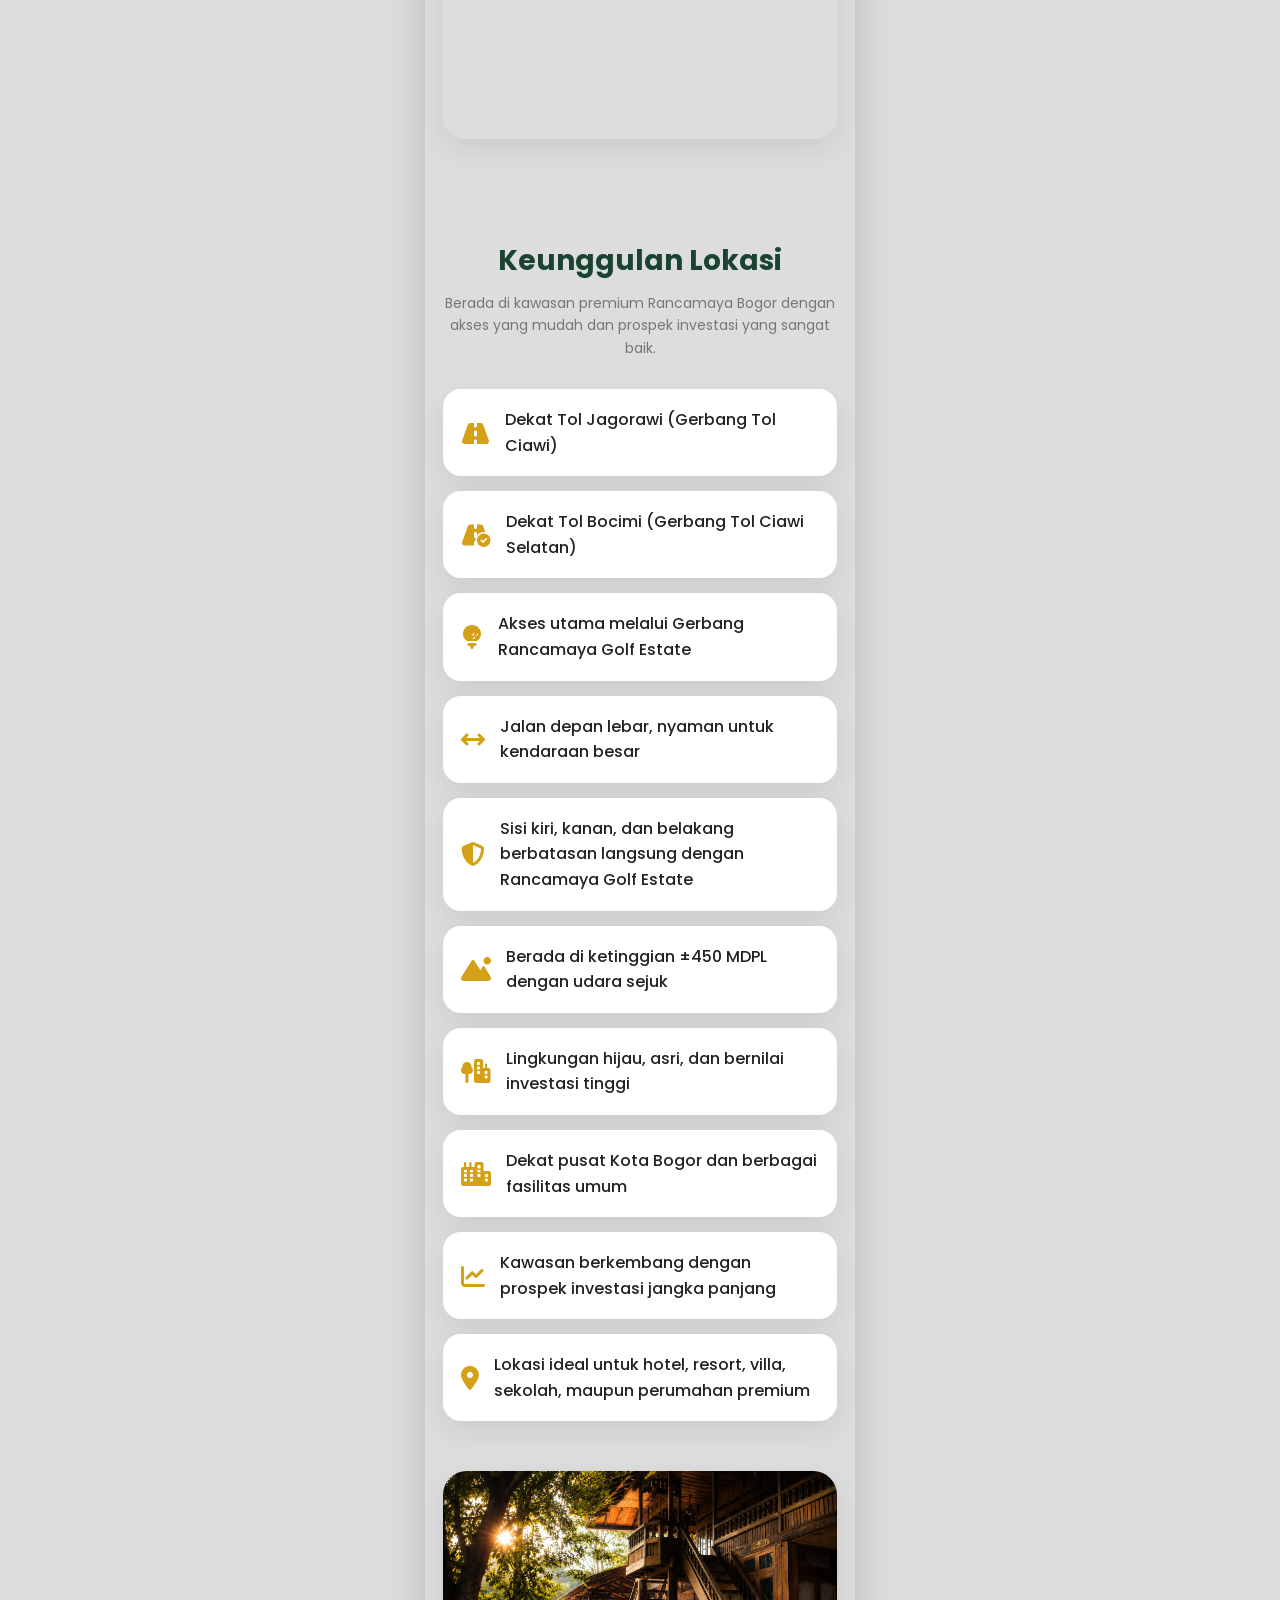
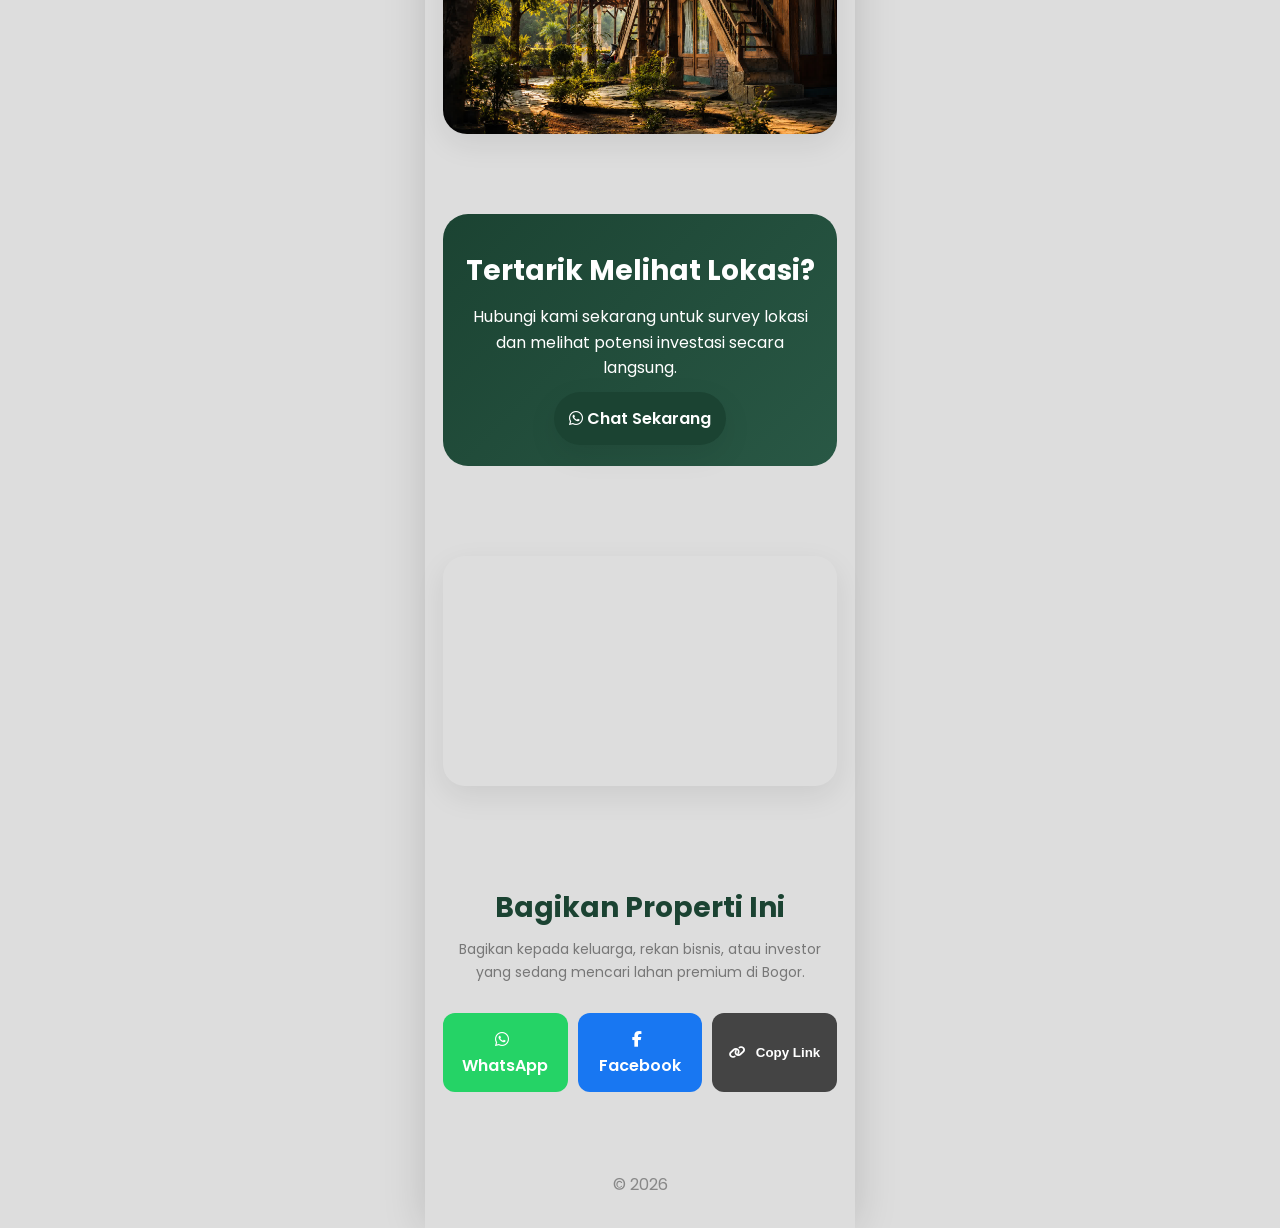
<file: zarqon.html>
<!DOCTYPE html>
<html lang="id">

<head>

<!-- Primary Meta Tags -->
<meta charset="UTF-8">
<meta name="viewport" content="width=device-width, initial-scale=1.0">

<title>
Tanah Eks Villa Dijual di Rancamaya Bogor | 9.800 m² | SHM | Rp25 Miliar
</title>

<meta name="title" content="Tanah Eks Villa Dijual di Rancamaya Bogor | 9.800 m² | Rp25 Miliar">

<meta name="description" content="Dijual tanah eks villa seluas 9.800 m² di Rancamaya Bogor. Dekat Tol Ciawi, akses dari Rancamaya Golf Estate, 7 SHM, cocok untuk hotel, villa, boarding school, resort, atau perumahan.">

<!-- Open Graph / Facebook -->
<meta property="og:type" content="website">
<meta property="og:url" content="https://rontob.github.io/investasi-premium/">
<meta property="og:title" content="Tanah Eks Villa Dijual di Rancamaya Bogor | 9.800 m² | Rp25 Miliar">
<meta property="og:description" content="Tanah eks villa premium seluas 9.800 m² di kawasan Rancamaya Bogor. Dekat Tol Ciawi, akses utama Rancamaya Golf Estate, 7 SHM, cocok untuk hotel, villa mewah, resort, boarding school, dan perumahan.">
<meta property="og:image" content="https://rontob.github.io/investasi-premium/images/cover.jpg">
<meta property="og:image:secure_url" content="https://rontob.github.io/investasi-premium/images/cover.jpg">
<meta property="og:image:type" content="image/jpeg">
<meta property="og:site_name" content="Investasi Premium Rancamaya">
<meta property="og:locale" content="id_ID">

<!-- Twitter Card -->
<meta name="twitter:card" content="summary_large_image">
<meta name="twitter:url" content="https://rontob.github.io/investasi-premium/">
<meta name="twitter:title" content="Tanah Eks Villa Dijual di Rancamaya Bogor | 9.800 m²">
<meta name="twitter:description" content="Lahan premium 9.800 m² di Rancamaya Bogor dengan berbagai fasilitas eks villa. Cocok untuk hotel, resort, villa mewah, boarding school, dan investasi jangka panjang.">
<meta name="twitter:image" content="https://rontob.github.io/investasi-premium/images/cover.jpg">

<!-- Additional SEO -->
<meta name="keywords" content="tanah dijual Rancamaya, tanah Bogor, tanah dekat tol Ciawi, tanah investasi Bogor, lahan hotel Bogor, tanah villa Bogor, tanah resort Bogor, tanah boarding school, tanah perumahan Bogor, Rancamaya Golf Estate">

<meta name="author" content="Ronald 083897906925">
<meta name="robots" content="index,follow">

<link rel="canonical" href="https://rontob.github.io/investasi-premium/">

<link rel="icon" type="image/png" href="images/logo.png">

<meta name="theme-color" content="#1B4332">
    <!-- Google Font -->

    <link rel="preconnect"
        href="https://fonts.googleapis.com">

    <link rel="preconnect"
        href="https://fonts.gstatic.com"
        crossorigin>

    <link href="https://fonts.googleapis.com/css2?family=Poppins:wght@300;400;500;600;700;800&display=swap"
        rel="stylesheet">

    <!-- Font Awesome -->

    <link rel="stylesheet"
        href="https://cdnjs.cloudflare.com/ajax/libs/font-awesome/6.7.2/css/all.min.css">

    <!-- CSS -->

    <link rel="stylesheet"
        href="style.css">

</head>

<body>

<!-- ========================= -->

<header class="header">

<nav class="navbar">

<div class="logo">

<img src="images/logo.png" alt="Logo" loading="lazy">

<span>Investasi Premium</span>

</div>

<a href="https://wa.me/6285710705958?text=Halo,%20saya%20tertarik%20dengan%20Tanah%20Premium%20Eks%20Villa%20di%20Rancamaya%20Bogor.%20Mohon%20informasinya."
class="btn-nav">

Hubungi

</a>

</nav>

</header>

<!-- ========================= -->

<section class="hero">

<img
src="images/cover.jpg"
alt="Rumah Dijual"
class="hero-image"
loading="eager" fetchpriority="high">

<div class="hero-content">

<span class="badge">

READY STOCK

</span>

<h1>
Dijual Tanah Premium Eks Villa di Rancamaya Bogor
</h1>

<p>
Luas 9.800 m² • SHM • Dekat Tol Ciawi • Berbatasan langsung dengan Rancamaya Golf Estate • Cocok untuk Hotel, Villa, Perumahan, Boarding School, Resort, atau Investasi.
</p>

<div class="price">

Harga Penawaran

<strong>
Rp 25.000.000.000,-
</strong>

</div>

<div class="hero-button">

<a

href="https://wa.me/6285710705958?text=Halo,%20saya%20tertarik%20dengan%20Tanah%20Premium%20Eks%20Villa%20di%20Rancamaya%20Bogor.%20Mohon%20informasinya."

class="btn-primary">

<i class="fab fa-whatsapp"></i>

Chat WhatsApp

</a>

<a

href="#spesifikasi"

class="btn-secondary">

Lihat Detail

</a>

</div>

</div>

</section>


<!-- ========================= -->
<!-- QUICK INFO -->
<!-- ========================= -->

<section class="quick-info">

    <div class="item">
        <i class="fa-solid fa-vector-square"></i>
        <h3>9.800 m²</h3>
        <p>Luas Tanah</p>
    </div>

    <div class="item">
        <i class="fa-solid fa-tree"></i>
        <h3>175</h3>
        <p>Pohon Jati</p>
    </div>

    <div class="item">
        <i class="fa-solid fa-building"></i>
        <h3>8+</h3>
        <p>Bangunan</p>
    </div>

    <div class="item">
        <i class="fa-solid fa-money-bill-wave"></i>
        <h3>Rp25 M</h3>
        <p>Harga</p>
    </div>

</section>

<!-- ========================= -->
<!-- SPESIFIKASI -->
<!-- ========================= -->

<section id="spesifikasi" class="section">

    <div class="section-title">
        <h2>Spesifikasi Tanah</h2>
        <p>
            Tanah eks vila dengan potensi tinggi untuk berbagai pengembangan.
        </p>
    </div>

    <div class="spec-card">

        <div>
            <i class="fa-solid fa-vector-square"></i>
            <span>Luas Tanah</span>
            <strong>9.800 m²</strong>
        </div>

        <div>
            <i class="fa-solid fa-file-contract"></i>
            <span>Sertifikat</span>
            <strong>7 SHM</strong>
        </div>

        <div>
            <i class="fa-solid fa-bolt"></i>
            <span>Listrik</span>
            <strong>19.400 Watt</strong>
        </div>

        <div>
            <i class="fa-solid fa-mountain-sun"></i>
            <span>Ketinggian</span>
            <strong>450 MDPL</strong>
        </div>

        <div>
            <i class="fa-solid fa-road"></i>
            <span>Akses Jalan</span>
            <strong>Jalan Depan Lebar</strong>
        </div>

        <div>
            <i class="fa-solid fa-location-dot"></i>
            <span>Akses</span>
            <strong>Gerbang Utama Rancamaya Golf Estate</strong>
        </div>

        <div>
            <i class="fa-solid fa-shield-halved"></i>
            <span>Pagar</span>
            <strong>Tembok Permanen Keliling</strong>
        </div>

        <div>
            <i class="fa-solid fa-draw-polygon"></i>
            <span>Bentuk Tanah</span>
            <strong>Ngantong</strong>
        </div>

        <div>
            <i class="fa-solid fa-arrows-left-right"></i>
            <span>Lebar Depan</span>
            <strong>65 Meter</strong>
        </div>

        <div>
            <i class="fa-solid fa-arrows-left-right-to-line"></i>
            <span>Lebar Belakang</span>
            <strong>85 Meter</strong>
        </div>

        <div>
            <i class="fa-solid fa-ruler"></i>
            <span>Panjang Tanah</span>
            <strong>±116 Meter</strong>
        </div>

        <div>
            <i class="fa-solid fa-tree"></i>
            <span>Pohon Jati Emas</span>
            <strong>175 Pohon</strong>
        </div>

        <div>
            <i class="fa-solid fa-house"></i>
            <span>Bangunan Villa</span>
            <strong>5 Unit</strong>
        </div>

        <div>
            <i class="fa-solid fa-person-running"></i>
            <span>Fasilitas Olahraga</span>
            <strong>Futsal & Tenis</strong>
        </div>

        <div>
            <i class="fa-solid fa-water-ladder"></i>
            <span>Kolam Renang</span>
            <strong>Dewasa & Anak</strong>
        </div>

        <div>
            <i class="fa-solid fa-building-columns"></i>
            <span>Potensi</span>
            <strong>Hotel, Villa, Sekolah, Perumahan</strong>
        </div>

    </div>

</section>

<!-- ====== BAGIAN 2 DIMULAI DI SINI ====== -->
<!-- ========================= -->
<!-- FASILITAS YANG SUDAH ADA -->
<!-- ========================= -->

<section id="fasilitas" class="section">

    <div class="section-title">
        <h2>Fasilitas Yang Sudah Ada</h2>
        <p>
            Berbagai fasilitas eks vila masih tersedia dan sebagian besar masih dapat dimanfaatkan.
        </p>
    </div>

    <div class="feature-list">

        <div class="feature-item">
            <i class="fa-solid fa-house"></i>
            <span>5 Bangunan Villa / Bungalow</span>
        </div>

        <div class="feature-item">
            <i class="fa-solid fa-warehouse"></i>
            <span>Dapur & Gudang (±12 × 5 m)</span>
        </div>

        <div class="feature-item">
            <i class="fa-solid fa-futbol"></i>
            <span>Lapangan Futsal Indoor (38 × 26 m)</span>
        </div>

        <div class="feature-item">
            <i class="fa-solid fa-table-tennis-paddle-ball"></i>
            <span>Lapangan Tenis (34 × 16 m)</span>
        </div>

        <div class="feature-item">
            <i class="fa-solid fa-water-ladder"></i>
            <span>Kolam Renang Dewasa (10 × 6 m) & Kolam Anak</span>
        </div>

        <div class="feature-item">
            <i class="fa-solid fa-building-columns"></i>
            <span>Aula (17 × 8 m)</span>
        </div>

        <div class="feature-item">
            <i class="fa-solid fa-gamepad"></i>
            <span>Rumah Billiard (8 × 6 m)</span>
        </div>

        <div class="feature-item">
            <i class="fa-solid fa-tree"></i>
            <span>175 Pohon Jati Emas (ditanam tahun 2004)</span>
        </div>

        <div class="feature-item">
            <i class="fa-solid fa-square-parking"></i>
            <span>Area Parkir Sangat Luas</span>
        </div>

        <div class="feature-item">
            <i class="fa-solid fa-seedling"></i>
            <span>Taman Asri dengan Pepohonan Besar & Buah-buahan</span>
        </div>

    </div>

</section>

<!-- ========================= -->
<!-- BATAS TANAH -->
<!-- ========================= -->

<section id="batas-tanah" class="section">

    <div class="section-title">
        <h2>Berbatasan dengan Rancamaya Golf Estate</h2>
        <p>
            Seluruh sisi strategis tanah berbatasan langsung dengan kawasan premium
            Rancamaya Golf Estate.
        </p>
    </div>

    <div class="feature-list">

        <div class="feature-item">
            <i class="fa-solid fa-arrow-left"></i>
            <span>
                Sebelah kiri berbatasan dengan <strong>Cluster Front Row</strong>
            </span>
        </div>

        <div class="feature-item">
            <i class="fa-solid fa-arrow-right"></i>
            <span>
                Sebelah kanan berbatasan dengan <strong>Cluster Bogor Grande</strong>
            </span>
        </div>

        <div class="feature-item">
            <i class="fa-solid fa-arrow-down"></i>
            <span>
                Sebelah belakang berbatasan dengan <strong>Business Area (Ruko)</strong>
            </span>
        </div>

        <div class="feature-item">
            <i class="fa-solid fa-shield-halved"></i>
            <span>
                Berada di lingkungan eksklusif dengan akses langsung melalui gerbang utama Rancamaya Golf Estate.
            </span>
        </div>

    </div>

</section>
    
    <!-- ========================= -->
<!-- POTENSI PENGEMBANGAN -->
<!-- ========================= -->

<section id="potensi" class="section">

    <div class="section-title">
        <h2>Potensi Pengembangan</h2>
        <p>
            Lokasi premium dengan akses strategis, sangat cocok untuk berbagai jenis investasi dan pengembangan.
        </p>
    </div>

    <div class="feature-list">

        <div class="feature-item">
            <i class="fa-solid fa-hotel"></i>
            <span>Hotel & Resort</span>
        </div>

        <div class="feature-item">
            <i class="fa-solid fa-house-chimney"></i>
            <span>Villa Mewah / Private Estate</span>
        </div>

        <div class="feature-item">
            <i class="fa-solid fa-city"></i>
            <span>Cluster Perumahan Premium</span>
        </div>

        <div class="feature-item">
            <i class="fa-solid fa-school"></i>
            <span>Boarding School / Pesantren</span>
        </div>

        <div class="feature-item">
            <i class="fa-solid fa-graduation-cap"></i>
            <span>Sekolah atau Kampus</span>
        </div>

        <div class="feature-item">
            <i class="fa-solid fa-hospital"></i>
            <span>Rumah Sakit / Klinik</span>
        </div>

        <div class="feature-item">
            <i class="fa-solid fa-champagne-glasses"></i>
            <span>Wedding Venue & Event Center</span>
        </div>

        <div class="feature-item">
            <i class="fa-solid fa-tree-city"></i>
            <span>Eco Resort / Glamping</span>
        </div>

        <div class="feature-item">
            <i class="fa-solid fa-leaf"></i>
            <span>Retreat Center & Wellness Resort</span>
        </div>

        <div class="feature-item">
            <i class="fa-solid fa-chart-line"></i>
            <span>Investasi Jangka Panjang Bernilai Tinggi</span>
        </div>

    </div>

</section>

<!-- ========================= -->
<!-- GALERI -->
<!-- ========================= -->

    
    <section id="gallery" class="section">

    <div class="section-title">
        <h2>Galeri</h2>
        <p>Lihat beberapa bangunan yang masih berfungsi</p>
    </div>

    <div class="gallery">

        <div class="gallery-item">
            <img src="images/bangunanutama.jpg"
                 alt="Bangunan Utama"
                 loading="lazy"
                 onclick="openImage(this.src)">
            <div class="gallery-caption">Bangunan Utama</div>
        </div>

        <div class="gallery-item">
            <img src="images/parkir.jpeg"
                 alt="Area Parkir Luas"
                 loading="lazy"
                 onclick="openImage(this.src)">
            <div class="gallery-caption">Area Parkir</div>
        </div>

        <div class="gallery-item">
            <img src="images/futsal.jpeg"
                 alt="Gedung Futsal"
                 loading="lazy"
                 onclick="openImage(this.src)">
            <div class="gallery-caption">Gedung Futsal</div>
        </div>

        <div class="gallery-item">
            <img src="images/balebale.jpeg"
                 alt="Dapur"
                 loading="lazy"
                 onclick="openImage(this.src)">
            <div class="gallery-caption">Bale-bale</div>
        </div>

        <div class="gallery-item">
            <img src="images/bungalo.jpeg"
                 alt="Bungalo"
                 loading="lazy"
                 onclick="openImage(this.src)">
            <div class="gallery-caption">Bungalo</div>
        </div>

        <div class="gallery-item">
            <img src="images/pintumasukfutsal.jpeg"
                 alt="Area Masuk Futsal"
                 loading="lazy"
                 onclick="openImage(this.src)">
            <div class="gallery-caption">Pohon Jati Emas</div>
        </div>
        <div class="gallery-item">
            <img src="images/tenis.jpeg"
                 alt="Lapangan Tenis"
                 loading="lazy"
                 onclick="openImage(this.src)">
            <div class="gallery-caption">Lapangan Tenis</div>
        </div>

            <div class="gallery-item">
            <img src="images/map.webp"
                 alt="Map Akses Masuk"
                 loading="lazy"
                 onclick="openImage(this.src)">
            <div class="gallery-caption">Akses Masuk</div>
                </div>
    </div>

    </section>

<!-- ========================= -->
<!-- VIDEO -->
<!-- ========================= -->

<section class="section">

    <div class="section-title">

        <h2>Video</h2>

        <p>
            Silahkan menonton video.
        </p>

    </div>

    <div class="video-box">

        <iframe
            src="https://www.youtube.com/embed/E-bvQVPgO90"
            title="Video 1"
            loading="lazy"
            allowfullscreen>
        </iframe>

    </div>


</section>


    <!-- ========================= -->
<!-- RINGKASAN INVESTASI & ROI -->
<!-- ========================= -->

<section id="investasi" class="section">

    <div class="section-title">
        <h2>Ringkasan Investasi & ROI</h2>
        <p>
            Peluang investasi premium dengan potensi kenaikan nilai yang tinggi di kawasan Rancamaya Bogor.
        </p>
    </div>

    <div class="spec-card">

        <div>
            <i class="fa-solid fa-tags"></i>
            <span>Harga Penawaran</span>
            <strong>Rp 25 Miliar</strong>
        </div>

        <div>
            <i class="fa-solid fa-chart-line"></i>
            <span>Harga per m²</span>
            <strong>± Rp 3,5 Juta</strong>
        </div>

        <div>
            <i class="fa-solid fa-ruler-combined"></i>
            <span>Luas Tanah</span>
            <strong>9.800 m²</strong>
        </div>

        <div>
            <i class="fa-solid fa-building"></i>
            <span>Bangunan Eksisting</span>
            <strong>Masih Bisa Dimanfaatkan</strong>
        </div>

        <div>
            <i class="fa-solid fa-seedling"></i>
            <span>Potensi Nilai Tambah</span>
            <strong>Sangat Tinggi</strong>
        </div>

        <div>
            <i class="fa-solid fa-arrow-trend-up"></i>
            <span>Prospek ROI</span>
            <strong>Jangka Menengah & Panjang</strong>
        </div>

        <div>
            <i class="fa-solid fa-location-dot"></i>
            <span>Kawasan</span>
            <strong>Rancamaya Golf Estate</strong>
        </div>

        <div>
            <i class="fa-solid fa-handshake"></i>
            <span>Cocok Untuk</span>
            <strong>Investor & Developer</strong>
        </div>

    </div>

</section>
    <div class="cta-note">

    <i class="fa-solid fa-circle-info"></i>

    <p>
        <strong>Catatan:</strong> Harga tanah di kawasan Rancamaya terus mengalami peningkatan seiring berkembangnya akses Tol Bocimi, Tol Jagorawi, dan pembangunan kawasan premium di sekitarnya. Properti dengan luas hampir 1 hektar seperti ini semakin langka sehingga memiliki potensi capital gain yang sangat baik.
    </p>

    </div>

<!-- ========================= -->
<!-- LOKASI -->
<!-- ========================= -->

<section id="lokasi" class="section">

    <div class="section-title">
        <h2>Lokasi</h2>
        <p>Lokasi strategis, mudah dijangkau, dan dekat berbagai fasilitas umum.</p>
    </div>

    <div class="map">

              <iframe
            src="https://www.google.com/maps?q=Keke+Futsal+Arena+Bogor&output=embed"
            loading="lazy"
            allowfullscreen
            referrerpolicy="strict-origin-when-cross-origin"
            title="Lokasi Rumah Dijual Cinere Residence">
              </iframe>

    </div>

</section>
<!-- ========================= -->
<!-- KEUNGGULAN LOKASI -->
<!-- ========================= -->

<section id="keunggulan-lokasi" class="section">

    <div class="section-title">
        <h2>Keunggulan Lokasi</h2>
        <p>
            Berada di kawasan premium Rancamaya Bogor dengan akses yang mudah dan prospek investasi yang sangat baik.
        </p>
    </div>

    <div class="feature-list">

        <div class="feature-item">
            <i class="fa-solid fa-road"></i>
            <span>Dekat Tol Jagorawi (Gerbang Tol Ciawi)</span>
        </div>

        <div class="feature-item">
            <i class="fa-solid fa-road-circle-check"></i>
            <span>Dekat Tol Bocimi (Gerbang Tol Ciawi Selatan)</span>
        </div>

        <div class="feature-item">
            <i class="fa-solid fa-golf-ball-tee"></i>
            <span>Akses utama melalui Gerbang Rancamaya Golf Estate</span>
        </div>

        <div class="feature-item">
            <i class="fa-solid fa-arrows-left-right"></i>
            <span>Jalan depan lebar, nyaman untuk kendaraan besar</span>
        </div>

        <div class="feature-item">
            <i class="fa-solid fa-shield-halved"></i>
            <span>Sisi kiri, kanan, dan belakang berbatasan langsung dengan Rancamaya Golf Estate</span>
        </div>

        <div class="feature-item">
            <i class="fa-solid fa-mountain-sun"></i>
            <span>Berada di ketinggian ±450 MDPL dengan udara sejuk</span>
        </div>

        <div class="feature-item">
            <i class="fa-solid fa-tree-city"></i>
            <span>Lingkungan hijau, asri, dan bernilai investasi tinggi</span>
        </div>

        <div class="feature-item">
            <i class="fa-solid fa-city"></i>
            <span>Dekat pusat Kota Bogor dan berbagai fasilitas umum</span>
        </div>

        <div class="feature-item">
            <i class="fa-solid fa-chart-line"></i>
            <span>Kawasan berkembang dengan prospek investasi jangka panjang</span>
        </div>

        <div class="feature-item">
            <i class="fa-solid fa-location-dot"></i>
            <span>Lokasi ideal untuk hotel, resort, villa, sekolah, maupun perumahan premium</span>
        </div>

    </div>

</section>

    <!-- ========================= -->
<!-- FULL IMAGE -->
<!-- ========================= -->

<section class="section image-banner">

    <img
        src="images/art.jpg"
        alt="Investasi Tanah Premium Rancamaya"
        loading="lazy">

</section>
<!-- ========================= -->
<!-- CALL TO ACTION -->
<!-- ========================= -->

<section class="cta">

<h2>

Tertarik Melihat Lokasi?

</h2>

<p>

Hubungi kami sekarang untuk survey lokasi dan melihat potensi investasi secara langsung.
    
</p>

<a
href="https://wa.me/6285710705958?text=Halo,%20saya%20tertarik%20dengan%20Tanah%20Premium%20Eks%20Villa%20di%20Rancamaya%20Bogor.%20Mohon%20informasinya."
class="btn-primary">

<i class="fab fa-whatsapp"></i>

Chat Sekarang

</a>

</section>
    <section class="section">
            <div class="video-box">

        <iframe
            src="https://www.youtube.com/embed/zc4q4cCRBk8"
            title="Video 2"
            loading="lazy"
            allowfullscreen>
        </iframe>

            </div>
            
        </section>
<!-- ========================= -->
<!-- BAGIKAN PROPERTI -->
<!-- ========================= -->

<section class="section" id="share">

    <div class="section-title">
        <h2>Bagikan Properti Ini</h2>
        <p>
            Bagikan kepada keluarga, rekan bisnis, atau investor yang sedang mencari lahan premium di Bogor.
        </p>
    </div>

    <div class="share-buttons">

        <a href="#" id="shareWhatsapp" class="share-btn whatsapp">
            <i class="fab fa-whatsapp"></i>
            WhatsApp
        </a>

        <a href="#" id="shareFacebook" class="share-btn facebook" target="_blank">
            <i class="fab fa-facebook-f"></i>
            Facebook
        </a>

        <button type="button" id="copyLink" class="share-btn copy">
            <i class="fa-solid fa-link"></i>
            Copy Link
        </button>

    </div>

</section>

<!-- ========================= -->
<!-- FOOTER -->
<!-- ========================= -->

<footer>

    <p>
        © 2026 
    </p>

</footer>

<!-- ========================= -->
<!-- FLOATING WHATSAPP -->
<!-- ========================= -->

<a
    href="https://wa.me/6285710705958?text=Halo,%20saya%20tertarik%20dengan%20Tanah%20Premium%20Eks%20Villa%20di%20Rancamaya%20Bogor.%20Mohon%20informasinya."
    class="floating-wa"
    target="_blank"
    aria-label="Chat WhatsApp">

    <i class="fab fa-whatsapp"></i>

</a>

<!-- ========================= -->
<!-- LIGHTBOX -->
<!-- ========================= -->

<div id="imageModal" class="image-modal">

    <span class="close-btn" onclick="closeImage()">&times;</span>

    <img id="modalImg" alt="Foto Properti">

</div>

<!-- ========================= -->
<!-- JAVASCRIPT -->
<!-- ========================= -->

<script src="script.js"></script>

</body>

</html>
</file>
<file: style.css>
/* ======================================================
   LANDING PAGE RUMAH
   STYLE.CSS
   Mobile First
====================================================== */

/* =========================
   RESET
========================= */

*{
    margin:0;
    padding:0;
    box-sizing:border-box;
}

:root{
    --primary:#1B4332;
    --secondary:#D4A017;
    --white:#fff;
    --gray:#777;
    --light:#f5f5f5;
    --radius:18px;
    --shadow:0 10px 30px rgba(0,0,0,.08);
}

html{
    scroll-behavior:smooth;
}

body{
    font-family:'Poppins',sans-serif;
    background:#F7F8FA;
    color:#222;
    line-height:1.6;
}

img{
    width:100%;
    display:block;
    transition:.35s;
}

img:hover{
    filter:brightness(1.03);
}

a{
    text-decoration:none;
}

/* =========================
   SECTION
========================= */

.section{
    padding:50px 18px;
}

.section-title{
    text-align:center;
    margin-bottom:30px;
}

.section-title h2{
    font-size:28px;
    color:var(--primary);
    margin-bottom:8px;
}

.section-title p{
    color:var(--gray);
    font-size:14px;
}

/* =========================
   NAVBAR
========================= */

.header{
    position:fixed;
    top:0;
    left:0;
    width:100%;
    z-index:999;
    background:rgba(255,255,255,.92);
    backdrop-filter:blur(10px);
    box-shadow:0 2px 10px rgba(0,0,0,.05);
}

.navbar{
    height:70px;
    padding:0 16px;
    display:flex;
    justify-content:space-between;
    align-items:center;
}

.logo{
    display:flex;
    align-items:center;
    gap:10px;
    color:var(--primary);
    font-weight:700;
    font-size:18px;
}

.logo img{
    width:38px;
    height:38px;
    border-radius:50%;
}

.btn-nav{
    background:var(--primary);
    color:#fff;
    padding:10px 18px;
    border-radius:30px;
    font-size:14px;
    font-weight:600;
    transition:.3s;
}

.btn-nav:hover{
    background:#255b46;
}

/* =========================
   HERO
========================= */

.hero{
    padding-top:90px;
}

.hero-image{
    height:260px;
    object-fit:cover;
    border-radius:0 0 24px 24px;
}

.hero-content{
    padding:20px;
}

.badge{
    display:inline-block;
    background:#EAF7F0;
    color:var(--primary);
    padding:8px 16px;
    border-radius:30px;
    font-size:13px;
    font-weight:700;
    margin-bottom:18px;
}

.hero-content h1{
    font-size:34px;
    line-height:1.2;
    color:var(--primary);
    margin-bottom:18px;
}

.hero-content p{
    color:#666;
    margin-bottom:20px;
}

.price{
    margin-bottom:25px;
    color:#777;
}

.price strong{
display:block;
font-size:28px;
font-weight:700;
line-height:1.2;
color:var(--secondary);
margin-top:5px;

}

/* =========================
   BUTTON
========================= */

.hero-button{
    display:flex;
    gap:12px;
    flex-wrap:wrap;
}

.btn-primary,
.btn-secondary{
    flex:1;
    padding:15px;
    border-radius:40px;
    text-align:center;
    font-weight:600;
    transition:.3s;
}

.btn-primary{
    background:var(--primary);
    color:#fff;
    box-shadow:var(--shadow);
}

.btn-primary:hover{
    transform:translateY(-3px);
}

.btn-secondary{
    border:2px solid var(--primary);
    color:var(--primary);
}

.btn-secondary:hover{
    background:var(--primary);
    color:#fff;
}

/* =========================
   QUICK INFO
========================= */

.quick-info{
    padding:20px 15px;
    display:grid;
    grid-template-columns:repeat(2,1fr);
    gap:15px;
}

.quick-info .item{
    background:#fff;
    border-radius:18px;
    padding:20px;
    text-align:center;
    box-shadow:var(--shadow);
    transition:.3s;
}

.quick-info .item:hover{
    transform:translateY(-5px);
}

.quick-info i{
    font-size:26px;
    color:var(--secondary);
    margin-bottom:10px;
}

.quick-info h3{
    font-size:22px;
    color:var(--primary);
}

.quick-info p{
    color:#666;
}

/* =========================
   SPESIFIKASI
========================= */

.spec-card{
    display:grid;
    gap:15px;
}

.spec-card div{
    background:#fff;
    padding:18px;
    border-radius:18px;
    display:flex;
    justify-content:space-between;
    align-items:center;
    box-shadow:var(--shadow);
}

.spec-card i{
    color:var(--secondary);
    margin-right:10px;
}

.spec-card span{
    flex:1;
    color:#555;
}

.spec-card strong{
    color:var(--primary);
}

/* =========================
   GALLERY
========================= */

.gallery{
    display:grid;
    grid-template-columns:repeat(2,1fr);
    gap:14px;
}

.gallery-item{
    position:relative;
    overflow:hidden;
    border-radius:18px;
}

.gallery-item img{
    height:170px;
    object-fit:cover;
    cursor:pointer;
    box-shadow:var(--shadow);
}

.gallery-item:hover img{
    transform:scale(1.05);
}

.gallery-caption{
    position:absolute;
    left:0;
    right:0;
    bottom:0;
    padding:12px;
    color:#fff;
    font-size:14px;
    font-weight:600;
    background:linear-gradient(transparent,rgba(0,0,0,.8));
}

/* =========================
   VIDEO
========================= */

.video-box{
    overflow:hidden;
    border-radius:22px;
    box-shadow:var(--shadow);
}

.video-box iframe{
    width:100%;
    aspect-ratio:16/9;
    border:none;
}

/* =========================
   FEATURE
========================= */

.feature-list{
    display:grid;
    gap:15px;
}

.feature-item{
    background:#fff;
    padding:18px;
    border-radius:18px;
    display:flex;
    align-items:center;
    gap:15px;
    font-weight:500;
    box-shadow:var(--shadow);
    transition:.3s;
}

.feature-item:hover{
    transform:translateY(-4px);
}

.feature-item i{
    width:30px;
    text-align:center;
    color:var(--secondary);
    font-size:24px;
}

/* =========================
   MAP
========================= */

.map{
    overflow:hidden;
    border-radius:22px;
    box-shadow:var(--shadow);
}

.map iframe{
    width:100%;
    height:320px;
    border:0;
}

/* =========================
   CTA
========================= */

.cta{
    margin:40px 18px;
    padding:35px 20px;
    text-align:center;
    border-radius:25px;
    color:#fff;
    background:linear-gradient(135deg,var(--primary),#295845);
}

.cta h2{
    font-size:28px;
    margin-bottom:10px;
}

.cta p{
    margin-bottom:25px;
}

/* =========================
   FOOTER
========================= */

footer{
    padding:30px;
    text-align:center;
    color:#888;
}

/* =========================
   FLOATING WA
========================= */

.floating-wa{
    position:fixed;
    right:18px;
    bottom:20px;
    width:62px;
    height:62px;
    border-radius:50%;
    background:#25D366;
    display:flex;
    justify-content:center;
    align-items:center;
    font-size:30px;
    color:#fff;
    box-shadow:0 12px 30px rgba(0,0,0,.25);
    z-index:999;
    animation:waFloat 2s infinite;
}

@keyframes waFloat{
    0%,100%{transform:translateY(0);}
    50%{transform:translateY(-6px);}
}

/* =========================
   SCROLL ANIMATION
========================= */

.hidden{
    opacity:0;
    transform:translateY(30px);
    transition:.8s;
}

.show{
    opacity:1;
    transform:translateY(0);
}

/* =========================
   LIGHTBOX
========================= */

.image-modal{
    position:fixed;
    inset:0;
    background:rgba(0,0,0,.9);
    display:none;
    justify-content:center;
    align-items:center;
    padding:20px;
    z-index:99999;
}

.image-modal img{
    max-width:100%;
    max-height:90%;
    border-radius:20px;
    animation:zoom .3s;
}

.close-btn{
    position:absolute;
    top:20px;
    right:25px;
    color:#fff;
    font-size:45px;
    cursor:pointer;
}

@keyframes zoom{
    from{
        transform:scale(.7);
        opacity:0;
    }
    to{
        transform:scale(1);
        opacity:1;
    }
}

/* =========================
   SCROLLBAR
========================= */

::-webkit-scrollbar{
    width:8px;
}

::-webkit-scrollbar-thumb{
    background:var(--primary);
    border-radius:20px;
}

::-webkit-scrollbar-track{
    background:#eee;
}

/* =========================
   TABLET
========================= */

@media (min-width:768px){

.hero-image{
    height:420px;
}

.hero-content{
    padding:40px;
}

.hero-content h1{
    font-size:48px;
}

.quick-info{
    grid-template-columns:repeat(4,1fr);
}

.spec-card{
    grid-template-columns:repeat(2,1fr);
}

.gallery{
    grid-template-columns:repeat(3,1fr);
}

.gallery-item img{
    height:220px;
}

}

/* =========================
   DESKTOP
========================= */

@media (min-width:1024px){

body{
    max-width:430px;
    margin:auto;
    background:#ddd;
    min-height:100vh;
    box-shadow:0 0 40px rgba(0,0,0,.15);
}

.header{
    max-width:430px;
    left:50%;
    transform:translateX(-50%);
}

.floating-wa{
    right:calc(50% - 200px);
}

   }
/* ==========================
   SHARE BUTTONS
========================== */

.share-buttons{
    display:flex;
    gap:10px;
    flex-wrap:wrap;
    margin-top:20px;
}

.share-btn{
    flex:1;
    padding:14px;
    border:none;
    border-radius:12px;
    text-align:center;
    color:#fff;
    font-weight:600;
    cursor:pointer;
    transition:.3s;
}

.share-btn i{
    margin-right:6px;
}

.whatsapp{
    background:#25D366;
}

.facebook{
    background:#1877F2;
}

.copy{
    background:#444;
}

.share-btn:hover{
    transform:translateY(-3px);
}
.cta-note{
    margin-top:25px;
    padding:20px;
    background:#eef8f2;
    border-left:5px solid var(--secondary);
    border-radius:16px;
}

.cta-note i{
    color:var(--secondary);
    margin-right:8px;
}

.cta-note p{
    margin:0;
    color:#444;
    font-size:15px;
    line-height:1.7;
}
/* =========================
   IMAGE BANNER
========================= */

.image-banner{
    padding:0 18px 40px;
}

.image-banner img{
    width:100%;
    display:block;
    border-radius:24px;
    object-fit:cover;
    box-shadow:var(--shadow);
    transition:.35s;
}

.image-banner img:hover{
    transform:scale(1.02);
}
</file>
